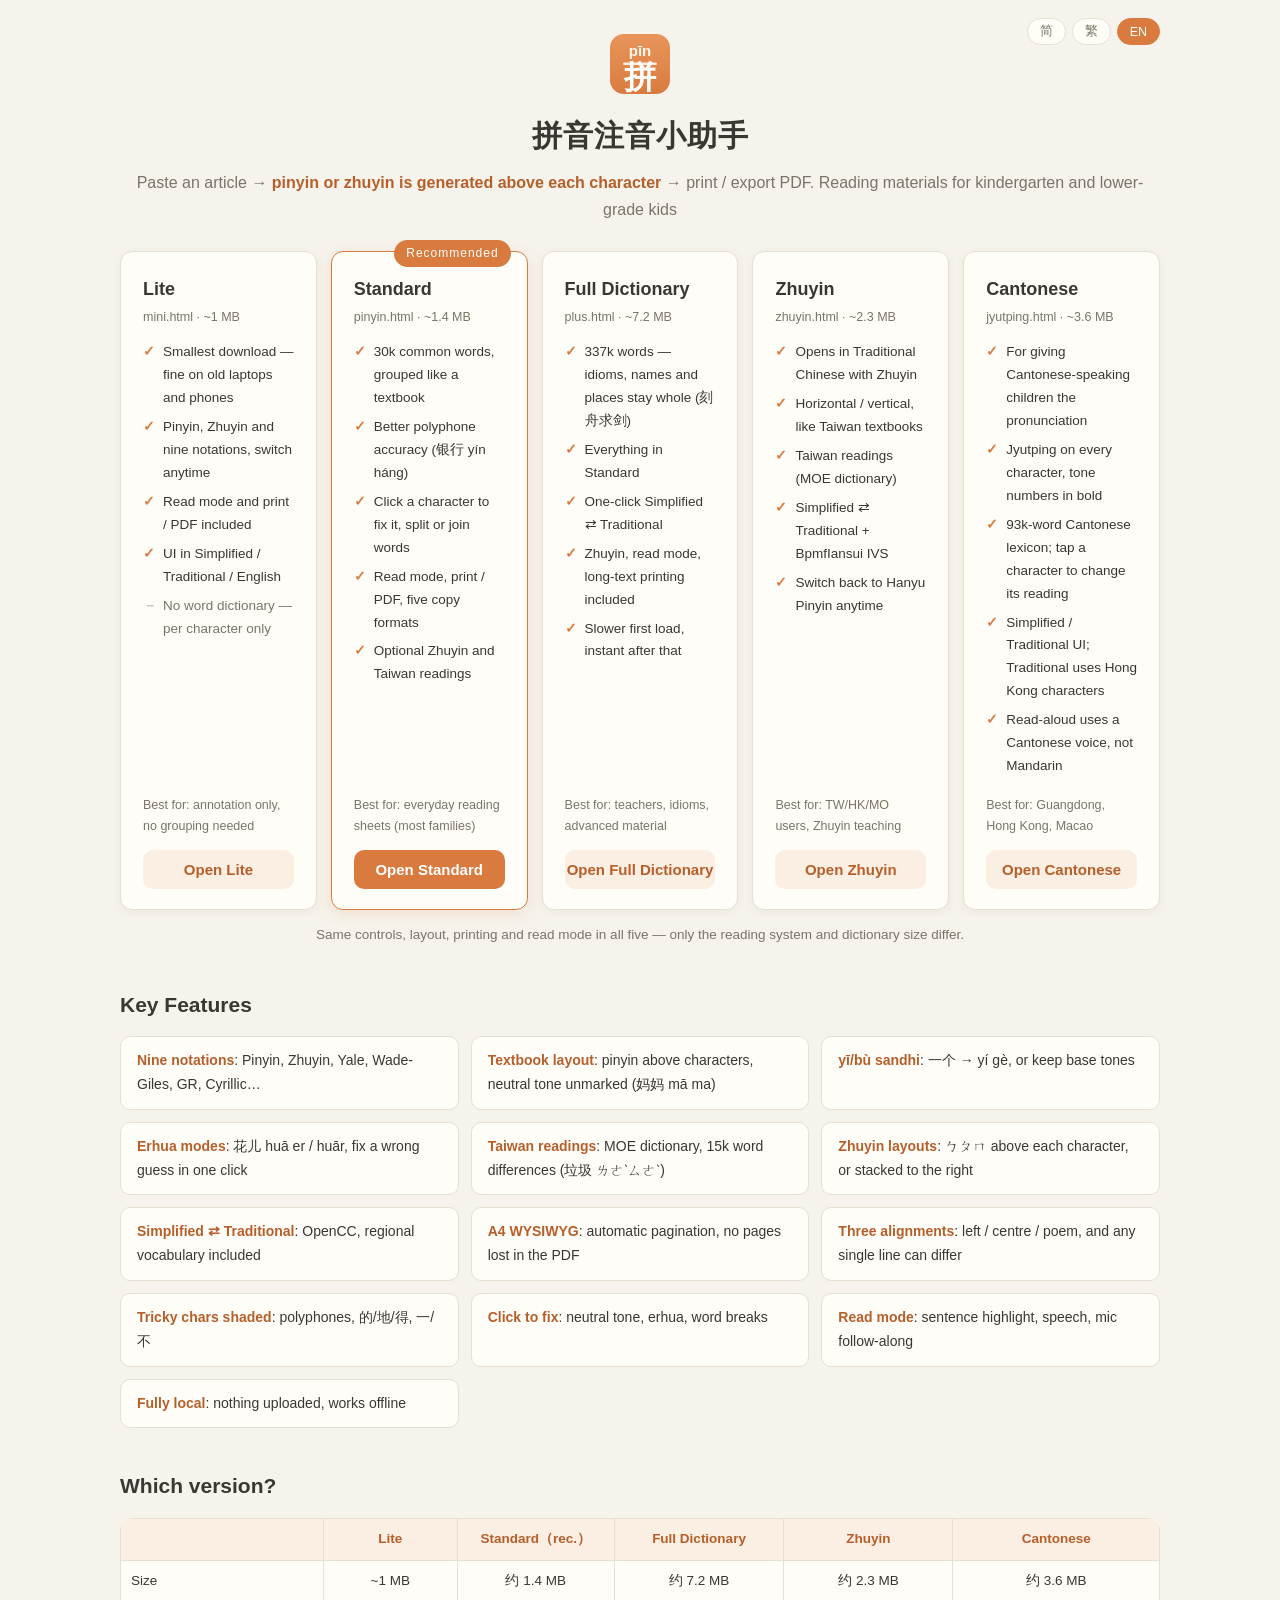
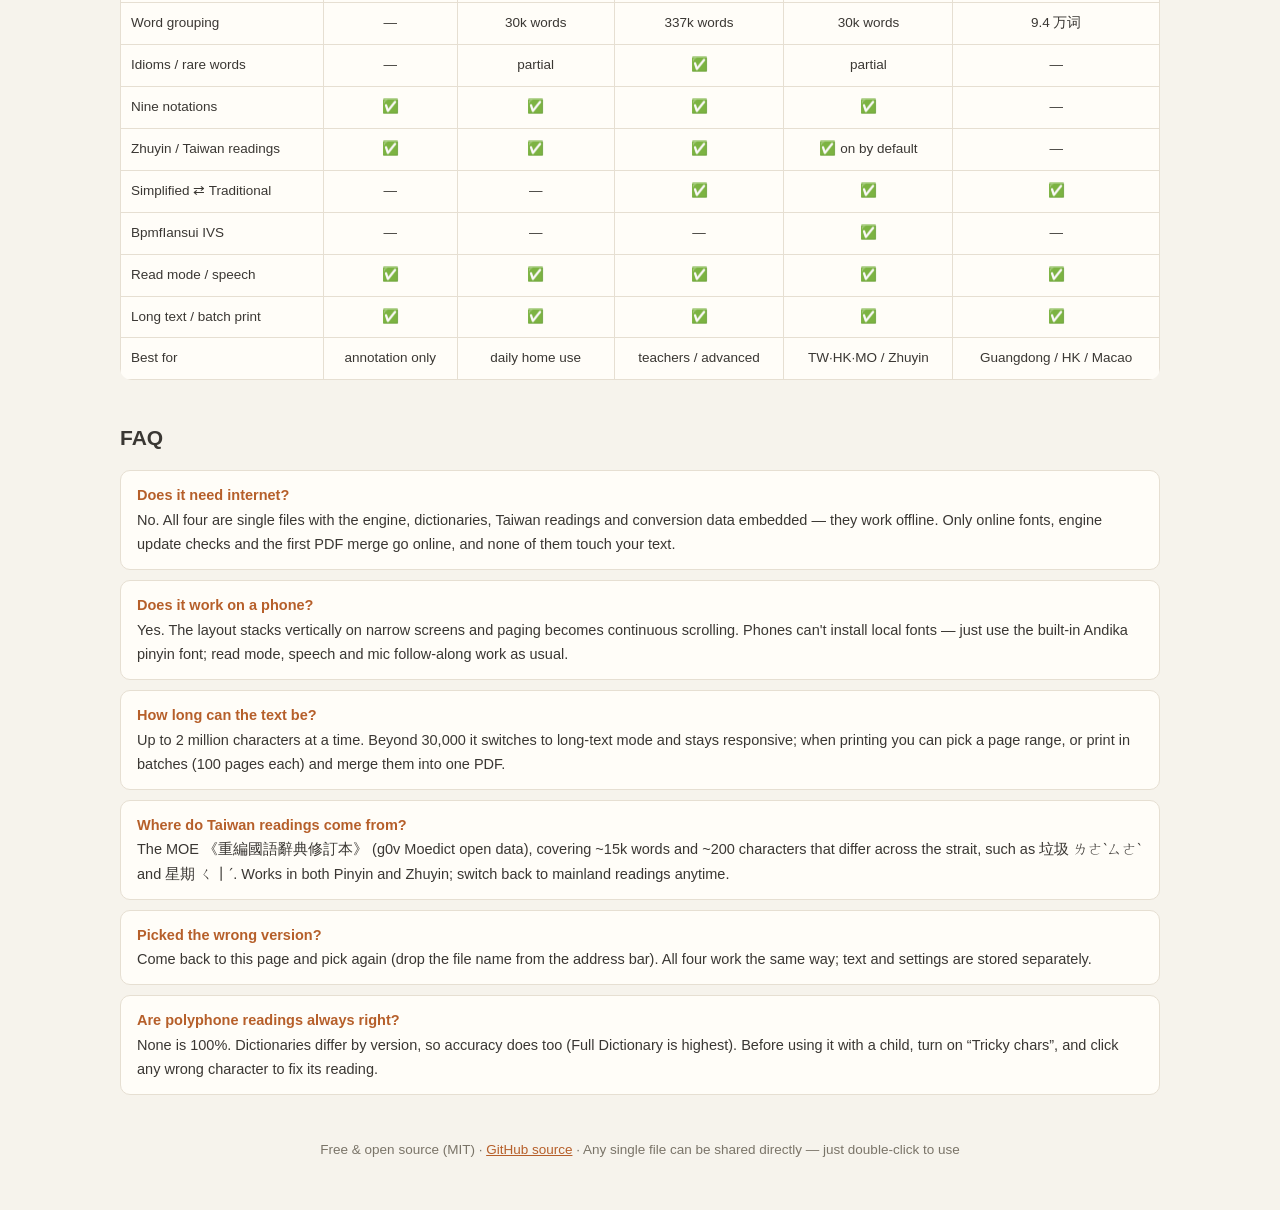
<file: index.html>
<!DOCTYPE html>
<html lang="zh-CN">
<head>
<meta charset="UTF-8">
<meta name="viewport" content="width=device-width, initial-scale=1.0">
<title>拼音注音小助手 - 一键给文章加拼音/注音，教材式注音排版工具</title>
<meta name="description" content="把文章一键转成汉字上方带拼音或注音的读物：教材式排版、一/不变调、轻声儿化自动处理、台湾读音与注音符号（ㄅㄆㄇ，横排/直排）、OpenCC 简繁转换、A4 分页打印导出，纯本地运行离线可用。提供轻量版 / 主线版 / 完整词典版 / 注音版 / 粤语版五个版本。">
<meta name="keywords" content="拼音注音,汉字加拼音,注音工具,拼音排版,儿童拼音读物,一不变调,轻声,儿化音,注音符号,ㄅㄆㄇ,台湾读音,简繁转换,粤语拼音,粤拼,Jyutping,A4打印,离线工具">
<link rel="canonical" href="https://pinyin-annotator.tjsky.net/">
<meta property="og:title" content="拼音注音小助手 - 一键给文章加拼音/注音">
<meta property="og:description" content="教材式上下拼音排版，一/不变调、轻声、儿化按教材习惯自动处理，台湾读音与注音符号、简繁转换，A4 分页打印导出，纯本地离线可用。五个版本按需选择。">
<meta property="og:type" content="website">
<meta property="og:url" content="https://pinyin-annotator.tjsky.net/">
<link rel="icon" type="image/svg+xml" href="data:image/svg+xml,%3Csvg xmlns='http://www.w3.org/2000/svg' viewBox='0 0 64 64'%3E%3Cdefs%3E%3ClinearGradient id='g' x1='0' y1='0' x2='0' y2='1'%3E%3Cstop offset='0' stop-color='%23e8955a'/%3E%3Cstop offset='1' stop-color='%23d97b3f'/%3E%3C/linearGradient%3E%3C/defs%3E%3Crect x='2' y='2' width='60' height='60' rx='14' fill='url(%23g)'/%3E%3Ctext x='32' y='24' text-anchor='middle' font-family='Arial,sans-serif' font-size='15' font-weight='700' fill='%23fff7ec'%3Ep%C4%ABn%3C/text%3E%3Crect x='15' y='30.5' width='34' height='2.5' rx='1.25' fill='%23ffffff' opacity='.85'/%3E%3Ctext x='32' y='56' text-anchor='middle' font-family='KaiTi,STKaiti,SimSun,serif' font-size='32' font-weight='700' fill='%23ffffff'%3E%E6%8B%BC%3C/text%3E%3C/svg%3E">
<script type="application/ld+json">
{
  "@context": "https://schema.org",
  "@type": "WebApplication",
  "name": "拼音注音小助手",
  "url": "https://pinyin-annotator.tjsky.net/",
  "applicationCategory": "UtilitiesApplication",
  "operatingSystem": "Any (web browser)",
  "description": "把文章一键转成汉字上方带拼音或注音的读物：教材式排版、一/不变调、轻声儿化自动处理、台湾读音与注音符号、粤语拼音（粤拼）、简繁转换、A4 分页打印导出，纯本地运行离线可用。",
  "offers": { "@type": "Offer", "price": "0", "priceCurrency": "CNY" },
  "featureList": "教材式上下拼音排版,一/不变调开关,轻声自动不标调,儿化音双模式,智能中文分词,单字手动改读音,易错点高亮,台湾读音(臺灣《重編國語辭典修訂本》),注音符号ㄅㄆㄇ(横排/直排),简繁转换OpenCC,A4 自动分页与打印导出,阅读模式,四种复制格式,三档对齐(左对齐/居中/诗词),粤语拼音(粤拼 Jyutping),离线可用",
  "isAccessibleForFree": true
}
</script>
<style>
  :root {
    --bg: #f6f3ec;
    --paper: #fffdf8;
    --ink: #3a3733;
    --ink-soft: #7a7468;
    --line: #e6dfd2;
    --accent: #d97b3f;
    --accent-dark: #b65f2a;
    --accent-light: #fbeee2;
    --radius: 12px;
  }
  * { box-sizing: border-box; margin: 0; padding: 0; }
  body {
    font-family: "Microsoft YaHei", "PingFang SC", "Microsoft JhengHei", sans-serif;
    background: var(--bg);
    color: var(--ink);
    line-height: 1.7;
    min-height: 100vh;
  }
  .wrap { max-width: 1080px; margin: 0 auto; padding: 32px 20px 48px; }
  /* 界面语言切换（右上角） */
  #lang-sw { position: absolute; top: 18px; right: 20px; display: flex; gap: 6px; }
  #lang-sw button {
    border: 1px solid var(--line); background: var(--paper); color: var(--ink-soft);
    border-radius: 999px; padding: 4px 12px; font-size: 12.5px; cursor: pointer;
  }
  #lang-sw button.on { background: var(--accent); border-color: var(--accent); color: #fff; }
  header.hero { text-align: center; margin-bottom: 28px; }
  header.hero .logo { width: 64px; height: 64px; border-radius: 14px; vertical-align: -14px; }
  header.hero h1 { font-size: 30px; margin-top: 14px; letter-spacing: 1px; }
  header.hero p.tagline { color: var(--ink-soft); margin-top: 8px; font-size: 16px; }
  header.hero p.tagline b { color: var(--accent-dark); }

  /* 老用户记忆跳转条 */
  #resume {
    max-width: 640px; margin: 0 auto 24px; background: var(--paper);
    border: 1px solid var(--line); border-radius: var(--radius);
    padding: 16px 20px; display: flex; align-items: center; gap: 14px; flex-wrap: wrap;
    box-shadow: 0 2px 10px rgba(90,70,40,.06);
  }
  #resume[hidden] { display: none; }
  #resume .msg { flex: 1; min-width: 200px; }
  #resume .msg b { color: var(--accent-dark); }
  #resume button {
    border: 1px solid var(--accent); background: var(--accent); color: #fff;
    border-radius: 8px; padding: 7px 16px; font-size: 14px; cursor: pointer;
  }
  #resume button.ghost { background: transparent; color: var(--accent-dark); }

  /* 版本卡片 */
  .cards { display: grid; grid-template-columns: repeat(5, 1fr); gap: 14px; margin-bottom: 12px; }
  @media (max-width: 1100px) { .cards { grid-template-columns: repeat(3, 1fr); } }
  @media (max-width: 760px) { .cards { grid-template-columns: 1fr 1fr; } }
  @media (max-width: 560px) { .cards { grid-template-columns: 1fr; } }
  .card {
    background: var(--paper); border: 1px solid var(--line); border-radius: var(--radius);
    padding: 22px 22px 20px; position: relative; display: flex; flex-direction: column;
    box-shadow: 0 2px 10px rgba(90,70,40,.06);
  }
  .card.reco { border-color: var(--accent); box-shadow: 0 4px 16px rgba(217,123,63,.16); }
  .badge {
    position: absolute; top: -12px; right: 16px; background: var(--accent); color: #fff;
    font-size: 12px; padding: 3px 12px; border-radius: 999px; letter-spacing: 1px;
  }
  .card h2 { font-size: 18px; margin-bottom: 2px; }
  .card .file { color: var(--ink-soft); font-size: 12.5px; margin-bottom: 10px; }
  .card ul { list-style: none; margin: 0 0 14px; flex: 1; }
  .card li { padding: 3px 0 3px 20px; position: relative; font-size: 13.5px; color: var(--ink); }
  .card li::before { content: "✓"; position: absolute; left: 0; color: var(--accent); font-weight: 700; }
  .card li.dim::before { content: "－"; color: #c9c2b4; }
  .card li.dim { color: var(--ink-soft); }
  .card .size { font-size: 12.5px; color: var(--ink-soft); margin-bottom: 12px; }
  .card .go {
    display: block; text-align: center; text-decoration: none;
    background: var(--accent); color: #fff; border: none; border-radius: 10px;
    padding: 11px 0; font-size: 15px; font-weight: 600; cursor: pointer; width: 100%;
  }
  .card .go:hover { background: var(--accent-dark); }
  .card .go.plain { background: var(--accent-light); color: var(--accent-dark); }
  .card .go.plain:hover { background: #f6dfc9; }

  /* Plus 预取进度 */
  #progress {
    max-width: 640px; margin: 20px auto 0; background: var(--paper);
    border: 1px solid var(--line); border-radius: var(--radius); padding: 16px 20px;
  }
  #progress[hidden] { display: none; }
  #progress .bar { position: relative; height: 10px; background: var(--accent-light); border-radius: 999px; overflow: hidden; margin-top: 10px; }
  #progress .bar i { display: block; height: 100%; width: 0; background: var(--accent); border-radius: 999px; transition: width .15s; }
  /* 不确定进度：流动光带（准备中/无法获取进度时，避免看起来卡死在 0%） */
  #progress .bar.indet::after {
    content: ""; position: absolute; top: 0; left: -40%; width: 40%; height: 100%;
    background: linear-gradient(90deg, transparent, var(--accent), transparent);
    animation: indet-slide 1.1s linear infinite;
  }
  @keyframes indet-slide { to { left: 100%; } }
  #progress .txt { font-size: 13.5px; color: var(--ink-soft); }
  #progress .txt b { color: var(--accent-dark); }

  /* 通用区块 */
  section { margin-top: 40px; }
  section > h2 { font-size: 21px; margin-bottom: 14px; }
  .feat { display: grid; grid-template-columns: repeat(3, 1fr); gap: 12px; }
  @media (max-width: 860px) { .feat { grid-template-columns: 1fr 1fr; } }
  @media (max-width: 560px) { .feat { grid-template-columns: 1fr; } }
  .feat div { background: var(--paper); border: 1px solid var(--line); border-radius: 10px; padding: 12px 16px; font-size: 14px; }
  .feat b { color: var(--accent-dark); }
  table { width: 100%; border-collapse: collapse; background: var(--paper); border-radius: var(--radius); overflow: hidden; font-size: 13.5px; }
  th, td { border: 1px solid var(--line); padding: 9px 10px; text-align: center; }
  th { background: var(--accent-light); color: var(--accent-dark); font-weight: 600; }
  td:first-child, th:first-child { text-align: left; }
  .faq div { background: var(--paper); border: 1px solid var(--line); border-radius: 10px; padding: 12px 16px; margin-bottom: 10px; font-size: 14.5px; }
  .faq b { color: var(--accent-dark); }
  .same-note { text-align: center; color: var(--ink-soft); font-size: 13.5px; margin-top: 14px; }
  .tbl-wrap { overflow-x: auto; -webkit-overflow-scrolling: touch; }
  .tbl-wrap table { min-width: 560px; }
  footer { margin-top: 44px; text-align: center; color: var(--ink-soft); font-size: 13.5px; }
  footer a { color: var(--accent-dark); }
</style>
<!--analytics--><script>(function(){if(location.protocol==="file:")return;var s=document.createElement("script");s.defer=1;s.src="https://ana.tjsky.net/main.js";s.setAttribute("data-website-id","e374fa27-fdaa-4c61-a7f1-4e13b8de767c");document.head.appendChild(s)})()</script></head>
<body>
<div class="wrap" style="position:relative;">
  <div id="lang-sw" role="group" aria-label="Language">
    <button type="button" data-lang="cn" class="on">简</button>
    <button type="button" data-lang="tw">繁</button>
    <button type="button" data-lang="en">EN</button>
  </div>
  <header class="hero">
    <svg class="logo" xmlns="http://www.w3.org/2000/svg" viewBox="0 0 64 64" aria-hidden="true"><defs><linearGradient id="g" x1="0" y1="0" x2="0" y2="1"><stop offset="0" stop-color="#e8955a"/><stop offset="1" stop-color="#d97b3f"/></linearGradient></defs><rect x="2" y="2" width="60" height="60" rx="14" fill="url(#g)"/><text x="32" y="24" text-anchor="middle" font-family="Arial,sans-serif" font-size="15" font-weight="700" fill="#fff7ec">pīn</text><rect x="15" y="30.5" width="34" height="2.5" rx="1.25" fill="#ffffff" opacity=".85"/><text x="32" y="56" text-anchor="middle" font-family="KaiTi,STKaiti,SimSun,serif" font-size="32" font-weight="700" fill="#ffffff">拼</text></svg>
    <h1 data-i18n="hd.title">拼音注音小助手</h1>
    <p class="tagline" data-i18n="hd.tagline">粘贴文章 → <b>汉字上方自动生成拼音 / 注音</b> → 打印 / 导出 PDF，专为幼儿园到小学低年级的孩子做朗读材料</p>
  </header>

  <div id="resume" hidden>
    <span class="msg"><span data-i18n="resume.used">上次使用：</span><b id="resume-name"></b>，<b id="resume-sec">3</b> <span data-i18n="resume.auto">秒后自动进入</span></span>
    <button id="resume-go" type="button" data-i18n="resume.go">立即进入</button>
    <button id="resume-cancel" type="button" class="ghost" data-i18n="resume.cancel">换个版本</button>
  </div>

  <div class="cards">
    <div class="card" id="card-mini">
      <h2 data-i18n="v.mini.name">轻量版</h2>
      <p class="file">mini.html · <span data-i18n="v.mini.size">约 1 MB</span></p>
      <ul>
        <li data-i18n="v.mini.li1">体积最小，老电脑、旧手机也带得动</li>
        <li data-i18n="v.mini.li2">拼音、注音、九种写法随便切</li>
        <li data-i18n="v.mini.li3">阅读模式、打印 PDF 一样不少</li>
        <li data-i18n="v.mini.li4">界面简 / 繁 / EN 可切换</li>
        <li class="dim" data-i18n="v.mini.li5">没有词组词典，只能逐字注音</li>
      </ul>
      <p class="size" data-i18n="v.mini.fit">适合：只要能注音排版，不挑分词</p>
      <button class="go plain" data-ver="mini" data-i18n="v.mini.go">打开轻量版</button>
    </div>

    <div class="card reco" id="card-pinyin">
      <span class="badge" data-i18n="v.badge">推荐</span>
      <h2 data-i18n="v.pinyin.name">主线版</h2>
      <p class="file">pinyin.html · <span data-i18n="v.pinyin.size">约 1.4 MB</span></p>
      <ul>
        <li data-i18n="v.pinyin.li1">3 万常用词，按词连排更像课本</li>
        <li data-i18n="v.pinyin.li2">多音字更准（银行 yín háng）</li>
        <li data-i18n="v.pinyin.li3">点字改读音、手动断词</li>
        <li data-i18n="v.pinyin.li4">阅读模式、打印 PDF、五种复制</li>
        <li data-i18n="v.pinyin.li5">可切注音符号与台湾读音</li>
      </ul>
      <p class="size" data-i18n="v.pinyin.fit">适合：日常给孩子做朗读材料（多数家庭够用）</p>
      <button class="go" data-ver="pinyin" data-i18n="v.pinyin.go">打开主线版</button>
    </div>

    <div class="card" id="card-plus">
      <h2 data-i18n="v.plus.name">完整词典版</h2>
      <p class="file">plus.html · <span data-i18n="v.plus.size">约 7.2 MB</span></p>
      <ul>
        <li data-i18n="v.plus.li1">33.7 万词，成语人名地名整词排（刻舟求剑）</li>
        <li data-i18n="v.plus.li2">含主线版全部功能</li>
        <li data-i18n="v.plus.li3">简 ⇄ 繁一键转换</li>
        <li data-i18n="v.plus.li4">注音、阅读模式、长文打印都在</li>
        <li data-i18n="v.plus.li5">首次加载慢一点，之后浏览器缓存秒开</li>
      </ul>
      <p class="size" data-i18n="v.plus.fit">适合：老师做成语 / 进阶教材</p>
      <button class="go plain" data-ver="plus" data-i18n="v.plus.go">打开完整词典版</button>
    </div>

    <div class="card" id="card-zhuyin">
      <h2 data-i18n="v.zhuyin.name">注音版</h2>
      <p class="file">zhuyin.html · <span data-i18n="v.zhuyin.size">约 2.3 MB</span></p>
      <ul>
        <li data-i18n="v.zhuyin.li1">打开就是繁体界面 + 注音符号</li>
        <li data-i18n="v.zhuyin.li2">横排 / 直排，像台湾课本</li>
        <li data-i18n="v.zhuyin.li3">台湾读音（教育部《重編國語辭典修訂本》）</li>
        <li data-i18n="v.zhuyin.li4">简 ⇄ 繁转换 + 注音芫荽 IVS</li>
        <li data-i18n="v.zhuyin.li5">也能切回汉语拼音</li>
      </ul>
      <p class="size" data-i18n="v.zhuyin.fit">适合：港澳台用户、注音教学</p>
      <button class="go plain" data-ver="zhuyin" data-i18n="v.zhuyin.go">打开注音版</button>
    </div>
    <div class="card" id="card-jyutping">
      <h2 data-i18n="v.jyut.name">粤语版</h2>
      <p class="file">jyutping.html · <span data-i18n="v.jyut.size">约 3.6 MB</span></p>
      <ul>
        <li data-i18n="v.jyut.li1">给粤语母语的孩子标读音</li>
        <li data-i18n="v.jyut.li2">每个字标粤拼，调号加粗好认</li>
        <li data-i18n="v.jyut.li3">9.4 万粤语词表定音，多音字可点着改</li>
        <li data-i18n="v.jyut.li4">简体 / 繁体界面，繁体用香港用字</li>
        <li data-i18n="v.jyut.li5">朗读用粤语语音，不用国语代读</li>
      </ul>
      <p class="size" data-i18n="v.jyut.fit">适合：广东、香港、澳门</p>
      <button class="go plain" data-ver="jyutping" data-i18n="v.jyut.go">打开粤语版</button>
    </div>
  </div>

  <p class="same-note" data-i18n="v.same">五个版本的操作、排版、打印、阅读模式完全一样，只差读音体系和词典大小。</p>

  <div id="progress" hidden>
    <span class="txt" id="prog-txt"></span>
    <div class="bar indet" id="prog-barwrap"><i id="prog-bar"></i></div>
  </div>

  <section>
    <h2 data-i18n="sec.feat">核心功能</h2>
    <div class="feat">
      <div data-i18n="f.1"><b>九种音标</b>：汉语拼音、注音、耶鲁、威妥玛、国罗、西里尔…随时换</div>
      <div data-i18n="f.2"><b>教材式排版</b>：拼音在字上方，轻声自动不标调（妈妈 mā ma）</div>
      <div data-i18n="f.3"><b>一 / 不变调</b>：一个 → yí gè，也可切回本调</div>
      <div data-i18n="f.4"><b>儿化双模式</b>：花儿 huā er / huār，判错点一下就改</div>
      <div data-i18n="f.5"><b>台湾读音</b>：教育部辞典 1.5 万词差异，垃圾 ㄌㄜˋㄙㄜˋ</div>
      <div data-i18n="f.6"><b>注音横直排</b>：ㄅㄆㄇ 标在字上方，或竖排在字右侧</div>
      <div data-i18n="f.7"><b>简繁转换</b>：OpenCC 双向，连地区用词一起转</div>
      <div data-i18n="f.8"><b>A4 所见即所印</b>：自动分页，导出 PDF 不缺页</div>
      <div data-i18n="f.13"><b>对齐三档</b>：左对齐 / 居中 / 诗词，标题那行能单独调</div>
      <div data-i18n="f.9"><b>易错字标色</b>：多音字、的 / 地 / 得、一 / 不 加底色</div>
      <div data-i18n="f.10"><b>点字改音</b>：轻声、儿化、断词都能手动调</div>
      <div data-i18n="f.11"><b>阅读模式</b>：逐句高亮、朗读、麦克风跟读</div>
      <div data-i18n="f.12"><b>纯本地</b>：文章不上传，断网双击就能用</div>
    </div>
  </section>

  <section>
    <h2 data-i18n="sec.cmp">五个版本怎么选</h2>
    <div class="tbl-wrap">
    <table>
      <tr>
        <th></th>
        <th data-i18n="t.mini">轻量版</th>
        <th><span data-i18n="t.pinyin">主线版</span>（<span data-i18n="t.reco">推荐</span>）</th>
        <th data-i18n="t.plus">完整词典版</th>
        <th data-i18n="t.zhuyin">注音版</th>
        <th data-i18n="t.jyut">粤语版</th>
      </tr>
      <tr><td data-i18n="t.r1">体积</td><td data-i18n="t.r1v">约 1 MB</td><td>约 1.4 MB</td><td>约 7.2 MB</td><td>约 2.3 MB</td><td>约 3.6 MB</td></tr>
      <tr><td data-i18n="t.r3">按词连排</td><td>—</td><td data-i18n="t.r3v1">3 万词</td><td data-i18n="t.r3v2">33.7 万词</td><td data-i18n="t.r3v1">3 万词</td><td>9.4 万词</td></tr>
      <tr><td data-i18n="t.r4">成语 / 长尾词成词</td><td>—</td><td data-i18n="t.r4v">部分</td><td>✅</td><td data-i18n="t.r4v">部分</td><td>—</td></tr>
      <tr><td data-i18n="t.r8">九种音标</td><td>✅</td><td>✅</td><td>✅</td><td>✅</td><td>—</td></tr>
      <tr><td data-i18n="t.r5">注音符号 / 台湾读音</td><td>✅</td><td>✅</td><td>✅</td><td data-i18n="t.r5v">✅ 默认开</td><td>—</td></tr>
      <tr><td data-i18n="t.r6">简 ⇄ 繁转换</td><td>—</td><td>—</td><td>✅</td><td>✅</td><td>✅</td></tr>
      <tr><td data-i18n="t.r9">注音芫荽 IVS</td><td>—</td><td>—</td><td>—</td><td>✅</td><td>—</td></tr>
      <tr><td data-i18n="t.r10">阅读模式 / 朗读跟读</td><td>✅</td><td>✅</td><td>✅</td><td>✅</td><td>✅</td></tr>
      <tr><td data-i18n="t.r11">长文 / 分批打印</td><td>✅</td><td>✅</td><td>✅</td><td>✅</td><td>✅</td></tr>
      <tr><td data-i18n="t.r7">适合</td><td data-i18n="t.r7a">只要注音排版</td><td data-i18n="t.r7b">日常家用</td><td data-i18n="t.r7c">老师 / 进阶</td><td data-i18n="t.r7d">港澳台 / 注音</td><td data-i18n="t.r7e">广东 / 香港 / 澳门</td></tr>
    </table>
    </div>
  </section>

  <section class="faq">
    <h2 data-i18n="sec.faq">常见问题</h2>
    <div data-i18n="faq.1"><b>需要联网吗？</b><br>不用。五个版本都是单文件，拼音引擎、词典、台湾读音表、简繁转换数据全部内嵌，断网双击就能用。只有在线字体、检查引擎更新、第一次合并 PDF 需要联网，都不碰你的文章。</div>
    <div data-i18n="faq.2"><b>手机上能用吗？</b><br>能，界面会跟着屏幕宽度自动改成上下排列，翻页变成连续滑动。手机上装不了本地字体，用内置的 Andika 拼音字体就行；阅读模式的朗读和跟读也照常可用。</div>
    <div data-i18n="faq.3"><b>文章能放多长？</b><br>单次最多 200 万字。超过 3 万字会自动进入长文模式，边排版边看、不卡界面；打印时可以选页码范围，也可以分批打印（每批 100 页）再合成一个 PDF。</div>
    <div data-i18n="faq.4"><b>台湾读音从哪来？</b><br>教育部《重編國語辭典修訂本》（g0v 萌典开放数据），覆盖约 1.5 万个两岸读音不同的词和近 200 个字，比如垃圾 ㄌㄜˋㄙㄜˋ、星期 ㄑ丨ˊ。拼音和注音模式都生效，随时能切回普通话读音。</div>
    <div data-i18n="faq.5"><b>选错了版本怎么办？</b><br>回到这一页换就行（地址栏去掉文件名回车）。五个版本的操作完全一样，输入的文章和设置各自独立保存。</div>
    <div data-i18n="faq.6"><b>多音字能全对吗？</b><br>都做不到 100%，各版本词典不同，准确率也不同（完整词典版最高）。给孩子用之前，勾上「易错字」过一遍，发现错了点那个字就能改读音。</div>
  </section>

  <footer>
    <span data-i18n="ft.1">开源免费（MIT）</span> · <a href="https://github.com/tjsky/pinyin-annotator" rel="noopener" data-i18n="ft.2">GitHub 源码</a> · <span data-i18n="ft.3">也可以把任一版本文件直接发给别人，双击即用</span>
  </footer>
</div>

<script>
/* ===== i18n：简 / 繁 / EN（简体为静态源语言；与工具页共用 py-lang 记忆）===== */
var I18N = {
  tw: {
    "doc.title": "拼音注音小助手 - 一鍵給文章加拼音或注音，教材式注音排版工具",
    "hd.title": "拼音注音小助手",
    "hd.tagline": "貼上文章 → <b>漢字上方自動生成拼音 / 注音</b> → 列印 / 匯出 PDF，專為幼兒園到小學低年級的孩子做朗讀教材",
    "resume.used": "上次使用：", "resume.auto": "秒後自動進入",
    "resume.go": "立即進入", "resume.cancel": "換個版本",
    "v.badge": "推薦",
    "v.mini.name": "輕量版", "v.mini.size": "約 1 MB", "v.mini.go": "開啟輕量版",
    "v.mini.li1": "體積最小，舊電腦、舊手機也帶得動", "v.mini.li2": "拼音、注音、九種寫法隨便切",
    "v.mini.li3": "閱讀模式、列印 PDF 一樣不少", "v.mini.li4": "介面簡 / 繁 / EN 可切換",
    "v.mini.li5": "沒有詞組詞典，只能逐字注音", "v.mini.fit": "適合：只要能注音排版，不挑分詞",
    "v.pinyin.name": "主線版", "v.pinyin.size": "約 1.4 MB", "v.pinyin.go": "開啟主線版",
    "v.pinyin.li1": "3 萬常用詞，按詞連排更像課本", "v.pinyin.li2": "多音字更準（銀行 yín háng）",
    "v.pinyin.li3": "點字改讀音、手動斷詞",
    "v.pinyin.li4": "閱讀模式、列印 PDF、五種複製", "v.pinyin.li5": "可切注音符號與臺灣讀音",
    "v.pinyin.fit": "適合：日常給孩子做朗讀教材（多數家庭夠用）",
    "v.plus.name": "完整詞典版", "v.plus.size": "約 7.2 MB", "v.plus.go": "開啟完整詞典版",
    "v.plus.li1": "33.7 萬詞，成語人名地名整詞排（刻舟求劍）", "v.plus.li2": "含主線版全部功能",
    "v.plus.li3": "簡 ⇄ 繁一鍵轉換",
    "v.plus.li4": "注音、閱讀模式、長文列印都在", "v.plus.li5": "首次載入慢一點，之後瀏覽器快取秒開",
    "v.plus.fit": "適合：老師做成語 / 進階教材",
    "v.zhuyin.name": "注音版", "v.zhuyin.size": "約 2.3 MB", "v.zhuyin.go": "開啟注音版",
    "v.zhuyin.li1": "開啟就是繁體介面 + 注音符號", "v.zhuyin.li2": "橫排 / 直排，像臺灣課本",
    "v.zhuyin.li3": "臺灣讀音（教育部《重編國語辭典修訂本》）", "v.zhuyin.li4": "簡 ⇄ 繁轉換 + 注音芫荽 IVS",
    "v.zhuyin.li5": "也能切回漢語拼音",
    "v.jyut.name": "粵語版", "v.jyut.size": "約 3.6 MB", "v.jyut.go": "開啟粵語版",
    "v.jyut.li1": "給粵語母語的孩子標讀音",
    "v.jyut.li2": "每個字標粵拼，調號加粗易認",
    "v.jyut.li3": "9.4 萬粵語詞表定音，多音字可點着改",
    "v.jyut.li4": "簡體 / 繁體介面，繁體用香港用字",
    "v.jyut.li5": "朗讀用粵語語音，不用國語代讀",
    "v.jyut.fit": "適合：廣東、香港、澳門",
    "v.zhuyin.fit": "適合：港澳台使用者、注音教學",
    "sec.feat": "核心功能", "sec.cmp": "五個版本怎麼選", "sec.faq": "常見問題",
    "f.1": "<b>九種音標</b>：漢語拼音、注音、耶魯、威妥瑪、國羅、西里爾…隨時換",
    "f.2": "<b>教材式排版</b>：拼音在字上方，輕聲自動不標調（媽媽 mā ma）",
    "f.3": "<b>一 / 不變調</b>：一個 → yí gè，也可切回本調",
    "f.4": "<b>兒化雙模式</b>：花兒 huā er / huār，判錯點一下就改",
    "f.5": "<b>臺灣讀音</b>：教育部辭典 1.5 萬詞差異，垃圾 ㄌㄜˋㄙㄜˋ",
    "f.6": "<b>注音橫直排</b>：ㄅㄆㄇ 標在字上方，或豎排在字右側",
    "f.7": "<b>簡繁轉換</b>：OpenCC 雙向，連地區用詞一起轉",
    "f.8": "<b>A4 所見即所印</b>：自動分頁，匯出 PDF 不缺頁",
    "f.13": "<b>對齊三檔</b>：左對齊 / 置中 / 詩詞，標題那行能單獨調",
    "f.9": "<b>易錯字標色</b>：多音字、的 / 地 / 得、一 / 不 加底色",
    "t.mini": "輕量版", "t.pinyin": "主線版", "t.reco": "推薦",
    "t.plus": "完整詞典版", "t.zhuyin": "注音版", "t.jyut": "粵語版",
    "t.r1": "體積", "t.r1v": "約 1 MB", "t.r2": "逐字注音",
    "t.r3": "按詞連排", "t.r4": "成語 / 長尾詞成詞", "t.r4v": "部分",
    "t.r5": "注音符號 / 臺灣讀音", "t.r5v": "✅ 預設開",
    "t.r6": "簡 ⇄ 繁轉換", "t.r7": "適合",
    "t.r7a": "只要注音排版", "t.r7b": "日常家用", "t.r7c": "老師 / 進階", "t.r7d": "港澳台 / 注音",
    "t.r7e": "廣東 / 香港 / 澳門",
    "faq.1": "<b>需要連網嗎？</b><br>不用。五個版本都是單一檔案，拼音引擎、詞典、臺灣讀音表、簡繁轉換資料全部內嵌，斷網雙擊就能用。只有在線字型、檢查引擎更新、第一次合併 PDF 需要連網，都不碰你的文章。",
    "faq.2": "<b>手機上能用嗎？</b><br>能，介面會跟著螢幕寬度自動改成上下排列，翻頁變成連續滑動。手機裝不了本機字型，用內建的 Andika 拼音字型就行；閱讀模式的朗讀和跟讀也照常可用。",
    "faq.3": "<b>文章能放多長？</b><br>單次最多 200 萬字。超過 3 萬字會自動進入長文模式，邊排版邊看、不卡介面；列印時可以選頁碼範圍，也可以分批列印（每批 100 頁）再合成一個 PDF。",
    "faq.4": "<b>臺灣讀音從哪來？</b><br>教育部《重編國語辭典修訂本》（g0v 萌典開放資料），涵蓋約 1.5 萬個兩岸讀音不同的詞和近 200 個字，例如垃圾 ㄌㄜˋㄙㄜˋ、星期 ㄑ丨ˊ。拼音和注音模式都生效，隨時能切回普通話讀音。",
    "faq.5": "<b>選錯了版本怎麼辦？</b><br>回到這一頁換就好（網址列去掉檔名按 Enter）。五個版本的操作完全一樣，輸入的文章和設定各自獨立儲存。",
    "ft.1": "開源免費（MIT）", "ft.2": "GitHub 原始碼", "ft.3": "也可以把任一版本檔案直接傳給別人，雙擊即用",
    "prog.prep": "正在準備完整詞典版…（約 7.2 MB）", "prog.dl": "正在下載完整詞典版：<b>{p}%</b>（{a} / {t} MB），下載完成後自動進入…",
    "prog.recv": "正在下載完整詞典版：已接收 <b>{a}</b> / 約 7.2 MB…", "prog.stall": "正在下載完整詞典版…已接收 <b>{a}</b> / 約 7.2 MB",

    "v.same": "五個版本的操作、排版、列印、閱讀模式完全一樣，只差讀音體系和詞典大小。",
    "f.10": "<b>點字改音</b>：輕聲、兒化、斷詞都能手動調",
    "f.11": "<b>閱讀模式</b>：逐句高亮、朗讀、麥克風跟讀",
    "f.12": "<b>純本機</b>：文章不上傳，斷網雙擊就能用",
    "t.r3v1": "3 萬詞",
    "t.r3v2": "33.7 萬詞",
    "t.r8": "九種音標",
    "t.r9": "注音芫荽 IVS",
    "t.r10": "閱讀模式 / 朗讀跟讀",
    "t.r11": "長文 / 分批列印",
    "faq.6": "<b>多音字能全對嗎？</b><br>都做不到 100%，各版本詞典不同，準確率也不同（完整詞典版最高）。給孩子用之前，勾上「易錯字」過一遍，發現錯了點那個字就能改讀音。",
  },
  en: {
    "doc.title": "Pinyin & Zhuyin Annotator - Add pinyin or zhuyin above Chinese characters, textbook style",
    "hd.title": "拼音注音小助手",
    "hd.tagline": "Paste an article → <b>pinyin or zhuyin is generated above each character</b> → print / export PDF. Reading materials for kindergarten and lower-grade kids",
    "resume.used": "Last used: ", "resume.auto": "s — entering automatically",
    "resume.go": "Enter now", "resume.cancel": "Pick another",
    "v.badge": "Recommended",
    "v.mini.name": "Lite", "v.mini.size": "~1 MB", "v.mini.go": "Open Lite",
    "v.mini.li1": "Smallest download — fine on old laptops and phones", "v.mini.li2": "Pinyin, Zhuyin and nine notations, switch anytime",
    "v.mini.li3": "Read mode and print / PDF included", "v.mini.li4": "UI in Simplified / Traditional / English",
    "v.mini.li5": "No word dictionary — per character only", "v.mini.fit": "Best for: annotation only, no grouping needed",
    "v.pinyin.name": "Standard", "v.pinyin.size": "~1.4 MB", "v.pinyin.go": "Open Standard",
    "v.pinyin.li1": "30k common words, grouped like a textbook", "v.pinyin.li2": "Better polyphone accuracy (银行 yín háng)",
    "v.pinyin.li3": "Click a character to fix it, split or join words",
    "v.pinyin.li4": "Read mode, print / PDF, five copy formats",
    "v.pinyin.li5": "Optional Zhuyin and Taiwan readings",
    "v.pinyin.fit": "Best for: everyday reading sheets (most families)",
    "v.plus.name": "Full Dictionary", "v.plus.size": "~7.2 MB", "v.plus.go": "Open Full Dictionary",
    "v.plus.li1": "337k words — idioms, names and places stay whole (刻舟求剑)", "v.plus.li2": "Everything in Standard",
    "v.plus.li3": "One-click Simplified ⇄ Traditional",
    "v.plus.li4": "Zhuyin, read mode, long-text printing included",
    "v.plus.li5": "Slower first load, instant after that",
    "v.plus.fit": "Best for: teachers, idioms, advanced material",
    "v.zhuyin.name": "Zhuyin", "v.zhuyin.size": "~2.3 MB", "v.zhuyin.go": "Open Zhuyin",
    "v.zhuyin.li1": "Opens in Traditional Chinese with Zhuyin",
    "v.zhuyin.li2": "Horizontal / vertical, like Taiwan textbooks",
    "v.zhuyin.li3": "Taiwan readings (MOE dictionary)",
    "v.zhuyin.li4": "Simplified ⇄ Traditional + BpmfIansui IVS",
    "v.zhuyin.li5": "Switch back to Hanyu Pinyin anytime",
    "v.jyut.name": "Cantonese", "v.jyut.size": "~3.6 MB", "v.jyut.go": "Open Cantonese",
    "v.jyut.li1": "For giving Cantonese-speaking children the pronunciation",
    "v.jyut.li2": "Jyutping on every character, tone numbers in bold",
    "v.jyut.li3": "93k-word Cantonese lexicon; tap a character to change its reading",
    "v.jyut.li4": "Simplified / Traditional UI; Traditional uses Hong Kong characters",
    "v.jyut.li5": "Read-aloud uses a Cantonese voice, not Mandarin",
    "v.jyut.fit": "Best for: Guangdong, Hong Kong, Macao",
    "v.zhuyin.fit": "Best for: TW/HK/MO users, Zhuyin teaching",
    "sec.feat": "Key Features", "sec.cmp": "Which version?", "sec.faq": "FAQ",
    "f.1": "<b>Nine notations</b>: Pinyin, Zhuyin, Yale, Wade-Giles, GR, Cyrillic…",
    "f.2": "<b>Textbook layout</b>: pinyin above characters, neutral tone unmarked (妈妈 mā ma)",
    "f.3": "<b>yī/bù sandhi</b>: 一个 → yí gè, or keep base tones",
    "f.4": "<b>Erhua modes</b>: 花儿 huā er / huār, fix a wrong guess in one click",
    "f.5": "<b>Taiwan readings</b>: MOE dictionary, 15k word differences (垃圾 ㄌㄜˋㄙㄜˋ)",
    "f.6": "<b>Zhuyin layouts</b>: ㄅㄆㄇ above each character, or stacked to the right",
    "f.7": "<b>Simplified ⇄ Traditional</b>: OpenCC, regional vocabulary included",
    "f.8": "<b>A4 WYSIWYG</b>: automatic pagination, no pages lost in the PDF",
    "f.13": "<b>Three alignments</b>: left / centre / poem, and any single line can differ",
    "f.9": "<b>Tricky chars shaded</b>: polyphones, 的/地/得, 一/不",
    "t.mini": "Lite", "t.pinyin": "Standard", "t.reco": "rec.",
    "t.plus": "Full Dictionary", "t.zhuyin": "Zhuyin", "t.jyut": "Cantonese",
    "t.r1": "Size", "t.r1v": "~1 MB", "t.r2": "Per-character pinyin",
    "t.r3": "Word grouping", "t.r4": "Idioms / rare words", "t.r4v": "partial",
    "t.r5": "Zhuyin / Taiwan readings", "t.r5v": "✅ on by default",
    "t.r6": "Simplified ⇄ Traditional", "t.r7": "Best for",
    "t.r7a": "annotation only", "t.r7b": "daily home use", "t.r7c": "teachers / advanced", "t.r7d": "TW·HK·MO / Zhuyin",
    "t.r7e": "Guangdong / HK / Macao",
    "faq.1": "<b>Does it need internet?</b><br>No. All four are single files with the engine, dictionaries, Taiwan readings and conversion data embedded — they work offline. Only online fonts, engine update checks and the first PDF merge go online, and none of them touch your text.",
    "faq.2": "<b>Does it work on a phone?</b><br>Yes. The layout stacks vertically on narrow screens and paging becomes continuous scrolling. Phones can't install local fonts — just use the built-in Andika pinyin font; read mode, speech and mic follow-along work as usual.",
    "faq.3": "<b>How long can the text be?</b><br>Up to 2 million characters at a time. Beyond 30,000 it switches to long-text mode and stays responsive; when printing you can pick a page range, or print in batches (100 pages each) and merge them into one PDF.",
    "faq.4": "<b>Where do Taiwan readings come from?</b><br>The MOE 《重編國語辭典修訂本》 (g0v Moedict open data), covering ~15k words and ~200 characters that differ across the strait, such as 垃圾 ㄌㄜˋㄙㄜˋ and 星期 ㄑ丨ˊ. Works in both Pinyin and Zhuyin; switch back to mainland readings anytime.",
    "faq.5": "<b>Picked the wrong version?</b><br>Come back to this page and pick again (drop the file name from the address bar). All four work the same way; text and settings are stored separately.",
    "ft.1": "Free & open source (MIT)", "ft.2": "GitHub source", "ft.3": "Any single file can be shared directly — just double-click to use",
    "prog.prep": "Preparing Full Dictionary version… (~7.2 MB)", "prog.dl": "Downloading Full Dictionary: <b>{p}%</b> ({a} / {t} MB), entering automatically when done…",
    "prog.recv": "Downloading Full Dictionary: <b>{a}</b> / ~7.2 MB received…", "prog.stall": "Downloading Full Dictionary… <b>{a}</b> / ~7.2 MB received",
    "v.same": "Same controls, layout, printing and read mode in all five — only the reading system and dictionary size differ.",
    "f.10": "<b>Click to fix</b>: neutral tone, erhua, word breaks",
    "f.11": "<b>Read mode</b>: sentence highlight, speech, mic follow-along",
    "f.12": "<b>Fully local</b>: nothing uploaded, works offline",
    "t.r3v1": "30k words",
    "t.r3v2": "337k words",
    "t.r8": "Nine notations",
    "t.r9": "BpmfIansui IVS",
    "t.r10": "Read mode / speech",
    "t.r11": "Long text / batch print",
    "faq.6": "<b>Are polyphone readings always right?</b><br>None is 100%. Dictionaries differ by version, so accuracy does too (Full Dictionary is highest). Before using it with a child, turn on “Tricky chars”, and click any wrong character to fix its reading."
  }
};
function i18nT(key, def) {
  var L = window.__LANG || "cn";
  if (L === "cn") return def;
  var pack = I18N[L];
  return (pack && pack[key] != null) ? pack[key] : def;
}
function applyI18n() {
  var L = window.__LANG || "cn";
  document.title = i18nT("doc.title", document.title);
  document.documentElement.lang = L === "cn" ? "zh-CN" : (L === "tw" ? "zh-TW" : "en");
  var lists = [
    ["[data-i18n]", "data-i18n", function (el) { return el.innerHTML; }, function (el, v) { el.innerHTML = v; }]
  ];
  for (var g = 0; g < lists.length; g++) {
    var sel = lists[g][0], attr = lists[g][1], getV = lists[g][2], setV = lists[g][3];
    var nodes = document.querySelectorAll(sel);
    for (var i = 0; i < nodes.length; i++) {
      var el = nodes[i], k = el.getAttribute(attr);
      if (el.__i18nOrig === undefined) el.__i18nOrig = getV(el);
      if (L === "cn" && el.__i18nOrig != null) setV(el, el.__i18nOrig);
      else if (I18N[L] && I18N[L][k] != null) setV(el, I18N[L][k]);
    }
  }
}
(function () {
  var saved = null;
  try { saved = localStorage.getItem("py-lang"); } catch (e) { saved = null; }
  if (saved !== "cn" && saved !== "tw" && saved !== "en") {
    var nl = (navigator.languages && navigator.languages[0]) || navigator.language || "";
    saved = /zh-(tw|hk|mo)|hant/i.test(nl) ? "tw" : (/^en/i.test(nl) ? "en" : "cn");
  }
  window.__LANG = saved;
  applyI18n();
  var sw = document.getElementById("lang-sw");
  if (sw) {
    var btns = sw.querySelectorAll("button");
    for (var i = 0; i < btns.length; i++) {
      btns[i].className = btns[i].getAttribute("data-lang") === saved ? "on" : "";
      (function (btn) {
        btn.addEventListener("click", function () {
          var L = btn.getAttribute("data-lang");
          if (L === window.__LANG) return;
          window.__LANG = L;
          try { localStorage.setItem("py-lang", L); } catch (e2) {}
          applyI18n();
          for (var j = 0; j < btns.length; j++) btns[j].className = btns[j].getAttribute("data-lang") === L ? "on" : "";
        });
      })(btns[i]);
    }
  }
})();
</script>

<script>
(function () {
  var KEY = "py-ver-choice";
  // main 为旧名：老书签 / ?v=main 直链自动映射到 pinyin
  var V = {
    mini: { file: "mini.html" },
    pinyin: { file: "pinyin.html" },
    plus: { file: "plus.html" },
    zhuyin: { file: "zhuyin.html" },
    jyutping: { file: "jyutping.html" },
    main: { file: "pinyin.html" }   // 兼容旧链接
  };
  var timer = null;

  function vName(v) {
    return i18nT("v." + v + ".name", { mini: "轻量版", pinyin: "主线版", plus: "完整词典版", zhuyin: "注音版", jyutping: "粤语版" }[v] || v);
  }
  function getChoice() {
    try { return localStorage.getItem(KEY); } catch (e) { return null; }
  }
  function setChoice(v) {
    try { localStorage.setItem(KEY, v === "main" ? "pinyin" : v); } catch (e) {}
  }

  // Plus 预取：显示真实下载进度，取完再跳（文件已进 HTTP 缓存，跳转秒开）
  // 进度可能拿不到（file:// 下被禁、服务器不分块等），此时保持流动动画并在就绪后直接跳转
  var plusFetch = { started: false, done: false, visible: false, gotProgress: false, lastTick: 0, lastLoaded: 0 };
  var progBox = document.getElementById("progress");
  var progTxt = document.getElementById("prog-txt");
  var progBarwrap = document.getElementById("prog-barwrap");
  var progBar = document.getElementById("prog-bar");

  function progShow() { plusFetch.visible = true; progBox.hidden = false; }
  function progIndet(msg) {
    progTxt.innerHTML = msg;
    progBarwrap.classList.add("indet");
    progBar.style.width = "0";
  }
  function progDeterminate(msg) {
    progTxt.innerHTML = msg;
    progBarwrap.classList.remove("indet");
  }

  function beginPlusFetch() {
    if (plusFetch.started) return;
    plusFetch.started = true;
    // fetch + ReadableStream 读进度：XHR 的 progress 事件在部分环境下不持续触发（e.total 恒为 0）
    var finish = function () { plusFetch.done = true; };
    try {
      fetch("plus.html").then(function (res) {
        var total = parseInt(res.headers.get("Content-Length") || "0", 10);
        if (!res.body || !res.body.getReader) { finish(); return; }
        var reader = res.body.getReader();
        var loaded = 0;
        var pump = function () {
          return reader.read().then(function (r) {
            if (r.done) { finish(); return; }
            loaded += r.value.length;
            plusFetch.gotProgress = true;
            plusFetch.lastTick = Date.now();
            plusFetch.lastLoaded = loaded;
            if (plusFetch.visible) {
              if (total > 0) {
                progDeterminate(i18nT("prog.dl", "正在下载完整词典版：<b>{p}%</b>（{a} / {t} MB），下载完成后自动进入…")
                  .replace("{p}", Math.round(loaded / total * 100))
                  .replace("{a}", (loaded / 1048576).toFixed(1))
                  .replace("{t}", (total / 1048576).toFixed(1)));
                progBar.style.width = (loaded / total * 100).toFixed(1) + "%";
              } else {
                progDeterminate(i18nT("prog.recv", "正在下载完整词典版：已接收 <b>{a}</b> / 约 7.2 MB…").replace("{a}", (loaded / 1048576).toFixed(1)));
                progBar.style.width = Math.min(loaded / 7340032 * 100, 96).toFixed(1) + "%";
              }
            }
            return pump();
          });
        };
        return pump();
      }).catch(finish);
    } catch (e) { finish(); }
  }

  function goPlus(file) {
    progShow();
    if (plusFetch.done) { location.href = file; return; }
    if (!plusFetch.gotProgress) progIndet(i18nT("prog.prep", "正在准备完整词典版…（约 7.2 MB）"));
    beginPlusFetch();
    var watch = setInterval(function () {
      if (plusFetch.done) { clearInterval(watch); location.href = file; return; }
      // 进度数据超过 800ms 没更新（网络抖动/缓冲），切回流动动画避免显得卡死
      if (plusFetch.visible && plusFetch.gotProgress && Date.now() - plusFetch.lastTick > 800) {
        progIndet(i18nT("prog.stall", "正在下载完整词典版…已接收 <b>{a}</b> / 约 7 MB").replace("{a}", (plusFetch.lastLoaded / 1048576).toFixed(1)));
      }
  }, 300);
  }

  function go(v) {
    var info = V[v];
    if (!info) return;
    setChoice(v);
    if (v === "plus") goPlus(info.file);
    else location.href = info.file;
  }

  // 链接参数直链：?v=pinyin / ?v=plus / ?v=zhuyin / ?v=jyutping / ?v=mini（?v=main 兼容旧分享链接）
  var qs = new URLSearchParams(location.search).get("v");
  if (qs && V[qs]) { go(qs); return; }

  // 老用户：倒计时自动进入，可取消（旧记忆 main → pinyin）
  var saved = getChoice();
  if (saved === "main") saved = "pinyin";
  if (saved && V[saved]) {
    if (saved === "plus") beginPlusFetch();
    var box = document.getElementById("resume");
    var nameEl = document.getElementById("resume-name");
    var secEl = document.getElementById("resume-sec");
    nameEl.textContent = vName(saved);
    box.hidden = false;
    var left = 3;
    timer = setInterval(function () {
      left--;
      secEl.textContent = left;
      if (left <= 0) { clearInterval(timer); go(saved); }
    }, 1000);
    document.getElementById("resume-go").addEventListener("click", function () {
      clearInterval(timer); go(saved);
    });
    document.getElementById("resume-cancel").addEventListener("click", function () {
      clearInterval(timer); box.hidden = true;
    });
  }

  // 版本卡片点击
  var btns = document.querySelectorAll(".card .go");
  for (var i = 0; i < btns.length; i++) {
    btns[i].addEventListener("click", function () { go(this.getAttribute("data-ver")); });
  }
})();
</script>
</body>
</html>
</file>
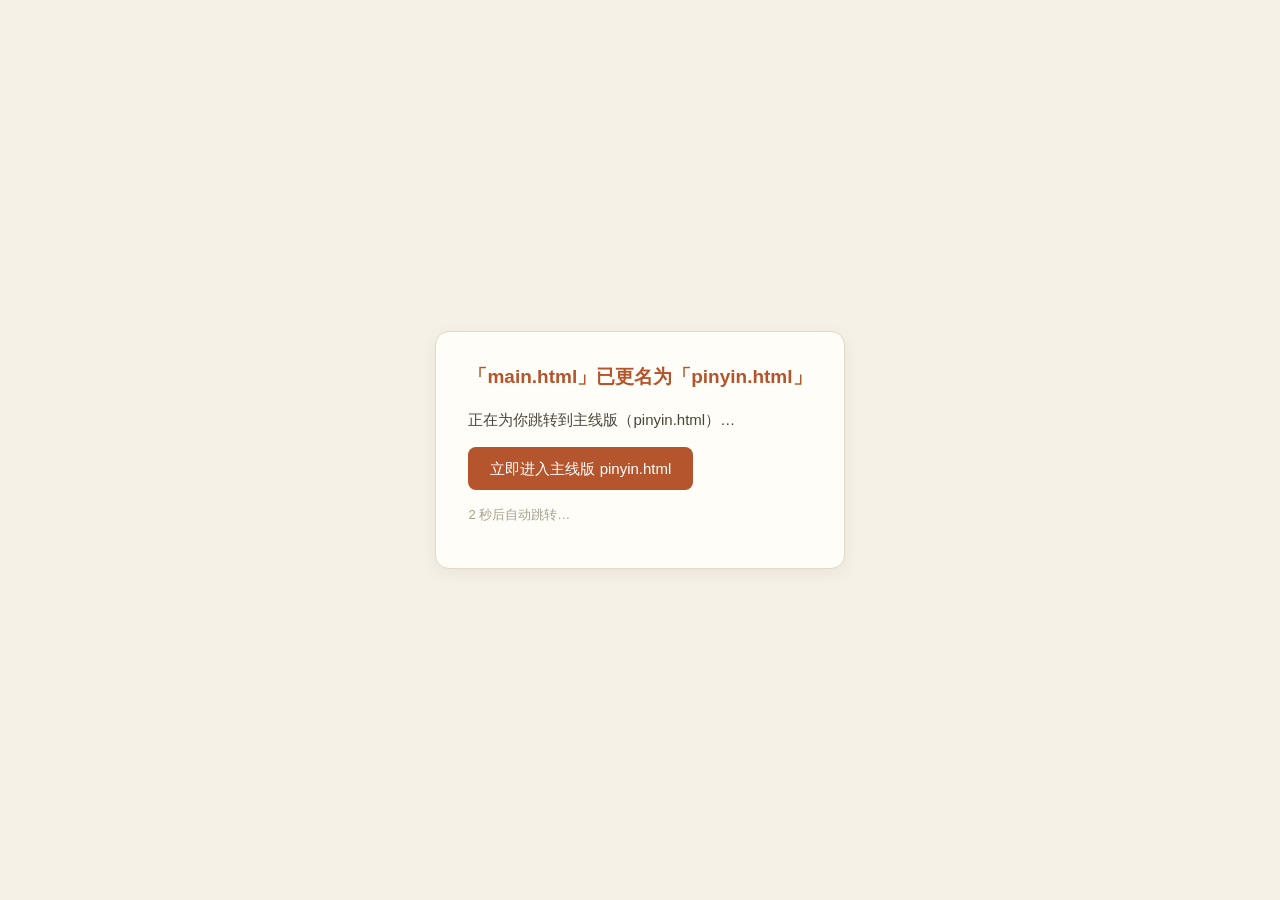
<file: main.html>
<!DOCTYPE html>
<html lang="zh-CN">
<head>
<meta charset="utf-8">
<meta name="viewport" content="width=device-width, initial-scale=1">
<title>拼音注音小助手 · 入口已迁移</title>
<style>
  body { margin: 0; min-height: 100vh; display: flex; align-items: center; justify-content: center;
         background: #f6f1e7; font-family: "Microsoft YaHei", "PingFang SC", sans-serif; color: #4a4438; }
  .box { max-width: 520px; margin: 24px; padding: 28px 32px; background: #fffdf8; border: 1px solid #e2d9c6;
         border-radius: 14px; box-shadow: 0 4px 18px rgba(0,0,0,.06); line-height: 1.8; font-size: 15px; }
  h1 { font-size: 19px; margin: 0 0 12px; color: #b4552d; }
  b { color: #b4552d; }
  .go { display: inline-block; margin-top: 14px; padding: 8px 22px; background: #b4552d; color: #fff;
        border-radius: 8px; text-decoration: none; font-size: 15px; }
  .cnt { color: #a89f8d; font-size: 13px; }
</style>
<!--analytics--><script>(function(){if(location.protocol==="file:")return;var s=document.createElement("script");s.defer=1;s.src="https://ana.tjsky.net/main.js";s.setAttribute("data-website-id","e374fa27-fdaa-4c61-a7f1-4e13b8de767c");document.head.appendChild(s)})()</script></head>
<body>
<div class="box">
  <h1>「main.html」已更名为「pinyin.html」</h1>
  <div id="msg">正在为你跳转到主线版（pinyin.html）…</div>
  <a class="go" id="go" href="pinyin.html" style="display:none">立即进入主线版 pinyin.html</a>
  <p class="cnt" id="tip"></p>
</div>
<script>
/* 旧入口跳转页（与 index.html 一样为手工维护文件，不参与 build.js 构建）：
   在线运行 → 提示并自动跳转 pinyin.html；
   本地运行 → 用户更新后很可能只下载了这个旧入口文件，提示改为下载 / 打开 pinyin.html */
(function () {
  var isLocal = location.protocol === "file:";
  var msg = document.getElementById("msg");
  var go = document.getElementById("go");
  var tip = document.getElementById("tip");
  if (isLocal) {
    msg.innerHTML = "你是<b>本地打开</b>的这个文件。工具更新后，主线版已从 main.html 更名为 <b>pinyin.html</b>——" +
      "如果你本次更新只下载了 main.html，请到下载页重新获取 <b>pinyin.html</b>（其余文件无需重复下载）。";
    go.style.display = "inline-block";
    go.textContent = "尝试打开同目录下的 pinyin.html";
    tip.textContent = "若提示找不到文件，说明同目录下还没有 pinyin.html，请先从发布页下载。";
  } else {
    var n = 3;
    tip.textContent = n + " 秒后自动跳转…";
    go.style.display = "inline-block";
    var t = setInterval(function () {
      n--;
      if (n <= 0) { clearInterval(t); location.replace("pinyin.html"); return; }
      tip.textContent = n + " 秒后自动跳转…";
    }, 1000);
  }
})();
</script>
</body>
</html>
</file>
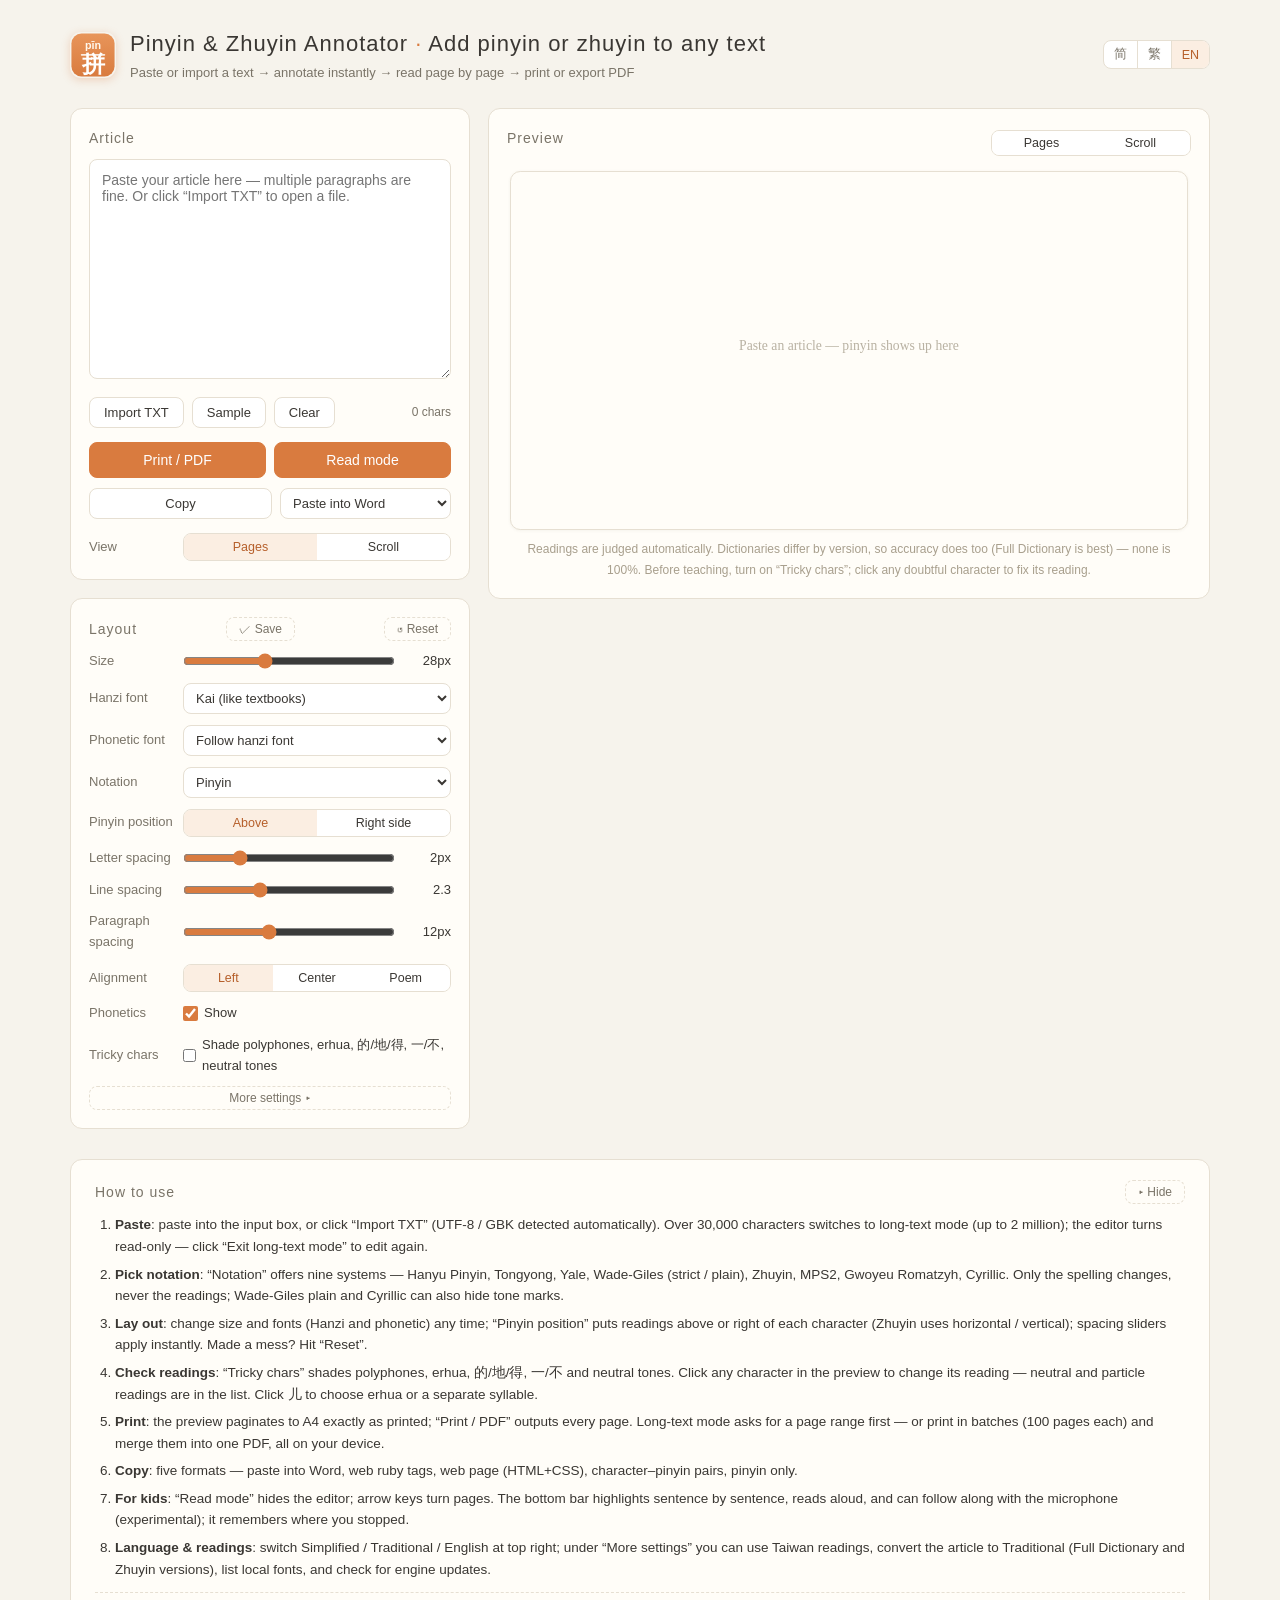
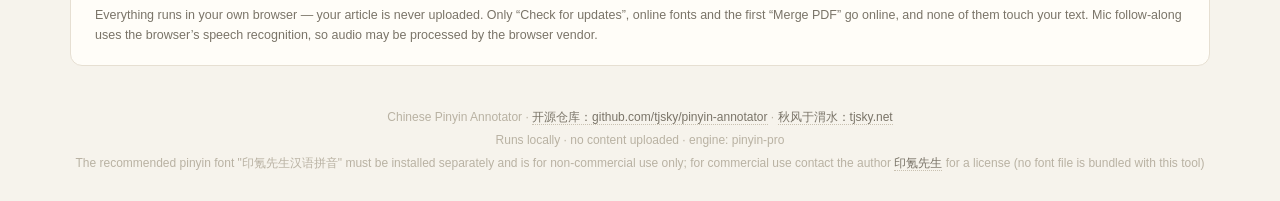
<file: template.html>
<!DOCTYPE html>
<html lang="zh-CN">
<head>
<meta charset="UTF-8">
<meta name="viewport" content="width=device-width, initial-scale=1.0">
<title>拼音注音小助手</title>
<!--__SEO_META__-->
<link rel="icon" type="image/svg+xml" href="data:image/svg+xml,%3Csvg xmlns='http://www.w3.org/2000/svg' viewBox='0 0 64 64'%3E%3Cdefs%3E%3ClinearGradient id='g' x1='0' y1='0' x2='0' y2='1'%3E%3Cstop offset='0' stop-color='%23e8955a'/%3E%3Cstop offset='1' stop-color='%23d97b3f'/%3E%3C/linearGradient%3E%3C/defs%3E%3Crect x='2' y='2' width='60' height='60' rx='14' fill='url(%23g)'/%3E%3Ctext x='32' y='24' text-anchor='middle' font-family='Arial,sans-serif' font-size='15' font-weight='700' fill='%23fff7ec'%3Ep%C4%ABn%3C/text%3E%3Crect x='15' y='30.5' width='34' height='2.5' rx='1.25' fill='%23ffffff' opacity='.85'/%3E%3Ctext x='32' y='56' text-anchor='middle' font-family='KaiTi,STKaiti,SimSun,serif' font-size='32' font-weight='700' fill='%23ffffff'%3E%E6%8B%BC%3C/text%3E%3C/svg%3E">
<style>
  /*__ANDIKA_FACE__*/
/*__BPMF_FACE__*/
  :root {
    --bg: #f6f3ec;
    --paper: #fffdf8;
    --ink: #3a3733;
    --ink-soft: #7a7468;
    --line: #e6dfd2;
    --accent: #d97b3f;
    --accent-dark: #b65f2a;
    --accent-light: #fbeee2;
    --radius: 12px;
  }
  * { box-sizing: border-box; margin: 0; padding: 0; }
  body {
    font-family: "Microsoft YaHei", "PingFang SC", sans-serif;
    background: var(--bg);
    color: var(--ink);
    line-height: 1.6;
  }
  .app-header {
    max-width: 1180px;
    margin: 0 auto;
    padding: 26px 20px 10px;
    display: flex;
    align-items: center;
    gap: 14px;
  }
  .app-logo { width: 46px; height: 46px; flex: 0 0 auto; border-radius: 11px; box-shadow: 0 2px 8px rgba(217, 123, 63, 0.28); }
  .app-header h1 { font-size: 22px; font-weight: 500; letter-spacing: 1px; }
  .app-header h1 .dot { color: var(--accent); }
  .app-header .sub { color: var(--ink-soft); font-size: 13px; margin-top: 2px; }
  .lang-sw { margin-left: auto; flex: 0 0 auto; display: flex; border: 1px solid var(--line); border-radius: 8px; overflow: hidden; background: #fff; }
  .lang-sw button { border: none; border-radius: 0; padding: 5px 10px; background: transparent; font-size: 12.5px; color: var(--ink-soft); }
  .lang-sw button + button { border-left: 1px solid var(--line); }
  .lang-sw button.on { background: var(--accent-light); color: var(--accent-dark); font-weight: 500; }
  .layout {
    max-width: 1180px;
    margin: 14px auto 0;
    padding: 0 20px 30px;
    display: grid;
    grid-template-columns: 400px 1fr;
    /* 桌面端：左列（输入 + 样式）与预览各占一列，预览列拉伸到与左列等高，
       消除「短列下方的空白」；窄屏单列时按 输入 → 预览 → 样式 排列（见下方媒体查询） */
    grid-template-areas:
      "left preview";
    /* 行高用 min-content：预览列高度随左列内容，避免长文连续排版时把整行撑到数千像素 */
    grid-template-rows: min-content;
    gap: 18px;
  }
  .layout > * { min-width: 0; min-height: 0; }   /* 防止 grid 子项被内容（A4 纸）撑破屏幕 */
  .left-col { grid-area: left; display: flex; flex-direction: column; gap: 18px; }
  /* 预览列与左右两卡同款外观：标题栏（内含翻页控件）+ 纸张区，纵向 flex */
  .preview-col {
    grid-area: preview;
    display: flex; flex-direction: column;
  }
  .preview-head { display: flex; align-items: center; gap: 12px; flex-wrap: wrap; margin-bottom: 12px; }
  /* 预览框底部固定提示：引擎无法保证多音字 100% 正确，教学场景需人工核对 */
  .pv-note { flex: 0 0 auto; margin: 8px 4px 0; font-size: 12px; line-height: 1.7; color: #a89f8d; text-align: center; }
  .pv-note b { color: var(--accent-dark); font-weight: 500; }
  .preview-head h2 { margin-bottom: 0; }
  .preview-head .page-nav { margin-left: auto; }
  #pages-wrap { flex: 1 1 auto; min-height: 0; }
  /* 垂直滚动条只出现在一种场景：桌面端连续滚动模式（纸张超高，列内滚动）；
     分页模式预览列高度随内容增长（完整 A4），阅读模式整页随浏览器滚动 */
  .preview-col.scrolling #pages-wrap { overflow: auto; }
  .card {
    background: var(--paper);
    border: 1px solid var(--line);
    border-radius: var(--radius);
    padding: 18px;
  }
  .card h2 {
    font-size: 14px; font-weight: 500; color: var(--ink-soft);
    margin-bottom: 10px; letter-spacing: 1px;
  }
  /* 标题行右侧可挂低频操作（如「重置样式」） */
  .card h2.h2-row { display: flex; align-items: center; gap: 10px; }
  .card h2.h2-row .h2-extra { margin-left: auto; letter-spacing: 0; }
  #btn-save, #btn-reset, #btn-help-toggle, #btn-more-toggle {
    font-size: 12px; padding: 4px 12px; color: var(--ink-soft);
    background: transparent; border-style: dashed;
  }
  #btn-save:hover, #btn-reset:hover, #btn-help-toggle:hover, #btn-more-toggle:hover { color: var(--accent-dark); border-color: var(--accent); }
  /* 「更多设置」折叠开关：占满卡片宽度，收起时样式卡只留三个高频控件 */
  #btn-more-toggle { width: 100%; margin-top: 10px; }
  textarea {
    width: 100%; min-height: 220px;
    border: 1px solid var(--line); border-radius: 8px;
    padding: 12px; font-size: 14px; font-family: inherit;
    color: var(--ink); background: #fff; resize: vertical;
  }
  textarea:focus { outline: 2px solid var(--accent-light); border-color: var(--accent); }
  .btn-row { display: flex; gap: 8px; margin-top: 10px; flex-wrap: wrap; align-items: center; }
  button {
    border: 1px solid var(--line); background: #fff; color: var(--ink);
    border-radius: 8px; padding: 7px 14px; font-size: 13px;
    cursor: pointer; font-family: inherit;
  }
  button:hover { border-color: var(--accent); color: var(--accent-dark); }
  button.primary {
    background: var(--accent); border-color: var(--accent);
    color: #fff; font-size: 14px; padding: 9px 18px;
  }
  button.primary:hover { background: var(--accent-dark); color: #fff; }
  .char-count { margin-left: auto; font-size: 12px; color: var(--ink-soft); }
  /* 繁简转换行：不换行、适当缩小字号，保证 转简体 / 转繁体 / 词汇勾选 一行放下 */
  .oc-row { flex-wrap: nowrap; }
  .oc-row button { font-size: 12px; padding: 7px 10px; white-space: nowrap; }
  .oc-row .check { font-size: 12px; white-space: nowrap; }
  /* —— 长文模式 —— */
  /* 粤语版说明条：用途边界与转换覆盖度，首次进入展开一次 */
  #jyut-note {
    margin-top: 12px; padding: 10px 12px; border-radius: 8px;
    background: #fdf8ec; border: 1px solid #efe2c6;
    font-size: 12px; line-height: 1.65; color: #6b6558;
  }
  #jyut-note p { margin: 0 0 6px; }
  #jyut-note p:last-of-type { margin-bottom: 8px; }
  #jyut-note b { color: #8a5a2b; }
  #jyut-note button { font-size: 12px; padding: 3px 12px; }
  #jyut-note[hidden] { display: none; }

  #lm-banner {
    display: flex; align-items: center; gap: 10px; margin-top: 10px;
    padding: 7px 10px; border: 1px solid var(--line); border-radius: 8px;
    background: var(--accent-light); font-size: 12px; color: var(--ink);
  }
  #lm-banner[hidden] { display: none; }
  #lm-banner .lm-bar { flex: 1; height: 6px; border-radius: 3px; background: #e8e1d3; overflow: hidden; min-width: 40px; }
  #lm-banner .lm-bar > div { height: 100%; background: var(--accent); border-radius: 3px; transition: width .2s; }
  #lm-banner button { font-size: 12px; padding: 4px 8px; flex-shrink: 0; }
  button:disabled { opacity: .45; cursor: not-allowed; }
  .pg-content p.cont { margin-bottom: 0; }   /* 超长段落切分续排块之间不留段距 */
  .pg-content .lm-wait { text-align: center; color: var(--ink-soft); padding-top: 120px; font-size: 14px; }
  /* 长文模式打印范围对话框 */
  #print-dlg { position: fixed; inset: 0; z-index: 60; display: flex; align-items: center; justify-content: center; }
  #print-dlg[hidden] { display: none; }
  #print-dlg .dlg-mask { position: absolute; inset: 0; background: rgba(40,35,25,.45); }
  #print-dlg .dlg-box {
    position: relative; background: var(--paper); border: 1px solid var(--line);
    border-radius: var(--radius); padding: 18px; width: min(430px, calc(100vw - 40px));
    box-shadow: 0 8px 30px rgba(0,0,0,.18);
  }
  #print-dlg h3 { font-size: 14px; font-weight: 500; margin-bottom: 12px; color: var(--ink); }
  #print-dlg .dlg-row { display: flex; align-items: center; gap: 8px; font-size: 13px; margin-bottom: 12px; flex-wrap: wrap; }
  #print-dlg .dlg-row input[type="number"] {
    width: 84px; border: 1px solid var(--line); border-radius: 8px; padding: 6px 8px;
    font-family: inherit; font-size: 13px; background: #fff; color: var(--ink);
  }
  #print-dlg .dlg-btns { display: flex; flex-direction: column; gap: 8px; }
  #print-dlg .dlg-btns button { width: 100%; }
  #print-dlg .dlg-hint { font-size: 12px; color: var(--ink-soft); margin-top: 10px; line-height: 1.6; }
  #print-dlg .dlg-status { font-size: 12px; color: var(--accent-dark); margin-top: 8px; min-height: 1em; }
  .control-group { margin-top: 4px; display: flex; flex-direction: column; gap: 11px; }
  .ctl { display: flex; align-items: center; gap: 10px; font-size: 13px; }
  .ctl label.lbl { width: 84px; color: var(--ink-soft); flex-shrink: 0; }
  .ctl input[type="range"] { flex: 1; accent-color: var(--accent); min-width: 60px; }
  .ctl .val { width: 46px; text-align: right; font-variant-numeric: tabular-nums; }
  .ctl select, #copy-format {
    flex: 1; border: 1px solid var(--line); border-radius: 8px;
    padding: 6px 8px; font-family: inherit; font-size: 13px;
    background: #fff; color: var(--ink); min-width: 0;
  }
  .seg { display: flex; border: 1px solid var(--line); border-radius: 8px; overflow: hidden; flex: 1; }
  .seg button { flex: 1; border: none; border-radius: 0; padding: 6px 4px; background: #fff; font-size: 12.5px; }
  .seg button.on { background: var(--accent-light); color: var(--accent-dark); font-weight: 500; }
  .ctl .check { display: flex; align-items: center; gap: 6px; cursor: pointer; }
  .ctl .check input { accent-color: var(--accent); width: 15px; height: 15px; }
  .hint { font-size: 12px; color: var(--ink-soft); margin-top: 12px; }
  .hint b { color: var(--accent-dark); font-weight: 500; }
  .pyfont-ctl { flex-wrap: wrap; }
  .pyfont-hint { flex: 1 1 100%; font-size: 11.5px; color: #a89f8d; line-height: 1.6; margin-top: 4px; }
  .pyfont-hint b { color: var(--accent-dark); font-weight: 500; }
  #pyfont-toast, #lxgw-toast {
    position: fixed; left: 50%; bottom: 26px; transform: translateX(-50%);
    max-width: 500px; width: calc(100% - 32px);
    background: var(--paper); border: 1px solid var(--accent); border-radius: 12px;
    box-shadow: 0 6px 24px rgba(90, 70, 40, 0.18);
    padding: 14px 38px 14px 16px; font-size: 13px; line-height: 1.7; color: var(--ink);
    z-index: 999;
  }
  #pyfont-toast[hidden], #lxgw-toast[hidden] { display: none; }
  #pyfont-toast p, #lxgw-toast p { margin: 4px 0; }
  #pyfont-toast a { color: var(--accent-dark); font-weight: 500; }
  #pyfont-toast .lic { color: var(--ink-soft); font-size: 12px; }
  #pyfont-recheck {
    font: inherit; font-size: 13px; padding: 4px 16px; border-radius: 8px;
    border: 1px solid var(--accent-dark); background: var(--accent); color: #fff;
    cursor: pointer;
  }
  #pyfont-recheck:hover { background: var(--accent-dark); }
  #pyfont-recheck-status { color: var(--accent-dark); font-weight: 500; }
  #pyfont-toast-close, #lxgw-toast-close {
    position: absolute; top: 8px; right: 10px; border: none; background: none;
    font-size: 18px; line-height: 1; cursor: pointer; color: var(--ink-soft); padding: 2px 4px;
  }
  .page-nav {
    display: flex; align-items: center;
    gap: 12px; font-size: 13px; color: var(--ink-soft);
  }
  /* 连续滚动时隐藏页码与翻页按钮，仅留方式切换（栏高不变） */
  .page-nav .pg-label { min-width: 96px; text-align: center; font-variant-numeric: tabular-nums; }
  .page-nav button { padding: 5px 12px; }
  .page-nav .pg-page-controls { display: flex; align-items: center; gap: 12px; }
  .page-nav .pg-mode { width: 200px; flex: none; }
  .page-nav.scroll-mode .pg-page-controls { display: none; }
  .paper {    background: var(--paper);
    border: 1px solid var(--line);
    border-radius: var(--radius);
    padding: 34px 38px;
    width: 794px;        /* A4 宽度（210mm @96dpi） */
    height: 1123px;      /* A4 高度（297mm @96dpi），内容按纸面尺寸自动分页 */
    margin: 0 auto;
    box-shadow: 0 1px 4px rgba(90, 70, 40, 0.06);
    overflow: hidden;
  }
  .paper + .paper { margin-top: 16px; }
  .paper.continuous { height: auto; min-height: 420px; overflow: visible; }
  /* pg-content 不能 overflow:hidden：横排调号经 transform 上移后超出内容区顶缘约 7px，
     分页态一旦裁剪就切掉首行调号（分页测量已留余量，纸张 .paper 自身的 hidden 兜底防溢出） */
  .pg-content { height: 100%; }
  .paper.continuous .pg-content { height: auto; }
  /* ===== 对齐档位（左对齐 / 居中 / 诗词）=====
     居中：每行各自居中——等长句（律诗、绝句、歌词）用它，标题作者自动居中；
     诗词：块宽收到「最长未折行段落」，整块居中、行内左对齐——长短句（词、赋、现代诗）用它，
           各行左边界齐、右边界参差。
     块宽必须跨页统一（--ta-w 由 JS 测全文最长行后写入）。纯 CSS 的 display:table 会按
     「本页自己」的最长行缩宽，实测三页 448/448/96，跨页会跳宽；display:grid 会把行高
     从 64 撑到 163，分页必乱。两者都不用。
     折行的段落加 .wrap 撑回版心宽（--pg-w）：否则它被挤进窄块里会多折几行，
     与分页测量（按版心宽）不符，打印时内容溢出。 */
  #preview .pg-content.mode-center > p, #print-area .pg-content.mode-center > p { text-align: center; }
  #preview .pg-content.mode-poem, #print-area .pg-content.mode-poem { width: var(--ta-w, 100%); margin-inline: auto; }
  #preview .pg-content.mode-poem > p, #print-area .pg-content.mode-poem > p { text-align: left; }
  #preview .pg-content.mode-poem > p.wrap, #print-area .pg-content.mode-poem > p.wrap {
    width: var(--pg-w, 100%);
    margin-inline-start: calc((var(--ta-w, 0px) - var(--pg-w, 0px)) / 2);
  }
  /* ===== 「诗词」档的逐行调整 =====
     桌面：版心外有 38px 留白，放一列行号，点号改这一行；
     手机：窄屏 .paper 只有 16px 留白（放不下两位数），改为长按整行。
     两个入口共用同一个菜单、同一份 perLine 状态、同一套重排逻辑。 */
  #preview .pg-content, #print-area .pg-content { position: relative; }
  .ln {
    position: absolute; left: -34px; width: 26px;   /* 落在 .paper 左 padding 内，绝不挤压版心 */
    display: flex; align-items: center; justify-content: flex-end;
    font-size: 11px; font-variant-numeric: tabular-nums;
    color: var(--ink-soft); opacity: .72; cursor: pointer;
    -webkit-user-select: none; user-select: none;
  }
  .ln:hover { color: var(--accent-dark); opacity: 1; }
  /* 改过对齐的行：桌面让行号变色，手机没有行号就用行首小圆点 */
  .ln.mark { color: var(--accent-dark); opacity: 1; font-weight: 600; }
  /* 改过对齐的行：行首小圆点（桌面手机一致，替代手机上看不到的「行号变红」） */
  .ln-dot {
    position: absolute; left: -7px; width: 3px; height: 3px; border-radius: 50%;
    background: var(--accent); pointer-events: none;
  }
  /* 长按已识别（350ms）：先给一层淡底色，否则用户不知道是没按到还是没生效 */
  .pg-content > p.ln-press { background: var(--accent-light); border-radius: 4px; }
  #ln-menu {
    position: fixed; display: none; z-index: 220; min-width: 132px;
    background: #fff; border: 1px solid var(--line); border-radius: 10px;
    box-shadow: 0 4px 18px rgba(90, 70, 40, .14); padding: 8px;
  }
  #ln-menu.open { display: block; }
  #ln-menu .ln-m-title { font-size: 12px; color: var(--ink-soft); padding: 2px 8px 6px; white-space: nowrap; }
  #ln-menu button {
    display: block; width: 100%; text-align: left; border: none; background: none;
    padding: 7px 10px; font-size: 14px; border-radius: 6px;
  }
  #ln-menu button:hover { background: var(--accent-light); }
  #ln-menu button.cur { background: var(--accent-light); color: var(--accent-dark); }
  /* 逐行调整的一次性提示条（只在触屏出现，点「知道了」后不再打扰） */
  #ta-hint {
    display: none; align-items: center; gap: 10px; margin-bottom: 10px; padding: 7px 10px;
    border: 1px solid var(--line); border-radius: 8px; background: var(--accent-light);
    font-size: 12px; color: var(--ink);
  }
  #ta-hint button { font-size: 12px; padding: 4px 8px; flex-shrink: 0; }
  /* 触屏设备：行号列换成隐形热区（长按）。选择禁用必须同时上——只加
     -webkit-touch-callout 挡不住 iOS 的文字选择手柄与放大镜，会和 500ms 计时器抢动作 */
  body.ta-touch .ln { display: none; }
  body.ta-lp:not(.reading-mode) .pg-content {
    -webkit-user-select: none; user-select: none; -webkit-touch-callout: none;
  }
  /* 阅读模式是给孩子看的：不许改排版 */
  body.reading-mode .ln, body.reading-mode .ln-dot { display: none; }
  @media (max-width: 640px) { .ln { display: none; } }
  @media print { .ln, .ln-dot, #ln-menu, #ta-hint { display: none !important; } }
  /* 排版基础样式必须同时覆盖 #print-area（打印输出区在 #preview 之外，
     否则打印 / 导出 PDF 会丢掉字号、字体、间距，变成默认小字） */
  #preview, #print-area {
    --char-gap: 2px;
    --line-h: 2.3;
    --para-gap: 12px;
    --py-font: "KaiTi", "STKaiti", "楷体", "Kaiti SC", serif;
    font-size: 28px;
    line-height: var(--line-h);
    font-family: "KaiTi", "STKaiti", "楷体", "Kaiti SC", serif;
  }
  #preview p, #print-area p { margin-bottom: var(--para-gap); line-height: var(--line-h); }
  #preview rt, #print-area rt {
    font-family: var(--py-font);
    font-size: 0.42em;
    letter-spacing: 0.5px;
    color: #6b6558;
    user-select: none;
  }
  /* ===== 注音（ㄅㄆㄇ）模式 =====
     横排：符号横写标在汉字上方（从左至右），调号标在末符号上方，轻声点标在字音前方，阴平不标调。 */
  /* 粤拼调号：LSHK 规范要求用基线数字（ASCII），不赞成上标。
     rt 只有 0.42em（正文 16px 时约 6.7px），上标会缩到约 4.5px，六个调很难分辨；
     改用「加粗 + 变色」区分调号——LSHK 明确允许这种做法。
     两者必须同时上：变色的暖橙在黑白打印时灰化成一个中间调，与字母几乎无差，
     所以打印时退回 inherit 颜色、只留字重（学校打印机多为黑白激光）。 */
  #preview rt b.tone, #print-area rt b.tone {
    font-weight: 700;
    color: #b4552d;
  }
  @media print {
    #print-area rt b.tone { color: inherit; }
  }
    font-family: var(--py-font), "BpmfSubset", "Bopomofo", "Noto Sans TC", "Microsoft JhengHei", "PingFang TC", sans-serif;
    font-size: 0.42em;
    letter-spacing: 0.5px;
    color: #6b6558;
  }
  /* 西里尔转写：内嵌 Andika 子集不含西里尔字母，改用系统西文字体栈（含上标数字），
     避免逐字回退导致字号、基线不一致 */
  body.cyr-on #preview rt, body.cyr-on #print-area rt {
    font-family: "Segoe UI", "PT Sans", "Noto Sans", "Helvetica Neue", Arial, sans-serif;
    font-size: 0.42em;
    letter-spacing: 0.5px;
    color: #6b6558;
  }
  /* 调号（二三四声）：transform 拉高并左移到末符号上方，负 margin 抵消自身占位宽度（不影响分页） */
  #preview .zy-t, #print-area .zy-t {
    display: inline-block; transform: translate(-0.5em, -0.7em); margin-right: -0.5em;
  }
  #preview .zy i, #print-area .zy i { font-style: normal; }
  /* 直排注音（台湾直式教科书风格）：注音符号自上而下竖排、标注在汉字右侧——
     这正是 CSS Ruby §4.1 ruby-position:inter-character 的设计场景，首选标准属性（Safari 以
     -webkit- 前缀实现原生；注音符号随强制 vertical-rl 自动竖排）。但 Chromium/Edge 至今
     未实现该值——实测 Edge 149 CSS.supports('ruby-position','inter-character')===false、
     计算值回退 over、标注仍渲染在字上方（MDN BCD 标注 Chrome/Edge 为 Partial support，
     chromiumestatus 原文 "only the first two are being implemented"）。
     故用 @supports 门控：Safari 走原生 inter-character，Edge/Chrome/Firefox 走等价的自定义回退。 */
  body.zy-dir-v #preview ruby, body.zy-dir-v #print-area ruby {
    ruby-position: inter-character;
    -webkit-ruby-position: inter-character;
  }
  @supports not (-webkit-ruby-position: inter-character) {
    body.zy-dir-v #preview ruby, body.zy-dir-v #print-area ruby { display: inline-flex; align-items: center; }
    body.zy-dir-v #preview .zy, body.zy-dir-v #print-area .zy {
      display: inline-flex; flex-direction: column; align-items: center; position: relative;
    }
    body.zy-dir-v #preview .zy i, body.zy-dir-v #print-area .zy i { display: block; line-height: 1.15; }
    /* 有调号的音节在符号右侧预留调号栏（:has 选择器，Edge 105+ / Chrome 105+ 支持） */
    body.zy-dir-v #preview .zy:has(.zy-t), body.zy-dir-v #print-area .zy:has(.zy-t) { padding-right: 0.62em; }
    body.zy-dir-v #preview .zy-t, body.zy-dir-v #print-area .zy-t {
      position: absolute; right: 0.02em; bottom: 0.12em; transform: none; margin: 0;
    }
  }
  @supports (-webkit-ruby-position: inter-character) {
    /* Safari 原生 inter-character：注音已随 vertical-rl 竖排在字右侧，
       只需把调号从「顺流在末符下方」改为绝对定位到末符右方（.zy 设 relative 作定位基准） */
    body.zy-dir-v #preview .zy, body.zy-dir-v #print-area .zy { position: relative; }
    body.zy-dir-v #preview .zy-t, body.zy-dir-v #print-area .zy-t {
      position: absolute; right: 0.05em; bottom: 0.1em; transform: none; margin: 0;
    }
  }
  /* 注音方向 / 拼音位置切换：两种音标模式都显示（拼音直排 = 音标显示在字右侧），
     标签与按钮文字随模式切换（见 applyShowpyLabels） */
  #zydir-ctl { display: flex; }
  /* 「HTML+CSS 注音」复制格式同上：仅注音模式下出现在格式下拉框里 */
  #copy-format option[value="zyweb"] { display: none; }
  body.zy-on #copy-format option[value="zyweb"] { display: block; }
  /* 阅读模式下注音同样随 hi-on 变灰逻辑（与拼音行一致） */
  body.reading-mode:not(.hi-on) #preview .zy-result-fixed { color: #6b6558; font-weight: 400; }
  #preview .py-result-item { margin: 0 var(--char-gap); cursor: pointer; }
  #print-area .py-result-item { margin: 0 var(--char-gap); }
  #preview .py-word, #print-area .py-word { margin: 0 0.16em; }
  #preview .py-word:first-child, #print-area .py-word:first-child { margin-left: 0; }
  #preview .py-result-item .py-chinese-item { padding: 0 0.5px; border-radius: 3px; }
  #preview .py-result-item:hover .py-chinese-item { background: var(--accent-light); }
  #preview .py-result-item.fixed .py-pinyin-item, #print-area .py-result-item.fixed .py-pinyin-item { color: var(--accent-dark); font-weight: 500; }
  /* 隐藏拼音时须把 ruby 降级为普通 inline：Chromium 中 rt 被 display:none 后
     ruby 框仍按注音单元布局（不可断行），会导致整段文字无法换行、撑出横向滚动 */
  #preview.no-show-pinyin rt, #print-area.no-show-pinyin rt,
  #preview.no-show-pinyin rp, #print-area.no-show-pinyin rp { display: none; }
  #preview.no-show-pinyin ruby, #print-area.no-show-pinyin ruby { display: inline; }
  #preview .py-result-item.hi .py-chinese-item, #print-area .py-result-item.hi .py-chinese-item { background: #ffedbc; border-radius: 3px; }
  #preview .py-result-item.erh-mark .py-chinese-item, #print-area .py-result-item.erh-mark .py-chinese-item { background: var(--accent-light); border-radius: 3px; }
  .empty-tip { color: #b9b2a3; text-align: center; padding-top: 150px; font-size: 16px; }
  .limit-tip {
    margin-top: 12px; padding: 8px 12px;
    background: #fdf3e7; border: 1px solid #f0d9bd;
    color: #8a5a22; border-radius: 8px; font-size: 12.5px;
  }
  #popover {
    position: absolute; display: none;
    background: #fff; border: 1px solid var(--line);
    border-radius: 10px; box-shadow: 0 4px 18px rgba(90, 70, 40, 0.14);
    padding: 10px; z-index: 50; min-width: 132px;
  }
  #popover .pop-title { font-size: 12px; color: var(--ink-soft); margin-bottom: 6px; }
  #popover .pop-title b { color: var(--ink); font-size: 15px; margin-right: 6px; }
  #popover .pop-opts { display: flex; flex-direction: column; gap: 4px; }
  #popover .pop-opts button { text-align: left; padding: 6px 10px; font-size: 14px; border-radius: 6px; }
  #popover .pop-opts button.cur { background: var(--accent-light); color: var(--accent-dark); }
  #popover .pop-opts button.opt-neutral { color: var(--accent-dark); }
  #btn-exit-read { display: none; position: fixed; top: 16px; right: 16px; z-index: 200; }
  body.reading-mode .no-print { display: none !important; }
  body.reading-mode .layout { display: block; max-width: 920px; margin: 0 auto; }
  /* 阅读模式：不用框内滚动条，整页随浏览器滚动；翻页控件吸顶锁死在视口顶部
     （「退出阅读」按钮本就是 position:fixed，两者常驻可见） */
  body.reading-mode #pages-wrap { overflow: visible; }
  body.reading-mode .preview-head {
    position: sticky; top: 0; z-index: 20;
    margin: -18px -18px 12px;   /* 抵消卡片内边距，吸顶栏贯通整卡宽 */
    padding: 10px 18px;
    background: var(--paper);
    border-bottom: 1px solid var(--line);
    border-radius: var(--radius) var(--radius) 0 0;
  }
  body.reading-mode .preview-head h2 { display: none; }
  /* 视口较窄时 fixed 的「退出阅读」按钮会压到吸顶翻页控件上，预留按钮宽度 */
  @media (max-width: 1160px) {
    body.reading-mode .preview-head { padding-right: 132px; }
  }
  /* 窄屏阅读模式只能连续排版：隐藏方式切换，改放提示文案 */
  .pg-mobile-hint { display: none; font-size: 12.5px; color: var(--ink-soft); }
  @media (max-width: 640px) {
    body.reading-mode .pg-mode { display: none; }
    body.reading-mode .pg-mobile-hint { display: inline; }
  }
  body.reading-mode .paper { border: none; box-shadow: none; border-radius: 0; }
  body.reading-mode #btn-exit-read { display: block; }
  body.reading-mode #preview .py-result-item { cursor: default; }
  body.reading-mode #preview .py-result-item:hover .py-chinese-item { background: none; }
  /* 阅读模式 / 打印默认隐藏「编辑痕迹」：手动改读音的橙色拼音、强制儿化的底纹。
     仅当勾选「易错点高亮」（body.hi-on）时才保留全部高亮 */
  body.reading-mode:not(.hi-on) #preview .py-result-item.fixed .py-pinyin-item { color: #6b6558; font-weight: 400; }
  body.reading-mode:not(.hi-on) #preview .py-result-item.erh-mark .py-chinese-item { background: none; }
  /* ===== 阅读跟读工具条（仅阅读模式显示） ===== */
  #read-bar {
    position: fixed; left: 50%; bottom: 14px; transform: translateX(-50%);
    z-index: 190; display: none; align-items: center; gap: 6px;
    width: min(920px, calc(100vw - 20px));
    padding: 8px 10px; border: 1px solid var(--line); border-radius: 14px;
    background: rgba(255,253,248,.97); box-shadow: 0 6px 24px rgba(90,70,40,.18);
    -webkit-backdrop-filter: blur(6px); backdrop-filter: blur(6px); flex-wrap: wrap;
  }
  body.reading-mode #read-bar { display: flex; }
  #read-bar button { padding: 6px 10px; font-size: 13px; border-radius: 8px; background: #fff; white-space: nowrap; }
  #read-bar button:disabled { opacity: .42; }
  #read-bar button.on { background: var(--accent-light); color: var(--accent-dark); border-color: var(--accent); }
  #read-bar select { font-size: 12.5px; padding: 5px 6px; border: 1px solid var(--line); border-radius: 7px; background: #fff; max-width: 138px; }
  #rd-progress { flex: 1 1 150px; min-width: 90px; accent-color: var(--accent); }
  #rd-progress-text { font-size: 12px; color: var(--ink-soft); white-space: nowrap; }
  #read-bar .rd-sep { width: 1px; height: 22px; background: var(--line); flex: 0 0 auto; }
  #preview .py-result-item.rd-cur .py-chinese-item { background: #ffe9a8; border-radius: 3px; }
  #preview .py-gap.rd-cur { background: #ffe9a8; border-radius: 3px; }
  #preview .py-result-item.rd-char .py-chinese-item {
    background: var(--accent); color: #fff; border-radius: 3px;
    box-shadow: 0 0 0 1px rgba(217,123,63,.55);
  }
  #preview .py-result-item.rd-char .py-pinyin-item { color: var(--accent-dark); font-weight: 600; }
  body.reading-mode #pages-wrap { padding-bottom: 118px; }
  body.reading-mode #preview .py-result-item { cursor: pointer; }
  body.reading-mode #preview .py-result-item { scroll-margin-top: 120px; scroll-margin-bottom: 110px; }
  #rd-toast {
    position: fixed; left: 50%; bottom: 94px; transform: translateX(-50%);
    z-index: 195; max-width: min(90vw, 540px);
    background: rgba(58,55,51,.93); color: #fff; font-size: 13px; line-height: 1.6;
    padding: 8px 14px; border-radius: 9px; box-shadow: 0 4px 16px rgba(0,0,0,.2);
  }
  #rd-toast[hidden] { display: none; }
  @media (max-width: 640px) {
    #read-bar { bottom: 8px; padding: 6px 8px; gap: 4px; }
    #read-bar button { padding: 5px 8px; }
    #rd-voice { display: none; }
    #rd-toast { bottom: 88px; }
  }
  @media print { #read-bar, #rd-toast { display: none !important; } }
  .help { max-width: 1180px; margin: 0 auto 30px; padding: 0 20px; }
  .help .card { padding: 20px 24px; }
  .help ol { padding-left: 20px; font-size: 13.5px; }
  .help li { margin: 6px 0; }
  .help .privacy {
    margin-top: 12px; padding-top: 12px; border-top: 1px dashed var(--line);
    font-size: 12.5px; color: var(--ink-soft);
  }
  footer { text-align: center; font-size: 12px; color: #b9b2a3; padding: 10px 0 26px; line-height: 1.9; }
  footer a { color: var(--ink-soft); text-decoration: none; border-bottom: 1px dotted #c9c1b1; }
  footer a:hover { color: var(--accent-dark); border-bottom-color: var(--accent); }
  @media (max-width: 920px) {
    .layout {
      grid-template-columns: 1fr;
      /* 手机 / 窄屏组件顺序：输入文章 → 预览 → 调整样式（怎么用区块在 main 之后，天然排最后）；
         左列包装层用 display:contents 解包，两卡直接成为 grid 项 */
      grid-template-areas:
        "input"
        "preview"
        "style";
    }
    .left-col { display: contents; }
    .ctl label.lbl { width: 70px; }
  }
  /* 手机等窄屏：放弃 A4 定宽预览（794px 远超屏宽），改为适应屏宽的连续排版；
     打印 / 导出 PDF 仍由打印样式按 A4 自动分页 */
  @media (max-width: 640px) {
    .paper {
      width: 100%;
      height: auto;
      min-height: 0;
      padding: 18px 16px;
    }
    #mode-ctl { display: none; }   /* 窄屏强制连续排版，翻页方式切换无效，隐藏之 */
  }
  #print-area { display: none; }
  @media print {
    body { background: #fff; }
    .no-print { display: none !important; }
    .page-nav, .limit-tip, #btn-exit-read, #measure, .preview-head { display: none !important; }
    /* 打印输出走 #print-area（始终包含全部页面 / 全文），预览区按当前状态只显示一页 */
    .layout, #pages-wrap { display: none !important; }
    #print-area { display: block; }
    /* 打印时纸张换成 A4（210mm - 2×10mm = 190mm ≈ 718px），与屏幕版心不同：
       「诗词」档的版心宽（--pg-w）是渲染时按屏幕算的，手机窄屏只有 270 多 px，
       不复位会让折行段落按手机宽度排、右边被裁掉。 */
    #print-area .pg-content.mode-poem, #preview .pg-content.mode-poem { --pg-w: 190mm; }
    /* 预览的分页即打印的分页：一张 .paper = 一张 A4 纸 */
    .paper {
      border: none; border-radius: 0; box-shadow: none;
      width: 210mm; height: auto; min-height: 0; overflow: visible;
      padding: 9mm 10mm;
      page-break-after: always; break-after: page;
    }
    .paper:last-child { page-break-after: auto; break-after: auto; }
    /* 打印时纸张间距由 page-break-after 强制分页承担；保留 margin 会把每张纸往下
       推 16px，内容超出物理页高几个像素，溢出行被挤成大量近乎空白的 PDF 页 */
    .paper + .paper { margin-top: 0; }
    .pg-content { height: auto; overflow: visible; }
    /* 末段落的 margin-bottom 会把纸张撑高超物理页高，溢出几个像素即产生整页空白 PDF 页 */
    .pg-content > p:last-child { margin-bottom: 0; }
    #preview .py-result-item:hover .py-chinese-item { background: none; }
    body.no-print-footer footer { display: none !important; }
    /* 站点页脚改为每页底部的水印式单行：普通流的页脚跟在最后一张纸后面，
       末页接近满页时会被挤到下一个物理页，产生整页空白的 PDF 页 */
    footer {
      position: fixed; bottom: 2mm; left: 0; right: 0;
      text-align: center; padding: 0; line-height: 1.6;
    }
    footer > span:not([data-i18n="ft.tag"]):not([data-i18n="ft.brand"]), footer br, footer a { display: none; }
    footer > span[data-i18n="ft.brand"]::after { content: " · "; }
    #preview .py-result-item.hi .py-chinese-item, #print-area .py-result-item.hi .py-chinese-item { background: #ffedbc; }
    /* 未勾选「易错点高亮」时不打印编辑痕迹（颜色基准与 #preview rt 保持一致） */
    body:not(.hi-on) #preview .py-result-item.fixed .py-pinyin-item,
    body:not(.hi-on) #print-area .py-result-item.fixed .py-pinyin-item { color: #6b6558; font-weight: 400; }
    body:not(.hi-on) #preview .py-result-item.erh-mark .py-chinese-item,
    body:not(.hi-on) #print-area .py-result-item.erh-mark .py-chinese-item { background: none; }
    @page { size: A4; margin: 0; }
  }
</style>
</head>
<body>
<header class="app-header no-print">
  <svg class="app-logo" xmlns="http://www.w3.org/2000/svg" viewBox="0 0 64 64" aria-hidden="true">
    <defs>
      <linearGradient id="logo-g" x1="0" y1="0" x2="0" y2="1">
        <stop offset="0" stop-color="#e8955a"/>
        <stop offset="1" stop-color="#d97b3f"/>
      </linearGradient>
    </defs>
    <rect x="2" y="2" width="60" height="60" rx="14" fill="url(#logo-g)"/>
    <text x="32" y="24" text-anchor="middle" font-family="Arial,sans-serif" font-size="15" font-weight="700" fill="#fff7ec">pīn</text>
    <rect x="15" y="30.5" width="34" height="2.5" rx="1.25" fill="#ffffff" opacity=".85"/>
    <text x="32" y="56" text-anchor="middle" font-family="KaiTi,STKaiti,SimSun,serif" font-size="32" font-weight="700" fill="#ffffff">拼</text>
  </svg>
  <div>
    <h1 data-i18n="hd.title">拼音注音小助手<span class="dot"> · </span>给文章加上拼音或注音</h1>
    <p class="sub" data-i18n="hd.sub">粘贴或导入文章 → 一键注音 → 翻页阅读 → 打印或导出 PDF</p>
  </div>
  <div class="lang-sw" id="lang-sw" role="group" data-i18n-aria="sw.aria" aria-label="界面语言">
    <button type="button" data-lang="cn">简</button>
    <button type="button" data-lang="tw">繁</button>
    <button type="button" data-lang="en">EN</button>
  </div>
</header>

<main class="layout">
  <div class="left-col">
  <section class="card card-input no-print">
    <h2 data-i18n="in.h2">输入文章</h2>
    <textarea id="input" placeholder="把文章粘贴到这里，可以多段；也可以点「导入 TXT」选文件。" data-i18n-ph="in.ph" aria-label="文章输入区" data-i18n-aria="in.aria"></textarea>
    <div class="btn-row">
      <button id="btn-import" data-i18n="b.import">导入 TXT</button>
      <button id="btn-sample" data-i18n="b.sample">示例文章</button>
      <button id="btn-clear" data-i18n="b.clear">清空</button>
      <span class="char-count" id="count">0 字</span>
    </div>
    <!-- 繁简转换行（仅内嵌 OpenCC 的版本显示）：转简体 / 转繁体 / 常用词汇勾选，一行放满 -->
    <div class="btn-row oc-row" id="oc-row" style="display:none;">
      <button id="btn-t2s" style="display:none;" data-i18n="b.t2s" data-i18n-title="cv.t2s" title="把输入框全文转成简体（OpenCC）">转为简体</button>
      <button id="btn-s2t" style="display:none;" data-i18n="b.s2t" data-i18n-title="cv.s2t" title="把输入框全文转成繁体（OpenCC）">转为繁体</button>
      <label class="check" id="oc-phrases-ctl" style="display:none;"><input type="checkbox" id="oc-phrases"> <span data-i18n="ck.ocph">同时转换常用词汇</span></label>
    </div>
    <!-- 粤语版说明（仅粤拼版显示）：用途边界 + 转换覆盖度。首次进入展开，点「知道了」记进 localStorage -->
    <div id="jyut-note" hidden>
      <p><b data-i18n="jy.h1">这是一个标读音的工具，不是翻译工具</b></p>
      <p data-i18n="jy.p1">它只按字给出粤语读音，不保证这句话在粤语里会这么说、这么用。繁简与用词转换只是顺带做的，请不要拿它当普通话 / 国语 ⇄ 粤语的翻译工具。</p>
      <p><b data-i18n="jy.h2">香港的用词转换还不完整</b></p>
      <p data-i18n="jy.p2">OpenCC 的香港词汇表目前条目很少（以人名、地名为多），「出租车」「土豆」这类大陆用词只会转换用字，不会换成香港说的「的士」「薯仔」。遇到没覆盖的词，欢迎向 OpenCC 反馈，他们正在收集。</p>
      <button type="button" id="jyut-note-ok" data-i18n="jy.ok">知道了</button>
    </div>
    <!-- 长文模式横幅：分块排版进度 + 退出按钮（仅 >3 万字时显示） -->
    <div id="lm-banner" hidden>
      <span id="lm-text"></span>
      <div class="lm-bar"><div id="lm-bar-fill" style="width:0%"></div></div>
      <button type="button" id="lm-exit" data-i18n="lm.exit">退出长文模式</button>
    </div>
    <!-- 高频操作紧贴输入区（清空下一行），不必拖到样式区底部寻找 -->
    <div class="btn-row" style="margin-top:14px;">
      <button class="primary" id="btn-print" style="flex:1;white-space:nowrap;" data-i18n="b.print">打印 / PDF</button>
      <button class="primary" id="btn-read" style="flex:1;white-space:nowrap;" data-i18n="b.read">阅读模式</button>
    </div>
    <div class="btn-row">
      <button id="btn-copy" style="flex:1;" data-i18n="b.copy">复制</button>
      <select id="copy-format" style="flex:1;min-width:130px;" aria-label="复制格式" data-i18n-aria="copy.aria" data-i18n-title="copy.aria" title="复制格式">
        <option value="word" data-i18n="fmt.word">粘贴到 Word</option>
        <option value="ruby" data-i18n="fmt.ruby">网页 ruby 标签</option>
        <option value="pair" data-i18n="fmt.pair">字-音标 对照</option>
        <option value="py" data-i18n="fmt.py">只复制音标</option>
        <option value="zyweb" data-i18n="fmt.zyweb">网页注音（HTML+CSS）</option>
      </select>
    </div>
    <!-- 「HTML+CSS 注音」格式的可选网络字体（仅注音模式 + 选中该格式时显示） -->
    <div class="ctl pyfont-ctl" id="zyweb-ctl" style="display:none;">
      <label class="lbl" data-i18n="l.zyweb">网页字体</label>
      <select id="zyweb-font" style="flex:1;min-width:0;">
        <option value="" data-i18n="zyweb.none">不使用（跟随粘贴目标网页）</option>
        <option value="Iansui" data-i18n="zyweb.iansui">芫荽 Iansui（emtech 网络字体）</option>
        <option value="BpmfIansui" data-i18n="zyweb.bpmf">注音芫荽 BpmfIansui（IVS 自带注音）</option>
        <option value="LXGWWenKaiTC" data-i18n="zyweb.wenkai">霞鹜文楷 TC（emtech 网络字体）</option>
      </select>
      <span class="pyfont-hint" data-i18n="zyweb.hint">选择后，复制的源码会一并引入对应网络字体（font.emtech.cc 免费提供），粘贴目标网页无需安装字体。注音芫荽 BpmfIansui 的汉字字形自带右侧注音（IVS 规格）：直排复制时会把每个字的正确读音以 IVS 写进文字、由字型标注；横排复制时该字体仅用于注音符号，避免与结构标注重复。</span>
    </div>
    <div class="ctl" id="mode-ctl" style="margin-top:14px;">
      <label class="lbl" data-i18n="nav.lbl">预览方式</label>
      <div class="seg" role="group" aria-label="预览方式" data-i18n-aria="nav.lbl">
        <button id="mode-page" class="on" type="button" data-i18n="nav.page">翻页</button>
        <button id="mode-scroll" type="button" data-i18n="nav.scroll">连续滚动</button>
      </div>
    </div>
    <input type="file" id="file-import" accept=".txt,text/plain" style="display:none">
  </section>

  <section class="card card-style no-print">
      <h2 class="h2-row"><span data-i18n="st.h2">排版设置</span>
        <button type="button" class="h2-extra" id="btn-save" data-i18n-title="b.save.title" data-i18n="b.save" title="把当前设置存为默认，下次打开自动套用（只存在这台设备的浏览器里）">✓ 保存设置</button>
        <button type="button" class="h2-extra" id="btn-reset" data-i18n-title="b.reset.title" data-i18n="b.reset" title="全部恢复默认（字号 28px、楷体、音标跟随汉字、逐字注音、间距 2 / 2.3 / 12）">↺ 恢复默认</button>
      </h2>
      <div class="control-group">
        <div class="ctl">
          <label class="lbl" for="fontsize" data-i18n="l.fontsize">字号</label>
          <input type="range" id="fontsize" min="16" max="48" step="2" value="28">
          <span class="val" id="fontsize-val">28px</span>
        </div>
        <div class="ctl">
          <label class="lbl" for="fontfamily" data-i18n="l.fontfamily">汉字字体</label>
          <select id="fontfamily">
            <option value='"KaiTi","STKaiti","楷体","Kaiti SC",serif' data-i18n="f.kai">楷体（像课本）</option>
            <option value='"LXGW WenKai GB","KaiTi","STKaiti","楷体",serif' data-i18n="f.lxgw">霞鹜文楷 GB（在线·简）</option>
            <option value='"LXGWWenKaiTC","Iansui","KaiTi","STKaiti","楷体",serif' data-i18n="f.wenkaitc" class="wf-opt">霞鹜文楷 TC（在线·繁）</option>
            <option value='"Iansui","KaiTi","STKaiti","楷体",serif' data-i18n="f.iansui" class="wf-opt">芫荽 Iansui（在线·繁）</option>
            <option value='"SimSun","Songti SC","宋体",serif' data-i18n="f.song">宋体</option>
            <option value='"SimHei","PingFang SC","Microsoft YaHei",sans-serif' data-i18n="f.hei">黑体</option>
          </select>
        </div>
        <div class="ctl pyfont-ctl">
          <label class="lbl" for="pyfont" data-i18n="l.pyfont">音标字体</label>
          <select id="pyfont">
            <option value='"AndikaPy",serif' selected data-i18n="pf.andika">Andika（免费商用）</option>
            <option value='"BpmfSubset","Bopomofo","Noto Sans TC","Microsoft JhengHei","PingFang TC",sans-serif' data-i18n="pf.bpmf">ㄅㄆㄇ 注音字体</option>
            <option value='"人教版拼音字体","印氪先生汉语拼音 优化版W4","印氪先生汉语拼音优化版W4","印氪先生汉语拼音 人教版W3","印氪先生汉语拼音人教版W3","KaiTi","STKaiti","楷体",serif' data-i18n="pf.inker">印氪先生（像课本）</option>
            <option value="inherit" selected data-i18n="pf.follow">跟随汉字</option>
            <option value='"SimSun","Songti SC","宋体",serif' data-i18n="f.song">宋体</option>
            <option value='"SimHei","PingFang SC","Microsoft YaHei",sans-serif' data-i18n="f.hei">黑体</option>
            <option value='"Comic Sans MS","Microsoft YaHei",sans-serif' data-i18n="pf.round">圆润手写风</option>
          </select>
        </div>
        <div class="ctl pyfont-ctl" id="seg-ctl">
          <label class="lbl" for="seg-group" data-i18n="l.seg">连排方式</label>
          <div class="seg" id="seg-group" role="group">
            <button type="button" id="seg-smart" data-i18n="seg.smart">按词连排</button>
            <button type="button" id="seg-reverse" data-i18n="seg.reverse">从后匹配</button>
            <button type="button" id="seg-none" class="on" data-i18n="seg.none">逐字注音</button>
          </div>
          <small class="pyfont-hint" id="seg-hint" hidden></small>
        </div>
        <div class="ctl pyfont-ctl" id="ph-ctl">
          <label class="lbl" for="ph-scheme" data-i18n="ph.lbl">音标方案</label>
          <select id="ph-scheme" aria-label="音标方案" data-i18n-aria="ph.lbl"></select>
        </div>
        <div class="ctl pyfont-ctl" id="wgs-tone-ctl" hidden>
          <label class="lbl" data-i18n="wgs.tone.lbl">声调</label>
          <div class="seg" role="group" aria-label="声调" data-i18n-aria="wgs.tone.lbl">
            <button type="button" id="wgs-tone-on" class="on" data-i18n="wgs.tone.num">数字</button>
            <button type="button" id="wgs-tone-off" data-i18n="wgs.tone.none">不标</button>
          </div>
        </div>
        <div class="ctl pyfont-ctl" id="wgs-u-ctl" hidden>
          <label class="lbl" data-i18n="wgs.u.lbl">ü 写法</label>
          <div class="seg" role="group" aria-label="威妥玛简式 ü 写法" data-i18n-aria="wgs.u.lbl">
            <button type="button" id="wgs-u-keep" class="on">ü</button>
            <button type="button" id="wgs-u-plain">u</button>
          </div>
        </div>
        <div class="ctl pyfont-ctl" id="cyr-tone-ctl" hidden>
          <label class="lbl" data-i18n="cyr.tone.lbl">声调</label>
          <div class="seg" role="group" aria-label="声调" data-i18n-aria="cyr.tone.lbl">
            <button type="button" id="cyr-tone-on" class="on" data-i18n="cyr.tone.num">数字</button>
            <button type="button" id="cyr-tone-off" data-i18n="cyr.tone.none">不标</button>
          </div>
        </div>
        <div class="ctl pyfont-ctl" id="zydir-ctl">
          <label class="lbl" data-i18n="l.zydir">注音方向</label>
          <div class="seg" role="group" aria-label="注音方向" data-i18n-aria="zydir.aria">
            <button type="button" id="zydir-h" class="on" data-i18n="zydir.h">横排</button>
            <button type="button" id="zydir-v" data-i18n="zydir.v">直排</button>
          </div>
        </div>
        <div class="ctl">
          <label class="lbl" for="chargap" data-i18n="l.chargap">字间距</label>
          <input type="range" id="chargap" min="0" max="8" step="1" value="2">
          <span class="val" id="chargap-val">2px</span>
        </div>
        <div class="ctl">
          <label class="lbl" for="lineh" data-i18n="l.lineh">行间距</label>
          <input type="range" id="lineh" min="16" max="36" step="1" value="23">
          <span class="val" id="lineh-val">2.3</span>
        </div>
        <div class="ctl">
          <label class="lbl" for="paragap" data-i18n="l.paragap">段间距</label>
          <input type="range" id="paragap" min="0" max="30" step="2" value="12">
          <span class="val" id="paragap-val">12px</span>
        </div>
        <div class="ctl" id="ta-ctl">
          <label class="lbl" data-i18n="l.align">对齐</label>
          <div class="seg" role="group" aria-label="对齐" data-i18n-aria="l.align" data-i18n-title="align.tip" title="左对齐：默认。居中：每行各自居中，适合律诗、绝句、歌词。诗词：各行左边界对齐、整块居中，适合词、赋、现代诗">
            <button type="button" id="ta-left" class="on" data-i18n="align.left">左对齐</button>
            <button type="button" id="ta-center" data-i18n="align.center">居中</button>
            <button type="button" id="ta-poem" data-i18n="align.poem">诗词</button>
          </div>
        </div>
        <div class="ctl">
          <label class="lbl" data-i18n="l.showpy">音标</label>
          <label class="check"><input type="checkbox" id="show-py" checked> <span data-i18n="ck.showpy">显示</span></label>
        </div>
        <div class="ctl">
          <label class="lbl" data-i18n="l.hi">易错字</label>
          <label class="check"><input type="checkbox" id="hi-toggle"> <span data-i18n="ck.hi">用底色标出多音字、儿化、的 / 地 / 得、一 / 不、轻声</span></label>
        </div>
      </div>
      <button type="button" id="btn-more-toggle" data-i18n-title="b.more.title" title="展开 / 收起低频设置（浏览器会记住展开状态）" data-i18n="more.expand">更多设置 ▸</button>
      <div id="more-settings" hidden>
      <div class="control-group">
        <div class="ctl pyfont-ctl">
          <label class="lbl" data-i18n="l.localfont">本地字体</label>
          <label class="check"><input type="checkbox" id="allfonts-toggle"> <span data-i18n="ck.allfonts">列出本机所有字体</span></label>
          <small class="pyfont-hint" data-i18n="allfonts.hint">默认只列常用字体。读取本机字体只有电脑版 Chrome / Edge 支持，第一次勾选时会问你是否允许。</small>
        </div>
        <div class="ctl pyfont-ctl">
          <label class="lbl" data-i18n="l.ts">一/不变调</label>
          <div class="seg" role="group" aria-label="一不变调标注方式" data-i18n-aria="ts.aria">
            <button id="ts-on" class="on" type="button" data-i18n="ts.on">标变调</button>
            <button id="ts-off" type="button" data-i18n="ts.off">标本调</button>
          </div>
          <small class="pyfont-hint" data-i18n="ts.hint">「变调」按语流中的实际读音标注（一个 yí gè）；「本调」按词典里的声调标注（一个 yī gè）。两者都是规范写法，只是取舍不同。</small>
        </div>
        <div class="ctl pyfont-ctl" id="std-ctl">
          <label class="lbl" data-i18n="l.rdstd">读音标准</label>
          <div class="seg" role="group" aria-label="读音标准" data-i18n-aria="rs.aria">
            <button id="std-cn" class="on" type="button" data-i18n="rs.cn">普通话读音</button>
            <button id="std-tw" type="button" data-i18n="rs.tw">台湾读音</button>
          </div>
          <small class="pyfont-hint" id="std-hint" data-i18n="rs.hint">普通话读音以《现代汉语词典》为准（数据来源 <code>zh-lx/pinyin-pro</code> 项目），台湾读音以《重編國語辭典修訂本》为准（数据来源 <code>g0v/萌典</code> 项目）。</small>
        </div>
        <div class="ctl pyfont-ctl" id="oc-variant-ctl" style="display:none;">
          <label class="lbl" data-i18n="l.ocvar">繁简转换</label>
          <select id="oc-variant" style="flex:1;max-width:300px;">
            <option value="t" data-i18n="ocv.t">简体 ⇆ 标准繁体</option>
            <option value="tw" data-i18n="ocv.tw">简体 ⇆ 台湾繁体</option>
            <option value="hk" data-i18n="ocv.hk">简体 ⇆ 香港繁体</option>
          </select>
          <small class="pyfont-hint" data-i18n="ocv.hint">选「台湾繁体 / 香港繁体」时，可配合「同时转换常用词汇」把地区常用词一并转换（鼠标→滑鼠、软件→軟體等）；「标准繁体」仅转换用字。</small>
        </div>
        <div class="ctl">
          <label class="lbl" data-i18n="l.erhua">儿化音</label>
          <div class="seg" role="group" aria-label="儿化音标注方式" data-i18n-aria="eh.aria">
            <button id="erhua-char" class="on" type="button" data-i18n="eh.char">分开标</button>
            <button id="erhua-merge" type="button" data-i18n="eh.merge">合并标</button>
          </div>
        </div>
        <div class="ctl">
          <label class="lbl" data-i18n="l.pfooter">打印页脚</label>
          <label class="check"><input type="checkbox" id="print-footer" checked> <span data-i18n="ck.pfooter">显示「本地运行 · 内容不上传」</span></label>
        </div>
      </div>
      <div class="ctl" style="margin-top:14px;">
        <label class="lbl" data-i18n="l.engine">拼音引擎</label>
        <span id="engine-info" style="font-size:12.5px;color:var(--ink-soft);flex:1;">v?（内嵌）</span>
        <button id="btn-engine-check" type="button" style="padding:3px 10px;font-size:12px;" data-i18n="b.engcheck">检查更新</button>
      </div>
      <p class="hint" id="engine-tip" style="display:none;margin-top:8px;"></p>
      <p class="hint" data-i18n="tip.hint">小提示：点预览里任意一个字可以换读音（轻声、助词读音都在候选里）；点「儿」字决定儿化还是单独读。勾「易错字」能快速找出该核对的地方。「阅读模式」会收起编辑区，把设备直接递给孩子。</p>
      </div>
    </section>
  </div>

  <section class="card preview-col">
    <div class="preview-head">
      <h2 data-i18n="pv.h2">预览</h2>
      <div class="page-nav" id="page-nav">
        <span class="pg-page-controls" id="pg-controls">
          <button id="pg-prev" type="button" data-i18n="pg.prev">← 上一页</button>
          <span class="pg-label" id="pg-label">1 / 1 页</span>
          <button id="pg-next" type="button" data-i18n="pg.next">下一页 →</button>
        </span>
        <span class="pg-mode seg" id="pg-mode" role="group" aria-label="预览方式" data-i18n-aria="nav.lbl">
          <button id="nav-mode-page" type="button" data-i18n="nav.page">翻页</button>
          <button id="nav-mode-scroll" type="button" data-i18n="nav.scroll">连续滚动</button>
        </span>
        <span class="pg-mobile-hint" data-i18n="pv.mobilehint">屏幕较窄，已自动采用连续排版，上下滑动即可阅读</span>
      </div>
    </div>
    <!-- 「诗词」档的逐行调整提示（仅触屏、只出现一次）：隐形热区没有任何视觉线索，
         这条提示是它唯一的发现路径 -->
    <div id="ta-hint" class="no-print">
      <span style="flex:1;" data-i18n="align.hint">长按任意一行，可单独调整</span>
      <button type="button" id="ta-hint-ok" data-i18n="hint.ok">知道了</button>
    </div>
    <div id="pages-wrap">
      <div id="preview" aria-live="polite"><div class="paper"><div class="pg-content"><p class="empty-tip" data-i18n="empty.tip">贴好文章，拼音就显示在这里</p></div></div></div>
    </div>
    <div id="limit-tip" class="limit-tip" style="display:none"></div>
    <p class="pv-note" data-i18n="pv.note">拼音由引擎自动判断：不同版本词典不同，准确率也不同（完整词典版最高），都做不到 100%。教学前建议勾「易错字」过一遍，有疑问的字点一下就能改读音。</p>
  </section>
</main>

<!-- 打印输出区：始终包含全部页面 / 全文（预览区分页模式只显示当前页，打印不能跟着只出一页） -->
<div id="print-area"></div>

<section class="help no-print">
  <div class="card">
    <h2 class="h2-row"><span data-i18n="help.h2">怎么用</span>
      <button type="button" class="h2-extra" id="btn-help-toggle" data-i18n-title="b.help.title" title="折叠 / 展开使用说明" data-i18n="help.collapse">▸ 收起</button>
    </h2>
    <div id="help-body">
    <ol>
      <li data-i18n="help.li1"><b>贴文章</b>：粘贴到输入框，或点「导入 TXT」选文件（自动识别 UTF-8 / GBK）。超过 3 万字会自动进入长文模式，最多 200 万字，编辑框变成只读，点「退出长文模式」可回到编辑。</li>
      <li data-i18n="help.li2"><b>选音标</b>：「音标方案」有九种——汉语拼音、通用拼音、耶鲁、威妥玛严式 / 简式、注音、注音二式、国语罗马字、西里尔转写。只换写法，读音不变；威妥玛简式和西里尔还能选「数字 / 不标」。</li>
      <li data-i18n="help.li3"><b>调排版</b>：字号、字体、音标字体随时换；「拼音位置」可放字上方或右侧（注音模式是「横排 / 直排」）；字距、行距、段距拖动即生效。改乱了点「恢复默认」。</li>
      <li data-i18n="help.li4"><b>查读音</b>：勾「易错字」会用底色标出多音字、儿化、的 / 地 / 得、一 / 不、轻声；点预览里任意一个字可换读音，轻声和助词读音都在候选里；点「儿」字可决定儿化还是单独读。</li>
      <li data-i18n="help.li5"><b>打印</b>：预览按 A4 自动分页，所见即所印；「打印 / PDF」一次输出全部页。长文模式会先问打印哪几页，也可以分批打印（每批 100 页）再合成一个 PDF，全程在本机完成。</li>
      <li data-i18n="help.li6"><b>复制</b>：「复制」有五种格式——粘贴到 Word、网页 ruby 标签、网页注音（HTML+CSS）、字-音标对照、只复制音标。</li>
      <li data-i18n="help.li7"><b>给孩子读</b>：点「阅读模式」收起编辑区，方向键翻页；底部工具条可逐句高亮、朗读、麦克风跟读（实验），下次进来接着读。</li>
      <li data-i18n="help.li8"><b>界面与读音</b>：右上角切简体 / 繁体 / English；「更多设置」里可换台湾读音、把文章转成繁体（完整词典版和注音版）、列出本机字体、检查拼音引擎更新。</li>
    </ol>
    <p class="privacy" data-i18n="help.privacy">全部处理都在你自己的浏览器里完成，文章不会上传。只有「检查更新」「在线字体」和第一次「合并 PDF」会联网，都不涉及文章内容。麦克风跟读用浏览器自带的语音识别，音频可能由浏览器厂商处理，介意就别开。</p>
    </div>
  </div>
</section>

<footer>
  <span data-i18n="ft.brand">汉语拼音注音小助手</span> · <a href="https://github.com/tjsky/pinyin-annotator" target="_blank" rel="noopener">开源仓库：github.com/tjsky/pinyin-annotator</a> · <a href="https://www.tjsky.net" target="_blank" rel="noopener">秋风于渭水：tjsky.net</a><br>
  <span data-i18n="ft.tag">本地运行 · 文章内容不上传</span><span class="ft-eng" data-i18n="ft.eng"> · 拼音引擎 pinyin-pro</span><br>
  <span data-i18n="ft.lic">推荐拼音字体「印氪先生汉语拼音」需自行安装，仅限非商业场景使用，如需商用请联系作者 <a href="https://www.zhihu.com/people/zou-wen-biao" target="_blank" rel="noopener">印氪先生</a> 购买授权（本工具代码中不含字体文件）</span>
</footer>

<!-- 长文模式打印范围对话框（>3 万字时，「打印 / 导出 PDF」改为打开此对话框） -->
<div id="print-dlg" hidden>
  <div class="dlg-mask" id="pd-mask"></div>
  <div class="dlg-box">
    <h3 data-i18n="pd.title">打印 / 导出 PDF（长文）</h3>
    <div class="dlg-row">
      <span data-i18n="pd.range">打印范围</span>
      <input type="number" id="pd-from" min="1" step="1" aria-label="起始页"> <span>–</span>
      <input type="number" id="pd-to" min="1" step="1" aria-label="结束页">
      <span id="pd-total" style="color:var(--ink-soft)"></span>
    </div>
    <div class="dlg-btns">
      <button class="primary" id="pd-go" data-i18n="pd.go">打印这些页</button>
      <button id="pd-all" data-i18n="pd.all">分批打印（每批 100 页）</button>
      <button id="pd-merge" data-i18n="pd.merge">合并 PDF…</button>
      <button id="pd-cancel" data-i18n="pd.cancel">取消</button>
    </div>
    <p class="dlg-hint" data-i18n="pd.hint">长文分批打印：每批在打印对话框中「另存为 PDF」保存为一个文件，关闭对话框后会自动弹出下一批；全部保存后点「合并 PDF 文件」，按文件名顺序合并成一个 PDF（全程本地完成，不上传）。</p>
    <p class="dlg-status" id="pd-status"></p>
    <input type="file" id="pd-files" multiple accept="application/pdf,.pdf" hidden>
  </div>
</div>
<!-- 选择拼音字体但本地未安装时的提示条 -->
<div id="pyfont-toast" hidden>
  <button type="button" id="pyfont-toast-close" title="关闭" data-i18n-title="a.close">×</button>
  <strong data-i18n="pt.title">没有安装「印氪先生拼音字体」</strong>
  <p data-i18n="pt.p1">现在暂时用楷体显示拼音。楷体里的拼音是普通英文字母（双层 a），不是课本写法；给孩子用，建议装一套专门的拼音字体。手机 / 平板装不了字体，换回「Andika」就好。</p>
  <p><a href="https://tjsky.lanzouq.com/i2O0y48swrgb" target="_blank" rel="noopener"><span data-i18n="pt.dl">下载：印氪先生汉语拼音优化版W4.zip（蓝奏云）</span></a> · <span data-i18n="pt.author">字体作者：</span><a href="https://www.zhihu.com/people/zou-wen-biao" target="_blank" rel="noopener">印氪先生（知乎）</a></p>
  <p data-i18n="pt.steps">安装步骤：下载 → 解压 → 双击 <b>印氪先生汉语拼音优化版W4-Regular-1.001.ttf</b> → 点左上角「安装」。安装后需<b>完全退出并重启浏览器</b>（仅刷新页面无效），再点下方「重新检测」。</p>
  <p><button type="button" id="pyfont-recheck" data-i18n="pt.recheck">重新检测</button> <span id="pyfont-recheck-status" hidden></span></p>
  <p class="lic" data-i18n="pt.lic">该字体仅限非商业场景下使用；如需商用或内嵌，请联系字体作者印氪先生购买授权。本工具代码中不包含字体文件。</p>
</div>

<!-- 选择网络字体时的加载提示条 -->
<div id="lxgw-toast" hidden>
  <button type="button" id="lxgw-toast-close" title="关闭" data-i18n-title="a.close">×</button>
  <strong id="wf-toast-title">正在加载网络字体</strong>
  <p class="lxgw-msg"></p>
</div>

<div id="popover" role="dialog" aria-label="修改读音">
  <div class="pop-title"><b id="pop-char"></b><span data-i18n="pop.title">选择这个字的读音</span></div>
  <div class="pop-opts" id="pop-opts"></div>
</div>
<button id="btn-exit-read" type="button" data-i18n="b.exitread">退出阅读 ✕</button>
<div id="read-bar" role="group" aria-label="阅读跟读控制">
  <button type="button" id="rd-play" aria-label="朗读 / 暂停" data-i18n-aria="rd.playTitle" title="开始朗读" data-i18n-title="rd.playTitle"><span aria-hidden="true">▶</span> <span id="rd-play-label" data-i18n="rd.play">朗读</span></button>
  <button type="button" id="rd-prev" aria-label="上一句" title="上一句" data-i18n-aria="rd.prevTitle" data-i18n-title="rd.prevTitle">⏮</button>
  <button type="button" id="rd-next" aria-label="下一句" title="下一句" data-i18n-aria="rd.nextTitle" data-i18n-title="rd.nextTitle">⏭</button>
  <span class="rd-sep" aria-hidden="true"></span>
  <select id="rd-rate" aria-label="语速" title="语速" data-i18n-aria="rd.rate" data-i18n-title="rd.rate">
    <option value="0.7">0.7x</option>
    <option value="0.85">0.85x</option>
    <option value="1" selected>1.0x</option>
    <option value="1.15">1.15x</option>
    <option value="1.3">1.3x</option>
  </select>
  <select id="rd-voice" aria-label="音色" title="音色" data-i18n-aria="rd.voice" data-i18n-title="rd.voice">
    <option value="" data-i18n="rd.voiceDefault">默认音色</option>
  </select>
  <span id="rd-progress-text">0 / 0 句</span>
  <input type="range" id="rd-progress" min="0" max="0" value="0" step="1" aria-label="阅读进度" title="阅读进度" data-i18n-aria="rd.progressTitle" data-i18n-title="rd.progressTitle">
  <span class="rd-sep" aria-hidden="true"></span>
  <button type="button" id="rd-mic" aria-label="麦克风跟读" title="麦克风跟读（实验）" data-i18n-aria="rd.micTitle" data-i18n-title="rd.micTitle">🎤 <span id="rd-mic-label" data-i18n="rd.mic">跟读</span></button>
</div>
<div id="rd-toast" hidden role="status" aria-live="polite"></div>

<script>
/*__PINYIN_PRO__*/
</script>
<script>
(function () {
  "use strict";
  try {
    var raw = localStorage.getItem("py-engine-cache");
    if (raw) {
      var c = JSON.parse(raw);
      if (c && c.code && c.version) {
        new Function(c.code)();
        window.__ENGINE_VERSION__ = c.version;
        window.__ENGINE_SOURCE__ = "缓存更新包";
      }
    }
  } catch (e) { /* 缓存引擎加载失败时回退内嵌版 */ }
})();
</script>

<script>
/* 构建变体默认值：build.js 按产物注入。
   zhuyin 版（繁体向）= 繁体界面 + 注音 + 台湾读音 + opencc 可用；plus 版仅 opencc:true；null = 简体默认 */
window.__VARIANT = /*__VARIANT__*/null;
</script>
<script>
/* ===== i18n：界面语言（简 zh-CN / 繁 zh-TW / 港 zh-HK / 英 en）=====
   zh-CN 为源语言：静态节点里已是简体，无需 cn 包；
   动态字符串统一 t(key, 中文默认值)，仅在非简体语言且包内有翻译时替换。
   港包（hk）只给粤语版用：粤语版的「繁」自动指向它，台湾用字留给注音版。 */
var I18N = {
  tw: {
    "doc.title": "拼音注音小助手",
    "hd.title": "拼音注音小助手<span class=\"dot\"> · </span>為文章加上拼音或注音",
    "hd.sub": "貼上或匯入文章 → 一鍵注音 → 翻頁閱讀 → 列印或匯出 PDF",
    "sw.aria": "介面語言",
    "in.h2": "輸入文章",
    "in.ph": "把文章貼到這裡，可以多段；也可以點「匯入 TXT」選檔案。",
    "in.aria": "文章輸入區",
    "b.import": "匯入 TXT",
    "b.sample": "範例文章",
    "b.clear": "清空",
    "b.t2s": "轉為簡體", "b.s2t": "轉為繁體",
    "cv.t2s": "把輸入框全文轉成簡體（OpenCC）", "cv.s2t": "把輸入框全文轉成繁體（OpenCC）",
    "jy.h1": "這是一個標讀音的工具，不是翻譯工具",
    "jy.p1": "它只按字給出粵語讀音，不保證這句話在粵語裡會這麼說、這麼用。繁簡與用詞轉換只是順帶做的，請不要拿它當普通話 / 國語 ⇄ 粵語的翻譯工具。",
    "jy.h2": "香港的用詞轉換還不完整",
    "jy.p2": "OpenCC 的香港詞彙表目前條目很少（以人名、地名為多），「出租車」「土豆」這類大陸用詞只會轉換用字，不會換成香港講的「的士」「薯仔」。遇到沒覆蓋的詞，歡迎向 OpenCC 回饋，他們正在收集。",
    "jy.ok": "知道了",
    "l.ocvar": "繁簡轉換",
    "ocv.t": "簡體 ⇆ 標準繁體", "ocv.tw": "簡體 ⇆ 台灣繁體", "ocv.hk": "簡體 ⇆ 香港繁體",
    "ocv.hint": "選「台灣繁體 / 香港繁體」時，可配合「同時轉換常用詞彙」把地區常用詞一併轉換（滑鼠、軟體等）；「標準繁體」僅轉換用字。",
    "ocv.tdis": "「標準繁體」轉換不涉及地區詞彙，此選項無效",
    "ck.ocph": "同時轉換常用詞彙",
    "ck.ocph.tip": "勾選後把地區常用詞一併轉換（滑鼠、軟體等）",
    "cv.doing": "轉換中…", "cv.fail": "轉換引擎載入失敗，請重新整理頁面再試。",
    "b.print": "列印 / PDF",
    "b.read": "閱讀模式",
    "b.copy": "複製",
    "copy.aria": "複製格式",
    "fmt.word": "貼到 Word",
    "fmt.ruby": "網頁 ruby 標籤",
    "fmt.pair": "字-音標 對照",
    "fmt.py": "只複製音標",
    "fmt.zyweb": "網頁注音（HTML+CSS）",
    "l.zyweb": "網頁字型",
    "zyweb.none": "不使用（跟隨貼上目標網頁）",
    "zyweb.iansui": "芫荽 Iansui（emtech 網路字型）",
    "zyweb.bpmf": "注音芫荽 BpmfIansui（IVS 內建注音）",
    "zyweb.wenkai": "霞鶩文楷 TC（emtech 網路字型）",
    "zyweb.hint": "選擇後，複製的原始碼會一併引入對應網路字型（font.emtech.cc 免費提供），貼上目標網頁無需安裝字型。注音芫荽 BpmfIansui 的國字字形內建右側注音（IVS 規格）：直排複製時會把每個字的正確讀音以 IVS 寫進文字、由字型標注；橫排複製時該字型僅用於注音符號，避免與結構標注重複。",
    "nav.lbl": "預覽方式",
    "nav.page": "翻頁",
    "nav.scroll": "連續捲動",
    "st.h2": "排版設定",
    "b.save": "✓ 儲存設定",
    "b.save.title": "把目前設定存為預設，下次開啟自動套用（只存在這台裝置的瀏覽器裡）",
    "b.reset": "↺ 恢復預設",
    "b.reset.title": "全部恢復預設（字號 28px、楷體、音標跟隨漢字、逐字注音、間距 2 / 2.3 / 12）",
    "l.fontsize": "字號",
    "l.fontfamily": "漢字字型",
    "f.kai": "楷體（像課本）",
    "f.lxgw": "霞鶩文楷 GB（線上·簡）",
    "f.wenkaitc": "霞鶩文楷 TC（線上·繁）",
    "f.iansui": "芫荽 Iansui（線上·繁）",
    "f.song": "宋體",
    "f.hei": "黑體",
    "l.pyfont": "音標字型",
    "pf.andika": "Andika（免費商用）",
    "pf.bpmf": "ㄅㄆㄇ 注音字型",
    "pf.inker": "印氪先生（像課本）",
    "pf.follow": "跟隨漢字",
    "pf.round": "圓潤手寫風",
    "l.seg": "連排方式",
    "seg.smart": "按詞連排",
    "seg.reverse": "從後匹配",
    "seg.none": "逐字注音",
    "l.chargap": "字間距",
    "ph.lbl": "音標方案",
    "ph.py": "拼音",
    "ph.zy": "注音",
    "ph.tongyong": "通用拼音",
    "ph.yale": "耶魯拼音",
    "ph.wg": "威妥瑪（嚴式）",
    "ph.wgs": "威妥瑪（簡式）",
    "ph.mps2": "注音二式",
    "ph.gr": "國語羅馬字",
    "ph.cyr": "西里爾轉寫",
    "cyr.tone.lbl": "聲調",
    "cyr.tone.num": "數字",
    "cyr.tone.none": "不標",
    "wgs.tone.lbl": "聲調",
    "wgs.tone.num": "數字",
    "wgs.tone.none": "不標",
    "wgs.u.lbl": "ü 寫法",
    "l.zydir": "注音方向",
    "zydir.aria": "注音方向",
    "zydir.h": "橫排",
    "zydir.v": "直排",
    "l.lineh": "行間距",
    "l.paragap": "段間距",
    "l.align": "對齊",
    "align.left": "左對齊", "align.center": "置中", "align.poem": "詩詞",
    "align.tip": "左對齊：預設。置中：每行各自置中，適合律詩、絕句、歌詞。詩詞：各行左邊界對齊、整塊置中，適合詞、賦、現代詩",
    "align.hint": "長按任意一行，可單獨調整",
    "hint.ok": "知道了",
    "ln.menu.follow": "跟隨全文", "ln.menu.center": "置中", "ln.menu.left": "左對齊",
    "ln.title": "第 {n} 行的對齊",
    "l.showpy": "音標",
    "ck.showpy": "顯示",
    "l.hi": "易錯字",
    "ck.hi": "用底色標出多音字、兒化、的 / 地 / 得、一 / 不、輕聲",
    "more.expand": "更多設定 ▸",
    "more.collapse": "收起設定 ▴",
    "b.more.title": "展開 / 收起低頻設定（瀏覽器會記住展開狀態）",
    "l.localfont": "本地字型",
    "ck.allfonts": "列出本機所有字型",
    "allfonts.hint": "預設只列常用字型。讀取本機字型只有電腦版 Chrome / Edge 支援，第一次勾選時會問你是否允許。",
    "l.ts": "一/不變調",
    "l.rdstd": "讀音標準",
    "rs.aria": "讀音標準",
    "rs.cn": "普通話讀音",
    "rs.tw": "臺灣讀音",
    "rs.hint": "普通話讀音以《現代漢語詞典》為準（資料來源 <code>zh-lx/pinyin-pro</code> 專案），臺灣讀音以《重編國語辭典修訂本》為準（資料來源 <code>g0v/萌典</code> 專案）。",
    "rs.decompressFail": "目前瀏覽器不支援解壓縮臺灣讀音差異表（需較新版本的 Chrome / Edge / Firefox / Safari），已回退為普通話讀音。",
    "ts.aria": "一不變調標註方式",
    "ts.on": "標變調",
    "ts.off": "標本調",
    "ts.hint": "「變調」按語流中的實際讀音標註（一個 yí gè）；「本調」按詞典裡的聲調標註（一個 yī gè）。兩者都是規範寫法，只是取捨不同。",
    "l.erhua": "兒化音",
    "eh.aria": "兒化音標註方式",
    "eh.char": "分開標",
    "eh.merge": "合併標",
    "l.pfooter": "列印頁尾",
    "ck.pfooter": "顯示「本機執行 · 內容不上傳」",
    "l.engine": "拼音引擎",
    "b.engcheck": "檢查更新",
    "tip.hint": "小提示：點預覽裡任一個字可以換讀音（輕聲、助詞讀音都在候選裡）；點「兒」字決定兒化還是單獨讀。勾「易錯字」能快速找出該核對的地方。「閱讀模式」會收起編輯區，把裝置直接交給孩子。",
    "pv.h2": "預覽",
    "pv.note": "拼音由引擎自動判斷：不同版本詞典不同，準確率也不同（完整詞典版最高），都做不到 100%。教學前建議勾「易錯字」過一遍，有疑問的字點一下就能改讀音。",
    "pg.prev": "← 上一頁",
    "pg.next": "下一頁 →",
    "pv.mobilehint": "螢幕較窄，已自動採用連續排版，上下滑動即可閱讀",
    "empty.tip": "貼好文章，拼音就顯示在這裡",
    "help.h2": "怎麼用",
    "b.help.title": "摺疊 / 展開使用說明",
    "help.collapse": "▸ 收起",
    "help.expand": "▾ 展開怎麼用",
    "help.li1": "<b>貼文章</b>：貼到輸入框，或點「匯入 TXT」選檔案（自動辨識 UTF-8 / GBK）。超過 3 萬字會自動進入長文模式，最多 200 萬字，編輯框變成唯讀，點「退出長文模式」可回到編輯。",
    "help.li2": "<b>選音標</b>：「音標方案」有九種——漢語拼音、通用拼音、耶魯、威妥瑪嚴式 / 簡式、注音、注音二式、國語羅馬字、西里爾轉寫。只換寫法，讀音不變；威妥瑪簡式和西里爾還能選「數字 / 不標」。",
    "help.li3": "<b>調排版</b>：字號、字型、音標字型隨時換；「拼音位置」可放字上方或右側（注音模式是「橫排 / 直排」）；字距、行距、段距拖動即生效。改亂了點「恢復預設」。",
    "help.li4": "<b>查讀音</b>：勾「易錯字」會用底色標出多音字、兒化、的 / 地 / 得、一 / 不、輕聲；點預覽裡任一個字可換讀音，輕聲和助詞讀音都在候選裡；點「兒」字可決定兒化還是單獨讀。",
    "help.li5": "<b>列印</b>：預覽按 A4 自動分頁，所見即所印；「列印 / PDF」一次輸出全部頁。長文模式會先問列印哪幾頁，也可以分批列印（每批 100 頁）再合成一個 PDF，全程在本機完成。",
    "help.li6": "<b>複製</b>：「複製」有五種格式——貼到 Word、網頁 ruby 標籤、網頁注音（HTML+CSS）、字-音標對照、只複製音標。",
    "help.li7": "<b>給孩子讀</b>：點「閱讀模式」收起編輯區，方向鍵翻頁；底部工具列可逐句高亮、朗讀、麥克風跟讀（實驗），下次進來接著讀。",
    "help.li8": "<b>介面與讀音</b>：右上角切簡體 / 繁體 / English；「更多設定」裡可換臺灣讀音、把文章轉成繁體（完整詞典版和注音版）、列出本機字型、檢查拼音引擎更新。",
    "help.privacy": "全部處理都在你自己的瀏覽器裡完成，文章不會上傳。只有「檢查更新」「線上字型」和第一次「合併 PDF」會連網，都不涉及文章內容。麥克風跟讀用瀏覽器內建的語音辨識，音訊可能由瀏覽器廠商處理，介意就別開。",
    "ft.brand": "漢語拼音注音小助手",
    "ft.tag": "本機執行 · 文章內容不上傳",
    "ft.eng": " · 拼音引擎 pinyin-pro",
    "ft.lic": "推薦拼音字型「印氪先生漢語拼音」需自行安裝，僅限非商業場景使用，如需商用請聯絡作者 <a href=\"https://www.zhihu.com/people/zou-wen-biao\" target=\"_blank\" rel=\"noopener\">印氪先生</a> 購買授權（本工具程式碼中不含字型檔案）",
    "a.close": "關閉",
    "pt.title": "沒有安裝「印氪先生拼音字型」",
    "pt.p1": "目前暫時用楷體顯示拼音。楷體裡的拼音是普通英文字母（雙層 a），不是課本寫法；給孩子用，建議裝一套專門的拼音字型。手機 / 平板裝不了字型，換回「Andika」就好。",
    "pt.dl": "下載：印氪先生漢語拼音優化版W4.zip（藍奏雲）",
    "pt.author": "字型作者：",
    "pt.steps": "安裝步驟：下載 → 解壓縮 → 雙擊 <b>印氪先生漢語拼音優化版W4-Regular-1.001.ttf</b> → 點左上角「安裝」。安裝後需<b>完全結束並重新啟動瀏覽器</b>（僅重新整理頁面無效），再點下方「重新偵測」。",
    "pt.recheck": "重新偵測",
    "pt.lic": "該字型僅限非商業場景下使用；如需商用或內嵌，請聯絡字型作者印氪先生購買授權。本工具程式碼中不包含字型檔案。",
    "wf.title": "正在載入網路字型「{name}」",
    "pop.title": "選擇這個字的讀音",
    "b.exitread": "退出閱讀 ✕",
    "u.chars": "{n} 字",
    "u.clipped": "（超 3 萬字，僅注音前 3 萬字）",
    "u.page": "{a} / {b} 頁",
    "u.pageEst": "{a} / 約 {b} 頁",
    "lm.tag": "（長文模式）",
    "lm.exit": "退出長文模式",
    "rd.play": "朗讀",
    "rd.pause": "暫停",
    "rd.playTitle": "開始朗讀",
    "rd.pauseTitle": "暫停朗讀",
    "rd.prevTitle": "上一句",
    "rd.nextTitle": "下一句",
    "rd.rate": "語速",
    "rd.voice": "音色",
    "rd.voiceDefault": "預設音色",
    "rd.mic": "跟讀",
    "rd.micStop": "停止跟讀",
    "rd.micTitle": "麥克風跟讀（實驗）",
    "rd.progressTitle": "閱讀進度",
    "rd.progress": "{a} / {b} 句",
    "rd.empty": "尚無內容",
    "rd.noTts": "目前瀏覽器不支援語音朗讀，仍可用高亮跟讀。",
    "rd.ttsError": "朗讀出錯，請重試或換一個音色。",
    "rd.done": "讀完啦！",
    "rd.resume": "已回到上次讀到的位置（第 {a} 句）",
    "rd.longNoPage": "長文模式下朗讀暫不自動翻頁，可手動翻頁。",
    "rd.micUnsupported": "目前瀏覽器不支援麥克風跟讀（建議 Chrome / Edge）。",
    "rd.micListening": "請開始朗讀，我會跟隨你的聲音高亮。",
    "rd.micDenied": "麥克風權限被拒絕，請在瀏覽器允許後重試。",
    "rd.micError": "跟讀辨識出錯，請重試。",
    "rd.micConfirm": "麥克風跟讀由瀏覽器內建的語音辨識服務處理，音訊可能會傳送到瀏覽器或系統廠商的伺服器（本工具仍然不會收到您的文章內容）。確定開啟嗎？",
    "rd.micCancelled": "已取消開啟麥克風跟讀。",
    "lm.excerpt": "（長文模式：全文 {n} 字已載入，點擊下方「退出長文模式」可恢復編輯）",
    "lm.max": "單次最多支援 200 萬字，已只載入前 200 萬字。",
    "lm.wait": "正在排版，請稍候…",
    "lm.done": "長文模式：共 {n} 字 · 共 {p} 頁",
    "lm.prog": "長文模式：共 {n} 字 · 已排版 {p} 頁（預計約 {e} 頁）",
    "pd.title": "列印 / 匯出 PDF（長文）",
    "pd.range": "列印範圍",
    "pd.go": "列印這幾頁",
    "pd.all": "分批列印（每批 100 頁）",
    "pd.merge": "合併 PDF…",
    "pd.cancel": "取消",
    "pd.hint": "長文分批列印：每批在列印對話框中「另存為 PDF」儲存為一個檔案，關閉對話框後會自動彈出下一批；全部儲存後點「合併 PDF 檔案」，按檔名順序合併成一個 PDF（全程本機完成，不上傳）。",
    "pd.errRange": "頁碼範圍無效",
    "pd.prep": "正在排版所選頁…",
    "pd.saving": "即將列印第 {a}–{b} 頁，請在列印對話框中選擇「另存為 PDF」。",
    "pd.prepAll": "正在排版全書，視文章長度可能需要一些時間…",
    "pd.batch": "即將列印第 {a}–{b} 頁（第 {i} / {m} 批），儲存後自動繼續。",
    "pd.merging": "正在合併 {n} 個 PDF…",
    "pd.merged": "已合併 {n} 個 PDF，開始下載 merged.pdf。",
    "pd.mergeFail": "合併失敗：請確認已連網（首次需載入合併元件）且所選檔案為 PDF。",
    "pop.erh.merge": "前字加 r（兒化：huār）",
    "pop.erh.char": "兒單獨注音（非兒化：huā ér）",
    "pop.cut": "從這個字起分開",
    "pop.uncut": "併回前一個字",
    "pop.join": "和後一個字連起來",
    "pop.unjoin": "和後一個字分開",
    "pop.reset": "恢復預設讀音",
    "a.tooBig": "檔案超過 2MB，請拆分後再匯入。",
    "a.encoding": "無法識別檔案編碼，請將 txt 另存為 UTF-8 或 ANSI 編碼後再匯入。",
    "a.readFail": "讀取檔案失敗，請重試。",
    "pf.ok": "✓ 已偵測到「印氪先生漢語拼音」，已自動選為音標字型",
    "pf.fail": "仍未偵測到字型：請確認已雙擊安裝，並已完全結束並重新啟動瀏覽器後重試",
    "a.noFontEnum": "目前瀏覽器不支援列舉本機字型：請使用較新版本的 Chrome / Edge，並允許「字型存取」權限。",
    "a.fontEnumFail": "無法讀取本機字型清單，請重試。",
    "a.fontEnumDenied": "您拒絕了「字型存取」權限，已取消勾選。可重新勾選後授權，或繼續使用上方常用字型。",
    "a.fontEnumErr": "列舉本機字型失敗，已取消勾選。",
    "seg.decompressFail": "目前瀏覽器不支援解壓縮分詞詞典（需較新版本的 Chrome / Edge / Firefox / Safari），已回退為逐字注音。",
    "a.styleSaved": "已儲存，下次開啟自動套用。\\n（只存在這台裝置的瀏覽器裡：清快取會恢復預設，換裝置不同步。）",
    "a.styleSaveFail": "儲存失敗：瀏覽器儲存空間不可用（可能處於無痕模式或已停用儲存）。",
    "fonts.group": "本機已安裝字型",
    "eng.checking": " · 檢查中……",
    "eng.srcEmbedded": "內嵌",
    "eng.srcCache": "快取更新包",
    "eng.srcUnknown": "未知",
    "eng.netFail": "網路不可用或檢查失敗（已嘗試 jsDelivr 與 npmmirror 兩個引擎源），請稍後再試。離線時內嵌引擎仍可正常使用。",
    "eng.upToDate": "目前已是最新版本：v{v}。",
    "eng.new": "發現新版拼音引擎 v{v}（目前 v{c}），已快取到本機，<a href=\"#\" id=\"lnk-engine-reload\" style=\"color:var(--accent-dark);\">重新整理頁面</a>後生效。",
    "wf.loading": "正在從雲端載入「{name}」字型檔案，首次使用請稍候；載入完成後會<b>快取在本裝置</b>，再次使用無需重複下載。",
    "cp.noText": "請先輸入文章內容。",
    "cp.okWord": "複製好了，去 Word 裡貼上吧。",
    "cp.fail": "複製失敗，請改用「列印 / 匯出 PDF」。",
    "cp.failRetry": "複製失敗，請重試。",
    "cp.noRich": "目前瀏覽器不支援富文本複製，請改用「列印 / 匯出 PDF」。",
    "cp.okRuby": "已複製全文 HTML ruby 標籤。",
    "cp.okWeb": "已複製 HTML+CSS 注音原始碼，貼進網頁即可得到與預覽一致的注音排版。",
    "cp.okPair": "複製好了：每行一個字和它的音標。",
    "cp.okPy": "複製好了：只有音標，標點和分段都保留。",
    "cp.noClip": "目前瀏覽器不支援複製，請改用「列印 / 匯出 PDF」。"
  },
  hk: {
    "doc.title": "拼音注音小助手",
    "hd.title": "拼音注音小助手<span class=\"dot\"> · </span>為文章加上拼音或注音",
    "hd.sub": "貼上或匯入文章 → 一鍵注音 → 翻頁閱讀 → 列印或匯出 PDF",
    "sw.aria": "介面語言",
    "in.h2": "輸入文章",
    "in.ph": "把文章貼到這裏，可以多段；也可以點「匯入 TXT」選檔案。",
    "in.aria": "文章輸入區",
    "b.import": "匯入 TXT",
    "b.sample": "範例文章",
    "b.clear": "清空",
    "b.t2s": "轉為簡體",
    "b.s2t": "轉為繁體",
    "cv.t2s": "把輸入框全文轉成簡體（OpenCC）",
    "cv.s2t": "把輸入框全文轉成繁體（OpenCC）",
    "jy.h1": "這是一個標讀音的工具，不是翻譯工具",
    "jy.p1": "它只按字給出粵語讀音，不保證這句話在粵語裏會這麼說、這麼用。繁簡與用詞轉換只是順帶做的，請不要拿它當普通話 / 國語 ⇄ 粵語的翻譯工具。",
    "jy.h2": "香港的用詞轉換還不完整",
    "jy.p2": "OpenCC 的香港詞彙表目前條目很少（以人名、地名為多），「出租車」「土豆」這類大陸用詞只會轉換用字，不會換成香港講的「的士」「薯仔」。遇到沒覆蓋的詞，歡迎向 OpenCC 回饋，他們正在收集。",
    "jy.ok": "知道了",
    "l.ocvar": "繁簡轉換",
    "ocv.t": "簡體 ⇆ 標準繁體",
    "ocv.tw": "簡體 ⇆ 台灣繁體",
    "ocv.hk": "簡體 ⇆ 香港繁體",
    "ocv.hint": "選「台灣繁體 / 香港繁體」時，可配合「同時轉換常用詞彙」把地區常用詞一併轉換（滑鼠、軟件等）；「標準繁體」僅轉換用字。",
    "ocv.tdis": "「標準繁體」轉換不涉及地區詞彙，此選項無效",
    "ck.ocph": "同時轉換常用詞彙",
    "ck.ocph.tip": "勾選後把地區常用詞一併轉換（滑鼠、軟件等）",
    "cv.doing": "轉換中…",
    "cv.fail": "轉換引擎載入失敗，請重新整理頁面再試。",
    "b.print": "列印 / PDF",
    "b.read": "閱讀模式",
    "b.copy": "複製",
    "copy.aria": "複製格式",
    "fmt.word": "貼到 Word",
    "fmt.ruby": "網頁 ruby 標籤",
    "fmt.pair": "字-音標 對照",
    "fmt.py": "只複製音標",
    "fmt.zyweb": "網頁注音（HTML+CSS）",
    "l.zyweb": "網頁字型",
    "zyweb.none": "不使用（跟隨貼上目標網頁）",
    "zyweb.iansui": "芫荽 Iansui（emtech 網絡字型）",
    "zyweb.bpmf": "注音芫荽 BpmfIansui（IVS 內建注音）",
    "zyweb.wenkai": "霞鶩文楷 TC（emtech 網絡字型）",
    "zyweb.hint": "選擇後，複製的原始碼會一併引入對應網絡字型（font.emtech.cc 免費提供），貼上目標網頁無需安裝字型。注音芫荽 BpmfIansui 的國字字形內建右側注音（IVS 規格）：直排複製時會把每個字的正確讀音以 IVS 寫進文字、由字型標注；橫排複製時該字型僅用於注音符號，避免與結構標注重複。",
    "nav.lbl": "預覽方式",
    "nav.page": "翻頁",
    "nav.scroll": "連續捲動",
    "st.h2": "排版設定",
    "b.save": "✓ 儲存設定",
    "b.save.title": "把目前設定存為預設，下次開啟自動套用（只存在這台裝置的瀏覽器裏）",
    "b.reset": "↺ 恢復預設",
    "b.reset.title": "全部恢復預設（字號 28px、楷體、音標跟隨漢字、逐字注音、間距 2 / 2.3 / 12）",
    "l.fontsize": "字號",
    "l.fontfamily": "漢字字型",
    "f.kai": "楷體（像課本）",
    "f.lxgw": "霞鶩文楷 GB（線上·簡）",
    "f.wenkaitc": "霞鶩文楷 TC（線上·繁）",
    "f.iansui": "芫荽 Iansui（線上·繁）",
    "f.song": "宋體",
    "f.hei": "黑體",
    "l.pyfont": "音標字型",
    "pf.andika": "Andika（免費商用）",
    "pf.bpmf": "ㄅㄆㄇ 注音字型",
    "pf.inker": "印氪先生（像課本）",
    "pf.follow": "跟隨漢字",
    "pf.round": "圓潤手寫風",
    "l.seg": "連排方式",
    "seg.smart": "按詞連排",
    "seg.reverse": "從後匹配",
    "seg.none": "逐字注音",
    "l.chargap": "字間距",
    "ph.lbl": "音標方案",
    "ph.py": "拼音",
    "ph.zy": "注音",
    "ph.tongyong": "通用拼音",
    "ph.yale": "耶魯拼音",
    "ph.wg": "威妥瑪（嚴式）",
    "ph.wgs": "威妥瑪（簡式）",
    "ph.mps2": "注音二式",
    "ph.gr": "國語羅馬字",
    "ph.cyr": "西里爾轉寫",
    "cyr.tone.lbl": "聲調",
    "cyr.tone.num": "數字",
    "cyr.tone.none": "不標",
    "wgs.tone.lbl": "聲調",
    "wgs.tone.num": "數字",
    "wgs.tone.none": "不標",
    "wgs.u.lbl": "ü 寫法",
    "l.zydir": "注音方向",
    "zydir.aria": "注音方向",
    "zydir.h": "橫排",
    "zydir.v": "直排",
    "l.lineh": "行間距",
    "l.paragap": "段間距",
    "l.align": "對齊",
    "align.left": "左對齊",
    "align.center": "置中",
    "align.poem": "詩詞",
    "align.tip": "左對齊：預設。置中：每行各自置中，適合律詩、絕句、歌詞。詩詞：各行左邊界對齊、整塊置中，適合詞、賦、現代詩",
    "align.hint": "長按任意一行，可單獨調整",
    "hint.ok": "知道了",
    "ln.menu.follow": "跟隨全文",
    "ln.menu.center": "置中",
    "ln.menu.left": "左對齊",
    "ln.title": "第 {n} 行的對齊",
    "l.showpy": "音標",
    "ck.showpy": "顯示",
    "l.hi": "易錯字",
    "ck.hi": "用底色標出多音字、兒化、的 / 地 / 得、一 / 不、輕聲",
    "more.expand": "更多設定 ▸",
    "more.collapse": "收起設定 ▴",
    "b.more.title": "展開 / 收起低頻設定（瀏覽器會記住展開狀態）",
    "l.localfont": "本地字型",
    "ck.allfonts": "列出本機所有字型",
    "allfonts.hint": "預設只列常用字型。讀取本機字型只有電腦版 Chrome / Edge 支援，第一次勾選時會問你是否允許。",
    "l.ts": "一/不變調",
    "l.rdstd": "讀音標準",
    "rs.aria": "讀音標準",
    "rs.cn": "普通話讀音",
    "rs.tw": "台灣讀音",
    "rs.hint": "普通話讀音以《現代漢語詞典》為準（資料來源 <code>zh-lx/pinyin-pro</code> 專案），台灣讀音以《重編國語辭典修訂本》為準（資料來源 <code>g0v/萌典</code> 專案）。",
    "rs.decompressFail": "目前瀏覽器不支援解壓縮台灣讀音差異表（需較新版本的 Chrome / Edge / Firefox / Safari），已回退為普通話讀音。",
    "ts.aria": "一不變調標註方式",
    "ts.on": "標變調",
    "ts.off": "標本調",
    "ts.hint": "「變調」按語流中的實際讀音標註（一個 yí gè）；「本調」按詞典裏的聲調標註（一個 yī gè）。兩者都是規範寫法，只是取捨不同。",
    "l.erhua": "兒化音",
    "eh.aria": "兒化音標註方式",
    "eh.char": "分開標",
    "eh.merge": "合併標",
    "l.pfooter": "列印頁尾",
    "ck.pfooter": "顯示「本機執行 · 內容不上傳」",
    "l.engine": "拼音引擎",
    "b.engcheck": "檢查更新",
    "tip.hint": "小提示：點預覽裏任一個字可以換讀音（輕聲、助詞讀音都在候選裏）；點「兒」字決定兒化還是單獨讀。勾「易錯字」能快速找出該核對的地方。「閱讀模式」會收起編輯區，把裝置直接交給孩子。",
    "pv.h2": "預覽",
    "pv.note": "拼音由引擎自動判斷：不同版本詞典不同，準確率也不同（完整詞典版最高），都做不到 100%。教學前建議勾「易錯字」過一遍，有疑問的字點一下就能改讀音。",
    "pg.prev": "← 上一頁",
    "pg.next": "下一頁 →",
    "pv.mobilehint": "螢幕較窄，已自動採用連續排版，上下滑動即可閱讀",
    "empty.tip": "貼好文章，拼音就顯示在這裏",
    "help.h2": "怎麼用",
    "b.help.title": "摺疊 / 展開使用說明",
    "help.collapse": "▸ 收起",
    "help.expand": "▾ 展開怎麼用",
    "help.li1": "<b>貼文章</b>：貼到輸入框，或點「匯入 TXT」選檔案（自動辨識 UTF-8 / GBK）。超過 3 萬字會自動進入長文模式，最多 200 萬字，編輯框變成唯讀，點「退出長文模式」可回到編輯。",
    "help.li2": "<b>選音標</b>：「音標方案」有九種——漢語拼音、通用拼音、耶魯、威妥瑪嚴式 / 簡式、注音、注音二式、國語羅馬字、西里爾轉寫。只換寫法，讀音不變；威妥瑪簡式和西里爾還能選「數字 / 不標」。",
    "help.li3": "<b>調排版</b>：字號、字型、音標字型隨時換；「拼音位置」可放字上方或右側（注音模式是「橫排 / 直排」）；字距、行距、段距拖動即生效。改亂了點「恢復預設」。",
    "help.li4": "<b>查讀音</b>：勾「易錯字」會用底色標出多音字、兒化、的 / 地 / 得、一 / 不、輕聲；點預覽裏任一個字可換讀音，輕聲和助詞讀音都在候選裏；點「兒」字可決定兒化還是單獨讀。",
    "help.li5": "<b>列印</b>：預覽按 A4 自動分頁，所見即所印；「列印 / PDF」一次輸出全部頁。長文模式會先問列印哪幾頁，也可以分批列印（每批 100 頁）再合成一個 PDF，全程在本機完成。",
    "help.li6": "<b>複製</b>：「複製」有五種格式——貼到 Word、網頁 ruby 標籤、網頁注音（HTML+CSS）、字-音標對照、只複製音標。",
    "help.li7": "<b>給孩子讀</b>：點「閱讀模式」收起編輯區，方向鍵翻頁；底部工具列可逐句高亮、朗讀、麥克風跟讀（實驗），下次進來接着讀。",
    "help.li8": "<b>介面與讀音</b>：右上角切簡體 / 繁體 / English；「更多設定」裏可換台灣讀音、把文章轉成繁體（完整詞典版和注音版）、列出本機字型、檢查拼音引擎更新。",
    "help.privacy": "全部處理都在你自己的瀏覽器裏完成，文章不會上傳。只有「檢查更新」「線上字型」和第一次「合併 PDF」會連網，都不涉及文章內容。麥克風跟讀用瀏覽器內建的語音辨識，音訊可能由瀏覽器廠商處理，介意就別開。",
    "ft.brand": "漢語拼音注音小助手",
    "ft.tag": "本機執行 · 文章內容不上傳",
    "ft.eng": " · 拼音引擎 pinyin-pro",
    "ft.lic": "推薦拼音字型「印氪先生漢語拼音」需自行安裝，僅限非商業場景使用，如需商用請聯絡作者 <a href=\"https://www.zhihu.com/people/zou-wen-biao\" target=\"_blank\" rel=\"noopener\">印氪先生</a> 購買授權（本工具程式碼中不含字型檔案）",
    "a.close": "關閉",
    "pt.title": "沒有安裝「印氪先生拼音字型」",
    "pt.p1": "目前暫時用楷體顯示拼音。楷體裏的拼音是普通英文字母（雙層 a），不是課本寫法；給孩子用，建議裝一套專門的拼音字型。手機 / 平板裝不了字型，換回「Andika」就好。",
    "pt.dl": "下載：印氪先生漢語拼音優化版W4.zip（藍奏雲）",
    "pt.author": "字型作者：",
    "pt.steps": "安裝步驟：下載 → 解壓縮 → 雙擊 <b>印氪先生漢語拼音優化版W4-Regular-1.001.ttf</b> → 點左上角「安裝」。安裝後需<b>完全結束並重新啟動瀏覽器</b>（僅重新整理頁面無效），再點下方「重新偵測」。",
    "pt.recheck": "重新偵測",
    "pt.lic": "該字型僅限非商業場景下使用；如需商用或內嵌，請聯絡字型作者印氪先生購買授權。本工具程式碼中不包含字型檔案。",
    "wf.title": "正在載入網絡字型「{name}」",
    "pop.title": "選擇這個字的讀音",
    "b.exitread": "退出閱讀 ✕",
    "u.chars": "{n} 字",
    "u.clipped": "（超 3 萬字，僅注音前 3 萬字）",
    "u.page": "{a} / {b} 頁",
    "u.pageEst": "{a} / 約 {b} 頁",
    "lm.tag": "（長文模式）",
    "lm.exit": "退出長文模式",
    "rd.play": "朗讀",
    "rd.pause": "暫停",
    "rd.playTitle": "開始朗讀",
    "rd.pauseTitle": "暫停朗讀",
    "rd.prevTitle": "上一句",
    "rd.nextTitle": "下一句",
    "rd.rate": "語速",
    "rd.voice": "音色",
    "rd.voiceDefault": "預設音色",
    "rd.mic": "跟讀",
    "rd.micStop": "停止跟讀",
    "rd.micTitle": "麥克風跟讀（實驗）",
    "rd.progressTitle": "閱讀進度",
    "rd.progress": "{a} / {b} 句",
    "rd.empty": "尚無內容",
    "rd.noTts": "目前瀏覽器不支援語音朗讀，仍可用高亮跟讀。",
    "rd.noJyutVoice": "此裝置未設粵語語音，朗讀會改用其他語音，讀音可能與上面標註的對不上。可在系統設定加入「粵語（香港）」語音後再試。",
    "rd.ttsError": "朗讀出錯，請重試或換一個音色。",
    "rd.done": "讀完啦！",
    "rd.resume": "已回到上次讀到的位置（第 {a} 句）",
    "rd.longNoPage": "長文模式下朗讀暫不自動翻頁，可手動翻頁。",
    "rd.micUnsupported": "目前瀏覽器不支援麥克風跟讀（建議 Chrome / Edge）。",
    "rd.micListening": "請開始朗讀，我會跟隨你的聲音高亮。",
    "rd.micDenied": "麥克風權限被拒絕，請在瀏覽器允許後重試。",
    "rd.micError": "跟讀辨識出錯，請重試。",
    "rd.micConfirm": "麥克風跟讀由瀏覽器內建的語音辨識服務處理，音訊可能會傳送到瀏覽器或系統廠商的伺服器（本工具仍然不會收到您的文章內容）。確定開啟嗎？",
    "rd.micCancelled": "已取消開啟麥克風跟讀。",
    "lm.excerpt": "（長文模式：全文 {n} 字已載入，點擊下方「退出長文模式」可恢復編輯）",
    "lm.max": "單次最多支援 200 萬字，已只載入前 200 萬字。",
    "lm.wait": "正在排版，請稍候…",
    "lm.done": "長文模式：共 {n} 字 · 共 {p} 頁",
    "lm.prog": "長文模式：共 {n} 字 · 已排版 {p} 頁（預計約 {e} 頁）",
    "pd.title": "列印 / 匯出 PDF（長文）",
    "pd.range": "列印範圍",
    "pd.go": "列印這幾頁",
    "pd.all": "分批列印（每批 100 頁）",
    "pd.merge": "合併 PDF…",
    "pd.cancel": "取消",
    "pd.hint": "長文分批列印：每批在列印對話框中「另存為 PDF」儲存為一個檔案，關閉對話框後會自動彈出下一批；全部儲存後點「合併 PDF 檔案」，按檔名順序合併成一個 PDF（全程本機完成，不上傳）。",
    "pd.errRange": "頁碼範圍無效",
    "pd.prep": "正在排版所選頁…",
    "pd.saving": "即將列印第 {a}–{b} 頁，請在列印對話框中選擇「另存為 PDF」。",
    "pd.prepAll": "正在排版全書，視文章長度可能需要一些時間…",
    "pd.batch": "即將列印第 {a}–{b} 頁（第 {i} / {m} 批），儲存後自動繼續。",
    "pd.merging": "正在合併 {n} 個 PDF…",
    "pd.merged": "已合併 {n} 個 PDF，開始下載 merged.pdf。",
    "pd.mergeFail": "合併失敗：請確認已連網（首次需載入合併元件）且所選檔案為 PDF。",
    "pop.erh.merge": "前字加 r（兒化：huār）",
    "pop.erh.char": "兒單獨注音（非兒化：huā ér）",
    "pop.cut": "從這個字起分開",
    "pop.uncut": "併回前一個字",
    "pop.join": "和後一個字連起來",
    "pop.unjoin": "和後一個字分開",
    "pop.reset": "恢復預設讀音",
    "a.tooBig": "檔案超過 2MB，請拆分後再匯入。",
    "a.encoding": "無法識別檔案編碼，請將 txt 另存為 UTF-8 或 ANSI 編碼後再匯入。",
    "a.readFail": "讀取檔案失敗，請重試。",
    "pf.ok": "✓ 已偵測到「印氪先生漢語拼音」，已自動選為音標字型",
    "pf.fail": "仍未偵測到字型：請確認已雙擊安裝，並已完全結束並重新啟動瀏覽器後重試",
    "a.noFontEnum": "目前瀏覽器不支援列舉本機字型：請使用較新版本的 Chrome / Edge，並允許「字型存取」權限。",
    "a.fontEnumFail": "無法讀取本機字型清單，請重試。",
    "a.fontEnumDenied": "您拒絕了「字型存取」權限，已取消勾選。可重新勾選後授權，或繼續使用上方常用字型。",
    "a.fontEnumErr": "列舉本機字型失敗，已取消勾選。",
    "seg.decompressFail": "目前瀏覽器不支援解壓縮分詞詞典（需較新版本的 Chrome / Edge / Firefox / Safari），已回退為逐字注音。",
    "a.styleSaved": "已儲存，下次開啟自動套用。\\n（只存在這台裝置的瀏覽器裏：清快取會恢復預設，換裝置不同步。）",
    "a.styleSaveFail": "儲存失敗：瀏覽器儲存空間不可用（可能處於無痕模式或已停用儲存）。",
    "fonts.group": "本機已安裝字型",
    "eng.checking": " · 檢查中……",
    "eng.srcEmbedded": "內嵌",
    "eng.srcCache": "快取更新包",
    "eng.srcUnknown": "未知",
    "eng.netFail": "網絡不可用或檢查失敗（已嘗試 jsDelivr 與 npmmirror 兩個引擎源），請稍後再試。離線時內嵌引擎仍可正常使用。",
    "eng.upToDate": "目前已是最新版本：v{v}。",
    "eng.new": "發現新版拼音引擎 v{v}（目前 v{c}），已快取到本機，<a href=\"#\" id=\"lnk-engine-reload\" style=\"color:var(--accent-dark);\">重新整理頁面</a>後生效。",
    "wf.loading": "正在從雲端載入「{name}」字型檔案，首次使用請稍候；載入完成後會<b>快取在本裝置</b>，再次使用無需重複下載。",
    "cp.noText": "請先輸入文章內容。",
    "cp.okWord": "複製好了，去 Word 裏貼上吧。",
    "cp.fail": "複製失敗，請改用「列印 / 匯出 PDF」。",
    "cp.failRetry": "複製失敗，請重試。",
    "cp.noRich": "目前瀏覽器不支援富文本複製，請改用「列印 / 匯出 PDF」。",
    "cp.okRuby": "已複製全文 HTML ruby 標籤。",
    "cp.okWeb": "已複製 HTML+CSS 注音原始碼，貼進網頁即可得到與預覽一致的注音排版。",
    "cp.okPair": "複製好了：每行一個字和它的音標。",
    "cp.okPy": "複製好了：只有音標，標點和分段都保留。",
    "cp.noClip": "目前瀏覽器不支援複製，請改用「列印 / 匯出 PDF」。",
  },
  en: {
    "doc.title": "Pinyin & Zhuyin Annotator",
    "hd.title": "Pinyin & Zhuyin Annotator<span class=\"dot\"> · </span>Add pinyin or zhuyin to any text",
    "hd.sub": "Paste or import a text → annotate instantly → read page by page → print or export PDF",
    "sw.aria": "Interface language",
    "in.h2": "Article",
    "in.ph": "Paste your article here — multiple paragraphs are fine. Or click “Import TXT” to open a file.",
    "in.aria": "Article input",
    "b.import": "Import TXT",
    "b.sample": "Sample",
    "b.clear": "Clear",
    "b.t2s": "To Simplified", "b.s2t": "To Traditional",
    "cv.t2s": "Convert the whole text to Simplified (OpenCC)", "cv.s2t": "Convert the whole text to Traditional (OpenCC)",
    "jy.h1": "A pronunciation tool, not a translator",
    "jy.p1": "It only shows how each character is read in Cantonese; it does not guarantee a Cantonese speaker would say it, or use it, that way. Character-set and wording conversion is a side convenience — please don't use it as a Mandarin ⇄ Cantonese translator.",
    "jy.h2": "Hong Kong wording conversion is still incomplete",
    "jy.p2": "OpenCC's Hong Kong phrase list is short (mostly names of people and places), so everyday words are converted character by character rather than into Hong Kong usage. If a word is missing, please report it to the OpenCC project — they are collecting entries.",
    "jy.ok": "Got it",
    "l.ocvar": "SC ⇄ TC profile",
    "ocv.t": "Simplified ⇄ Standard Traditional", "ocv.tw": "Simplified ⇄ Taiwan Traditional", "ocv.hk": "Simplified ⇄ Hong Kong Traditional",
    "ocv.hint": "With Taiwan / Hong Kong Traditional selected, tick \"Convert common vocabulary\" to localize regional words as well (e.g. 鼠标→滑鼠, 软件→軟體); Standard Traditional converts characters only.",
    "ocv.tdis": "Standard Traditional conversion involves no regional vocabulary — this option has no effect",
    "ck.ocph": "Convert vocabulary",
    "ck.ocph.tip": "Also convert regional vocabulary (滑鼠, 軟體…)",
    "cv.doing": "Converting…", "cv.fail": "Failed to load the conversion engine; please reload the page.",
    "b.print": "Print / PDF",
    "b.read": "Read mode",
    "b.copy": "Copy",
    "copy.aria": "Copy format",
    "fmt.word": "Paste into Word",
    "fmt.ruby": "Ruby tags",
    "fmt.pair": "Character – pinyin",
    "fmt.py": "Pinyin only",
    "fmt.zyweb": "Web page (HTML+CSS)",
    "l.zyweb": "Web font",
    "zyweb.none": "None (follow the target page)",
    "zyweb.iansui": "Iansui (emtech web font)",
    "zyweb.bpmf": "BpmfIansui (built-in IVS zhuyin)",
    "zyweb.wenkai": "LXGW WenKai TC (emtech web font)",
    "zyweb.hint": "The copied source code will also load the chosen web font (free service at font.emtech.cc), so the target page needs no local fonts. BpmfIansui draws zhuyin beside each character via built-in IVS glyphs: in vertical layout the correct reading of every character is written into the text as an IVS selector and rendered by the font; in horizontal layout the font is applied to the Bopomofo symbols only to avoid double annotation.",
    "nav.lbl": "View",
    "nav.page": "Pages",
    "nav.scroll": "Scroll",
    "st.h2": "Layout",
    "b.save": "✓ Save",
    "b.save.title": "Save these settings as the default for next time (stored in this browser only)",
    "b.reset": "↺ Reset",
    "b.reset.title": "Back to defaults: 28px, Kai, follow Hanzi font, per character, spacing 2 / 2.3 / 12",
    "l.fontsize": "Size",
    "l.fontfamily": "Hanzi font",
    "f.kai": "Kai (like textbooks)",
    "f.lxgw": "LXGW WenKai GB (online · simp.)",
    "f.wenkaitc": "LXGW WenKai TC (online · trad.)",
    "f.iansui": "Iansui (online · trad.)",
    "f.song": "SongTi (serif)",
    "f.hei": "HeiTi (sans)",
    "l.pyfont": "Phonetic font",
    "pf.andika": "Andika (free for commercial use)",
    "pf.bpmf": "Zhuyin font (ㄅㄆㄇ)",
    "pf.inker": "Inker Pinyin (like textbooks)",
    "pf.follow": "Follow hanzi font",
    "pf.round": "Rounded handwriting",
    "l.seg": "Word spacing",
    "seg.smart": "By word",
    "seg.reverse": "Backward",
    "seg.none": "Per character",
    "l.chargap": "Letter spacing",
    "ph.lbl": "Notation",
    "ph.py": "Pinyin",
    "ph.zy": "Zhuyin",
    "ph.tongyong": "Tongyong Pinyin",
    "ph.yale": "Yale",
    "ph.wg": "Wade-Giles (strict)",
    "ph.wgs": "Wade-Giles (plain)",
    "ph.mps2": "MPS2",
    "ph.gr": "Gwoyeu Romatzyh",
    "ph.cyr": "Cyrillic (Palladius)",
    "cyr.tone.lbl": "Tone",
    "cyr.tone.num": "Numbers",
    "cyr.tone.none": "None",
    "wgs.tone.lbl": "Tone",
    "wgs.tone.num": "Numbers",
    "wgs.tone.none": "None",
    "wgs.u.lbl": "ü spelling",
    "l.zydir": "Zhuyin layout",
    "zydir.aria": "Zhuyin layout",
    "zydir.h": "Horizontal",
    "zydir.v": "Vertical",
    "l.lineh": "Line spacing",
    "l.paragap": "Paragraph spacing",
    "l.align": "Alignment",
    "align.left": "Left", "align.center": "Center", "align.poem": "Poem",
    "align.tip": "Left: the default. Center: each line sits centred — good for regular verse and lyrics. Poem: all lines share one left edge and the block sits centred — good for ci, fu and free verse.",
    "align.hint": "Long-press a line to adjust it",
    "hint.ok": "Got it",
    "ln.menu.follow": "Same as text", "ln.menu.center": "Center", "ln.menu.left": "Left",
    "ln.title": "Line {n} alignment",
    "l.showpy": "Phonetics",
    "ck.showpy": "Show",
    "l.hi": "Tricky chars",
    "ck.hi": "Shade polyphones, erhua, 的/地/得, 一/不, neutral tones",
    "more.expand": "More settings ▸",
    "more.collapse": "Fewer settings ▴",
    "b.more.title": "Expand or collapse less-used options (remembered by the browser)",
    "l.localfont": "Local fonts",
    "ck.allfonts": "List all fonts on this device",
    "allfonts.hint": "Only common fonts are listed by default. Reading installed fonts works on desktop Chrome / Edge only; the first time you tick this, the browser asks for permission.",
    "l.ts": "yī/bù sandhi",
    "l.rdstd": "Pronunciation",
    "rs.aria": "Pronunciation standard",
    "rs.cn": "Mandarin",
    "rs.tw": "Taiwan",
    "rs.hint": "Mandarin readings follow《現代漢語詞典》(data: zh-lx/pinyin-pro); Taiwan readings follow《重編國語辭典修訂本》(data: g0v Moedict).",
    "rs.decompressFail": "This browser can't decompress the Taiwan-pronunciation table (needs recent Chrome / Edge / Firefox / Safari); falling back to Mandarin readings.",
    "ts.aria": "Tone sandhi annotation mode for 一 / 不",
    "ts.on": "Sandhi form",
    "ts.off": "Citation tone",
    "ts.hint": "\"Sandhi form\" prints the tone actually spoken in context (一个 yí gè); \"Citation tone\" prints the dictionary tone (一个 yī gè). Both are standard — it is only a choice of which one to print.",
    "l.erhua": "Erhua (r-coloring)",
    "eh.aria": "Erhua annotation mode",
    "eh.char": "Separate",
    "eh.merge": "Merged",
    "l.pfooter": "Print footer",
    "ck.pfooter": "Show “runs locally · nothing uploaded”",
    "l.engine": "Pinyin engine",
    "b.engcheck": "Check for updates",
    "tip.hint": "Tip: click any character in the preview to change its reading (neutral and particle readings included); click 儿 to choose erhua or a separate syllable. Turn on “Tricky chars” to spot what needs checking. “Read mode” hides the editor so you can hand the device to a child.",
    "pv.h2": "Preview",
    "pv.note": "Readings are judged automatically. Dictionaries differ by version, so accuracy does too (Full Dictionary is best) — none is 100%. Before teaching, turn on “Tricky chars”; click any doubtful character to fix its reading.",
    "pg.prev": "← Prev",
    "pg.next": "Next →",
    "pv.mobilehint": "Narrow screen: switched to continuous layout — just scroll to read",
    "empty.tip": "Paste an article — pinyin shows up here",
    "help.h2": "How to use",
    "b.help.title": "Collapse / expand this guide",
    "help.collapse": "▸ Hide",
    "help.expand": "▾ Show how to use",
    "help.li1": "<b>Paste</b>: paste into the input box, or click “Import TXT” (UTF-8 / GBK detected automatically). Over 30,000 characters switches to long-text mode (up to 2 million); the editor turns read-only — click “Exit long-text mode” to edit again.",
    "help.li2": "<b>Pick notation</b>: “Notation” offers nine systems — Hanyu Pinyin, Tongyong, Yale, Wade-Giles (strict / plain), Zhuyin, MPS2, Gwoyeu Romatzyh, Cyrillic. Only the spelling changes, never the readings; Wade-Giles plain and Cyrillic can also hide tone marks.",
    "help.li3": "<b>Lay out</b>: change size and fonts (Hanzi and phonetic) any time; “Pinyin position” puts readings above or right of each character (Zhuyin uses horizontal / vertical); spacing sliders apply instantly. Made a mess? Hit “Reset”.",
    "help.li4": "<b>Check readings</b>: “Tricky chars” shades polyphones, erhua, 的/地/得, 一/不 and neutral tones. Click any character in the preview to change its reading — neutral and particle readings are in the list. Click 儿 to choose erhua or a separate syllable.",
    "help.li5": "<b>Print</b>: the preview paginates to A4 exactly as printed; “Print / PDF” outputs every page. Long-text mode asks for a page range first — or print in batches (100 pages each) and merge them into one PDF, all on your device.",
    "help.li6": "<b>Copy</b>: five formats — paste into Word, web ruby tags, web page (HTML+CSS), character–pinyin pairs, pinyin only.",
    "help.li7": "<b>For kids</b>: “Read mode” hides the editor; arrow keys turn pages. The bottom bar highlights sentence by sentence, reads aloud, and can follow along with the microphone (experimental); it remembers where you stopped.",
    "help.li8": "<b>Language &amp; readings</b>: switch Simplified / Traditional / English at top right; under “More settings” you can use Taiwan readings, convert the article to Traditional (Full Dictionary and Zhuyin versions), list local fonts, and check for engine updates.",
    "help.privacy": "Everything runs in your own browser — your article is never uploaded. Only “Check for updates”, online fonts and the first “Merge PDF” go online, and none of them touch your text. Mic follow-along uses the browser’s speech recognition, so audio may be processed by the browser vendor.",
    "ft.brand": "Chinese Pinyin Annotator",
    "ft.tag": "Runs locally · no content uploaded",
    "ft.eng": " · engine: pinyin-pro",
    "ft.lic": "The recommended pinyin font \"印氪先生汉语拼音\" must be installed separately and is for non-commercial use only; for commercial use contact the author <a href=\"https://www.zhihu.com/people/zou-wen-biao\" target=\"_blank\" rel=\"noopener\">印氪先生</a> for a license (no font file is bundled with this tool)",
    "a.close": "Close",
    "pt.title": "The “Inker Pinyin” font is not installed",
    "pt.p1": "Pinyin is shown in Kai for now. Latin letters in Chinese fonts are plain double-storey “a”, not the textbook form — for children, install a dedicated pinyin font. Phones and tablets can't install fonts; just switch back to “Andika”.",
    "pt.dl": "Download: 印氪先生汉语拼音优化版W4.zip (Lanzou Cloud)",
    "pt.author": "Font author: ",
    "pt.steps": "Install: download → unzip → double-click <b>印氪先生汉语拼音优化版W4-Regular-1.001.ttf</b> → click \"Install\" (top-left). Afterwards <b>fully quit and restart the browser</b> (refreshing alone is not enough), then click \"Re-check\" below.",
    "pt.recheck": "Re-check",
    "pt.lic": "This font is for non-commercial use only; contact the author 印氪先生 for a commercial or embedding license. No font file is bundled with this tool.",
    "wf.title": "Loading web font \"{name}\"",
    "pop.title": "Choose a reading",
    "b.exitread": "Exit reading ✕",
    "u.chars": "{n} chars",
    "u.clipped": " (over 30,000 chars; only the first 30,000 are annotated)",
    "u.page": "{a} / {b}",
    "u.pageEst": "{a} / ~{b}",
    "lm.tag": " (long-text mode)",
    "lm.exit": "Exit long-text mode",
    "rd.play": "Read aloud",
    "rd.pause": "Pause",
    "rd.playTitle": "Start reading aloud",
    "rd.pauseTitle": "Pause reading",
    "rd.prevTitle": "Previous sentence",
    "rd.nextTitle": "Next sentence",
    "rd.rate": "Speed",
    "rd.voice": "Voice",
    "rd.voiceDefault": "Default voice",
    "rd.mic": "Echo read",
    "rd.micStop": "Stop echo read",
    "rd.micTitle": "Microphone echo-read (experimental)",
    "rd.progressTitle": "Reading progress",
    "rd.progress": "{a} / {b} sentences",
    "rd.empty": "No text",
    "rd.noTts": "Speech is not supported in this browser; highlighting still works.",
    "rd.noJyutVoice": "This device has no Cantonese voice, so reading falls back to another voice and may not match the annotations. Add a Cantonese (Hong Kong) voice in system settings and try again.",
    "rd.ttsError": "Speech failed. Please retry or choose another voice.",
    "rd.done": "Finished!",
    "rd.resume": "Resumed from sentence {a}",
    "rd.longNoPage": "In long-text mode, read-aloud does not auto-turn pages.",
    "rd.micUnsupported": "Microphone echo-read is not supported in this browser (use Chrome / Edge).",
    "rd.micListening": "Start reading — I will follow your voice.",
    "rd.micDenied": "Microphone permission denied. Please allow it and retry.",
    "rd.micError": "Echo-read recognition failed. Please retry.",
    "rd.micConfirm": "Echo-read is processed by the browser's built-in speech-recognition service; audio may be sent to the browser or OS vendor's servers (this tool still never receives your text). Enable the microphone?",
    "rd.micCancelled": "Microphone echo-read cancelled.",
    "lm.excerpt": "(Long-text mode: full text of {n} chars loaded; click \"Exit long-text mode\" below to edit again)",
    "lm.max": "Up to 2,000,000 characters per load; only the first 2,000,000 were loaded.",
    "lm.wait": "Laying out, please wait…",
    "lm.done": "Long-text mode: {n} chars · {p} pages",
    "lm.prog": "Long-text mode: {n} chars · {p} pages laid out (est. ~{e} pages)",
    "pd.title": "Print / Export PDF (long text)",
    "pd.range": "Page range",
    "pd.go": "Print these pages",
    "pd.all": "Print in batches (100 pages)",
    "pd.merge": "Merge PDFs…",
    "pd.cancel": "Cancel",
    "pd.hint": "Batch printing: in each print dialog choose \"Save as PDF\" for the current batch; the next batch opens automatically after you close the dialog. When all batches are saved, click \"Merge PDF files\" to combine them into one PDF, sorted by file name (done locally, nothing is uploaded).",
    "pd.errRange": "Invalid page range",
    "pd.prep": "Laying out the selected pages…",
    "pd.saving": "Printing pages {a}–{b}; choose \"Save as PDF\" in the print dialog.",
    "pd.prepAll": "Laying out the whole book — this may take a while depending on length…",
    "pd.batch": "Printing pages {a}–{b} (batch {i} / {m}); saving continues automatically.",
    "pd.merging": "Merging {n} PDF files…",
    "pd.merged": "Merged {n} PDF files — merged.pdf is downloading.",
    "pd.mergeFail": "Merge failed: make sure you are online (the merge component loads on first use) and the selected files are PDFs.",
    "pop.erh.merge": "Add r to previous (erhua: huār)",
    "pop.erh.char": "Annotate 儿 alone (not erhua: huā ér)",
    "pop.cut": "Start a new word here",
    "pop.uncut": "Join back to the previous character",
    "pop.join": "Join with the next character",
    "pop.unjoin": "Split from the next character",
    "pop.reset": "Restore default reading",
    "a.tooBig": "The file exceeds 2 MB — split it before importing.",
    "a.encoding": "Cannot detect the file encoding; re-save the txt as UTF-8 or ANSI and import again.",
    "a.readFail": "Failed to read the file — please try again.",
    "pf.ok": "✓ \"Inker Pinyin\" detected and selected as the phonetic font",
    "pf.fail": "Still not detected: make sure it was installed by double-clicking, that the browser was fully quit and restarted, then try again",
    "a.noFontEnum": "This browser can't list local fonts: use a recent Chrome / Edge and allow font access.",
    "a.fontEnumFail": "Could not read the local font list — please retry.",
    "a.fontEnumDenied": "Font access was denied, so the option was unchecked. Tick it again to grant permission, or keep using the common fonts above.",
    "a.fontEnumErr": "Failed to enumerate local fonts; the option was unchecked.",
    "seg.decompressFail": "This browser can't decompress the segmentation dictionary (needs recent Chrome / Edge / Firefox / Safari); falling back to per-character annotation.",
    "a.styleSaved": "Saved. It will be applied next time you open this page.\\n(Stored in this browser only — clearing site data resets it; not synced across devices.)",
    "a.styleSaveFail": "Save failed: browser storage unavailable (private mode or storage disabled).",
    "fonts.group": "Installed on this device",
    "eng.checking": " · checking…",
    "eng.srcEmbedded": "embedded",
    "eng.srcCache": "cached update",
    "eng.srcUnknown": "unknown",
    "eng.netFail": "Network unavailable or check failed (tried both jsDelivr and npmmirror). Try again later — the embedded engine works offline.",
    "eng.upToDate": "Already up to date: v{v}.",
    "eng.new": "New engine version v{v} found (current v{c}) and cached; <a href=\"#\" id=\"lnk-engine-reload\" style=\"color:var(--accent-dark);\">refresh the page</a> to switch.",
    "wf.loading": "Loading the \"{name}\" font from the cloud — first use may take a moment; it is then <b>cached on this device</b> and won't download again.",
    "cp.noText": "Enter some text first.",
    "cp.okWord": "Copied. Now paste it into Word.",
    "cp.fail": "Copy failed — use \"Print / Export PDF\" instead.",
    "cp.failRetry": "Copy failed — please try again.",
    "cp.noRich": "This browser doesn't support rich-text copy — use \"Print / Export PDF\" instead.",
    "cp.okRuby": "HTML ruby tags copied.",
    "cp.okWeb": "HTML+CSS Zhuyin source copied — paste it into a web page to reproduce the preview layout.",
    "cp.okPair": "Copied: one character and its reading per line.",
    "cp.okPy": "Copied: readings only, punctuation and paragraphs kept.",
    "cp.noClip": "Copy not supported in this browser — use \"Print / Export PDF\" instead."
  }
};
var I18N_ORIG = null;   // 简体原文快照（首次 applyI18n 时填充）
/* 粤语版的「繁」用香港用字与香港术语（説/裏/衞、軟件/網絡），
   台湾用字（說/裡/衛）留给注音版——两套异体字不能共用一个包。
   用 __VARIANT 判断而非 jyutOn()：本函数在词典加载前就会被调到。 */
function packLang() {
  var L = window.__LANG || "cn";
  if (L === "tw" && window.__VARIANT && window.__VARIANT.jyut) return "hk";
  return L;
}
/* 版本专属文案：主标题要说「粤语」而不是「拼音」，这属于版本差异而非语言差异，
   简 / 繁 / 英三套界面下都要覆盖。 */
var VARIANT_I18N = (window.__VARIANT && window.__VARIANT.jyut) ? {
  cn: {
    "doc.title": "粤语注音小助手",
    "hd.title": "粤语注音小助手<span class=\"dot\"> · </span>给汉字标粤语读音"
  },
  hk: {
    "doc.title": "粵語注音小助手",
    "hd.title": "粵語注音小助手<span class=\"dot\"> · </span>為漢字標粵語讀音"
  },
  en: {
    "doc.title": "Cantonese Annotator",
    "hd.title": "Cantonese Annotator<span class=\"dot\"> · </span>Jyutping for every character"
  }
} : null;
function i18nT(key, def) {
  var L = packLang();
  if (VARIANT_I18N && VARIANT_I18N[L] && VARIANT_I18N[L][key] != null) return VARIANT_I18N[L][key];
  if (L !== "cn" && I18N[L] && I18N[L][key] != null) return I18N[L][key];
  return def == null ? key : def;
}
function applyI18n() {
  var L = packLang();
  document.documentElement.lang = L === "cn" ? "zh-CN" : (L === "en" ? "en" : (L === "hk" ? "zh-HK" : "zh-TW"));
  var pack = L === "cn" ? null : I18N[L];
  var vpack = VARIANT_I18N ? VARIANT_I18N[L] : null;
  /* 原始快照：首次运行（静态 HTML 仍是简体原文）时拍下每个节点的初始内容，
     切回简体时据此恢复——否则被繁/英文覆盖过的节点将永远回不去。 */
  if (I18N_ORIG === null) {
    I18N_ORIG = { title: document.title };
  }
  var titlePack = vpack || pack;
  if (titlePack && titlePack["doc.title"]) document.title = titlePack["doc.title"];
  else if (L === "cn") document.title = I18N_ORIG.title;
  var lists = [
    ["[data-i18n]", "data-i18n", function (el) { return el.innerHTML; }, function (el, v) { el.innerHTML = v; }],
    ["[data-i18n-title]", "data-i18n-title", function (el) { return el.getAttribute("title"); }, function (el, v) { el.setAttribute("title", v); }],
    ["[data-i18n-ph]", "data-i18n-ph", function (el) { return el.getAttribute("placeholder"); }, function (el, v) { el.setAttribute("placeholder", v); }],
    ["[data-i18n-aria]", "data-i18n-aria", function (el) { return el.getAttribute("aria-label"); }, function (el, v) { el.setAttribute("aria-label", v); }]
  ];
  for (var g = 0; g < lists.length; g++) {
    var sel = lists[g][0], attr = lists[g][1], getV = lists[g][2], setV = lists[g][3];
    var nodes = document.querySelectorAll(sel);
    for (var i = 0; i < nodes.length; i++) {
      var el = nodes[i], k = el.getAttribute(attr);
      if (el.__i18nOrig === undefined) el.__i18nOrig = getV(el);   // 拍快照（仅首次）
      if (vpack && vpack[k] != null) setV(el, vpack[k]);           // 版本专属文案优先
      else if (pack && pack[k] != null) setV(el, pack[k]);         // 翻译
      else if (L === "cn" && el.__i18nOrig != null) setV(el, el.__i18nOrig);  // 恢复简体原文
    }
  }
}
(function () {
  var saved = null;
  try { saved = localStorage.getItem("py-lang"); } catch (eL1) { saved = null; }
  if (saved !== "cn" && saved !== "tw" && saved !== "en") {
    var nl = (navigator.languages && navigator.languages[0]) || navigator.language || "";
    var isHant = /zh-(tw|hk|mo)|hant/i.test(nl);
    var isHans = /zh-(cn|sg|my)|zh-hans/i.test(nl);
    var isEn = /^en/i.test(nl);
    saved = isHant ? "tw" : (isEn ? "en" : "cn");
    /* 变体默认界面语言：仅在用户从未选择过语言时生效（如 zhuyin 版默认繁体界面）。
       粤语版例外——简体中文系统的是广东用户，要留在简体界面，那是主力用户群之一。 */
    if (window.__VARIANT && window.__VARIANT.lang && !(isHant || isEn || (window.__VARIANT.jyut && isHans))) {
      saved = window.__VARIANT.lang;
    }
  }
  window.__LANG = saved;
  applyI18n();
})();
</script>

<script>
/*__PY2ZY__*/
</script>

<script>
(function () {
  "use strict";
  var lib = window.pinyinPro;
  var $ = function (id) { return document.getElementById(id); };

  // 常用轻声词 / 助词词组内置词典（字符串格式，空格分隔逐字读音）
  var CUSTOM_DICT = {
    "豆子": "dòu zi", "椅子": "yǐ zi", "桌子": "zhuō zi", "日子": "rì zi",
    "句子": "jù zi", "样子": "yàng zi", "种子": "zhǒng zi", "叶子": "yè zi",
    "猴子": "hóu zi", "狮子": "shī zi", "兔子": "tù zi", "房子": "fáng zi",
    "本子": "běn zi", "个子": "gè zi", "鞋子": "xié zi", "帽子": "mào zi",
    "高兴地": "gāo xìng de", "慢慢地": "màn màn de", "开心地": "kāi xīn de",
    "认真地": "rèn zhēn de", "大声地": "dà shēng de", "小心地": "xiǎo xīn de",
    "仔细地": "zǐ xì de", "安静地": "ān jìng de", "飞快地": "fēi kuài de",
    "高兴得": "gāo xìng de", "走得": "zǒu de", "跑得": "pǎo de",
    "玩得": "wán de", "笑得": "xiào de", "写得": "xiě de", "做得": "zuò de",
    /* 「一会儿」的「会」实读轻声，口语实际读音「一」为 yì（《现汉》主注 yí·huìr 之外又读 yì huǐr）；
       标本调模式不受影响——引擎 toneSandhi:false 时自动把 custom/词典里的「一 / 不」归回 yī / bù */
    "一会儿": "yì huì er", "不一会儿": "bù yì huì er", "多一会儿": "duō yì huì er"
  };
  try { lib.customPinyin(CUSTOM_DICT); } catch (e) { /* 词典加载失败不影响主流程 */ }

  // 助词类字的轻声 / 常用读音，点击改读音时始终作为候选出现
  var PARTICLE = {
    "地": "de", "得": "de", "着": "zhe", "了": "le", "子": "zi",
    "们": "men", "头": "tou", "么": "me", "呢": "ne", "吧": "ba",
    "吗": "ma", "呀": "ya", "啦": "la", "哇": "wa", "哪": "na"
  };

  // 引擎多音字数据缺口的补充表（pinyin-pro 单字只收「现代规范读音」，以下读音因此缺席）：
  //  - 骑 jì：《现代汉语词典》第 7 版注为「旧读」，用于骑兵 / 骑马的人（一骑红尘），古诗文教学仍按 jì 读；
  //  - 偕 jiē：教育部《異體字字典》列为又读，用于人名（马偕）与台湾姓氏。
  // 只影响「点击改读音」的候选与易错点高亮，不改变引擎默认读音；需要时点击对应字选用。
  var POLY_EXTRA = {
    "骑": ["jì"],
    "偕": ["jiē"]
  };

  var input = $("input"), preview = $("preview"), count = $("count");
  var popover = $("popover"), popChar = $("pop-char"), popOpts = $("pop-opts");
  var pageNav = $("page-nav"), pgLabel = $("pg-label"), limitTip = $("limit-tip");
  var previewCol = document.querySelector(".preview-col");
  var printArea = $("print-area");

  var MAX_RENDER = 30000;

  var HAN_RE = /[\u3400-\u4DBF\u4E00-\u9FFF\uF900-\uFAFF]/;
  // 儿化音判断：儿前紧邻汉字、儿后不再有汉字 → 视为后缀；女儿/婴儿/幼儿等词除外
  var ERHUA_KEEP = { "女": 1, "孤": 1, "婴": 1, "幼": 1, "宠": 1, "健": 1 };
  function isErhuaSuffix(parText, i) {
    if (parText[i] !== "儿") return false;
    if (i < 1 || !HAN_RE.test(parText[i - 1])) return false;
    if (i + 1 < parText.length && HAN_RE.test(parText[i + 1])) return false;
    if (ERHUA_KEEP[parText[i - 1]]) return false;
    return true;
  }
  // 某字是否为「易错点」（多音 / 儿化 / 的地得 / 一不变调 / 轻声助词）：
  // parText+j 为段落内位置，absJ 为全文绝对下标（erhuaOverrides / poly 按绝对下标索引）
  function hotChar(parText, j, absJ, poly) {
    var c = parText[j];
    var hot = c === "一" || c === "不" || c === "的" || c === "地" || c === "得" || !!PARTICLE[c] || !!POLY_EXTRA[c];
    if (!hot && c === "儿" && j > 0 && HAN_RE.test(parText[j - 1]) && (isErhuaSuffix(parText, j) || erhuaOverrides[absJ])) hot = true;
    if (!hot && poly && poly[absJ]) {
      try { if (String(poly[absJ]).split(/\s+/).filter(Boolean).length > 1) hot = true; } catch (eHot) { /* 忽略 */ }
    }
    return hot;
  }

  var toneSandhi = true;
  var erhuaMode = "char";
  var phonetic = "py";  // 当前音标方案 id（拼音 / 注音 / 后续罗马化方案，见 PH_SCHEMES 注册表）
  var erhuaOverrides = {}; // 单字儿化手动指定：absIdx -> "merge" | "char"
  var hiSet = null;        // 易错点高亮集合
  var mode = "page";
  var curPage = 0;
  var overrides = {};
  var defaults = [];
  var pages = [];
  // —— 对齐档位 ——
  // left 左对齐（默认）| center 每行各自居中 | poem 块居中 + 行内左对齐
  var alignMode = "left";
  // 「诗词」档的测宽累加器：maxW = 最长「未折行段落」的宽度、singles = 未折行段落数。
  // 分页测量时逐段累加（长文模式跨块累加），渲染后据此写 CSS 变量 --ta-w。
  var POEM = { maxW: 0, singles: 0 };
  function poemReset() { POEM.maxW = 0; POEM.singles = 0; }
  function alignClass() { return alignMode === "left" ? "" : " mode-" + alignMode; }
  // 逐行覆盖：行文本（去空白）-> "center" | "left"，缺省即「跟随全文」。
  // 按文本存而不按行号存：用户删掉一行，行号会全部错位，设置就串到别的行去了。
  var perLine = {};
  var TAHINT_KEY = "py-align-hint";
  // 触屏设备（手机 / 平板）：行号列换成「长按整行」的隐形热区
  var isTouchOnly = !!(window.matchMedia && window.matchMedia("(pointer: coarse)").matches);
  if (isTouchOnly) { try { document.body.classList.add("ta-touch"); } catch (eTT) {} }
  function lineKey(s) { return (s || "").replace(/[\s\u00a0]+/g, ""); }
  // —— 中文分词 ——
  var segScheme = "none";  // "smart" 智能分词（最大概率）| "reverse" 逆向最大匹配 | "none" 逐字注音（默认）
  var segOverrides = {};    // 手动分词调整：absIdx -> "cut"(此字前断词) | "join"(与后一字连成词)
  var segDict = null;       // 解压并注册后的分词词典
  var curBounds = {};       // 当前渲染中各段落(offset)的词边界表：段落内局部序号 -> 1
  // —— 台湾读音差异表（注音模式专用）——
  // 数据：教育部《重編國語辭典修訂本》／g0v 萌典，构建期与普通话读音 diff 生成（gzip+base64 内嵌）。
  // 仅注音模式 + 台湾读音标准时启用：词级 trie 最长匹配覆盖读音，未命中单字查字级兜底。
  var TW_DIFF_B64 = /*__TW_DIFF__*/null;
  var twStd = !!(window.__VARIANT && window.__VARIANT.tw);  // false 大陆读音 | true 台湾读音（zhuyin 版默认台湾读音）
  var twDict = null;        // { w: 词级 trie（词尾 \u0001 = 台读音串）, c: 字级表 }
  function ensureTwDict() {
    if (twDict) return Promise.resolve(true);
    if (!TW_DIFF_B64) return Promise.resolve(false);
    if (typeof DecompressionStream === "undefined" || typeof atob === "undefined") return Promise.resolve(false);
    return new Promise(function (resolve) {
      try {
        var bin = atob(TW_DIFF_B64), u8 = new Uint8Array(bin.length);
        for (var i = 0; i < bin.length; i++) u8[i] = bin.charCodeAt(i);
        new Response(new Blob([u8]).stream().pipeThrough(new DecompressionStream("gzip"))).text().then(function (tsv) {
          try {
            var trie = {}, chars = {}, lines = tsv.split("\n");
            for (var i = 0; i < lines.length; i++) {
              var f = lines[i].split("\t");
              if (f.length < 3 || !f[1]) continue;
              var first = f[2].split("|")[0];
              if (f[0] === "w") {
                var node = trie, w = f[1];
                for (var j = 0; j < w.length; j++) {
                  var c = w.charAt(j);
                  if (!node[c]) node[c] = {};
                  node = node[c];
                }
                node["\u0001"] = first;
              } else if (f[0] === "c") chars[f[1]] = first;
            }
            twDict = { w: trie, c: chars };
            resolve(true);
          } catch (eParse) { resolve(false); }
        }).catch(function () { resolve(false); });
      } catch (eUnzip) { resolve(false); }
    });
  }

  // —— OpenCC 简↔繁转换（仅 zhuyin / plus 版内嵌数据，full.js UMD gzip+base64 懒解压）——
  var OPENCC_B64 = /*__OPENCC__*/null;
  var openCC = null;        // 解压执行后的 { t2s, s2t }，null = 尚未加载
  var openCCFailed = false;
  function ensureOpenCC() {
    if (openCC || openCCFailed || !OPENCC_B64) return Promise.resolve(openCC);
    if (typeof DecompressionStream === "undefined" || typeof atob === "undefined") { openCCFailed = true; return Promise.resolve(null); }
    return new Promise(function (resolve) {
      try {
        var bin = atob(OPENCC_B64), u8 = new Uint8Array(bin.length);
        for (var i = 0; i < bin.length; i++) u8[i] = bin.charCodeAt(i);
        new Response(new Blob([u8]).stream().pipeThrough(new DecompressionStream("gzip"))).text().then(function (code) {
          try {
            new Function(code)();              // UMD 浏览器分支：挂到 window.OpenCC
            var OC = window.OpenCC;
            if (!OC || typeof OC.Converter !== "function") throw new Error("OpenCC missing");
            var convCache = {};
            openCC = {
              /* 转换器按「源>目标」locale 缓存；twp / hkp = 含地区常用词汇的繁体（opencc-js v2 配置表内置 s2twp / tw2sp / s2hkp / hk2sp 等） */
              get: function (from, to) {
                var k = from + ">" + to;
                if (!convCache[k]) convCache[k] = OC.Converter({ from: from, to: to });
                return convCache[k];
              }
            };
            resolve(openCC);
          } catch (eEval) { openCCFailed = true; resolve(null); }
        }).catch(function () { openCCFailed = true; resolve(null); });
      } catch (eUnzip2) { openCCFailed = true; resolve(null); }
    });
  }
  /* 把输入框文本转成目标方向（"s" 简 / "t" 繁）。转换可能改变字数，
     因此转换后完整清空读音 / 分词缓存（等同重新输入），保留滚动位置无关紧要。 */
  /* 当前繁简转换配置："t" 标准 / "tw" 台湾 / "hk" 香港（见「更多设置→繁简转换」） */
  function ocVariant() {
    var s = $("oc-variant");
    return s ? s.value : "t";
  }
  function convertInput(dir) {
    var btn = $(dir === "s" ? "btn-t2s" : "btn-s2t");
    var old = btn.textContent;
    btn.disabled = true;
    btn.textContent = i18nT("cv.doing", "转换中…");
    ensureOpenCC().then(function (oc) {
      btn.disabled = false;
      btn.textContent = old;
      if (!oc) { alert(i18nT("cv.fail", "转换引擎加载失败，请刷新页面重试。")); return; }
      var v = ocVariant(), ph = $("oc-phrases").checked;
      // 词汇勾选 → 用 twp / hkp（含地区词汇）locale；未勾选 → tw / hk（仅用字）
      var pair = dir === "s"
        ? (v === "t" ? ["t", "cn"] : v === "tw" ? [ph ? "twp" : "tw", "cn"] : [ph ? "hkp" : "hk", "cn"])
        : (v === "t" ? ["cn", "t"] : v === "tw" ? ["cn", ph ? "twp" : "tw"] : ["cn", ph ? "hkp" : "hk"]);
      var src = LM ? LM.text : input.value;
      var out = oc.get(pair[0], pair[1])(src);
      if (out === src) return;             // 无变化（已是目标文字）
      if (LM) { enterLongMode(out); return; }   // 长文模式：转换全文后重建分块
      input.value = out;
      onTextChanged();
    });
  }
  function esc(s) {
    return s.replace(/&/g, "&amp;").replace(/</g, "&lt;").replace(/>/g, "&gt;");
  }

  /* 拼音音节 → 注音 rt 内联 HTML：符号逐个包 <i>（横排时 inline 直写，直排时由 CSS 竖排堆叠），
     调号（横排末符上方 / 直排末符右方，见 CSS）、轻声点在前。转换失败（理论上不会发生，1465 音节全覆盖）回退显示原拼音。 */
  function zyRtHtml(py) {
    var r = window.pyToZhuyin ? pyToZhuyin(py) : null;
    if (!r) return esc(py);
    var s = "";
    for (var i = 0; i < r.syms.length; i++) s += "<i>" + r.syms.charAt(i) + "</i>";
    if (r.tone >= 2 && r.tone <= 4) {
      s += '<i class="zy-t">' + ["", "", "\u02CA", "\u02C7", "\u02CB"][r.tone] + "</i>";
    } else if (r.tone === 5) {
      s = '<i class="zy-t5">\u02D9</i>' + s;
    }
    return '<span class="zy">' + s + "</span>";
  }
  /* 纯文本版（弹窗候选等处用）：轻声点在前，调号缀末 */
  function zyText(py) {
    var r = window.pyToZhuyin ? pyToZhuyin(py) : null;
    if (!r) return py;
    return (r.tone === 5 ? "\u02D9" : "") + r.syms + (r.tone >= 2 && r.tone <= 4 ? ["", "", "\u02CA", "\u02C7", "\u02CB"][r.tone] : "");
  }
  /* 「HTML+CSS 注音」格式（网页用）：逐字输出 .pazy-i 结构（字 + 注音符号栈），排版由 zhuyin.css 提供，横 / 直排都与 A4 预览一致 */
  function zyWebItemHtml(ch, py) {
    var r = window.pyToZhuyin ? pyToZhuyin(py) : null;
    if (!r) return '<span class="pazy-i"><span class="pazy-h">' + ch + '</span><span class="pazy-z">' + esc(py) + "</span></span>";
    var s = "", ti = "";
    for (var i = 0; i < r.syms.length; i++) s += "<i>" + r.syms.charAt(i) + "</i>";
    if (r.tone >= 2 && r.tone <= 4) {
      s += '<i class="pazy-t">' + ["", "", "\u02CA", "\u02C7", "\u02CB"][r.tone] + "</i>";
      ti = " pazy-ti";
    } else if (r.tone === 5) {
      s = '<i class="pazy-t5">\u02D9</i>' + s;
    }
    return '<span class="pazy-i' + ti + '"><span class="pazy-h">' + ch + '</span><span class="pazy-z">' + s + "</span></span>";
  }
  /* ===== 通用拼音（Tongyong Pinyin）=====
     规则依据：教育部《中文譯音使用原則》通用拼音方案，与汉语拼音的差异集中在这几处：
       zh → jh；j / q / x → j / c / s；舌尖元音 i → ih（jhi → jhih）；
       ㄩ 系写作 yu（jü → jyu、nü → nyu、lü → lyu、jiong → jyong）；
       -iou / -uei 不缩写（liu → liou、dui → duei）；
       wen → wun、weng → wong、feng → fong；
       叹词 hm / hng 归并为 heng。
     输入是带调拼音音节，输出仍是带调拉丁字母（音标字体与拼音共用），
     调号按「a > o > e > ê，iu 标 u、ui 标 i，其余标唯一元音」重新落位。 */
  /* 本块由 check-translit.js 抽取做全量对照，不依赖块外变量；
     改动规则后请跑一次 node check-translit.js。 */
  /* @check-translit:begin */
  var TY_TONE = {
    a: ["a", "\u0101", "\u00E1", "\u01CE", "\u00E0"],
    e: ["e", "\u0113", "\u00E9", "\u011B", "\u00E8"],
    i: ["i", "\u012B", "\u00ED", "\u01D0", "\u00EC"],
    o: ["o", "\u014D", "\u00F3", "\u01D2", "\u00F2"],
    u: ["u", "\u016B", "\u00FA", "\u01D4", "\u00F9"],
    "ü": ["ü", "\u01D6", "\u01D8", "\u01DA", "\u01DC"],
    "ê": ["ê", "ê\u0304", "\u1EBF", "ê\u030C", "\u1EC1"],
    m: ["m", "m\u0304", "\u1E3F", "m\u030C", "m\u0300"],
    n: ["n", "n\u0304", "\u0144", "\u0148", "\u01F9"]
  };
  var TY_SIB = { zh: 1, ch: 1, sh: 1, r: 1, z: 1, c: 1, s: 1 };   // 舌尖元音声母
  var TY_INI_OUT = { zh: "jh", j: "j", q: "c", x: "s" };
  /* 拼音基础音节（无调）→ 通用拼音拼写 */
  function tyBaseOf(base) {
    var s = base.replace(/v/g, "ü").toLowerCase();
    if (s === "wen") return "wun";
    if (s === "weng") return "wong";
    if (s === "feng") return "fong";
    if (s === "hm" || s === "hng") return "heng";
    /* 儿化尾 r：去掉 r 转换剩余部分再补回 */
    if (s.length > 2 && s !== "er" && s.charAt(s.length - 1) === "r") {
      var stem = tyBaseOf(s.slice(0, -1));
      return stem ? stem + "r" : null;
    }
    var ini = "", rest = s;
    if (s.slice(0, 2) === "zh" || s.slice(0, 2) === "ch" || s.slice(0, 2) === "sh") {
      ini = s.slice(0, 2); rest = s.slice(2);
    } else if ("bpmfdtnlgkhjqxrzcs".indexOf(s.charAt(0)) >= 0) {
      ini = s.charAt(0); rest = s.slice(1);
    }
    if (TY_SIB[ini] && rest === "i") return (TY_INI_OUT[ini] || ini) + "ih";   // 舌尖元音
    var o = TY_INI_OUT[ini] || ini;
    if (ini === "j" || ini === "q" || ini === "x") {
      if (rest === "u") return o + "yu";
      if (rest === "ue") return o + "yue";
      if (rest === "uan") return o + "yuan";
      if (rest === "un") return o + "yun";
      if (rest === "iong") return o + "yong";
    }
    if (ini === "n" || ini === "l") {
      if (rest === "ü") return o + "yu";
      if (rest === "üe") return o + "yue";
      if (rest === "üan") return o + "yuan";
      if (rest === "ün") return o + "yun";
    }
    if (rest === "iu") rest = "iou";
    else if (rest === "ui") rest = "uei";
    return o + rest;
  }
  /* 调号落位：a > o > e > ê；iu 标 u、ui 标 i；否则标唯一元音 */
  function tyToneAt(base) {
    if (base === "m" || base === "n" || base === "ng") return 0;
    if (base.indexOf("a") >= 0) return base.indexOf("a");
    if (base.indexOf("o") >= 0) return base.indexOf("o");
    if (base.indexOf("e") >= 0) return base.indexOf("e");
    if (base.indexOf("ê") >= 0) return base.indexOf("ê");
    if (base.indexOf("iu") >= 0) return base.indexOf("iu") + 1;
    if (base.indexOf("ui") >= 0) return base.indexOf("ui");
    for (var i = base.length - 1; i >= 0; i--) if ("iuü".indexOf(base.charAt(i)) >= 0) return i;
    return -1;
  }
  /* 带调拼音 → 基础音节 + 调值（1-4；0/5 = 无调号）。
     用 NFD 拆组合调号：ḿ 这类预组合字与 m̄ / m̀ 这类只能组合书写的音节
     走同一条路径，不再依赖逐字符查表（多码位键在 charAt 循环里永远匹配不到）。 */
  var TY_COMBINING = { "\u0304": 1, "\u0301": 2, "\u030C": 3, "\u0300": 4, "\u0307": 5 };
  function phSplitTone(py) {
    var tone = 0, base = "";
    var d = String(py).normalize("NFD");
    for (var i = 0; i < d.length; i++) {
      var ch = d.charAt(i);
      if (TY_COMBINING[ch]) { tone = TY_COMBINING[ch]; continue; }
      base += ch;
    }
    return { base: base.normalize("NFC"), tone: tone };
  }
  /* 带调拼音音节 → 通用拼音音节；非标准音节返回 null（调用方回退显示原拼音） */
  function pyToTongyong(py) {
    if (!py) return null;
    var sp = phSplitTone(py);
    var ty = tyBaseOf(sp.base);
    if (!ty) return null;
    if (sp.tone < 2 || sp.tone > 4) return ty;   // 一声 / 轻声不标
    var idx = tyToneAt(ty);
    if (idx < 0) return ty;
    var row = TY_TONE[ty.charAt(idx)];
    if (!row) return ty;
    return ty.slice(0, idx) + row[sp.tone] + ty.slice(idx + 1);
  }
  function tyText(py) {
    var r = pyToTongyong(py);
    return r === null ? py : r;
  }
  /* ===== 耶魯拼音（Mandarin Yale）=====
     规则依据：国语耶鲁式罗马拼音（Fenn & Tewksbury《Speak Mandarin》）。
     与拼音的差异：
       zh / ch / sh → j / ch / sh，舌尖元音作 jr / chr / shr / r；z / c / s → dz / ts / s；
       x 的声母作 sy（xi → syi、xia → sya、xiong → syung）；
       j / q / x 的 ü 作 yu（ju → jyu、qun → chyun、xue → sywe）；
       -ao / -iao / -iu 作 -au / -yau / -you（diao → dyau、liu → lyou）；
       -ui 作 -wei（dui → dwei）、-un 作 -wun（dun → dwun）；
       合口介音 u 作 w（duo → dwo、guan → gwan）。
     声调：与拼音同为附加符号，但落在耶鲁拼写的主元音上（hui4 → hwèi）；
     七个空韵（jr / chr / shr / r / dz / tsz / sz）没有元音可标，调号用空格符号缀在末尾。 */
  var YALE_INI = { b: "b", p: "p", m: "m", f: "f", d: "d", t: "t", n: "n", l: "l",
    g: "g", k: "k", h: "h", j: "j", q: "ch", x: "sy", zh: "j", ch: "ch", sh: "sh",
    r: "r", z: "dz", c: "ts", s: "s" };
  /* 整音节特例：空韵与叹词，不按声母 + 韵母拆 */
  var YALE_SYL = { zhi: "jr", chi: "chr", shi: "shr", ri: "r", zi: "dz", ci: "tsz", si: "sz",
    hm: "heng", hng: "heng", m: "m", n: "n", ng: "ng" };
  /* 零声母音节（含臺灣讀音 yái 的 ㄧㄞ） */
  var YALE_ZERO = { a: "a", ai: "ai", an: "an", ang: "ang", ao: "au", e: "e", ei: "ei",
    en: "en", eng: "eng", er: "er", o: "o", ou: "ou",
    yi: "yi", ya: "ya", yao: "yau", ye: "ye", you: "you", yan: "yan", yin: "yin",
    yang: "yang", ying: "ying", yong: "yung", yo: "yo", yu: "yu", yue: "ywe",
    yuan: "ywan", yun: "yun", yai: "yai",
    wu: "wu", wa: "wa", wo: "wo", wai: "wai", wei: "wei", wan: "wan", wen: "wen",
    wang: "wang", weng: "weng" };
  var YALE_FIN = { a: "a", o: "o", e: "e", ai: "ai", ei: "ei", ao: "au", ou: "ou",
    an: "an", en: "en", ang: "ang", eng: "eng", er: "er",
    i: "i", ia: "ya", ie: "ye", iao: "yau", iu: "you", ian: "yan", in: "in",
    iang: "yang", ing: "ing", iong: "yung",
    u: "u", ua: "wa", uo: "wo", uai: "wai", ui: "wei", un: "wun", uan: "wan",
    uang: "wang", ong: "ung",
    "ü": "yu", "üe": "ywe", "üan": "ywan", "ün": "yun",
    m: "m", n: "n", ng: "ng", hm: "heng", hng: "heng", "ê": "ê" };
  /* x 的 i 介音被 y 吸收：xi → syi、xia → sya、xiong → syung */
  var YALE_XF = { i: "i", ia: "a", ian: "an", iang: "ang", iao: "au", ie: "e", iu: "ou",
    "in": "in", ing: "ing", iong: "ung", "ü": "u", "üe": "we", "üan": "wan", "ün": "un" };
  function yaleBaseOf(base) {
    var s = base.replace(/v/g, "ü").toLowerCase();
    if (YALE_ZERO[s]) return YALE_ZERO[s];
    if (YALE_SYL[s]) return YALE_SYL[s];
    var ini = "", rest = s;
    if (s.slice(0, 2) === "zh" || s.slice(0, 2) === "ch" || s.slice(0, 2) === "sh") {
      ini = s.slice(0, 2); rest = s.slice(2);
    } else if (YALE_INI[s.charAt(0)]) {
      ini = s.charAt(0); rest = s.slice(1);
    }
    if (rest.charAt(0) === "u" && (ini === "j" || ini === "q" || ini === "x")) rest = "ü" + rest.slice(1);
    if (ini === "x") return YALE_XF[rest] ? "sy" + YALE_XF[rest] : null;
    var fin = YALE_FIN[rest];
    if (!fin) return null;
    if (rest === "o" && "bpmf".indexOf(ini) >= 0) fin = "wo";   // bo / po / mo / fo → bwo …
    if (ini === "l" && rest === "üan") fin = "yuan";            // 孪 lüán → lyuan
    return ini ? YALE_INI[ini] + fin : fin;
  }
  var YALE_SP = ["", "\u00AF", "\u00B4", "\u02C7", "`"];   // ¯ ´ ˇ `（空韵用空格调号）
  function pyToYale(py) {
    if (!py) return null;
    var sp = phSplitTone(py);
    var b = yaleBaseOf(sp.base);
    if (b === null) return null;
    var t = sp.tone || 5;
    if (t === 5) return b + "\u00B7";                       // 轻声：缀间隔号
    var nasal = (b === "m" || b === "n" || b === "ng");
    if (!nasal && !/[aeiouêü]/.test(b)) return b + YALE_SP[t];
    var idx = -1, i;
    for (i = 0; i < 4; i++) { idx = b.indexOf("aoeê".charAt(i)); if (idx >= 0) break; }
    if (idx < 0) for (i = b.length - 1; i >= 0; i--) if ("iuü".indexOf(b.charAt(i)) >= 0) { idx = i; break; }
    if (idx < 0) idx = 0;
    var row = TY_TONE[b.charAt(idx)];
    return row ? b.slice(0, idx) + row[t] + b.slice(idx + 1) : b + YALE_SP[t];
  }
  function yaleText(py) {
    var r = pyToYale(py);
    return r === null ? py : r;
  }

  /* ===== 威妥瑪拼音（Wade-Giles，严式 / 简式）=====
     规则依据：Wade-Giles 罗马拼音表。
     声母：b/p → p/pʻ、d/t → t/tʻ、g/k → k/kʻ、j/q → ch/chʻ、x → hs、
           zh/ch/sh → ch/chʻ/sh、r → j、z/c/s → ts/tsʻ/s；
     舌尖元音（zhi/chi/shi/ri/zi/ci/si）分别作 chih / chʻih / shih / jih / tzu / tzʻu / ssu；
     韵母：er → erh、-ian → -ien、-ie → -ieh、-ong → -ung、-iong → -iung、
           ü → ü / üeh / üan / ün；g/k/h 后的 e 作 o（哥 ko、可 kʻo、喝 ho）；
           d/t/n/l/z/c/s/zh/ch/r 后的 uo 省作 o（多 to、羅 lo、桌 cho），sh 与 g/k/h 保留 uo；
           g/k 后的 ui 作 uei（貴 kuei、愧 kʻuei）；
     声调：上标数字①—⑤缀在音节末尾（一声到轻声）。
     简式 profile：去掉送气符 ʻ，ü 可改 u，调号可关（默认保留数字，避免四声同形）。 */
  var WG_INI = { b: "p", p: "pʻ", m: "m", f: "f", d: "t", t: "tʻ", n: "n", l: "l",
    g: "k", k: "kʻ", h: "h", j: "ch", q: "chʻ", x: "hs", zh: "ch", ch: "chʻ",
    sh: "sh", r: "j", z: "ts", c: "tsʻ", s: "s" };
  var WG_SYL = { zhi: "chih", chi: "chʻih", shi: "shih", ri: "jih", zi: "tzu",
    ci: "tzʻu", si: "ssu", hm: "hm", hng: "hng", m: "m", n: "n", ng: "ng" };
  var WG_ZERO = { a: "a", ai: "ai", an: "an", ang: "ang", ao: "ao", e: "e", ei: "ei",
    en: "en", eng: "eng", er: "erh", o: "o", ou: "ou",
    yi: "i", ya: "ya", yao: "yao", ye: "yeh", you: "yu", yan: "yen", yin: "yin",
    yang: "yang", ying: "ying", yong: "yung", yo: "yo", yu: "yü", yue: "yüeh",
    yuan: "yüan", yun: "yün", yai: "yai",
    wu: "wu", wa: "wa", wo: "wo", wai: "wai", wei: "wei", wan: "wan", wen: "wen",
    wang: "wang", weng: "weng" };
  var WG_FIN = { a: "a", o: "o", e: "e", ai: "ai", ei: "ei", ao: "ao", ou: "ou",
    an: "an", en: "en", ang: "ang", eng: "eng", er: "erh",
    i: "i", ia: "ia", ie: "ieh", iao: "iao", iu: "iu", ian: "ien", in: "in",
    iang: "iang", ing: "ing", iong: "iung",
    u: "u", ua: "ua", uo: "uo", uai: "uai", ui: "ui", uei: "uei", un: "un",
    uan: "uan", uang: "uang", ong: "ung",
    "ü": "ü", "üe": "üeh", "üan": "üan", "ün": "ün",
    m: "m", n: "n", ng: "ng", hm: "hm", hng: "hng", "ê": "eh" };
  function wgBaseOf(base) {
    var s = base.replace(/v/g, "ü").toLowerCase();
    if (WG_ZERO[s]) return WG_ZERO[s];
    if (WG_SYL[s]) return WG_SYL[s];
    var ini = "", rest = s;
    if (s.slice(0, 2) === "zh" || s.slice(0, 2) === "ch" || s.slice(0, 2) === "sh") {
      ini = s.slice(0, 2); rest = s.slice(2);
    } else if (WG_INI[s.charAt(0)]) {
      ini = s.charAt(0); rest = s.slice(1);
    }
    if (rest.charAt(0) === "u" && (ini === "j" || ini === "q" || ini === "x")) rest = "ü" + rest.slice(1);
    if (rest === "e" && (ini === "g" || ini === "k" || ini === "h")) rest = "o";
    if (rest === "uo" && "dtnlzcs".indexOf(ini) >= 0) rest = "o";
    if (rest === "uo" && (ini === "zh" || ini === "ch" || ini === "r")) rest = "o";
    if (rest === "ui" && (ini === "g" || ini === "k")) rest = "uei";
    var fin = WG_FIN[rest];
    if (!fin) return null;
    return ini ? WG_INI[ini] + fin : fin;
  }
  var WG_SUP = ["", "\u00B9", "\u00B2", "\u00B3", "\u2074", "\u2075"];
  function wgParts(py) {
    if (!py) return null;
    var sp = phSplitTone(py);
    var b = wgBaseOf(sp.base);
    if (b === null) return null;
    return { base: b, tone: sp.tone || 5 };
  }
  function wgText(py) {   // 严式：送气符 ʻ、ü、上标调号
    var p = wgParts(py);
    return p ? p.base + WG_SUP[p.tone] : py;
  }
  var wgsOpts = { tone: true, u: false };   // 简式：默认保留数字调、ü 不改为 u
  function wgsText(py) {
    var p = wgParts(py);
    if (!p) return py;
    var b = p.base.replace(/ʻ/g, "");
    if (wgsOpts.u) b = b.replace(/ü/g, "u");
    return b + (wgsOpts.tone ? WG_SUP[p.tone] : "");
  }

  /* ===== 注音二式（MPS2，國語注音符號第二式）=====
     规则依据：教育部 1986-01-28 公布的《國語注音符號第二式》。
     声母：b/p/m/f、d/t/n/l、g/k/h 同拼音；ㄐ/ㄑ/ㄒ → j/ch/sh（与翘舌同形，
           靠后面有没有 i 区分）；ㄓ/ㄔ/ㄕ/ㄖ → j/ch/sh/r；ㄗ/ㄘ/ㄙ → tz/ts/s；
     空韵（ㄭ）：翘舌后作 r（jr / chr / shr / r），舌齿后作 z（tz / tsz / sz，
           tz 本身已含 z，不再补一个 z：资 tz 而非 tzz）；
     韵母：ao → au、-ong → -ung、-iong → -iung；ü 系作 iu（ju → jiu、nü → niu）；
           üe / üan / ün → iue / iuan / iun；iu / uei / uen 一律全拼
           （liu → liou、dui → duei、lun → luen），不像拼音那样缩写；
           ㄝ 单用作 ê，与 i / ü 拼合作 e（ie / iue）；
           零声母：i 系改 y（yi / ya / yau / ye / you）、u 系改 w（wu / wei / wen）、
           ü 系作 yu（yu / yue / yuan / yun / yung）；
           儿化直接在韵母后加 r（huār → huar），不加 er。
     声调：沿用注音一式的调号（¯ ´ ˇ `），标在主要元音上，优先级 a > o > e > ê > u > i；
           空韵没有元音，标在末尾的 r / z 上；鼻音叹词标在 m / n 上；轻声不加调号。 */
  var MPS2_INI = { b: "b", p: "p", m: "m", f: "f", d: "d", t: "t", n: "n", l: "l",
    g: "g", k: "k", h: "h", j: "j", q: "ch", x: "sh", zh: "j", ch: "ch",
    sh: "sh", r: "r", z: "tz", c: "ts", s: "s" };
  /* 整音节特例：空韵与叹词，不按声母 + 韵母拆 */
  var MPS2_SYL = { zhi: "jr", chi: "chr", shi: "shr", ri: "r", zi: "tz", ci: "tsz",
    si: "sz", hm: "hm", hng: "hng", m: "m", n: "n", ng: "ng" };
  var MPS2_ZERO = { a: "a", ai: "ai", an: "an", ang: "ang", ao: "au", e: "e", ei: "ei",
    en: "en", eng: "eng", er: "er", o: "o", ou: "ou",
    yi: "yi", ya: "ya", yao: "yau", ye: "ye", you: "you", yan: "yan", yin: "yin",
    yang: "yang", ying: "ying", yong: "yung", yo: "yo", yu: "yu", yue: "yue",
    yuan: "yuan", yun: "yun", yai: "yai",
    wu: "wu", wa: "wa", wo: "wo", wai: "wai", wei: "wei", wan: "wan", wen: "wen",
    wang: "wang", weng: "weng" };
  var MPS2_FIN = { a: "a", o: "o", e: "e", ai: "ai", ei: "ei", ao: "au", ou: "ou",
    an: "an", en: "en", ang: "ang", eng: "eng", er: "er",
    i: "i", ia: "ia", ie: "ie", iao: "iau", iu: "iou", ian: "ian", in: "in",
    iang: "iang", ing: "ing", iong: "iung",
    u: "u", ua: "ua", uo: "uo", uai: "uai", ui: "uei", un: "uen", uan: "uan",
    uang: "uang", ong: "ung",
    "ü": "iu", "üe": "iue", "üan": "iuan", "ün": "iun",
    m: "m", n: "n", ng: "ng", hm: "hm", hng: "hng", "ê": "ê" };
  function mps2BaseOf(base) {
    var s = base.replace(/v/g, "ü").toLowerCase();
    if (MPS2_ZERO[s]) return MPS2_ZERO[s];
    if (MPS2_SYL[s]) return MPS2_SYL[s];
    /* 儿化尾 r：去掉 r 转换词干再补回（huār → huar） */
    if (s.length > 2 && s !== "er" && s.charAt(s.length - 1) === "r") {
      var stem = mps2BaseOf(s.slice(0, -1));
      return stem ? stem + "r" : null;
    }
    var ini = "", rest = s;
    if (s.slice(0, 2) === "zh" || s.slice(0, 2) === "ch" || s.slice(0, 2) === "sh") {
      ini = s.slice(0, 2); rest = s.slice(2);
    } else if (MPS2_INI[s.charAt(0)]) {
      ini = s.charAt(0); rest = s.slice(1);
    }
    if (rest.charAt(0) === "u" && (ini === "j" || ini === "q" || ini === "x")) rest = "ü" + rest.slice(1);
    var fin = MPS2_FIN[rest];
    if (!fin) return null;
    return ini ? MPS2_INI[ini] + fin : fin;
  }
  /* 调号：¯ ´ ˇ ` （阴平到去声），标在主要元音上 */
  var MPS2_MARK = ["", "\u0304", "\u0301", "\u030C", "\u0300"];
  function mps2MarkAt(b) {
    var order = "aoeê", k, i;
    for (i = 0; i < order.length; i++) { k = b.indexOf(order.charAt(i)); if (k >= 0) return k; }
    k = b.indexOf("u"); if (k >= 0) return k;
    k = b.indexOf("i"); if (k >= 0) return k;
    if (/ng$/.test(b)) return b.length - 2;   // 鼻音 ng / hng：标在 n 上
    /* 空韵没有元音：标在 z / r 上。儿化会再缀一个 r（詞兒 tszr），
       所以要取空韵本身的 z 或前一个 r，而不是末尾那个 r。 */
    k = b.lastIndexOf("z"); if (k >= 0) return k;
    k = b.indexOf("r"); if (k >= 0) return k;
    return b.length - 1;                      // 鼻音 m / n
  }
  function mps2Text(py) {
    if (!py) return null;
    var sp = phSplitTone(py);
    var b = mps2BaseOf(sp.base);
    if (b === null) return py;
    if (sp.tone < 1 || sp.tone > 4) return b;   // 轻声不加调号
    var idx = mps2MarkAt(b);
    if (idx < 0) return b;
    return (b.slice(0, idx + 1) + MPS2_MARK[sp.tone] + b.slice(idx + 1)).normalize("NFC");
  }

  /* ===== 國語羅馬字（Gwooyeu Romatzyh / Gwoyeu Romatzyh，GR，國音字母第二式）=====
     规则依据：1928 年大学院公布的《國語羅馬字》（赵元任、林语堂等拟订）。
     与后来借用其骨架、改用调号的注音二式不同，GR 用「拼写标调」——不用任何调号，
     靠改变音节内部的字母表示四声：
       一声 基本式；但 m / n / l / r 声母要插入 h（媽 mha、拉 lha、扔 rheng），
            因为这几个声母的基式被二声占用
       二声 m / n / l / r 声母直接用基本式；其余把介音 i / u / iu 换成 y / w / yu
            （錢 chyan、胡 hwu、徐 shyu、元 yuan），开口呼则在主要元音后加 r
            （茶 char、同 torng、十 shyr、兒 erl）
       三声 单元音双写（起 chii、古 guu、死 syy）；ie / ei / uo / ou 双写其中的 e / o
            （解 jiee、美 meei、果 guoo、口 koou）；其余把介音或韵尾 i / u / iu
            改成 e / o / eu（假 jea、管 goan、海 hae、鳥 neau、雪 sheue），
            介音改了就不再动韵尾（小 sheau、拐 goai）
       四声 韵尾 i / u / n / ng / l 改写成 y / w / nn / nq / ll（在 tzay、到 daw、
            半 bann、正 jenq、二 ell），其余一律缀 h（大 dah、世 shyh、續 shiuh）
     拼写骨架：空韵 ㄭ 作 -y（知 jy、思 sy）、ㄦ 作 el、ㄩ 作 iu（居 jiu）、
           -ong 作 ong（中 jong）、零声母 weng 作 ueng；一声的零声母不带 y / w
           （一 i、烏 u、迂 iu、英 ing）。轻声用「.」+ 基本式（.de、.tz、.m）。
     儿化：韵尾 -n / -i 脱落再缀 -l（花兒 hual、點兒 deal、事兒 shell）。 */
  var GR_INI = { b: "b", p: "p", m: "m", f: "f", d: "d", t: "t", n: "n", l: "l",
    g: "g", k: "k", h: "h", j: "j", q: "ch", x: "sh", zh: "j", ch: "ch", sh: "sh",
    r: "r", z: "tz", c: "ts", s: "s" };
  /* 空韵与叹词：整音节特例 */
  var GR_SYL = { zhi: "jy", chi: "chy", shi: "shy", ri: "ry", zi: "tzy", ci: "tsy",
    si: "sy", m: "m", n: "n", ng: "ng", hm: "hng", hng: "hng" };
  /* 零声母音节 → 基本式韵母（一声不带 y / w） */
  var GR_ZERO = { a: "a", ai: "ai", an: "an", ang: "ang", ao: "ao", e: "e", ei: "ei",
    en: "en", eng: "eng", er: "er", o: "o", ou: "ou",
    yi: "i", ya: "ia", ye: "ie", yao: "iao", you: "iu", yan: "ian", yin: "in",
    yang: "iang", ying: "ing", yong: "iong", yo: "io", yai: "iai",
    wu: "u", wa: "ua", wo: "uo", wai: "uai", wei: "ui", wan: "uan", wen: "un",
    wang: "uang", weng: "ueng", yu: "ü", yue: "üe", yuan: "üan", yun: "ün" };
  /* 拼音韵母 → 四声写法 [一声, 二声, 三声, 四声] */
  var GR_FIN = {
    a: ["a", "ar", "aa", "ah"], o: ["o", "or", "oo", "oh"],
    e: ["e", "er", "ee", "eh"], "ê": ["ê", "êr", "êe", "êh"],
    ai: ["ai", "air", "ae", "ay"], ei: ["ei", "eir", "eei", "ey"],
    ao: ["au", "aur", "ao", "aw"], ou: ["ou", "our", "oou", "ow"],
    an: ["an", "arn", "aan", "ann"], en: ["en", "ern", "een", "enn"],
    ang: ["ang", "arng", "aang", "anq"], eng: ["eng", "erng", "eeng", "enq"],
    er: ["el", "erl", "eel", "ell"],
    i: ["i", "yi", "ii", "ih"], ia: ["ia", "ya", "ea", "iah"],
    io: ["io", "yo", "ioo", "ioh"], ie: ["ie", "ye", "iee", "ieh"],
    iai: ["iai", "yai", "eai", "iay"], iao: ["iau", "yau", "eau", "iaw"],
    iu: ["iou", "you", "eou", "iow"], ian: ["ian", "yan", "ean", "iann"],
    in: ["in", "yn", "iin", "inn"], iang: ["iang", "yang", "eang", "ianq"],
    ing: ["ing", "yng", "iing", "inq"], iong: ["iong", "yong", "eong", "ionq"],
    u: ["u", "wu", "uu", "uh"], ua: ["ua", "wa", "oa", "uah"],
    uo: ["uo", "wo", "uoo", "uoh"], uai: ["uai", "wai", "oai", "uay"],
    ui: ["uei", "wei", "oei", "uey"], un: ["uen", "wen", "oen", "uenn"],
    uan: ["uan", "wan", "oan", "uann"], uang: ["uang", "wang", "oang", "uanq"],
    ong: ["ong", "orng", "oong", "onq"], ueng: ["ueng", "weng", "woeng", "wenq"],
    "ü": ["iu", "yu", "eu", "iuh"], "üe": ["iue", "yue", "eue", "iueh"],
    "üan": ["iuan", "yuan", "euan", "iuann"], "ün": ["iun", "yun", "eun", "iunn"]
  };
  /* 儿化韵母 → 四声写法（韵尾 -n / -i 脱落后缀 -l；参考表无儿化行，此表按规则推导） */
  var GR_ERHUA = {
    a: ["al", "arl", "aal", "all"], o: ["ol", "orl", "ool", "oll"],
    e: ["el", "erl", "eel", "ell"], "ê": ["êl", "êrl", "êel", "êll"],
    ai: ["al", "arl", "aal", "all"], an: ["al", "arl", "aal", "all"],
    ei: ["el", "erl", "eel", "ell"], en: ["el", "erl", "eel", "ell"],
    ao: ["aul", "aurl", "aol", "awl"], ou: ["oul", "ourl", "ooul", "owl"],
    ang: ["angl", "arngl", "aangl", "anql"], eng: ["engl", "erngl", "eengl", "enql"],
    i: ["iel", "yel", "iiel", "iell"], ia: ["ial", "yal", "eal", "iall"],
    io: ["iol", "yol", "iool", "iohl"], ie: ["iel", "yel", "ieel", "iehl"],
    iao: ["iaul", "yaul", "eaul", "iawl"], iu: ["ioul", "youl", "eoul", "iowl"],
    ian: ["ial", "yal", "eal", "iall"], in: ["iel", "yel", "iiel", "iell"],
    iang: ["iangl", "yangl", "eangl", "ianql"], ing: ["ingl", "yngl", "iingl", "inql"],
    iong: ["iongl", "yongl", "eongl", "ionql"],
    u: ["ul", "wul", "uul", "ull"], ua: ["ual", "wal", "oal", "uall"],
    uo: ["uol", "wol", "uool", "uohl"], uai: ["ual", "wal", "oal", "uall"],
    ui: ["uel", "wel", "oel", "uell"], un: ["uel", "wel", "oel", "uell"],
    uan: ["ual", "wal", "oal", "uall"], uang: ["uangl", "wangl", "oangl", "uanql"],
    ong: ["ongl", "orngl", "oongl", "onql"], ueng: ["uengl", "wengl", "woengl", "wenql"],
    "ü": ["iul", "yul", "eul", "iuhl"], "üe": ["iuel", "yuel", "euel", "iuehl"],
    "üan": ["iual", "yual", "eual", "iuall"], "ün": ["iul", "yul", "eul", "iuhl"]
  };
  /* 鼻音叹词（m / n / ng / hm / hng）四声；hm 与 hng 在 GR 里合流 */
  var GR_NASAL = { m: ["m", "rm", "mm", "mh"], n: ["n", "rn", "nn", "nh"],
    ng: ["ng", "rng", "nng", "nq"], hng: ["hng", "hrng", "heng", "hnq"] };
  /* 零声母改写：二三四声把开头的 i / u / iu 换成 y / w / yu。
     介音后面跟着元音时是「换成 y / w」，单独成韵或接鼻音时是「加 y / w」
     （也 yee 是换、以 yii 是加），介音在变形里已经没了就按韵母行补前缀。 */
  function grZeroFix(s, fin) {
    if (s.charAt(0) === "y" || s.charAt(0) === "w") return s;
    if (s.slice(0, 2) === "iu") return "yu" + s.slice(2);
    if (s.charAt(0) === "i") return "aeou".indexOf(s.charAt(1)) >= 0 ? "y" + s.slice(1) : "y" + s;
    if (s.charAt(0) === "u") return "aeio".indexOf(s.charAt(1)) >= 0 ? "w" + s.slice(1) : "w" + s;
    if (fin.charAt(0) === "ü" || fin.slice(0, 2) === "iu" || fin.charAt(0) === "i") return "y" + s;
    if (fin.charAt(0) === "u") return "w" + s;
    return s;
  }
  /* 拆出「声母 + 韵母（GR 键）」；erhua 时韵母改用 GR_ERHUA */
  function grInfo(base) {
    var s = base.replace(/v/g, "ü").toLowerCase();
    var erhua = false;
    if (s.length > 2 && s !== "er" && s.charAt(s.length - 1) === "r") { erhua = true; s = s.slice(0, -1); }
    if (!erhua && GR_ZERO[s]) return { zero: true, fin: GR_ZERO[s] };
    if (!erhua && GR_SYL[s]) {
      if (s === "m" || s === "n" || s === "ng" || s === "hm" || s === "hng") return { nasal: s };
      return { empty: true, gr: GR_SYL[s] };   // 知 jy / 思 sy 一类
    }
    var ini = "", rest = s;
    if (s.slice(0, 2) === "zh" || s.slice(0, 2) === "ch" || s.slice(0, 2) === "sh") {
      ini = s.slice(0, 2); rest = s.slice(2);
    } else if (GR_INI[s.charAt(0)]) {
      ini = s.charAt(0); rest = s.slice(1);
    }
    if (rest.charAt(0) === "u" && (ini === "j" || ini === "q" || ini === "x")) rest = "ü" + rest.slice(1);
    /* 舌尖元音：zhi / si 一类本身是整音节特例，只有儿化时才走到这里（事兒 shel） */
    if (rest === "i" && ("zh ch sh r z c s".split(" ").indexOf(ini) >= 0)) {
      return { ini: ini, zero: !ini, erhuaEmpty: true };
    }
    return { ini: ini, zero: !ini, fin: rest, erhua: erhua };
  }
  function grText(py) {
    if (!py) return null;
    var sp = phSplitTone(py);
    var t = (sp.tone >= 1 && sp.tone <= 4) ? sp.tone : 0;   // 0 = 轻声
    var info = grInfo(sp.base);
    if (!info) return py;
    var dot = t ? "" : ".";
    if (info.nasal) {
      var nr = GR_NASAL[info.nasal === "hm" ? "hng" : info.nasal];
      return nr ? dot + nr[t ? t - 1 : 0] : py;
    }
    if (info.empty) {   // 空韵：一声 jy、二声 jyr、三声 jyy、四声 jyh；ri 属 m/n/l/r 一流，一声作 rhy
      var b = info.gr;
      if (!t) return "." + b;
      if (b === "ry") {
        if (t === 1) return "rhy";
        if (t === 2) return "ry";
      } else {
        if (t === 1) return b;
        if (t === 2) return b + "r";
      }
      return b + (t === 3 ? "y" : "h");
    }
    if (info.erhuaEmpty) return dot + (GR_INI[info.ini] || "") + GR_ERHUA.e[t ? t - 1 : 0];
    var tbl = info.erhua ? GR_ERHUA[info.fin] : GR_FIN[info.fin];
    if (!tbl) return py;
    var out = tbl[t ? t - 1 : 0];
    if (info.ini) {
      var ini = GR_INI[info.ini];
      if (!ini) return py;
      /* m / n / l / r 声母：一声插 h、二声回到基本式（基式被二声占用）；
         轻声不是一声，用不带 h 的基本式 */
      var nasalIni = (ini === "m" || ini === "n" || ini === "l" || ini === "r");
      if (!t) return "." + ini + tbl[0];
      if (nasalIni && t === 1) return ini + "h" + tbl[0];
      if (nasalIni && t === 2) return ini + tbl[0];
      return ini + out;
    }
    if (!t) return "." + tbl[0];
    return t === 1 ? out : grZeroFix(out, info.fin);
  }

  /* ===== 汉语西里尔转写（ Palladius 体系 / 俄文拼音）=====
     规则依据：Палладиус 体系（19 世纪 архимандрит Палладий 拟订，后经多次修订，
     仍是俄语转写汉语的标准）。声母按俄文字母的听感对译，韵母整体成音节：
       b/p/m/f → б/п/м/ф，d/t/n/l → д/т/н/л，g/k/h → г/к/х，
       j/q/x → цз/ц/с，zh/ch/sh/r → чж/ч/ш/ж，z/c/s → цз/ц/с；
     空韵：翘舌后 и（чжи / чи / ши / жи），舌齿后 ы（цзы / цы / сы）；
     韵母：-n 收 -нь（ань / энь / янь / уань），-ng 收 -н（ан / эн / ян / уан），
           ü 系作 юй / юэ / юань / юнь（居 цзюй、女 нюй），iu 作 ю（六 лю），
           uo 作 о（国 го、说 шо），iong 作 юн（兄 сюн）；ю 前不再补 й；
           零声母：i 系作 я / е / ю（压 я、也 е、有 ю），u 系以 в 起（瓦 ва、为 вэй、文 вэнь），
           ü 系作 юй / юэ / юань / юнь（月 юэ）；ㄝ 与单元音 o 随开口呼作 эй / о。
     例外：hui 作 хуэй（不写 хуй，避俄语粗话）；儿化在韵母后直接缀 р（花兒 хуар）。
     声调：上标数字 ¹—⁵（与威妥玛同一套），可在侧栏关掉「数字调」。
     字体：Andika 子集不含西里尔字母，选中本方案时预览与打印强制切系统西文字体栈。 */
  var CYR_INI = { b: "б", p: "п", m: "м", f: "ф", d: "д", t: "т", n: "н", l: "л",
    g: "г", k: "к", h: "х", j: "цз", q: "ц", x: "с", zh: "чж", ch: "ч", sh: "ш",
    r: "ж", z: "цз", c: "ц", s: "с" };
  /* 空韵与叹词：整音节特例 */
  var CYR_SYL = { zhi: "чжи", chi: "чи", shi: "ши", ri: "жи", zi: "цзы", ci: "цы",
    si: "сы", m: "м", n: "нь", ng: "н", hm: "хм", hng: "хн" };
  /* 零声母音节（u 系以 в 起，不带 у 介音） */
  var CYR_ZERO = { a: "а", ai: "ай", an: "ань", ang: "ан", ao: "ао", e: "э", ei: "эй",
    en: "энь", eng: "эн", er: "эр", o: "о", ou: "оу",
    yi: "и", ya: "я", ye: "е", yao: "яо", you: "ю", yan: "янь", yin: "инь",
    yang: "ян", ying: "ин", yong: "юн", yo: "ё", yai: "яай",
    wu: "у", wa: "ва", wo: "во", wai: "вай", wei: "вэй", wan: "вань", wen: "вэнь",
    wang: "ван", weng: "вэн", yu: "юй", yue: "юэ", yuan: "юань", yun: "юнь" };
  var CYR_FIN = { a: "а", o: "о", e: "э", ai: "ай", ei: "эй", ao: "ао", ou: "оу",
    an: "ань", en: "энь", ang: "ан", eng: "эн", er: "эр",
    i: "и", ia: "я", ie: "е", iao: "яо", iu: "ю", ian: "янь", in: "инь",
    iang: "ян", ing: "ин", iong: "юн", io: "ё",
    u: "у", ua: "уа", uo: "о", uai: "уай", ui: "уй", uan: "уань", un: "унь",
    uang: "уан", ong: "ун",
    "ü": "юй", "üe": "юэ", "üan": "юань", "ün": "юнь",
    m: "м", n: "нь", ng: "н", hm: "хм", hng: "хн", "ê": "эй" };
  function cyrBaseOf(base) {
    var s = base.replace(/v/g, "ü").toLowerCase();
    if (CYR_ZERO[s]) return CYR_ZERO[s];
    if (CYR_SYL[s]) return CYR_SYL[s];
    /* 儿化：韵母后直接缀 р（花兒 → хуар） */
    if (s.length > 2 && s !== "er" && s.charAt(s.length - 1) === "r") {
      var stem = cyrBaseOf(s.slice(0, -1));
      return stem ? stem + "р" : null;
    }
    var ini = "", rest = s;
    if (s.slice(0, 2) === "zh" || s.slice(0, 2) === "ch" || s.slice(0, 2) === "sh") {
      ini = s.slice(0, 2); rest = s.slice(2);
    } else if (CYR_INI[s.charAt(0)]) {
      ini = s.charAt(0); rest = s.slice(1);
    }
    if (rest.charAt(0) === "u" && (ini === "j" || ini === "q" || ini === "x")) rest = "ü" + rest.slice(1);
    if (ini === "h" && rest === "ui") return "хуэй";   // 避 хуй
    var fin = CYR_FIN[rest];
    if (!fin) return null;
    return (ini ? CYR_INI[ini] : "") + fin;
  }
  var cyrOpts = { tone: true };   // 默认标上标数字调，可在侧栏关掉
  function cyrText(py) {
    if (!py) return null;
    var sp = phSplitTone(py);
    var b = cyrBaseOf(sp.base);
    if (b === null) return py;
    var t = sp.tone || 5;   // 不带调号的音节即轻声
    return b + (cyrOpts.tone && t >= 1 && t <= 5 ? WG_SUP[t] : "");
  }

  /* @check-translit:end */
  /* ===== 音标方案注册表 =====
     读音层始终以拼音存储，输出层只负责「拼音音节 → 目标拼写」的序列化。
     每个方案提供四个序列化入口与四个能力标志，业务逻辑一律按能力判断，不再比对具体 id：
       text(py)              纯文本音节（对照格式、纯音标格式）
       rtHtml(py)            预览 <rt> 内联 HTML
       charRuby(ch, py)      逐字 ruby 单元（富文本 / ruby 复制格式）
       webItem(ch, py, ivs)  「HTML+CSS 注音」单元，null 表示不支持该格式
     能力标志：
       labelKind  侧栏文案取哪一套（"py" / "zy"），新方案默认 "py"
       pyFont     是否使用拼音字体（人教版 / Andika），false 则用注音字体
       wordRuby   富文本与 ruby 是否按词合并（拼音按词、注音逐字）
       webFormat  是否提供「HTML+CSS 注音」复制格式
       script     文字体系（"latin" / "bopomofo" / "cyrillic"），供后续字体栈使用
     新增方案只需 registerPhScheme({...})，无需改动渲染 / 复制 / 弹窗代码。 */
  var PH_SCHEMES = {};
  function registerPhScheme(def) { PH_SCHEMES[def.id] = def; return def; }
  function getPhScheme(id) { return PH_SCHEMES[id || phonetic] || PH_SCHEMES.py; }
  /* 拉丁字母方案的逐字 ruby 单元（拼音 / 通用拼音 / 耶鲁 / 威妥玛共用） */
  function latinRuby(fn) {
    return function (ch, py) {
      return '<span class="py-result-item"><ruby><span class="py-chinese-item">' + esc(ch) +
        '</span><rp>(</rp><rt class="py-pinyin-item">' + esc(fn(py)) + "</rt><rp>)</rp></ruby></span>";
    };
  }

  registerPhScheme({
    id: "py",
    label: "汉语拼音",
    labelKind: "py",
    script: "latin",
    pyFont: true,
    wordRuby: true,
    webFormat: false,
    // 引擎输出的拼音已是 HTML 安全内容（仅重音字母），原样返回
    text: function (py) { return py; },
    rtHtml: function (py) { return py; },
    charRuby: function (ch, py) {
      return '<span class="py-result-item"><ruby><span class="py-chinese-item">' + esc(ch) +
        '</span><rp>(</rp><rt class="py-pinyin-item">' + esc(py) + "</rt><rp>)</rp></ruby></span>";
    },
    webItem: null
  });

  registerPhScheme({
    id: "zy",
    label: "注音符号",
    labelKind: "zy",
    script: "bopomofo",
    pyFont: false,
    wordRuby: false,
    webFormat: true,
    text: zyText,
    rtHtml: zyRtHtml,
    charRuby: function (ch, py) {
      return '<span class="py-result-item"><ruby><span class="py-chinese-item">' + esc(ch) +
        '</span><rp>(</rp><rt>' + esc(zyText(py)) + "</rt><rp>)</rp></ruby></span>";
    },
    webItem: function (ch, py, useIvs) {
      // 直排 + 注音芫荽：读音写进 IVS 由字型标注；其余情况输出 .pazy-i 结构
      return useIvs ? zyIvsHtml(ch, py) : zyWebItemHtml(esc(ch), py);
    }
  });

  registerPhScheme({
    id: "ty",
    label: "通用拼音",
    i18n: "ph.tongyong",
    labelKind: "py",        // 拉丁字母方案，复用「拼音位置 / 上方 / 右侧」那套文案
    script: "latin",
    pyFont: true,
    wordRuby: true,
    webFormat: false,
    text: tyText,
    rtHtml: tyText,
    charRuby: latinRuby(tyText),
    webItem: null
  });

  registerPhScheme({
    id: "yale",
    label: "耶鲁拼音",
    i18n: "ph.yale",
    labelKind: "py",
    script: "latin",
    pyFont: true,
    wordRuby: true,
    webFormat: false,
    text: yaleText,
    rtHtml: yaleText,
    charRuby: latinRuby(yaleText),
    webItem: null
  });

  registerPhScheme({
    id: "wg",
    label: "威妥玛（严式）",
    i18n: "ph.wg",
    labelKind: "py",
    script: "latin",
    pyFont: true,
    wordRuby: true,
    webFormat: false,
    text: wgText,
    rtHtml: wgText,
    charRuby: latinRuby(wgText),
    webItem: null
  });

  registerPhScheme({
    id: "wgs",
    label: "威妥玛（简式）",
    i18n: "ph.wgs",
    labelKind: "py",
    script: "latin",
    pyFont: true,
    wordRuby: true,
    webFormat: false,
    text: wgsText,
    rtHtml: wgsText,
    charRuby: latinRuby(wgsText),
    webItem: null
  });

  registerPhScheme({
    id: "mps2",
    label: "注音二式",
    i18n: "ph.mps2",
    labelKind: "py",
    script: "latin",
    pyFont: true,
    wordRuby: true,
    webFormat: false,
    text: mps2Text,
    rtHtml: mps2Text,
    charRuby: latinRuby(mps2Text),
    webItem: null
  });

  registerPhScheme({
    id: "gr",
    label: "国语罗马字",
    i18n: "ph.gr",
    labelKind: "py",
    script: "latin",
    pyFont: true,
    wordRuby: true,
    webFormat: false,
    text: grText,
    rtHtml: grText,
    charRuby: latinRuby(grText),
    webItem: null
  });

  registerPhScheme({
    id: "cyr",
    label: "西里尔转写",
    i18n: "ph.cyr",
    labelKind: "py",
    script: "cyrillic",
    pyFont: true,      // 侧栏仍按拉丁方案处理；西里尔字形由 body.cyr-on 的字体栈接管
    wordRuby: true,
    webFormat: false,
    text: cyrText,
    rtHtml: cyrText,
    charRuby: latinRuby(cyrText),
    webItem: null
  });

  /* 侧栏下拉框的显示顺序（注册顺序不参与排序，便于日后插入新方案） */
  var PH_ORDER = ["py", "ty", "yale", "wg", "wgs", "zy", "mps2", "gr", "cyr"];

  // 变体默认（zhuyin 版注入 __VARIANT.ph = "zy"）；未知 id 一律回落到拼音
  phonetic = (window.__VARIANT && PH_SCHEMES[window.__VARIANT.ph]) ? window.__VARIANT.ph : "py";

  /* 注音芫荽（BpmfIansui）IVS：汉字默认字形自带右侧注音，读音用异体字选择子 U+E01E0+序号选取（第 1 读为默认）。
     BPMF_IVS_DATA 构建期从 bpmfvs 读音表生成（仅注音版注入）：[字键串, 读音串, 音节表]，读音编码为 U+3400+音节序号、条目以 U+E000 分隔 */
  var BPMF_IVS_DATA = /*__BPMF_IVS__*/null;
  var IVS_BASE = 0xe01e0;
  var bpmfIvs = null;
  if (BPMF_IVS_DATA) {
    try {
      bpmfIvs = {};
      var ivsKeys = BPMF_IVS_DATA[0], ivsVals = BPMF_IVS_DATA[1], ivsVoc = BPMF_IVS_DATA[2].split(",");
      var ivsK = 0, ivsCur = [];
      for (var iv = 0; iv < ivsVals.length; iv++) {
        var ivCd = ivsVals.charCodeAt(iv);
        if (ivCd === 0xe000) { bpmfIvs[ivsKeys.charAt(ivsK++)] = ivsCur; ivsCur = []; }
        else ivsCur.push(ivsVoc[ivCd - 0x3400]);
      }
    } catch (e) { bpmfIvs = null; }
  }
  /* 查字在注音芫荽读音表中的读音序号：-1=表外字；-2=表内但无此读音（用字型默认第一读）；>=0=序号 */
  function bpmfIvsIndex(ch, zy) {
    var arr = bpmfIvs && bpmfIvs[ch];
    if (!arr) return -1;
    var i = arr.indexOf(zy);
    return i < 0 ? -2 : i;
  }
  /* 直排 + BpmfIansui 的 IVS 输出：字后跟 IVS 选择子由字型标注右侧注音；表外字回退 .pazy-i 结构标注；
     读音不合的字（轻声、新旧审订表差异等）用 .pazy-x 切回常规字形再结构标注，避免字型显示错误的默认读音 */
  function zyIvsHtml(ch, py) {
    if (!HAN_RE.test(ch)) return esc(ch);
    var r = window.pyToZhuyin ? pyToZhuyin(py) : null;
    if (!r) return esc(ch);
    var zy = (r.tone === 5 ? "\u02D9" : "") + r.syms + (r.tone >= 2 && r.tone <= 4 ? ["", "", "\u02CA", "\u02C7", "\u02CB"][r.tone] : "");
    var idx = bpmfIvsIndex(ch, zy);
    if (idx === -1) return zyWebItemHtml(esc(ch), py);
    if (idx === -2) return '<span class="pazy-x">' + zyWebItemHtml(esc(ch), py) + "</span>";
    return esc(ch) + (idx > 0 ? "&#x" + (IVS_BASE + idx).toString(16) + ";" : "");
  }
  /* 台湾读音查询：返回 text 第 idx 个字符的台读音音节（词级最长匹配 + 字级兜底）。
     供点击弹窗显示当前读音与候选；与 annotate 的覆盖扫描共用同一套 trie。 */
  function twSyllableFor(text, idx) {
    if (!twStd || !twDict || !HAN_RE.test(text.charAt(idx))) return null;
    var s0 = idx;
    while (s0 > 0 && HAN_RE.test(text.charAt(s0 - 1))) s0--;
    var segEnd = idx + 1;
    while (segEnd < text.length && HAN_RE.test(text.charAt(segEnd))) segEnd++;
    var p = s0;
    while (p <= idx && p < segEnd) {
      var node = twDict.w, hit = null, hitLen = 0;
      var maxQ = Math.min(segEnd, p + 6);
      for (var q = p; q < maxQ; q++) {
        node = node[text.charAt(q)];
        if (!node) break;
        if (node["\u0001"]) { hit = node["\u0001"]; hitLen = q - p + 1; }
      }
      var rd = hit, rdLen = hitLen;
      if (!rd && twDict.c[text.charAt(p)]) { rd = twDict.c[text.charAt(p)]; rdLen = 1; }
      if (!rd) { p++; continue; }
      var syls = rd.split(" ");
      if (syls.length !== rdLen) { p++; continue; }
      if (idx < p + rdLen) return syls[idx - p];
      p += rdLen;
    }
    return null;
  }
  /* ===== 粤拼（Jyutping）读音引擎 =====
     仅粤拼版内嵌数据（构建时注入），其余版本恒为 null、整套逻辑不启用。
     词典格式见 seg-dict/build-jyutping.js：#char 段「字\t读音1 读音2」，#word 段「词\t音节 音节」。
     读音来源 rime-cantonese-upstream（CC-BY-4.0），校验基准 LSHK jyutping-table（CC-BY-4.0）。 */
  var JYUTDICT_B64 = /*__JYUTDICT__*/null;
  var JYUT = { ready: false, failed: false, loading: null, chars: null, words: null, maxLen: 1 };

  function jyutOn() { return !!JYUTDICT_B64; }

  function jyutParse(payload) {
    var chars = new Map(), words = new Map(), maxLen = 1, mode = "";
    var lines = payload.split("\n");
    for (var i = 0; i < lines.length; i++) {
      var line = lines[i];
      if (line === "#char") { mode = "char"; continue; }
      if (line === "#word") { mode = "word"; continue; }
      if (!line) continue;
      var tab = line.indexOf("\t");
      if (tab < 0) continue;
      var key = line.slice(0, tab), val = line.slice(tab + 1);
      if (mode === "char") {
        chars.set(key, val.split(" "));
      } else {
        var syl = val.split(" ");
        var head = key.charAt(0);
        if (!words.has(head)) words.set(head, []);
        words.get(head).push([key, syl]);
        if (syl.length > maxLen) maxLen = syl.length;
      }
    }
    // 每个首字下按词长降序，最长匹配顺序扫描即可
    words.forEach(function (arr) { arr.sort(function (a, b) { return b[1].length - a[1].length; }); });
    JYUT.chars = chars; JYUT.words = words; JYUT.maxLen = maxLen; JYUT.ready = true;
  }

  function ensureJyutDict() {
    if (JYUT.ready || JYUT.failed || !JYUTDICT_B64) return Promise.resolve(JYUT.ready);
    if (JYUT.loading) return JYUT.loading;
    if (typeof DecompressionStream === "undefined" || typeof atob === "undefined") { JYUT.failed = true; return Promise.resolve(false); }
    JYUT.loading = new Promise(function (resolve) {
      try {
        var bin = atob(JYUTDICT_B64), u8 = new Uint8Array(bin.length);
        for (var i = 0; i < bin.length; i++) u8[i] = bin.charCodeAt(i);
        new Response(new Blob([u8]).stream().pipeThrough(new DecompressionStream("gzip"))).text().then(function (payload) {
          try { jyutParse(payload); } catch (e) { JYUT.failed = true; }
          JYUT.loading = null;
          resolve(JYUT.ready);
        }).catch(function () { JYUT.failed = true; JYUT.loading = null; resolve(false); });
      } catch (e2) { JYUT.failed = true; JYUT.loading = null; resolve(false); }
    });
    return JYUT.loading;
  }

  /* 把一段文本切成 [{text, jy: [音节...] | null, han: bool}]：
     先按词表最长匹配，命中则整词取读音；未命中按单字查表；标点与西文归为 han=false 的间隙。 */
  function jyutTokens(parText) {
    var chars = Array.from(parText), out = [], i = 0;
    while (i < chars.length) {
      var c = chars[i];
      if (!HAN_RE.test(c)) {                       // 标点 / 数字 / 西文
        var j = i + 1;
        while (j < chars.length && !HAN_RE.test(chars[j])) j++;
        out.push({ text: chars.slice(i, j).join(""), jy: null, han: false });
        i = j;
        continue;
      }
      var hit = null, cands = JYUT.words.get(c);
      if (cands) {
        for (var k = 0; k < cands.length; k++) {
          var w = cands[k][0], syl = cands[k][1], n = syl.length;
          if (n <= chars.length - i && chars.slice(i, i + n).join("") === w) { hit = { text: w, jy: syl }; break; }
        }
      }
      if (hit) { out.push({ text: hit.text, jy: hit.jy, han: true }); i += Array.from(hit.text).length; continue; }
      out.push({ text: c, jy: JYUT.chars.get(c) || null, han: true });
      i++;
    }
    return out;
  }

  /* 字形归一化：rime 数据是繁体字表，简体直查只有 69% 命中。
     整句走 OpenCC 转成查询用字形（s2t / s2tw / s2hk），覆盖率回到 99.8%；
     实测 93,687/93,688 条词条转换后长度不变，所以能按索引对齐回原文。
     万一某句长度变了（极罕见），退回原文查表——宁可少几个读音，也不能整体错位。 */
  function jyutNormalize(text) {
    if (!openCC) return text;
    var v = ocVariant();
    var to = v === "tw" ? "tw" : v === "hk" ? "hk" : "t";
    var out;
    try { out = openCC.get("cn", to)(text); } catch (e) { return text; }
    return Array.from(out).length === Array.from(text).length ? out : text;
  }

  /* 与 annotate() 输出同一套 DOM 结构（py-result-item / py-chinese-item / ruby / rt.py-pinyin-item），
     这样点字改读音、易错字高亮、分页测量、复制都无需改动即可复用。
     一期只出「逐字 ruby」：词表只用于定读音（多音字取 pron_rank 最高的），不做词级连排。 */
  function annotateJyut(parText, offset) {
    var norm = jyutNormalize(parText);
    var toks = jyutTokens(norm);
    var out = "", ci = offset;
    for (var t = 0; t < toks.length; t++) {
      var tk = toks[t];
      if (!tk.han) {
        out += '<span class="py-gap">' + esc(tk.text) + "</span>";
        ci += Array.from(tk.text).length;   // 标点同样占字序，漏加会让后面每个字都错位
        continue;
      }
      var charsOf = Array.from(tk.text);
      /* 词级连排：同一个词的字包进 .py-word，词间留一点空隙，分页测量时也按词整体处理，
         不会把词拆到两行——粤语的读音是挂在词上的，词被拦腰截断读起来就断了。
         只包真正的多字词：单字若也各占一个词组，字距会被 0.16em 边距撑得像拉开了的字距。 */
      var wordOpen = charsOf.length > 1;
      if (wordOpen) out += '<span class="py-word">';
      for (var c = 0; c < charsOf.length; c++) {
        var ch = charsOf[c];
        var idx = ci + c;
        var own = tk.jy && tk.jy[c] ? tk.jy[c] : "";
        if (own) defaults[idx] = own;
        var reading = overrides[idx] || own;
        var cls = "py-result-item";
        if (overrides[idx]) cls += " fixed";
        if (hiSet && hiSet[idx]) cls += " hi";
        // 显示用的汉字取「原文」而非归一化后的字：用户输入简体就显示简体
        var shownCh = Array.from(parText)[idx - offset] || ch;
        // 结构与 pinyin-pro 的输出保持一致：汉字只出现一次、包在 ruby 内，rp 供不支持 ruby 的浏览器回退
        // 调号按 LSHK 规范保持基线数字，只加字重与颜色（不出上标）
        var rtHtml = esc(reading).replace(/([1-6])$/, '<b class="tone">$1</b>');
        out += '<span class="' + cls + '" data-ci="' + idx + '">' +
          "<ruby>" +
          '<span class="py-chinese-item">' + esc(shownCh) + "</span>" +
          "<rp>(</rp>" +
          '<rt class="py-pinyin-item">' + rtHtml + "</rt>" +
          "<rp>)</rp>" +
          "</ruby></span>";
      }
      if (wordOpen) out += "</span>";
      ci += charsOf.length;
    }
    return out;
  }

  function annotate(parText, offset) {
    if (jyutOn() && JYUT.ready) return annotateJyut(parText, offset);
    var rtFn = getPhScheme().rtHtml;   // 输出层序列化（拼音原样、注音转符号栈）
    var htmlStr = lib.html(parText, { toneSandhi: toneSandhi });
    // 注意：py-result-item 内部嵌套 py-chinese-item，必须匹配到 </ruby></span> 才是完整注音单元
    var spanRe = /<span class="py-result-item">[\s\S]*?<\/ruby><\/span>/g;
    var items = [], last = 0, m, j = 0;
    while ((m = spanRe.exec(htmlStr)) !== null) {
      items.push({ gap: htmlStr.slice(last, m.index) });
      last = m.index + m[0].length;
      var chMatch = m[0].match(/py-chinese-item">([\s\S]*?)</);
      var ch = chMatch ? chMatch[1] : "";
      var idx = ch ? parText.indexOf(ch, j) : -1;
      if (idx < 0) idx = j;
      j = idx + (ch.length || 1);
      var absIdx = offset + idx;
      var reading = defaults[absIdx] || "";
      if (!reading) {
        var rtMatch = m[0].match(/<rt class="py-pinyin-item">([^<]*)<\/rt>/);
        if (rtMatch) { reading = rtMatch[1]; defaults[absIdx] = reading; }
      }
      items.push({ span: m[0], absIdx: absIdx, ch: ch, reading: reading });
    }
    items.push({ gap: htmlStr.slice(last) });
    // 儿化音合并：X儿 → 前字拼音加 r，儿的注音隐藏。
    // 每个儿字可被手动指定（erhuaOverrides），未指定时跟随全局开关与后缀判断
    for (var e = 0; e < items.length; e++) {
      var it = items[e];
      if (!it.span || it.ch !== "儿") continue;
      var manE = erhuaOverrides[it.absIdx];
      var doMerge = manE === "merge" ? true : manE === "char" ? false : (erhuaMode === "merge" && isErhuaSuffix(parText, it.absIdx - offset));
      if (!doMerge) continue;
      var pv = null;
      for (var q = e - 1; q >= 0; q--) { if (items[q].span) { pv = items[q]; break; } }
      if (!pv || !HAN_RE.test(pv.ch)) continue;
      var base = overrides[pv.absIdx] || defaults[pv.absIdx] || pv.reading || "";
      if (!base) continue;
      if (base.slice(-1) !== "r") base += "r";
      defaults[pv.absIdx] = base;
      pv.reading = base;
      pv.merged = base;
      it.reading = "";
      defaults[it.absIdx] = "";
      it.hidden = true;
      if (manE) { it.erhMarked = true; pv.erhMarked = true; }
    }
    // 台湾读音差异表：词级最长匹配覆盖读音，未命中单字查字级兜底（台湾读音标准下拼音/注音模式都生效）。
    // 不写 defaults / overrides：用户手动读音永远优先，切换回大陆读音时无需回滚任何状态。
    if (twStd && twDict) {
      var han = [];
      for (var t1 = 0; t1 < items.length; t1++) if (items[t1].span) han.push(items[t1]);
      var seq = "";
      for (var t2 = 0; t2 < han.length; t2++) seq += han[t2].ch;
      var pp = 0;
      while (pp < han.length) {
        var node = twDict.w, hit = null, hitLen = 0;
        var maxQ = Math.min(seq.length, pp + 6);
        for (var q = pp; q < maxQ; q++) {
          node = node[seq.charAt(q)];
          if (!node) break;
          if (node["\u0001"]) { hit = node["\u0001"]; hitLen = q - pp + 1; }
        }
        var rd = hit, rdLen = hitLen;
        if (!rd && twDict.c[seq.charAt(pp)]) { rd = twDict.c[seq.charAt(pp)]; rdLen = 1; }
        if (!rd) { pp++; continue; }
        var syls = rd.split(" ");
        if (syls.length !== rdLen) { pp++; continue; }
        var blocked = false;
        for (var q2 = pp; q2 < pp + rdLen; q2++) {
          if (overrides[han[q2].absIdx] || han[q2].hidden || han[q2].merged) { blocked = true; break; }
        }
        if (blocked) { pp++; continue; }
        for (var q3 = 0; q3 < rdLen; q3++) {
          han[pp + q3].twReading = syls[q3];
          han[pp + q3].reading = syls[q3];
        }
        pp += rdLen;
      }
    }
    var out = "";
    // 分词词组分组：按词边界表把相邻的字包进 .py-word，词间留空隙
    var bnd = (segScheme !== "none" && segDict) ? (curBounds[offset] || null) : null;
    var wordOpen = false;
    for (var k = 0; k < items.length; k++) {
      var item = items[k];
      if (item.gap !== undefined) {
        if (item.gap && wordOpen) { out += "</span>"; wordOpen = false; } // 间隔（空格 / 标点等）断开词组，必须先闭合
        // 间隙包一层 .py-gap（inline，无样式影响）：分页测量时顶层节点全部是元素，便于按行分组
        if (item.gap) out += '<span class="py-gap">' + item.gap + "</span>";
        continue;
      }
      var s = item.span;
      if (overrides[item.absIdx]) {
        s = s.replace(/(<rt class="py-pinyin-item">)[^<]*(<\/rt>)/, "$1" + esc(overrides[item.absIdx]) + "$2");
        item.reading = overrides[item.absIdx];
      } else if (item.hidden) {
        s = s.replace(/(<rt class="py-pinyin-item">)[^<]*(<\/rt>)/, "$1$2");
      } else if (item.merged) {
        s = s.replace(/(<rt class="py-pinyin-item">)[^<]*(<\/rt>)/, "$1" + esc(item.merged) + "$2");
      } else if (item.twReading) {
        s = s.replace(/(<rt class="py-pinyin-item">)[^<]*(<\/rt>)/, "$1" + esc(item.twReading) + "$2");
      }
      var clsAdd = "";
      if (overrides[item.absIdx] || item.erhMarked) clsAdd += " fixed";
      if (item.erhMarked) clsAdd += " erh-mark";
      if (hiSet && hiSet[item.absIdx]) clsAdd += " hi";
      // data-ci 记录全文绝对字序：分页预览只渲染当前页时，点击弹窗仍能按属性定位读音
      s = s.replace('class="py-result-item"', 'class="py-result-item' + clsAdd + '" data-ci="' + item.absIdx + '"');
      if (rtFn) {
        s = s.replace(/(<rt class="py-pinyin-item">)([^<]*)(<\/rt>)/, function (mm, a, py, b) { return a + rtFn(py) + b; });
      }
      if (bnd) {
        if (wordOpen && bnd[item.absIdx - offset]) { out += "</span>"; wordOpen = false; }
        if (!wordOpen) { out += '<span class="py-word">'; wordOpen = true; }
      }
      out += s;
    }
    if (wordOpen) out += "</span>";
    return out;
  }

  // ===== A4 分页：按纸面实际宽高逐行排版，段落排满整页才换页（可跨页续排）=====
  // 预览纸面 794×1123（A4 @96dpi），内边距 34×38，可用内容区 718×1055；
  // 留 7px 余量吸收行高取整误差，保证打印时一张 .paper 恰好占一张 A4。
  // 策略：段落内按实测行分组、跨段落逐行贪心装箱——当前页剩余空间放得下几行就放几行，
  // 放不下的行换页续排，避免「整段跳到下页、页尾留大片空白」。
  var PAGE_CONTENT_W = 718, PAGE_CONTENT_H = 1040;
  // 注：页高上限留 14px 余量（A4 内容区 1054.5px）——打印引擎与屏幕的字体度量
  // 存在亚像素级差异，顶满设计高度会使个别页在打印中溢出，产生整页空白的 PDF 页

  // 把测量段落里的顶层节点收集为「排版单元」：词组 .py-word 整体保留，
  // 跨行的词组在行界拆成单字单元；标点等间隙已由 annotate 包成 .py-gap，顶层节点全为元素
  function collectUnits(pEl) {
    var units = [];
    function handleWord(el) {
      var kids = el.childNodes, groups = [];
      for (var i = 0; i < kids.length; i++) {
        var n = kids[i];
        if (n.nodeType !== 1) continue;
        var t = n.offsetTop;
        if (!groups.length || Math.abs(t - groups[groups.length - 1].top) > 3) groups.push({ top: t, html: "", els: [] });
        groups[groups.length - 1].html += n.outerHTML;
        groups[groups.length - 1].els.push(n);
      }
      if (groups.length === 1) units.push({ top: groups[0].top, html: el.outerHTML, els: groups[0].els });
      else for (var g = 0; g < groups.length; g++) units.push(groups[g]);
    }
    var kids = pEl.childNodes;
    for (var i = 0; i < kids.length; i++) {
      var n = kids[i];
      if (n.nodeType !== 1) continue;
      if (n.classList && n.classList.contains("py-word")) handleWord(n);
      else units.push({ top: n.offsetTop, html: n.outerHTML, els: [n] });
    }
    return units;
  }

  function buildParas(text) {
    var lines = text.split("\n"), out = [], off = 0, i;
    for (i = 0; i < lines.length; i++) {
      if (lines[i].trim()) out.push({ text: lines[i], offset: off, cont: false });
      off += lines[i].length + 1;
    }
    return out;
  }
  function paginate(text) {
    poemReset();
    return packParagraphs(buildParas(text));
  }
  // 对一组段落（含全文绝对偏移）做行测量与逐行装箱，返回本组的页 HTML 数组。
  // 长文模式按块（约 3 万字）调用同一函数；c.cont = 超长段落切分出的续排块（段距为 0）
  function packParagraphs(chunks) {
    var i;
    if (!chunks.length) return [];
    // 隐藏测量容器：放进 #preview 内以继承字号 / 字体 / 间距等行内样式
    var meas = document.createElement("div");
    meas.id = "measure";
    meas.style.cssText = "position:absolute;left:-99999px;top:0;width:" + PAGE_CONTENT_W + "px;visibility:hidden;";
    preview.appendChild(meas);
    var gap = 12, met = [];
    // 只有「诗词」档才需要逐字取几何（每字一个 rect，长文下开销可观，其余档位跳过）
    var poem = alignMode === "poem";
    // 测量期间必须临时取消预览列的 zoom（fitPagesZoom 为适配列宽所设）：
    // zoom 会缩放测量容器内的部分布局值，使装箱行高小于真实值；打印 / 导出 PDF
    // 时 zoom 被剥离，按真实行高渲染，于是每页内容超出物理页高、溢出成大量
    // 近乎空白的 PDF 页。测完立即恢复，渲染端随后由 fitPagesZoom 重设。
    var savedZoom = preview.style.zoom || "";
    preview.style.zoom = "1";
    for (i = 0; i < chunks.length; i++) {
      var c = chunks[i];
      computeSegBounds(c.text, c.offset);   // 词组分组影响排版宽度，测量与最终渲染须一致
      meas.innerHTML = "<p" + (c.cont ? ' class="cont"' : "") + ">" + annotate(c.text, c.offset) + "</p>";
      var pEl = meas.firstChild;
      if (i === 0) { try { gap = parseFloat(getComputedStyle(pEl).marginBottom) || 12; } catch (eGap) {} }
      var h = pEl.offsetHeight;
      // 按顶层节点的纵向位置把单元归入行（3px 容差吸收取整误差）；
      // 每行的底部 = 下一行顶部，末行底部 = 段落总高
      var units = collectUnits(pEl), lines = [];
      for (var u = 0; u < units.length; u++) {
        if (!lines.length || units[u].top - lines[lines.length - 1].top > 3) {
          lines.push({ top: units[u].top, units: [], left: Infinity, right: -Infinity });
        }
        var ln = lines[lines.length - 1];
        ln.units.push(units[u].html);
        // 行宽 = 本视觉行所有排版单元的外接矩形并集（拼音 / 注音下每个字是独立 span，
        // 只取第一个 rect 会得到「一个字的宽度」）。测量容器 zoom 已归 1，rect 即真实 CSS 像素。
        if (poem) {
          for (var e = 0; e < units[u].els.length; e++) {
            var rc = units[u].els[e].getBoundingClientRect();
            if (rc.left < ln.left) ln.left = rc.left;
            if (rc.right > ln.right) ln.right = rc.right;
          }
        }
      }
      for (var L = 0; L < lines.length; L++) lines[L].bot = L < lines.length - 1 ? lines[L + 1].top : h;
      // 行几何归一：unit 顶带「汉字在行盒内垂直居中」的系统性偏移（≈(行高-字高)/2），
      // 而末行 bot 用的是 p 总高（行盒坐标）。两套坐标混用会使含段落末行的片段高度
      // 少算一个偏移量，多段落时每页累计少算百余像素，打印溢出成大量空白 PDF 页。
      // 归一到「首行行盒顶」：首行 top=0，非末行 bot = 下一行归一 top（=本行行盒底），末行 bot = p 总高。
      if (lines.length) {
        var top0 = lines[0].top;
        for (var L3 = 0; L3 < lines.length; L3++) {
          lines[L3].top -= top0;
          lines[L3].bot = L3 < lines.length - 1 ? lines[L3 + 1].top - top0 : h;
        }
      }
      // 「诗词」档块宽只认「未折行段落」：一句特别长的话自己折行、不参与取最大值，
      // 否则一句长句会把块宽撑到满版心，其余短句全缩在左边（等于没居中）。
      // 折行段落改加 .wrap 撑回版心宽，见 CSS。
      if (poem && lines.length) {
        if (lines.length === 1) {
          var lw = lines[0].right - lines[0].left;
          if (lw > POEM.maxW) POEM.maxW = lw;
          POEM.singles++;
        }
      }
      met.push({ lines: lines, gapBefore: c.cont ? 0 : gap, wrap: poem && lines.length > 1, text: c.text });
    }
    preview.removeChild(meas);
    preview.style.zoom = savedZoom;
    // 逐行装箱
    var pagesArr = [], cur = null, acc = 0;
    for (i = 0; i < met.length; i++) {
      var para = met[i], idx = 0;
      while (idx < para.lines.length) {
        if (!cur) { cur = []; pagesArr.push(cur); acc = 0; }
        var y0 = acc > 0 ? acc + para.gapBefore : 0;   // 段落起始处含上一段的段后距
        // 行高是相对段落开头的测量值；跨页续排时本页片段从段落第 idx 行起，
        // 须减去首行的段落内偏移 base 换算成片段内相对高度，否则剩余页高会被
        // 首行偏移「虚占」，导致单段落长文的第 2 页起每页只装一行
        var base = para.lines[idx].top;
        var j = idx;
        while (j < para.lines.length && y0 + para.lines[j].bot - base <= PAGE_CONTENT_H + 0.5) j++;
        if (j === idx) {
          if (acc > 0) { cur = null; continue; }   // 当前行放不下：换页续排
          j = idx + 1;                              // 兜底：空页连一行都放不下（异常）时强制放一行
        }
        var frag = "";
        for (var L2 = idx; L2 < j; L2++) frag += para.lines[L2].units.join("");
        // 「诗词」档才写 data-c（跨页续排片段标记，行号跳过它）与逐行对齐的内联样式；
        // 左对齐 / 居中档位不加任何属性，保证与改动前的产物逐字节一致
        var pl = poem ? perLine[lineKey(para.text)] : "";
        cur.push("<p" + (para.wrap ? ' class="wrap"' : "") + (poem && idx > 0 ? ' data-c="1"' : "") +
          (pl ? ' style="text-align:' + pl + '"' : "") + ">" + frag + "</p>");
        acc = y0 + para.lines[j - 1].bot - base;
        idx = j;
      }
    }
    return pagesArr;
  }

  // ===== 长文模式（>3 万字自动进入，支持到 200 万字） =====
  // 原理：全文切成约 3 万字 / 块（段落对齐，超长段落按句末标点切分），每块独立走
  // 「注音 → 行测量 → 逐行装箱」管线，页 HTML 字符串缓存于内存；预览只渲染当前页，
  // 块按需排版（后台逐块推进 + 进度条）；打印改为按页码范围 / 分批（打印 DOM 不再
  // 一次性装下全部页——这正是旧版 3 万字上限的技术根因）。
  var LONG_START = 30000, LONG_CHUNK = 30000, LONG_MAX = 2000000, PRINT_BATCH = 100;
  var LM = null;
  function lmStyleStamp() {
    return [$("fontsize").value, $("fontfamily").value, $("pyfont").value, $("chargap").value,
      $("lineh").value, $("paragap").value, $("show-py").checked ? 1 : 0, $("hi-toggle").checked ? 1 : 0,
      toneSandhi ? 1 : 0, erhuaMode, segScheme, phonetic, zyDir, twStd ? 1 : 0, alignMode].join("|");
  }
  // 超长段落切分：优先在句末标点处断开；cont=1 的续排块段距为 0（CSS p.cont 配合）
  function lmSplitParas(paras) {
    var out = [], PUNC = "。！？；…！？；", i, p;
    for (i = 0; i < paras.length; i++) {
      p = paras[i];
      if (p.text.length <= LONG_CHUNK * 1.5) { out.push(p); continue; }
      var s = 0;
      while (s < p.text.length) {
        var e = Math.min(s + LONG_CHUNK, p.text.length);
        if (e < p.text.length) {
          var cut = -1, k;
          for (k = e; k >= Math.max(s + 200, e - 300); k--) {
            if (PUNC.indexOf(p.text[k - 1]) >= 0) { cut = k; break; }
          }
          if (cut > 0) e = cut;
        }
        out.push({ text: p.text.slice(s, e), offset: p.offset + s, cont: s > 0 });
        s = e;
      }
    }
    return out;
  }
  function lmBuildChunks(text) {
    var paras = lmSplitParas(buildParas(text));
    var chunks = [], cur = [], len = 0, i;
    for (i = 0; i < paras.length; i++) {
      if (len && len + paras[i].text.length > LONG_CHUNK) { chunks.push({ paras: cur }); cur = []; len = 0; }
      cur.push(paras[i]); len += paras[i].text.length;
    }
    if (cur.length) chunks.push({ paras: cur });
    for (i = 0; i < chunks.length; i++) {
      chunks[i].c0 = chunks[i].paras[0].offset;
      chunks[i].c1 = chunks[i].paras[chunks[i].paras.length - 1].offset + chunks[i].paras[chunks[i].paras.length - 1].text.length;
    }
    return chunks;
  }
  function lmWrapOverrides() {
    function wrap(obj) {
      if (obj && obj.__lm) return obj;
      var pr = new Proxy(obj, {
        get: function (t, k) { if (k === "__lm") return true; return t[k]; },
        set: function (t, k, v) { t[k] = v; lmDirtyIdx(Number(k)); return true; },
        deleteProperty: function (t, k) { delete t[k]; lmDirtyIdx(Number(k)); return true; }
      });
      return pr;
    }
    overrides = wrap(overrides); segOverrides = wrap(segOverrides); erhuaOverrides = wrap(erhuaOverrides);
  }
  function lmDirtyIdx(idx) {
    if (!LM || isNaN(idx)) return;
    for (var i = 0; i < LM.chunks.length; i++) {
      if (idx >= LM.chunks[i].c0 && idx < LM.chunks[i].c1) {
        if (LM.chunkPages[i]) LM.dirty[i] = 1;   // 已排版块标脏，由排版循环就地重排
        return;
      }
    }
  }
  function lmRecomputePrefix() {
    LM.pageStart[0] = 0;
    for (var i = 0; i < LM.chunks.length; i++) {
      LM.pageStart[i + 1] = LM.chunkPages[i] ? LM.pageStart[i] + LM.chunkPages[i].length : LM.pageStart[i];
      if (!LM.chunkPages[i]) { LM.done = i; return; }
    }
    LM.done = LM.chunks.length;
  }
  function lmProcessChunk(ci) {
    var ch = LM.chunks[ci], prevCount = LM.chunkPages[ci] ? LM.chunkPages[ci].length : -1;
    curBounds = {};
    if ($("hi-toggle").checked) {
      if (!hiSet) hiSet = {};
      for (var pi = 0; pi < ch.paras.length; pi++) {
        var par = ch.paras[pi], poly = null;
        try { poly = lib.polyphonic(par.text); } catch (ePoly2) { poly = null; }
        for (var j = 0; j < par.text.length; j++) {
          if (hotChar(par.text, j, par.offset + j, poly)) hiSet[par.offset + j] = 1;
        }
      }
    }
    LM.chunkPages[ci] = packParagraphs(ch.paras);
    if (prevCount >= 0 && LM.chunkPages[ci].length !== prevCount) {
      // 重排后页数变化（极罕见）：后续块页码全部失效，退回未排版状态
      for (var k2 = ci + 1; k2 < LM.chunks.length; k2++) LM.chunkPages[k2] = null;
    }
    lmRecomputePrefix();
    var chars = 0;
    for (var k3 = 0; k3 < ch.paras.length; k3++) chars += ch.paras[k3].text.length;
    LM.procChars = (LM.procChars || 0) + (prevCount < 0 ? chars : 0);
    LM.est = Math.max(LM.pageStart[LM.done], Math.ceil(LM.total * LM.pageStart[LM.done] / Math.max(1, LM.procChars)));
  }
  function lmStep(wanted) {
    return function () {
      if (!LM) return false;
      for (var i = 0; i < LM.done; i++) {
        if (LM.dirty[i]) { LM.dirty[i] = 0; lmProcessChunk(i); lmAfterChunk(); return true; }
      }
      var avail = LM.pageStart[LM.done];
      if (LM.done >= LM.chunks.length) return false;
      if (wanted != null && avail >= wanted) return false;
      lmProcessChunk(LM.done);   // 内部 lmRecomputePrefix 会把 done 推进到下一个未排版块
      lmAfterChunk();
      return true;
    };
  }
  function lmRun(stepsFn) {
    if (!LM) return Promise.resolve();
    var task = function () {
      return new Promise(function (res) {
        setTimeout(function () {
          if (!LM) { res(); return; }
          if (stepsFn()) { task().then(res); } else { res(); }
        }, 0);
      });
    };
    LM.chain = (LM.chain || Promise.resolve()).then(task, task);
    return LM.chain;
  }
  function lmHasWork() {
    if (!LM) return false;
    if (LM.done < LM.chunks.length) return true;
    for (var i = 0; i < LM.done; i++) if (LM.dirty[i]) return true;
    return false;
  }
  function lmEnsure(wanted) {
    return lmRun(lmStep(wanted)).then(function () { if (LM) lmRenderView(); });
  }
  function lmPump() {
    if (!lmHasWork()) return;   // 全部排完且无脏块时不再排队，避免空转重渲染
    lmRun(lmStep(null)).then(function () { if (LM) lmRenderView(); });
  }
  function lmAfterChunk() {
    lmUpdateBanner();
    // 当页恰好排好 → 立即刷新；否则只更新页码标签
    if (curPage < LM.pageStart[LM.done]) lmRenderView();
    else lmLabel();
  }
  function lmTotalNav() {
    if (!LM) return pages.length;
    var avail = LM.pageStart[LM.done];
    return LM.done >= LM.chunks.length ? avail : Math.max(avail, LM.est);
  }
  function lmLabel() {
    var avail = LM.pageStart[LM.done], allDone = LM.done >= LM.chunks.length;
    var total = allDone ? avail : Math.max(avail, LM.est);
    pgLabel.textContent = allDone
      ? i18nT("u.page", "{a} / {b} 页").replace("{a}", curPage + 1).replace("{b}", avail)
      : i18nT("u.pageEst", "{a} / 约 {b} 页").replace("{a}", curPage + 1).replace("{b}", total);
  }
  function lmUpdateBanner() {
    if (!LM) return;
    var pct = Math.round(100 * LM.done / LM.chunks.length);
    $("lm-bar-fill").style.width = pct + "%";
    var txt = LM.done >= LM.chunks.length
      ? i18nT("lm.done", "长文模式：共 {n} 字 · 共 {p} 页").replace("{n}", LM.total.toLocaleString()).replace("{p}", LM.pageStart[LM.done])
      : i18nT("lm.prog", "长文模式：共 {n} 字 · 已排版 {p} 页（预计约 {e} 页）").replace("{n}", LM.total.toLocaleString()).replace("{p}", LM.pageStart[LM.done]).replace("{e}", Math.max(LM.est, LM.pageStart[LM.done]));
    $("lm-text").textContent = txt;
  }
  function lmPaint() {
    var avail = LM.pageStart[LM.done];
    var base = -1, lp = 0;
    if (curPage < avail) {
      for (var i = LM.done - 1; i >= 0; i--) {
        if (curPage >= LM.pageStart[i]) { base = i; lp = curPage - LM.pageStart[i]; break; }
      }
    }
    if (base >= 0) {
      preview.innerHTML = '<div class="paper"><div class="pg-content' + alignClass() + '">' + LM.chunkPages[base][lp] + "</div></div>";
    } else {
      preview.innerHTML = '<div class="paper"><div class="pg-content' + alignClass() + '"><p class="lm-wait">' + esc(i18nT("lm.wait", "正在排版，请稍候…")) + "</p></div></div>";
    }
    printArea.innerHTML = "";   // 长文模式打印 DOM 在打印时按范围填充
    applyAlignVars(false);      // 块宽跨块累加（POEM），已排好的页共用同一值
    lmLabel();
    lmUpdateBanner();
    fitPagesZoom();
    syncPrintStyle();
  }
  function lmRenderView() {
    var st = lmStyleStamp();
    if (LM.stamp !== st) {
      LM.stamp = st;
      LM.chunkPages.fill(null); LM.done = 0; LM.dirty = {}; LM.procChars = 0; LM.pageStart = [0];
      hiSet = $("hi-toggle").checked ? {} : null;
      poemReset();   // 块宽重新累加：样式变了，最长行也跟着变
      LM.est = Math.ceil(LM.total / 550);
    }
    lmWrapOverrides();          // onReadingsChanged 等路径会整体替换 overrides 对象
    count.textContent = i18nT("u.chars", "{n} 字").replace("{n}", LM.total.toLocaleString()) + i18nT("lm.tag", "（长文模式）");
    limitTip.style.display = "none";
    pageNav.classList.remove("scroll-mode");
    var avail = LM.pageStart[LM.done], allDone = LM.done >= LM.chunks.length;
    if (allDone && curPage >= avail) curPage = Math.max(0, avail - 1);
    if (curPage < 0) curPage = 0;
    lmPaint();
    if (curPage >= avail) lmEnsure(curPage + 1);
    lmPump();
  }
  function enterLongMode(text) {
    var clipped = false;
    if (text.length > LONG_MAX) { text = text.slice(0, LONG_MAX); clipped = true; }
    LM = {
      text: text, total: text.replace(/\s/g, "").length,
      chunks: lmBuildChunks(text),
      chunkPages: null, pageStart: [0], done: 0, dirty: {},
      procChars: 0, est: 0, stamp: null, chain: Promise.resolve()
    };
    LM.chunkPages = new Array(LM.chunks.length).fill(null);
    poemReset();   // 新文档：块宽从零累加
    LM.est = Math.ceil(LM.total / 550);
    overrides = {}; defaults = []; segOverrides = {}; erhuaOverrides = {}; curBounds = {};
    lmWrapOverrides();
    curPage = 0;
    input.readOnly = true;
    var excerpt = text.slice(0, 800) + (text.length > 800 ? "\n\n…" + i18nT("lm.excerpt", "（长文模式：全文 {n} 字已载入，点击下方「退出长文模式」可恢复编辑）").replace("{n}", text.length.toLocaleString()) : "");
    input.value = excerpt;
    LM.excerpt = input.value;
    mode = "page";
    syncModeButtons("page");
    $("mode-scroll").disabled = true; $("nav-mode-scroll").disabled = true;
    $("lm-banner").hidden = false;
    if (clipped) alert(i18nT("lm.max", "单次最多支持 200 万字，已只载入前 200 万字。"));
    renderView();
  }
  function exitLongMode() {
    if (!LM) return;
    LM = null;
    input.readOnly = false;
    $("lm-banner").hidden = true;
    $("mode-scroll").disabled = false; $("nav-mode-scroll").disabled = false;
    overrides = {}; defaults = []; segOverrides = {}; erhuaOverrides = {}; curBounds = {};
    curPage = 0;
  }
  $("lm-exit").addEventListener("click", function () {
    exitLongMode();
    input.value = "";
    renderView();
  });

  // —— 长文模式打印：范围 / 分批全书 / PDF 合并 ——
  function lmPrintRange(a, b) {
    var parts = [];
    for (var ci = 0; ci < LM.chunks.length; ci++) {
      if (!LM.chunkPages[ci]) break;
      var s0 = LM.pageStart[ci], len = LM.chunkPages[ci].length;
      for (var lp = 0; lp < len; lp++) {
        var g = s0 + lp;   // 全局页号（0 基）
        if (g >= a - 1 && g <= b - 1) parts.push('<div class="paper"><div class="pg-content' + alignClass() + '">' + LM.chunkPages[ci][lp] + "</div></div>");
      }
    }
    printArea.innerHTML = parts.join("");
    syncPrintStyle();
    window.print();
  }
  function loadPdfLib() {
    if (window.PDFLib) return Promise.resolve();
    var urls = ["https://cdn.jsdelivr.net/npm/pdf-lib@1.17.1/dist/pdf-lib.min.js",
      "https://unpkg.com/pdf-lib@1.17.1/dist/pdf-lib.min.js"];
    return new Promise(function (res, rej) {
      var i = 0;
      (function tryNext() {
        if (i >= urls.length) { rej(); return; }
        var s = document.createElement("script");
        s.src = urls[i++];
        s.onload = function () { res(); };
        s.onerror = tryNext;
        document.head.appendChild(s);
      })();
    });
  }
  function pdStatus(msg) { $("pd-status").textContent = msg || ""; }
  function lmOpenPrintDlg() {
    $("pd-from").value = curPage + 1;
    $("pd-to").value = Math.min(curPage + PRINT_BATCH, lmTotalNav());
    pdStatus("");
    $("print-dlg").hidden = false;
  }
  function lmClosePrintDlg() { $("print-dlg").hidden = true; }
  $("btn-print").addEventListener("click", function () {
    if (LM) lmOpenPrintDlg();
    else window.print();
  });
  $("pd-cancel").addEventListener("click", lmClosePrintDlg);
  $("pd-mask").addEventListener("click", lmClosePrintDlg);
  $("pd-go").addEventListener("click", function () {
    var a = parseInt($("pd-from").value, 10), b = parseInt($("pd-to").value, 10);
    var n = lmTotalNav();
    if (!(a >= 1 && b >= a && b <= n)) { pdStatus(i18nT("pd.errRange", "页码范围无效")); return; }
    pdStatus(i18nT("pd.prep", "正在排版所选页…"));
    lmEnsure(b).then(function () {
      if (!LM) return;
      pdStatus(i18nT("pd.saving", "即将打印第 {a}–{b} 页，请在打印对话框中选择「另存为 PDF」。").replace("{a}", a).replace("{b}", b));
      setTimeout(function () { lmPrintRange(a, b); }, 60);
    });
  });
  $("pd-all").addEventListener("click", function () {
    var btn = this;
    btn.disabled = true;
    pdStatus(i18nT("pd.prepAll", "正在排版全书，视文章长度可能需要一些时间…"));
    lmEnsure(1 / 0).then(function () {
      btn.disabled = false;
      if (!LM) return;
      var n = LM.pageStart[LM.done], batch = 0;
      (function nextBatch() {
        if (!LM || batch * PRINT_BATCH >= n) { pdStatus(""); return; }
        var a = batch * PRINT_BATCH + 1, b = Math.min((batch + 1) * PRINT_BATCH, n);
        batch++;
        pdStatus(i18nT("pd.batch", "即将打印第 {a}–{b} 页（第 {i} / {m} 批），保存后自动继续。").replace("{a}", a).replace("{b}", b).replace("{i}", batch).replace("{m}", Math.ceil(n / PRINT_BATCH)));
        setTimeout(function () {
          lmPrintRange(a, b);
          setTimeout(nextBatch, 200);   // 打印对话框关闭（已保存 / 取消）后自动弹出下一批
        }, 60);
      })();
    });
  });
  $("pd-merge").addEventListener("click", function () { $("pd-files").click(); });
  $("pd-files").addEventListener("change", function () {
    var files = Array.prototype.slice.call(this.files);
    this.value = "";
    if (!files.length) return;
    files.sort(function (x, y) { return x.name.localeCompare(y.name, undefined, { numeric: true }); });
    pdStatus(i18nT("pd.merging", "正在合并 {n} 个 PDF…").replace("{n}", files.length));
    loadPdfLib().then(function () {
      var PDFDocument = window.PDFLib.PDFDocument;
      var out = null;
      var chain = Promise.resolve();
      files.forEach(function (f) {
        chain = chain.then(function () {
          return f.arrayBuffer().then(function (buf) {
            return PDFDocument.load(buf, { ignoreEncryption: true });
          }).then(function (src) {
            if (!out) out = PDFDocument.create();
            return out.copyPages(src, src.getPageIndices()).then(function (pgs) {
              pgs.forEach(function (pg) { out.addPage(pg); });
            });
          });
        });
      });
      return chain.then(function () {
        return out.save();
      }).then(function (bytes) {
        var blob = new Blob([bytes], { type: "application/pdf" });
        var a = document.createElement("a");
        a.href = URL.createObjectURL(blob);
        a.download = "merged.pdf";
        a.click();
        setTimeout(function () { URL.revokeObjectURL(a.href); }, 5000);
        pdStatus(i18nT("pd.merged", "已合并 {n} 个 PDF，开始下载 merged.pdf。").replace("{n}", files.length));
      });
    }).catch(function (e) {
      pdStatus(i18nT("pd.mergeFail", "合并失败：请确认已联网（首次需加载合并组件）且所选文件为 PDF。"));
    });
  });

  // 计算一个段落的词边界表（含手动断词 / 合词覆盖）
  function computeSegBounds(parText, offset) {
    if (segScheme === "none" || !segDict) return;
    try {
      var words = lib.segment(parText, { format: lib.OutputFormat.ZhArray, segmentit: segScheme === "reverse" ? 1 : 2 });
      var b = {}, pos = 0;
      for (var i = 0; i < words.length; i++) { b[pos] = 1; pos += words[i].length; }
      for (var j = 0; j < parText.length; j++) {
        var man = segOverrides[offset + j];
        if (man === "cut") b[j] = 1;
        else if (man === "join") delete b[j];
      }
      curBounds[offset] = b;
    } catch (eSeg) { /* 分词失败时按逐字显示 */ }
  }

  function isNarrowScreen() {
    return !!(window.matchMedia && window.matchMedia("(max-width: 640px)").matches);
  }

  // ===== 「诗词」档：块宽写进 CSS 变量（--ta-w 块宽 / --pg-w 版心宽）=====
  // 分页模式的数值来自 packParagraphs 的测量累加（POEM，跨页/跨块统一）；
  // 连续排版与窄屏没有分页测量，就地量已渲染的段落。必须早于 fitPagesZoom ——
  // 测量要求 zoom = 1（zoom 会缩放 rect，实测 7 字绝句因此被折成 8 行）。
  function measurePoemFromDom() {
    var out = { maxW: 0, singles: 0 };
    var ps = preview.querySelectorAll(".pg-content > p:not(.empty-tip):not(.lm-wait)");
    if (!ps.length) return out;
    var savedZoom = preview.style.zoom || "";
    preview.style.zoom = "1";
    for (var i = 0; i < ps.length; i++) {
      var p = ps[i], kids = p.childNodes, lines = [], j;
      for (j = 0; j < kids.length; j++) {
        if (kids[j].nodeType !== 1) continue;
        var rc = kids[j].getBoundingClientRect();
        if (!rc.width && !rc.height) continue;
        if (!lines.length || Math.abs(rc.top - lines[lines.length - 1].top) > 3) {
          lines.push({ top: rc.top, left: rc.left, right: rc.right });
        } else {
          var l = lines[lines.length - 1];
          if (rc.left < l.left) l.left = rc.left;
          if (rc.right > l.right) l.right = rc.right;
        }
      }
      if (!lines.length) continue;
      p.classList.toggle("wrap", lines.length > 1);
      if (lines.length === 1) {
        out.singles++;
        var w = lines[0].right - lines[0].left;
        if (w > out.maxW) out.maxW = w;
      }
    }
    preview.style.zoom = savedZoom;
    return out;
  }
  function applyAlignVars(continuous) {
    if (alignMode !== "poem") {
      preview.style.removeProperty("--ta-w");
      preview.style.removeProperty("--pg-w");
      return;
    }
    var contentEl = preview.querySelector(".pg-content");
    if (!contentEl) return;
    // 版心宽 = .paper 内容盒宽（桌面分页态实测 716）。.wrap 段落按它撑回整宽——
    // 与「未设块宽时段落自然撑满」完全一致，因此不会引入新的折行差异
    var paperEl = contentEl.parentElement, pgW = PAGE_CONTENT_W;
    if (paperEl) {
      var pcs = getComputedStyle(paperEl);
      var w0 = paperEl.clientWidth - (parseFloat(pcs.paddingLeft) || 0) - (parseFloat(pcs.paddingRight) || 0);
      if (w0 > 0) pgW = w0;
    }
    var maxW = POEM.maxW, singles = POEM.singles;
    if (continuous) {
      var m = measurePoemFromDom();
      maxW = m.maxW;
      singles = m.singles;
    }
    preview.style.setProperty("--pg-w", pgW + "px");
    if (!singles) {
      // 全文都是长段落（散文）：没有可参照的短行，不设块宽，等同左对齐
      preview.style.removeProperty("--ta-w");
      return;
    }
    preview.style.setProperty("--ta-w", Math.min(Math.ceil(maxW) + 2, pgW) + "px");
  }

  // ===== 逐行调整：桌面行号 / 手机长按 + 共用菜单 =====
  // 行号只用来「指出是哪一行」，真正的状态在 perLine（按行文本存）。
  function pText(p) {
    var s = "";
    (function walk(n) {
      for (var i = 0; i < n.childNodes.length; i++) {
        var c = n.childNodes[i];
        if (c.nodeType === 3) { s += c.nodeValue; continue; }
        if (c.nodeType !== 1) continue;
        if (c.tagName === "RT" || c.tagName === "RP") continue;   // 拼音 / 注音不属于正文
        walk(c);
      }
    })(p);
    return s;
  }
  function pageParaCount(html) {
    var a = html.match(/<p/g), b = html.match(/data-c="1"/g);
    return (a ? a.length : 0) - (b ? b.length : 0);
  }
  function lineMenuTitle(n) { return i18nT("ln.title", "第 {n} 行的对齐").replace("{n}", n); }
  // 段落编号（从 1 起，跨页连续，续排片段不占号）：长按时没有行号可读，只能就地数
  function paraNumber(p) {
    var g = p.parentNode, n = 1, i, kids;
    if (pages.length) for (i = 0; i < curPage && i < pages.length; i++) n += pageParaCount(pages[i]);
    kids = g.children;
    for (i = 0; i < kids.length; i++) {
      if (kids[i] === p) break;
      if (kids[i].tagName === "P" && kids[i].getAttribute("data-c") !== "1") n++;
    }
    return n;
  }
  function paraOf(el) {
    while (el && el !== preview) {
      if (el.tagName === "P" && el.parentNode && el.parentNode.classList &&
        el.parentNode.classList.contains("pg-content")) return el;
      el = el.parentNode;
    }
    return null;
  }
  function renderLineNumbers() {
    var olds = preview.querySelectorAll(".ln, .ln-dot");
    for (var o = 0; o < olds.length; o++) olds[o].parentNode.removeChild(olds[o]);
    // 长文模式不编号：那里是几万字的文章，不是诗词，编号数以千计还跨块
    if (alignMode !== "poem" || LM) return;
    if (document.body.classList.contains("reading-mode")) return;
    var g = preview.querySelector(".pg-content");
    if (!g) return;
    var numbers = !isTouchOnly;   // 触屏没有行号列：靠长按，只保留「改过」的小圆点
    var start = 1, i;
    if (pages.length) for (i = 0; i < curPage && i < pages.length; i++) start += pageParaCount(pages[i]);
    var kids = Array.prototype.slice.call(g.children), n = start;
    for (i = 0; i < kids.length; i++) {
      var p = kids[i];
      if (p.tagName !== "P" || p.__ln) continue;
      if (p.className.indexOf("empty-tip") >= 0 || p.className.indexOf("lm-wait") >= 0) continue;
      if (p.getAttribute("data-c") === "1") continue;   // 跨页续排片段不重复编号
      var lh = parseFloat(getComputedStyle(p).lineHeight) || 0;
      p.__ln = n;
      var marked = !!perLine[lineKey(pText(p))];
      if (numbers) {
        var ln = document.createElement("div");
        ln.className = "ln" + (marked ? " mark" : "");
        ln.textContent = n;
        ln.style.top = p.offsetTop + "px";
        ln.style.height = lh + "px";
        ln.setAttribute("title", lineMenuTitle(n));
        ln.setAttribute("data-n", n);
        g.appendChild(ln);
      } else if (marked) {
        var dot = document.createElement("div");
        dot.className = "ln-dot";
        dot.style.top = (p.offsetTop + Math.max(0, (lh - 3) / 2)) + "px";
        g.appendChild(dot);
      }
      n++;
    }
  }
  // —— 菜单：三选项（跟随全文 / 居中 / 左对齐），不做二态循环——
  // 「跟随全文」必须能回到默认，否则误点一行就再也恢复不了
  var lnMenu = null, lnMenuFor = null;
  function ensureLnMenu() {
    if (lnMenu) return lnMenu;
    lnMenu = document.createElement("div");
    lnMenu.id = "ln-menu";
    lnMenu.innerHTML = '<div class="ln-m-title"></div>' +
      '<button type="button" data-v="follow"></button>' +
      '<button type="button" data-v="center"></button>' +
      '<button type="button" data-v="left"></button>';
    document.body.appendChild(lnMenu);
    lnMenu.addEventListener("click", function (e) {
      var b = e.target;
      while (b && b !== lnMenu && b.tagName !== "BUTTON") b = b.parentNode;
      if (!b || b === lnMenu || !lnMenuFor) return;
      var v = b.getAttribute("data-v"), k = lineKey(pText(lnMenuFor));
      if (v === "follow") delete perLine[k]; else perLine[k] = v;
      closeLnMenu();
      renderView();   // 逐行样式写在页 HTML 里，必须重排
    });
    return lnMenu;
  }
  function openLnMenu(p, x, y, n, alignEnd) {
    var m = ensureLnMenu();
    lnMenuFor = p;
    var cur = perLine[lineKey(pText(p))] || "follow";
    m.querySelector(".ln-m-title").textContent = lineMenuTitle(n || p.__ln || paraNumber(p));
    var bs = m.querySelectorAll("button");
    bs[0].textContent = i18nT("ln.menu.follow", "跟随全文");
    bs[1].textContent = i18nT("ln.menu.center", "居中");
    bs[2].textContent = i18nT("ln.menu.left", "左对齐");
    for (var i = 0; i < bs.length; i++) bs[i].className = bs[i].getAttribute("data-v") === cur ? "cur" : "";
    m.classList.add("open");
    var w = m.offsetWidth, h = m.offsetHeight, left;
    if (alignEnd) {
      // 桌面临界：优先摆在行号左边（版心外是空白，不挡字）；左边放不下再摆到右边
      left = x - w;
      if (left < 8) left = x + 20;
    } else {
      left = x - w / 2;                        // 手机：以触点为中心
    }
    left = Math.max(8, Math.min(left, window.innerWidth - w - 8));
    var top = y - h - 12;                      // 手机上锚在触点上方，避开手指
    if (top < 8) top = Math.min(y + 16, window.innerHeight - h - 8);
    m.style.left = left + "px";
    m.style.top = top + "px";
  }
  function closeLnMenu() {
    if (lnMenu) lnMenu.classList.remove("open");
    lnMenuFor = null;
  }
  document.addEventListener("click", function (e) {
    var t = e.target;
    if (t && t.classList && t.classList.contains("ln")) return;   // 点行号是「打开 / 换行」，不是「点空白关闭」
    if (lnMenu && lnMenu.classList.contains("open") && !lnMenu.contains(t)) closeLnMenu();
  });
  document.addEventListener("keydown", function (e) {
    if (e.key === "Escape") closeLnMenu();
  });
  window.addEventListener("resize", closeLnMenu);
  // 点行号：菜单锚在数字右侧
  preview.addEventListener("click", function (e) {
    var t = e.target;
    if (!t || !t.classList || !t.classList.contains("ln")) return;
    var g = t.parentNode, n = +t.getAttribute("data-n"), p = null, kids = g.children;
    for (var i = 0; i < kids.length; i++) if (kids[i].__ln === n) { p = kids[i]; break; }
    if (!p) return;
    var r = t.getBoundingClientRect();
    openLnMenu(p, r.left - 10, r.bottom - 4, n, true);
  });
  // —— 手机：长按整行（隐形热区）——
  // 500ms 触发、位移 >10px 或提前抬手取消；350ms 先给淡底色作为「已识别」的反馈。
  // 触发后必须吃掉随后的 click，否则会连带触发「点字改读音」。
  var lp = { timer: 0, press: 0, x: 0, y: 0, p: null, fired: false };
  function lpCancel() {
    if (lp.timer) { clearTimeout(lp.timer); lp.timer = 0; }
    if (lp.press) { clearTimeout(lp.press); lp.press = 0; }
    if (lp.p) lp.p.classList.remove("ln-press");
    lp.p = null;
  }
  preview.addEventListener("touchstart", function (e) {
    if (alignMode !== "poem" || !isTouchOnly || document.body.classList.contains("reading-mode")) return;
    if (e.touches.length !== 1) return;
    var p = paraOf(e.target);
    if (!p) return;
    lpCancel();
    lp.x = e.touches[0].clientX;
    lp.y = e.touches[0].clientY;
    lp.p = p;
    lp.fired = false;
    lp.press = setTimeout(function () { lp.press = 0; if (lp.p) lp.p.classList.add("ln-press"); }, 350);
    lp.timer = setTimeout(function () {
      lp.timer = 0;
      lp.fired = true;
      // 兜底：万一浏览器没发那次 click，标记不能一直挂着，否则会吃掉后面一次正常点击
      if (lp.firedT) clearTimeout(lp.firedT);
      lp.firedT = setTimeout(function () { lp.fired = false; }, 1500);
      if (lp.p) {
        lp.p.classList.remove("ln-press");
        if (navigator.vibrate) { try { navigator.vibrate(8); } catch (eVib) {} }
        openLnMenu(lp.p, lp.x, lp.y, lp.p.__ln);
      }
    }, 500);
  }, { passive: true });
  preview.addEventListener("touchmove", function (e) {
    if (!lp.timer) return;
    var t = e.touches[0];
    if (!t) return;
    if (Math.abs(t.clientX - lp.x) > 10 || Math.abs(t.clientY - lp.y) > 10) lpCancel();
  }, { passive: true });
  preview.addEventListener("touchend", function () { if (lp.timer) lpCancel(); });
  preview.addEventListener("touchcancel", lpCancel);
  preview.addEventListener("contextmenu", function (e) {
    if (alignMode === "poem" && isTouchOnly && lp.fired) e.preventDefault();
  });
  document.addEventListener("click", function (e) {
    if (!lp.fired) return;
    lp.fired = false;
    // 菜单自己的点击不能吃掉；只有「长按后紧跟的那次 click」要拦
    if (lnMenu && lnMenu.contains(e.target)) return;
    e.preventDefault();
    e.stopPropagation();
  }, true);
  // —— 一次性提示条：隐形热区没有任何视觉线索，这条提示是它唯一的发现路径 ——
  function syncAlignHint() {
    var box = $("ta-hint");
    if (!box || !isTouchOnly) return;
    var seen = false;
    try { seen = localStorage.getItem(TAHINT_KEY) === "1"; } catch (eAl) { seen = false; }
    box.style.display = alignMode === "poem" && !seen ? "flex" : "none";
  }
  $("ta-hint-ok").addEventListener("click", function () {
    $("ta-hint").style.display = "none";
    try { localStorage.setItem(TAHINT_KEY, "1"); } catch (eAl2) {}
  });

  function renderView() {
    /* 长文模式入口：粘贴 / 导入超 3 万字自动转入；长文状态下输入框被替换为摘要，
       若检测到输入框内容与摘要不符（清空 / 换新文件），视情况退出或重入长文模式 */
    var rawCheck = input.value.replace(/\r\n?/g, "\n");
    if (LM && rawCheck !== LM.excerpt) {
      if (rawCheck.length > LONG_START) { enterLongMode(rawCheck); return; }
      exitLongMode();
    } else if (!LM && rawCheck.length > LONG_START) {
      enterLongMode(rawCheck);
      return;
    }
    if (LM) { lmRenderView(); return; }
    var text = input.value.replace(/\r\n?/g, "\n");
    var total = text.replace(/\s/g, "").length;
    var clipped = false;
    if (text.length > MAX_RENDER) { text = text.slice(0, MAX_RENDER); clipped = true; }
    count.textContent = i18nT("u.chars", "{n} 字").replace("{n}", total) + (clipped ? i18nT("u.clipped", "（超 3 万字，仅注音前 3 万字）") : "");
    limitTip.style.display = "none";
    // 易错点高亮：多音字 / 儿化 / 的地得 / 一不变调 / 常见轻声助词
    hiSet = null;
    if ($("hi-toggle").checked) {
      hiSet = {};
      var poly = null;
      try { poly = lib.polyphonic(text); } catch (ePoly) { poly = null; }
      for (var hi = 0; hi < text.length; hi++) {
        if (hotChar(text, hi, hi, poly)) hiSet[hi] = 1;
      }
    }
    var reading = document.body.classList.contains("reading-mode");
    var narrow = isNarrowScreen();
    var paginated = mode === "page" && !narrow;
    // 翻页栏常驻：始终渲染（高度恒定，翻页 ↔ 连续滚动切换零跳动），
    // 仅按模式显隐「上一页 / 页码 / 下一页」，方式切换按钮永远可用
    pageNav.classList.remove("scroll-mode");

    if (paginated && text.trim()) {
      var pagesArr = paginate(text);   // 每页为若干 <p> 片段（段落跨页续排时拆成多个 <p>）
      pages = pagesArr.map(function (frags) { return frags.join(""); });
      curBounds = {};
      if (curPage >= pages.length) curPage = Math.max(0, pages.length - 1);
      if (curPage < 0) curPage = 0;
      var cls = alignClass();
      // 预览只显示当前页（分页模式配翻页栏）；打印输出区始终装全部页面
      preview.innerHTML = '<div class="paper"><div class="pg-content' + cls + '">' + pages[curPage] + "</div></div>";
      pgLabel.textContent = i18nT("u.page", "{a} / {b} 页").replace("{a}", curPage + 1).replace("{b}", pages.length);
      var allHtml = "";
      for (var p2 = 0; p2 < pages.length; p2++) {
        allHtml += '<div class="paper"><div class="pg-content' + cls + '">' + pages[p2] + "</div></div>";
      }
      printArea.innerHTML = allHtml;
      applyAlignVars(false);   // 块宽（--ta-w）来自 paginate 的测量累加，跨页统一
    } else {
      // 连续滚动 / 窄屏 / 空内容：单张连续纸张，不分子页（窄屏宽度由媒体查询自适应）
      pages = [];
      var html = "";
      var paras = text.split("\n"), off = 0;
      curBounds = {};
      for (var p = 0; p < paras.length; p++) {
        var par = paras[p];
        if (par.trim()) {
          computeSegBounds(par, off);
          var pl2 = alignMode === "poem" ? perLine[lineKey(par)] : "";
          html += "<p" + (pl2 ? ' style="text-align:' + pl2 + '"' : "") + ">" + annotate(par, off) + "</p>";
        }
        off += par.length + 1;
      }
      preview.innerHTML = '<div class="paper continuous"><div class="pg-content' + alignClass() + '">' +
        (html || '<p class="empty-tip">' + i18nT("empty.tip", "贴好文章，拼音就显示在这里") + '</p>') + "</div></div>";
      // 连续排版没有分页测量，块宽就地量已渲染段落（同时给折行段落补 .wrap）；
      // 必须在复制到打印区之前跑，否则 .wrap 类不会带进打印 DOM
      applyAlignVars(true);
      printArea.innerHTML = text.trim() ? preview.innerHTML : "";
      pageNav.classList.add("scroll-mode");   // 连续滚动无页码，只留方式切换
    }
    fitPagesZoom();
    syncPrintStyle();
    // 行号最后画：连续排版是复制 innerHTML 到打印区的，先编号会把数字带进打印
    renderLineNumbers();
  }

  // 打印输出区在 #preview 之外，字号 / 字体 / 间距等内联样式与「显示拼音」状态
  // 必须同步过去，否则打印 / 导出 PDF 会丢样式（zoom 是屏幕缩放专用，不能带进打印）
  function syncPrintStyle() {
    var css = (preview.style.cssText || "").replace(/(^|;)\s*zoom\s*:[^;]*/g, function (m, sep) { return sep; });
    printArea.style.cssText = css;
    printArea.classList.toggle("no-show-pinyin", preview.classList.contains("no-show-pinyin"));
  }

  // 预览列高度与缩放策略（按模式区分）：
  // - 分页模式：列高随内容（完整 A4，无垂直滚动条），仅纸张宽于容器时等比缩小
  // - 连续滚动模式（桌面端）：列高锁定为左列内容高度，纸张在列内滚动
  // - 阅读模式：列占满视口（CSS 定高），JS 不干预
  // - 窄屏 / 单列布局（≤920px）：列高一律随内容，绝不锁高
  //   （否则连续排版的长内容会溢出固定高度的列、盖在下方卡片上）
  function fitPagesZoom() {
    var wrap = $("pages-wrap");
    if (!wrap) return;
    var reading = document.body.classList.contains("reading-mode");
    var narrow = isNarrowScreen();
    // 仅桌面双栏布局（>920px）的连续滚动模式锁高；641~920px 已是单列流式，
    // 锁高会让长内容溢出列、盖在下方卡片上；阅读模式整页随浏览器滚动，一律不锁高
    var scrolling = !reading && mode === "scroll" && window.innerWidth > 920;
    previewCol.classList.toggle("scrolling", scrolling);
    if (scrolling) {
      // 列高显式定值 = 左列内容高度：grid 的内在尺寸计算会把长文连续排版的高度
      // 计入行高，JS 锁死后行高只由左列决定，两列严格等高
      var ci = document.querySelector(".card-input"), cs = document.querySelector(".card-style");
      if (ci && cs) previewCol.style.height = (ci.offsetHeight + cs.offsetHeight + 18) + "px";
    } else {
      previewCol.style.height = "";
    }
    // 缩放：纸面 794px 宽于可视区时等比缩小——阅读模式同样要缩，
    // 否则 641~870px 视口下纸面会超出屏幕右侧；窄屏移动端走 100% 宽连续排版，无需缩放。
    // 分母用 800（纸面 794 + 边框 2 + 余量）：分数 zoom 在高 DPI / 系统百分比缩放下
    // 会产生 1px 级横向溢出，出现水平滚动条（4K 150% 缩放典型）
    var avail = wrap.clientWidth;
    var z = !narrow && avail && avail < 800 ? avail / 800 : 0;
    preview.style.zoom = z ? z : "";
    if (z) {
      var guard = 0;
      while (wrap.scrollWidth > wrap.clientWidth + 1 && guard++ < 6) { z *= 0.99; preview.style.zoom = z; }
    }
    if (!reading && !scrolling && window.innerWidth > 920) {
      // 分页模式：预览列高度固定为「标题栏 + 完整 A4」，切换翻页方式时高度稳定不跳变
      var head = previewCol.querySelector(".preview-head");
      if (head) {
        var pcs = getComputedStyle(previewCol);
        var padY = parseFloat(pcs.paddingTop) + parseFloat(pcs.paddingBottom);
        var paperH = preview.getBoundingClientRect().height;   // 已含 zoom 缩放
        var tip = $("limit-tip"), tipH = (tip && tip.style.display !== "none") ? tip.offsetHeight + 12 : 0;
        var note = previewCol.querySelector(".pv-note"), noteH = note ? note.offsetHeight + 8 : 0;
        previewCol.style.height = Math.ceil(head.getBoundingClientRect().height + 12 + paperH + padY + 2 + tipH + noteH) + "px";
      }
    }
  }
  var lastNarrow = null;
  window.addEventListener("resize", function () {
    var n = isNarrowScreen();
    if (n !== lastNarrow) { lastNarrow = n; renderView(); }   // 跨过窄屏断点时切换排版方式
    fitPagesZoom();
  });

  function onTextChanged() {
    overrides = {};
    defaults = [];
    erhuaOverrides = {};
    segOverrides = {};
    curPage = 0;
    renderView();
  }
  function onReadingsChanged() {
    overrides = {};
    defaults = [];
    erhuaOverrides = {};
    renderView();
  }

  // 手动指定某处「儿」的儿化属性，并清掉受影响字的读音缓存让渲染重新推导
  function setErhuaOverride(idx, val, text) {
    erhuaOverrides[idx] = val;
    defaults[idx] = "";
    if (idx > 0 && HAN_RE.test(text[idx - 1])) defaults[idx - 1] = "";
    closePopover();
    renderView();
  }

  /* ===== 候选读音清洗 =====
     候选项来自拼音字典（引擎 polyphonic + 项目补表 + 台湾读音 + 助词表），
     内容一律是拼音，再按当前方案渲染。这里只做两件事，不改读音本身：
       1) 方案显示不了的读音直接丢掉——注音转换失败会原样回退成拉丁字母，
          看着就像串了别的方案（例如台湾读音「崖 yái」）；
       2) 同一方案下显示结果相同的只留一个——通用拼音一声与轻声都不标调，
          会出现两个一模一样的按钮；
       3) 当前读音始终保留，并顶替与它重复的那一项。
     注：ê 系（ê̄ ế ê̌ ề）是《汉语拼音方案》里「欸 / 诶」等叹词的正规读音，
     属于拼音，必须保留；注音模式下由转换层显示为 ㄝ 系列。 */
  /* @check-alts:begin */
  function cleanAlts(list, cur, render, latinScript) {
    var out = [], pos = {};
    for (var i = 0; i < list.length; i++) {
      var r = list[i], isCur = r === cur, shown = render(r);
      if (!isCur && !latinScript && /[a-z]/i.test(shown)) continue;
      if (Object.prototype.hasOwnProperty.call(pos, shown)) {
        if (isCur) out[pos[shown]] = r;
        continue;
      }
      pos[shown] = out.length;
      out.push(r);
    }
    return out;
  }
  /* @check-alts:end */

  function openPopover(rubySpan) {
    // 分页预览只渲染当前页，无法再按序号与全文读音表对位，改用构建时写入的 data-ci
    var idx = parseInt(rubySpan.getAttribute("data-ci"), 10);
    if (isNaN(idx) || idx < 0) return;
    var twRd = twSyllableFor(input.value.replace(/\r\n?/g, "\n"), idx);
    var reading = overrides[idx] || twRd || defaults[idx] || "";
    var text = input.value.replace(/\r\n?/g, "\n");
    var hanChar = text[idx] || "";
    var phText = getPhScheme().text;   // 候选按当前音标方案显示（拼音原样 / 注音转符号）
    popChar.textContent = hanChar;
    popOpts.innerHTML = "";
    var alts = [];
    if (jyutOn() && JYUT.chars) {
      /* 粤拼的候选来自粤语字表，不是普通话多音字表。
         字表是繁体，所以要先在上下文里归一化再取字——单字转换会把「干」认成「乾」，
         取邻近几个字一起转才能落到正确的字形上（干净→乾、干活→幹）。 */
      var fullChars = Array.from(text);
      var from = Math.max(0, idx - 6), to = Math.min(fullChars.length, idx + 7);
      var seg = fullChars.slice(from, to).join("");
      var segLen = to - from;
      var normChars = Array.from(jyutNormalize(seg));
      // 归一化前后等长才按偏移取字；不等长（极罕见）退回单字转换
      var jyChar = normChars.length === segLen
        ? normChars[idx - from]
        : (jyutNormalize(hanChar) || hanChar);
      var jyAll = JYUT.chars.get(jyChar) || JYUT.chars.get(hanChar) || [];
      for (var ja = 0; ja < jyAll.length; ja++) if (alts.indexOf(jyAll[ja]) === -1) alts.push(jyAll[ja]);
      if (reading && alts.indexOf(reading) === -1) alts.unshift(reading);
    } else {
      try {
        var poly = lib.polyphonic(text);
        if (poly && poly[idx]) alts = poly[idx].split(/\s+/).filter(Boolean);
      } catch (e) { alts = []; }
      // 引擎缺收的读音（骑 jì / 偕 jiē 等）由项目补充表补齐候选
      var extra = POLY_EXTRA[hanChar];
      if (extra) {
        extra.forEach(function (r) { if (alts.indexOf(r) === -1) alts.push(r); });
      }
      if (reading && alts.indexOf(reading) === -1) alts.unshift(reading);
      // 「一 / 不」：引擎多音字数据只登记本调（yī / bù），补全变调候选供手动指定
      if (hanChar === "一") {
        ["yī", "yí", "yì"].forEach(function (r) { if (alts.indexOf(r) === -1) alts.push(r); });
      } else if (hanChar === "不") {
        ["bù", "bú"].forEach(function (r) { if (alts.indexOf(r) === -1) alts.push(r); });
      }
      if (twRd && alts.indexOf(twRd) === -1) alts.push(twRd); // 台湾读音也进候选
      var particle = PARTICLE[hanChar];
      if (particle && alts.indexOf(particle) === -1) alts.push(particle);
      // 过滤掉当前方案显示不了的读音、教材不用的边缘读音与重复项
      alts = cleanAlts(alts, reading, phText, getPhScheme().script === "latin");
    }
    if (!alts.length) alts = [reading || "—"];
    // 儿字：额外提供儿化 / 非儿化强制选项（粤语无儿化，粤拼版不出现）
    if (hanChar === "儿" && !jyutOn() && idx > 0 && HAN_RE.test(text[idx - 1])) {
      var ehBtn = document.createElement("button");
      ehBtn.type = "button";
      ehBtn.textContent = i18nT("pop.erh.merge", "前字加 r（儿化：huār）");
      ehBtn.textContent = ehBtn.textContent.replace(/huār/, phText("huār"));
      ehBtn.addEventListener("click", function () { setErhuaOverride(idx, "merge", text); });
      popOpts.appendChild(ehBtn);
      var ehBtn2 = document.createElement("button");
      ehBtn2.type = "button";
      ehBtn2.textContent = i18nT("pop.erh.char", "儿单独注音（非儿化：huā ér）");
      ehBtn2.textContent = ehBtn2.textContent.replace(/huā ér/, phText("huā") + " " + phText("ér"));
      ehBtn2.addEventListener("click", function () { setErhuaOverride(idx, "char", text); });
      popOpts.appendChild(ehBtn2);
    }
    alts.forEach(function (r) {
      var b = document.createElement("button");
      b.type = "button";
      b.textContent = (r === "—") ? r : (jyutOn() ? r : phText(r));
      if (r === reading) b.className = "cur";
      else if (r === particle) b.className = "opt-neutral";
      b.addEventListener("click", function () {
        if (r === defaults[idx]) delete overrides[idx];
        else overrides[idx] = r;
        closePopover();
        renderView();
      });
      popOpts.appendChild(b);
    });
    // 分词手动调整：断词 / 合词（仅分词模式下提供；粤拼一期是逐字 ruby，没有词级分组）
    if (segScheme !== "none" && segDict && !jyutOn()) {
      var cutBtn = document.createElement("button");
      cutBtn.type = "button";
      cutBtn.textContent = segOverrides[idx] === "cut" ? i18nT("pop.uncut", "并回前一个字") : i18nT("pop.cut", "从这个字起分开");
      cutBtn.addEventListener("click", function () {
        if (segOverrides[idx] === "cut") delete segOverrides[idx];
        else segOverrides[idx] = "cut";
        closePopover();
        renderView();
      });
      popOpts.appendChild(cutBtn);
      var joinBtn = document.createElement("button");
      joinBtn.type = "button";
      joinBtn.textContent = segOverrides[idx + 1] === "join" ? i18nT("pop.unjoin", "和后一个字分开") : i18nT("pop.join", "和后一个字连起来");
      joinBtn.addEventListener("click", function () {
        if (segOverrides[idx + 1] === "join") delete segOverrides[idx + 1];
        else segOverrides[idx + 1] = "join";
        closePopover();
        renderView();
      });
      popOpts.appendChild(joinBtn);
    }
    var rb = document.createElement("button");
    rb.type = "button";
    rb.textContent = i18nT("pop.reset", "恢复默认读音");
    rb.addEventListener("click", function () {
      delete overrides[idx];
      delete erhuaOverrides[idx];
      defaults[idx] = "";
      if (idx > 0 && HAN_RE.test(text[idx - 1])) defaults[idx - 1] = "";
      closePopover();
      renderView();
    });
    popOpts.appendChild(rb);
    var rect = rubySpan.getBoundingClientRect();
    popover.style.display = "block";
    var top = rect.bottom + window.scrollY + 6;
    var left = Math.min(rect.left + window.scrollX, window.scrollX + document.documentElement.clientWidth - 160);
    popover.style.top = top + "px";
    popover.style.left = left + "px";
  }
  function closePopover() { popover.style.display = "none"; }
  document.addEventListener("click", function (ev) {
    if (!popover.contains(ev.target)) closePopover();
  });
  window.addEventListener("scroll", closePopover, { passive: true });
  window.addEventListener("resize", closePopover);

  preview.addEventListener("click", function (ev) {
    if (document.body.classList.contains("reading-mode")) return;
    var span = ev.target.closest ? ev.target.closest(".py-result-item") : null;
    if (span) { ev.stopPropagation(); openPopover(span); }
  });

  var debounceTimer = null;
  input.addEventListener("input", function () {
    clearTimeout(debounceTimer);
    debounceTimer = setTimeout(onTextChanged, 250);
  });

  $("btn-clear").addEventListener("click", function () { input.value = ""; onTextChanged(); input.focus(); });
  $("btn-sample").addEventListener("click", function () { input.value = sampleForLang(); onTextChanged(); });
  // 简↔繁转换（仅内嵌 OpenCC 的版本显示：zhuyin / plus）
  $("btn-t2s").addEventListener("click", function () { convertInput("s"); });
  $("btn-s2t").addEventListener("click", function () { convertInput("t"); });
  /* 「同时转换常用词汇」仅对台湾 / 香港繁体有意义（标准繁体配置不含地区词汇层），无效时禁用 */
  function syncOcPhrases() {
    var box = $("oc-phrases");
    box.disabled = ocVariant() === "t";
    box.parentNode.title = box.disabled ? i18nT("ocv.tdis", "「标准繁体」转换不涉及地区词汇，此选项无效") : i18nT("ck.ocph.tip", "同时把地区常用词一并转换（鼠标→滑鼠、软件→軟體等）");
  }
  if (window.__VARIANT && window.__VARIANT.opencc && OPENCC_B64) {
    $("oc-row").style.display = "";
    $("btn-t2s").style.display = "";
    $("btn-s2t").style.display = "";
    $("oc-phrases-ctl").style.display = "";
    $("oc-variant-ctl").style.display = "";
    $("oc-variant").addEventListener("change", syncOcPhrases);
    syncOcPhrases();
  }


  $("btn-import").addEventListener("click", function () { $("file-import").click(); });
  $("file-import").addEventListener("change", function () {
    var f = this.files && this.files[0];
    this.value = "";
    if (!f) return;
    if (f.size > 2 * 1024 * 1024) { alert(i18nT("a.tooBig", "文件超过 2MB，请拆分后再导入。")); return; }
    var reader = new FileReader();
    reader.onload = function () {
      var buf = reader.result, text = "";
      try { text = new TextDecoder("utf-8", { fatal: true }).decode(buf); }
      catch (e1) {
        try { text = new TextDecoder("gbk").decode(buf); }
        catch (e2) { alert(i18nT("a.encoding", "无法识别文件编码，请将 txt 另存为 UTF-8 或 ANSI 编码后再导入。")); return; }
      }
      input.value = text;
      onTextChanged();
    };
    reader.onerror = function () { alert(i18nT("a.readFail", "读取文件失败，请重试。")); };
    reader.readAsArrayBuffer(f);
  });

  $("fontsize").addEventListener("input", function () {
    preview.style.fontSize = this.value + "px";
    $("fontsize-val").textContent = this.value + "px";
    renderView();   // A4 分页按真实行高测量，字号变化须重新分页
  });
  // ===== 网络汉字字体（按需加载）=====
  // 选择对应选项时注入 <link>，字体分包按 unicode-range 按需下载并缓存在浏览器磁盘缓存；
  // localStorage 只记「已加载过」标记（几十字节），不存字体数据。离线时自动回退楷体。
  var WEB_FONTS = [
    { key: "LXGW WenKai GB", name: "霞鹜文楷 GB", css: "https://cdn.jsdelivr.net/npm/lxgw-wenkai-gb-web@1.522.0/lxgwwenkaigb-regular/result.css", probe: "永", lsKey: "py-lxgw-cached" },
    { key: "LXGWWenKaiTC", name: "霞鹜文楷 TC", css: "https://font.emtech.cc/css/LXGWWenKaiTC", probe: "永", lsKey: "py-wenkaitc-cached" },
    { key: "Iansui", name: "芫荽 Iansui", css: "https://font.emtech.cc/css/Iansui", probe: "字", lsKey: "py-iansui-cached" }
  ];
  // 网络字体选项仅完整版 / 注音版提供（mini / pinyin 版移除）
  if (!(window.__VARIANT && window.__VARIANT.opencc)) {
    var wfOpts = document.querySelectorAll("#fontfamily option.wf-opt");
    for (var iWf = 0; iWf < wfOpts.length; iWf++) wfOpts[iWf].parentNode.removeChild(wfOpts[iWf]);
  }
  function webFontOf(v) {
    for (var i = 0; i < WEB_FONTS.length; i++) if (v.indexOf(WEB_FONTS[i].key) !== -1) return WEB_FONTS[i];
    return null;
  }
  var wfToastTimer = null;
  function showWfToast(font) {
    var t = document.getElementById("lxgw-toast");
    if (!t) return;
    t.querySelector("strong").textContent = i18nT("wf.title", "正在加载网络字体").replace("{name}", font.name);
    t.querySelector(".lxgw-msg").innerHTML = i18nT("wf.loading", "正在从云端加载「{name}」字体文件，首次使用请稍等片刻；加载完成后会<b>缓存在本设备</b>，再次使用无需重复下载。").replace("{name}", font.name);
    t.hidden = false;
    if (wfToastTimer) clearTimeout(wfToastTimer);
    wfToastTimer = setTimeout(function () { t.hidden = true; }, 10000);
  }
  function ensureWebFontCss(font) {
    if (document.getElementById("wf-" + font.lsKey)) return;
    var link = document.createElement("link");
    link.id = "wf-" + font.lsKey;
    link.rel = "stylesheet";
    link.href = font.css;
    document.head.appendChild(link);
    // 字体分包加载完成后重新分页（A4 分页按真实行高测量）
    if (document.fonts && document.fonts.ready && document.fonts.ready.then) {
      document.fonts.ready.then(function () { renderView(); });
    }
  }
  var wfReadyCache = null;   // null=未读，对象{key:bool}
  function wfReady(font) {
    if (!wfReadyCache) wfReadyCache = {};
    if (!(font.lsKey in wfReadyCache)) {
      try { wfReadyCache[font.lsKey] = localStorage.getItem(font.lsKey) === "1"; } catch (eWfLS) { wfReadyCache[font.lsKey] = false; }
    }
    return wfReadyCache[font.lsKey];
  }
  function markWfLoaded(font) {
    if (!wfReadyCache) wfReadyCache = {};
    wfReadyCache[font.lsKey] = true;
    try { localStorage.setItem(font.lsKey, "1"); } catch (eWfSet) {}
  }
  // CSS 下载解析前 fonts.load 匹配不到字形（返回空数组），需等 link 生效后重试
  function watchWfLoad(font) {
    var tries = 0;
    var attempt = function () {
      if (wfReady(font)) return;
      try {
        document.fonts.load('1em "' + font.key + '"', font.probe).then(function (faces) {
          if (faces && faces.length) { markWfLoaded(font); return; }
          if (++tries < 40) setTimeout(attempt, 500);   // 最多等 20 秒
        }).catch(function () {});
      } catch (eWfLoad) {}
    };
    attempt();
  }
  function syncWebFont(v) {
    var f = webFontOf(v);
    if (!f) return;
    ensureWebFontCss(f);
    if (!wfReady(f)) {
      showWfToast(f);
      watchWfLoad(f);
    }
  }
  $("fontfamily").addEventListener("change", function () {
    preview.style.fontFamily = this.value;
    renderView();   // 字体度量不同，重新分页
    syncWebFont(this.value);
  });
  $("lxgw-toast-close").addEventListener("click", function () {
    document.getElementById("lxgw-toast").hidden = true;
  });
  // ===== 拼音字体（可选装）=====
  // 本工具不分发字体文件。检测本地是否已安装「印氪先生汉语拼音」（依次尝试
  // 优化版W4 / 人教版W3 的族名与 PostScript 名）：已安装则默认直接选用人教版
  // 拼音字体；未安装而用户选择该字体时，弹出下载与安装步骤提示。
  var PY_FONT_OPT_KEY = "人教版拼音字体";
  var PY_FONT_FAMILIES = [
    "印氪先生汉语拼音 优化版W4", "印氪先生汉语拼音优化版W4", "Mr.inker-Pinyin-YHB-W4",
    "印氪先生汉语拼音 人教版W3", "印氪先生汉语拼音人教版W3", "Mr.inker-Pinyin-RJB-W3"
  ];
  var pyFontCache = null;   // null=未检测，true/false=缓存结果（避免每次切换重复探测）
  var pyFontInstalled = function () {
    if (pyFontCache !== null) return pyFontCache;
    try {
      var widthOf = function (family, text) {
        var s = document.createElement("span");
        s.style.cssText = "position:absolute;visibility:hidden;white-space:nowrap;font-size:100px;font-family:" + family;
        s.textContent = text;
        document.body.appendChild(s);
        var w = s.getBoundingClientRect().width;
        s.parentNode.removeChild(s);
        return w;
      };
      var hit = false;
      var texts = ["āgāg", "ɑɡ"];
      for (var t = 0; t < texts.length && !hit; t++) {
        var base = widthOf("monospace", texts[t]);
        for (var i = 0; i < PY_FONT_FAMILIES.length; i++) {
          if (Math.abs(widthOf('"' + PY_FONT_FAMILIES[i] + '", monospace', texts[t]) - base) > 0.5) { hit = true; break; }
        }
      }
      pyFontCache = hit;
    } catch (ePyFont) { pyFontCache = false; }
    return pyFontCache;
  };
  var selectPyFontOption = function () {
    var sel = $("pyfont");
    for (var i = 0; i < sel.options.length; i++) {
      if (sel.options[i].value.indexOf(PY_FONT_OPT_KEY) !== -1) {
        sel.selectedIndex = i;
        preview.style.setProperty("--py-font", sel.value);
        return true;
      }
    }
    return false;
  };
  // 内置兜底字体（Andika 子集，SIL OFL 免费商用，base64 内嵌，离线可用）
  var PY_FONT_BUILTIN_KEY = "AndikaPy";
  var selectBuiltinPyFont = function () {
    var sel = $("pyfont");
    for (var i = 0; i < sel.options.length; i++) {
      if (sel.options[i].value.indexOf(PY_FONT_BUILTIN_KEY) !== -1) {
        sel.selectedIndex = i;
        preview.style.setProperty("--py-font", sel.value);
        return true;
      }
    }
    return false;
  };
  // 默认策略：已安装人教版拼音字体则选人教版，否则用内置 Andika 兜底
  var applyDefaultPyFont = function () {
    if (pyFontInstalled()) return selectPyFontOption();
    return selectBuiltinPyFont();
  };
  var showPyFontNotice = function () {
    var t = document.getElementById("pyfont-toast");
    if (t) t.hidden = false;
  };
  $("pyfont-toast-close").addEventListener("click", function () {
    document.getElementById("pyfont-toast").hidden = true;
  });
  $("pyfont-recheck").addEventListener("click", function () {
    pyFontCache = null;   // 清缓存强制重新探测
    var status = $("pyfont-recheck-status");
    if (pyFontInstalled()) {
      document.getElementById("pyfont-toast").hidden = true;
      selectPyFontOption();
      if (status) { status.textContent = i18nT("pf.ok", "✓ 已检测到「印氪先生汉语拼音」，已自动选为音标字体"); status.hidden = false; }
    } else if (status) {
      status.textContent = i18nT("pf.fail", "仍未检测到字体：请确认已双击安装，并已完全退出重启浏览器后重试");
      status.hidden = false;
    }
  });
  $("pyfont").addEventListener("change", function () {
    pyFontUserSet = true;   // 用户主动选过之后，不再随音标方案自动切换
    preview.style.setProperty("--py-font", this.value);
    if (this.value.indexOf(PY_FONT_OPT_KEY) !== -1 && !pyFontInstalled()) showPyFontNotice();
    renderView();   // 拼音字体度量不同，重新分页
  });
  /* 音标字体随音标方案自动切换：注音模式默认用内嵌 ㄅㄆㄇ 字体（BpmfSubset），
     切回拼音模式恢复默认（装了人教版用之，否则内置 Andika）；用户手动选过字体则不干预 */
  var PYFONT_ZY_KEY = "BpmfSubset";
  var pyFontUserSet = false;
  function selectPyFontByKey(key) {
    var sel = $("pyfont");
    for (var i = 0; i < sel.options.length; i++) {
      if (sel.options[i].value.indexOf(key) !== -1) {
        sel.selectedIndex = i;
        preview.style.setProperty("--py-font", sel.value);
        return true;
      }
    }
    return false;
  }
  function autoSwitchPyFont(id) {
    if (pyFontUserSet) return;
    // 拼音系方案共用拼音字体；非拼音方案（注音及后续注音类）用注音字体
    if (!getPhScheme(id).pyFont) selectPyFontByKey(PYFONT_ZY_KEY);
    else if ($("pyfont").value.indexOf(PYFONT_ZY_KEY) !== -1) applyDefaultPyFont();
  }
  /* 「印氪先生」只有汉语拼音用得上（字体全名就叫「印氪先生汉语拼音」），
     它把拼音字母排成课本那种单层 a、带调号的样子。选了耶鲁、威妥玛、注音、粤拼，
     这套字体对它们毫无作用——留着只会让人以为「选了能变样」，实际什么都没变。
     粤拼版更是从头到尾都用不上，直接不出现。 */
  function syncInkerOption() {
    var sel = $("pyfont");
    if (!sel) return;
    var show = !jyutOn() && !!getPhScheme().pyFont;
    for (var i = 0; i < sel.options.length; i++) {
      if (sel.options[i].value.indexOf(PY_FONT_OPT_KEY) !== -1) {
        sel.options[i].hidden = !show;
        sel.options[i].disabled = !show;
        if (!show && sel.selectedIndex === i) selectBuiltinPyFont();
        return;
      }
    }
  }
  // 初始化应用选中项（默认楷体；下方字体就绪后若已安装拼音字体则自动切换为人教版）
  preview.style.setProperty("--py-font", $("pyfont").value);
  var savedPyFontChosen = false;   // 「保存样式」恢复了用户自选的拼音字体时，阻止此处自动切换覆盖
  if (document.fonts && document.fonts.ready && document.fonts.ready.then) {
    document.fonts.ready.then(function () {
      if (!savedPyFontChosen && !jyutOn() && getPhScheme().pyFont && pyFontInstalled() && $("pyfont").value.indexOf(PY_FONT_OPT_KEY) === -1) {
        selectPyFontOption();
      }
      // 字体就绪后重新分页：首帧排版时字体可能尚未加载，行高会变化
      renderView();
    });
  }
  // 供自动化测试使用
  window.__pyFont = {
    installed: pyFontInstalled,
    showNotice: showPyFontNotice,
    select: selectPyFontOption,
    selectBuiltin: selectBuiltinPyFont,
    applyDefault: applyDefaultPyFont,
    setCache: function (v) { pyFontCache = v; }
  };

  // ===== 本地字体枚举（可选，默认关闭）=====
  // 勾选后经 Local Font Access API（queryLocalFonts，较新 Chrome / Edge，需授权）枚举本机字体族，
  // 去重排序后以「本地已安装字体」分组追加到「汉字字体」「拼音字体」下拉框；取消勾选即移除
  function localFontGroups() {
    return document.querySelectorAll('optgroup[data-local-fonts]');
  }
  function removeLocalFontGroups() {
    var groups = localFontGroups();
    for (var i = 0; i < groups.length; i++) groups[i].parentNode.removeChild(groups[i]);
  }
  function addLocalFontGroups(fonts) {
    removeLocalFontGroups();
    // queryLocalFonts 返回英文族名，常见字体映射为中文名显示（CSS 仍用真实族名）
    var CN_NAMES = {
      "SimSun": "宋体", "NSimSun": "新宋体", "SimHei": "黑体", "Microsoft YaHei": "微软雅黑",
      "Microsoft YaHei UI": "微软雅黑", "KaiTi": "楷体", "KaiTi_GB2312": "楷体_GB2312",
      "FangSong": "仿宋", "FangSong_GB2312": "仿宋_GB2312", "DengXian": "等线",
      "LiSu": "隶书", "YouYuan": "幼圆", "STKaiti": "华文楷体", "STXihei": "华文细黑",
      "STZhongsong": "华文中宋", "STFangsong": "华文仿宋", "STXinwei": "华文新魏",
      "STCaiyun": "华文彩云", "STHupo": "华文琥珀", "STXingkai": "华文行楷", "STLiti": "华文隶书",
      "STSong": "华文宋体", "FZShuTi": "方正舒体", "FZYaoTi": "方正姚体",
      "PingFang SC": "苹方-简", "Hiragino Sans GB": "冬青黑体", "Songti SC": "宋体-简",
      "Kaiti SC": "楷体-简", "Yuanti SC": "圆体-简", "BiauKai": "标楷体"
    };
    var seen = {}, families = [];
    for (var i = 0; i < fonts.length; i++) {
      var fam = fonts[i] && fonts[i].family;
      if (!fam || seen[fam]) continue;
      seen[fam] = true;
      families.push(fam);
    }
    if (!families.length) return 0;
    families.sort(function (a, b) {
      var da = CN_NAMES[a] || a, db = CN_NAMES[b] || b;
      return da.localeCompare(db, "zh-Hans-CN");
    });
    var targets = [$("fontfamily"), $("pyfont")];
    for (var t = 0; t < targets.length; t++) {
      var og = document.createElement("optgroup");
      og.label = i18nT("fonts.group", "本地已安装字体");
      og.setAttribute("data-local-fonts", "1");
      for (var j = 0; j < families.length; j++) {
        var fam2 = families[j];
        var safe = String(fam2).replace(/"/g, "");
        var opt = document.createElement("option");
        opt.value = '"' + safe + '", serif';
        opt.textContent = CN_NAMES[fam2] || fam2;
        og.appendChild(opt);
      }
      targets[t].appendChild(og);
    }
    return families.length;
  }
  function selectedInLocalGroup(sel) {
    var opt = sel.options[sel.selectedIndex];
    return !!(opt && opt.parentNode && opt.parentNode.getAttribute &&
              opt.parentNode.getAttribute("data-local-fonts") === "1");
  }
  // 注意：须在移除分组「之前」调用——分组一旦移除，选中项随之消失，selectedIndex 失效
  function resetFontSelectionAfterCollapse(ffWasLocal, pfWasLocal) {
    var ff = $("fontfamily");
    if (ffWasLocal) {
      ff.selectedIndex = 0;
      preview.style.fontFamily = ff.value;
    }
    var pf = $("pyfont");
    if (pfWasLocal) {
      if (!applyDefaultPyFont()) {
        for (var i = 0; i < pf.options.length; i++) {
          if (pf.options[i].value === "inherit") { pf.selectedIndex = i; break; }
        }
        preview.style.setProperty("--py-font", pf.value);
      }
    }
  }
  $("allfonts-toggle").addEventListener("change", function () {
    var box = this;
    if (!box.checked) {   // 取消勾选：移除枚举分组，选中项若是枚举字体则回退默认
      var ffWasLocal = selectedInLocalGroup($("fontfamily"));
      var pfWasLocal = selectedInLocalGroup($("pyfont"));
      removeLocalFontGroups();
      resetFontSelectionAfterCollapse(ffWasLocal, pfWasLocal);
      return;
    }
    if (typeof window.queryLocalFonts !== "function") {
      box.checked = false;
      alert(i18nT("a.noFontEnum", "当前浏览器不支持枚举本地字体：请使用较新版本的 Chrome / Edge，并允许「字体访问」权限。"));
      return;
    }
    try {
      window.queryLocalFonts().then(function (fonts) {
        if (!box.checked) return;   // 枚举期间用户已取消勾选
        var n = addLocalFontGroups(fonts);
        if (!n) {
          box.checked = false;
          alert(i18nT("a.fontEnumFail", "未能读取到本机字体列表，请重试。"));
        }
      }).catch(function (err) {
        box.checked = false;
        alert(err && err.name === "NotAllowedError"
          ? i18nT("a.fontEnumDenied", "您拒绝了「字体访问」权限，已取消勾选。可重新勾选后授权，或继续使用上方常用字体。")
          : i18nT("a.fontEnumErr", "枚举本地字体失败，已取消勾选。"));
      });
    } catch (eEnum) {
      box.checked = false;
      alert(i18nT("a.fontEnumErr", "枚举本地字体失败，已取消勾选。"));
    }
  });

  // ===== 中文分词（pinyin-pro segment + 内置现代汉语常用词词典）=====
  // 词典来自 @pinyin-pro/data/modern（取词频前 3 万的双字及以上词，gzip+base64 内嵌，
  // 含真实拼音：常驻注册后多字词读音也会按词典标注，更贴近教材）。
  // 构建时注入：分词增强版替换为词典 base64 字符串；标准版保持 null（隐藏分词控件，固定逐字注音）
  var SEG_DICT_B64 = /*__SEG_DICT__*/null;
  function ensureSegDict() {
    if (segDict) return Promise.resolve(true);
    if (!SEG_DICT_B64) return Promise.resolve(false);
    if (typeof DecompressionStream === "undefined" || typeof atob === "undefined") return Promise.resolve(false);
    return new Promise(function (resolve) {
      try {
        var bin = atob(SEG_DICT_B64), u8 = new Uint8Array(bin.length);
        for (var i = 0; i < bin.length; i++) u8[i] = bin.charCodeAt(i);
        var stream = new Blob([u8]).stream().pipeThrough(new DecompressionStream("gzip"));
        new Response(stream).text().then(function (tsv) {
          try {
            var d = {}, lines = tsv.split("\n");
            for (var i = 0; i < lines.length; i++) {
              var f = lines[i].split("\t");
              if (f.length >= 3 && f[0]) d[f[0]] = [f[1], parseFloat(f[2])];
            }
            lib.addDict(d, "py-seg-dict");
            segDict = d;
            resolve(true);
          } catch (eAdd) { resolve(false); }
        }).catch(function () { resolve(false); });
      } catch (eUnzip) { resolve(false); }
    });
  }
  function setSegScheme(v) {
    segScheme = v;
    $("seg-smart").className = v === "smart" ? "on" : "";
    $("seg-reverse").className = v === "reverse" ? "on" : "";
    $("seg-none").className = v === "none" ? "on" : "";
    if (v === "none") { renderView(); return; }
    ensureSegDict().then(function (ok) {
      if (!ok) {
        segScheme = "none";
        $("seg-none").className = "on";
        $("seg-smart").className = "";
        $("seg-reverse").className = "";
        var tip = $("seg-hint");
        if (tip) {
          tip.hidden = false;
          tip.textContent = i18nT("seg.decompressFail", "当前浏览器不支持解压分词词典（需较新版本的 Chrome / Edge / Firefox / Safari），已回退为逐字注音。");
          tip.style.color = "#c0392b";
        }
      }
      renderView();
    });
  }
  $("seg-smart").addEventListener("click", function () { setSegScheme("smart"); });
  $("seg-reverse").addEventListener("click", function () { setSegScheme("reverse"); });
  $("seg-none").addEventListener("click", function () { setSegScheme("none"); });
  // 标准版（无分词词典）：隐藏分词方案控件，固定逐字注音
  if (!SEG_DICT_B64) {
    segScheme = "none";
    var segCtl = $("seg-ctl");
    if (segCtl) segCtl.style.display = "none";
  }
  // 启动时后台解压词典，就绪后重渲染一次（即使默认逐字注音，词典也能修正多字词读音）
  ensureSegDict().then(function (ok) { if (ok) renderView(); });
  $("chargap").addEventListener("input", function () {
    preview.style.setProperty("--char-gap", this.value + "px");
    $("chargap-val").textContent = this.value + "px";
    renderView();
  });
  $("lineh").addEventListener("input", function () {
    preview.style.setProperty("--line-h", (this.value / 10).toFixed(1));
    $("lineh-val").textContent = (this.value / 10).toFixed(1);
    renderView();
  });
  $("paragap").addEventListener("input", function () {
    preview.style.setProperty("--para-gap", this.value + "px");
    $("paragap-val").textContent = this.value + "px";
    renderView();
  });
  $("ts-on").addEventListener("click", function () {
    toneSandhi = true; this.className = "on"; $("ts-off").className = ""; onReadingsChanged();
  });
  $("ts-off").addEventListener("click", function () {
    toneSandhi = false; this.className = "on"; $("ts-on").className = ""; onReadingsChanged();
  });
  // 读音标准：大陆读音 / 台湾读音（拼音/注音模式都生效，懒加载差异表）
  function setTwStd(v) {
    twStd = v;
    $("std-cn").className = v ? "" : "on";
    $("std-tw").className = v ? "on" : "";
    if (!v) { renderView(); return; }
    ensureTwDict().then(function (ok) {
      if (!ok) {
        twStd = false;
        $("std-cn").className = "on";
        $("std-tw").className = "";
        var tip = $("std-hint");
        if (tip) {
          tip.textContent = i18nT("rs.decompressFail", "当前浏览器不支持解压台湾读音差异表（需较新版本的 Chrome / Edge / Firefox / Safari），已回退为普通话读音。");
          tip.style.color = "#c0392b";
        }
      }
      renderView();
    });
  }
  $("std-cn").addEventListener("click", function () { setTwStd(false); });
  $("std-tw").addEventListener("click", function () { setTwStd(true); });
  // 音标方案：切换当前方案并同步页面状态（拼音 / 注音 / 后续罗马化方案，见 PH_SCHEMES）
  function setPhonetic(id) {
    var sch = getPhScheme(id);
    phonetic = sch.id;
    document.body.classList.toggle("zy-on", sch.id === "zy");
    document.body.classList.toggle("cyr-on", sch.script === "cyrillic");
    document.body.dataset.ph = sch.id;   // 供 CSS / 调试按方案挂样式
    return sch;
  }
  /* 音标方案下拉框：选项按 PH_ORDER 从注册表生成，文案走 i18n（ph.py / ph.tongyong / ph.zy） */
  function renderPhOptions() {
    var sel = $("ph-scheme");
    if (!sel) return;
    var html = "";
    for (var i = 0; i < PH_ORDER.length; i++) {
      var sch = PH_SCHEMES[PH_ORDER[i]];
      if (!sch) continue;
      html += '<option value="' + sch.id + '">' + esc(i18nT(sch.i18n || "ph." + sch.id, sch.label)) + "</option>";
    }
    sel.innerHTML = html;
    sel.value = phonetic;
  }
  function syncPhScheme(m) {
    var sch = setPhonetic(m);
    var sel = $("ph-scheme");
    if (sel) sel.value = sch.id;
    applyShowpyLabels();
    syncZywebFmt();
    syncWgsCtl();
    syncCyrCtl();
    syncInkerOption();
    autoSwitchPyFont(sch.id);
  }
  /* 西里尔转写的声调选项只在选中该方案时出现 */
  function syncCyrCtl() {
    $("cyr-tone-ctl").style.display = phonetic === "cyr" ? "" : "none";
  }
  function syncCyrButtons() {
    $("cyr-tone-on").className = cyrOpts.tone ? "on" : "";
    $("cyr-tone-off").className = cyrOpts.tone ? "" : "on";
  }
  function setCyrOpt(k, v) {
    if (cyrOpts[k] === v) return;
    cyrOpts[k] = v;
    syncCyrButtons();
    renderView();
  }
  $("cyr-tone-on").addEventListener("click", function () { setCyrOpt("tone", true); });
  $("cyr-tone-off").addEventListener("click", function () { setCyrOpt("tone", false); });
  /* 威妥玛简式的两个选项（声调 / ü 写法）只在选中该方案时出现 */
  function syncWgsCtl() {
    // 用 style.display 而不是 hidden：.ctl 的 display:flex 会盖过 [hidden]
    var on = phonetic === "wgs";
    $("wgs-tone-ctl").style.display = on ? "" : "none";
    $("wgs-u-ctl").style.display = on ? "" : "none";
  }
  function syncWgsButtons() {
    $("wgs-tone-on").className = wgsOpts.tone ? "on" : "";
    $("wgs-tone-off").className = wgsOpts.tone ? "" : "on";
    $("wgs-u-keep").className = wgsOpts.u ? "" : "on";
    $("wgs-u-plain").className = wgsOpts.u ? "on" : "";
  }
  function setWgsOpt(k, v) {
    if (wgsOpts[k] === v) return;
    wgsOpts[k] = v;
    syncWgsButtons();
    renderView();
  }
  $("wgs-tone-on").addEventListener("click", function () { setWgsOpt("tone", true); });
  $("wgs-tone-off").addEventListener("click", function () { setWgsOpt("tone", false); });
  $("wgs-u-keep").addEventListener("click", function () { setWgsOpt("u", false); });
  $("wgs-u-plain").addEventListener("click", function () { setWgsOpt("u", true); });
  /* 「HTML+CSS 注音」复制格式的联动：该选项仅在支持该格式的方案下出现（CSS 控制下拉框可见性），
     切到其他方案时若正选中该格式则回落到 ruby；选中该格式时显示可选的网络字体行 */
  function syncZywebFmt() {
    var sel = $("copy-format");
    var webFmt = getPhScheme().webFormat;
    if (!webFmt && sel.value === "zyweb") sel.value = "ruby";
    $("zyweb-ctl").style.display = sel.value === "zyweb" && webFmt ? "" : "none";
  }
  $("copy-format").addEventListener("change", syncZywebFmt);
  /* 「音标显示」标签随注音模式动态切换：拼音模式叫「音标」，注音模式叫「注音」。
     在 applyI18n 之后调用（语言切换会先恢复语言包原文，再被这里覆盖为模式相关文案）。 */
  function applyShowpyLabels() {
    var L = window.__LANG || "cn";
    var zy = getPhScheme().labelKind === "zy";
    var MAP = {
      cn: { py: ["音标", "显示"], zy: ["注音", "显示"] },
      tw: { py: ["音標", "顯示"], zy: ["注音", "顯示"] },
      en: { py: ["Phonetics", "Show"], zy: ["Zhuyin", "Show"] }
    };
    var m = (MAP[L] || MAP.cn)[zy ? "zy" : "py"];
    var lbl = document.querySelector('[data-i18n="l.showpy"]');
    var ck = document.querySelector('[data-i18n="ck.showpy"]');
    if (lbl) lbl.textContent = m[0];
    if (ck) ck.textContent = m[1];
    /* 注音方向 / 拼音位置：标签与按钮文字随音标模式切换（两种模式共用同一方向状态） */
    var DMAP = {
      cn: { zy: ["注音方向", "横排", "直排"], py: ["拼音位置", "上方", "右侧"] },
      tw: { zy: ["注音方向", "橫排", "直排"], py: ["拼音位置", "上方", "右側"] },
      en: { zy: ["Zhuyin layout", "Horizontal", "Vertical"], py: ["Pinyin position", "Above", "Right side"] }
    };
    var dm = (DMAP[L] || DMAP.cn)[zy ? "zy" : "py"];
    var dlbl = document.querySelector('[data-i18n="l.zydir"]');
    var bh = document.getElementById("zydir-h"), bv = document.getElementById("zydir-v");
    var dseg = document.querySelector('[data-i18n-aria="zydir.aria"]');
    if (dlbl) dlbl.textContent = dm[0];
    if (bh) bh.textContent = dm[1];
    if (bv) bv.textContent = dm[2];
    if (dseg) dseg.setAttribute("aria-label", dm[0]);
  }
  $("ph-scheme").addEventListener("change", function () {
    if (this.value === phonetic) return;
    syncPhScheme(this.value);
    renderView();
  });
  // 标注方向：横排（拼音=上方，注音=两岸横排通行）/ 直排（注音=台湾直式教科书风格、
  // 拼音=音标在字右侧），两种音标模式共用同一状态，标签文案随模式切换（见 applyShowpyLabels）
  var zyDir = "h";
  function setZyDir(d) {
    zyDir = d;
    $("zydir-h").className = d === "h" ? "on" : "";
    $("zydir-v").className = d === "v" ? "on" : "";
    document.body.classList.toggle("zy-dir-v", d === "v");
  }
  $("zydir-h").addEventListener("click", function () {
    if (zyDir === "h") return;
    setZyDir("h");
    renderView();   // 直排符号栈更高，行高变化须重新分页
  });
  $("zydir-v").addEventListener("click", function () {
    if (zyDir === "v") return;
    setZyDir("v");
    renderView();
  });
  // 对齐档位：左对齐（默认）/ 居中（每行各自居中）/ 诗词（块居中 + 行内左对齐）。
  // 切换后必须重排：块宽要重测，折行段落的 .wrap 类也在渲染时按新块宽重新判定
  function syncAlignButtons() {
    $("ta-left").className = alignMode === "left" ? "on" : "";
    $("ta-center").className = alignMode === "center" ? "on" : "";
    $("ta-poem").className = alignMode === "poem" ? "on" : "";
  }
  function setAlign(v) {
    if (v !== "center" && v !== "poem") v = "left";
    if (alignMode === v) return;
    alignMode = v;
    syncAlignButtons();
    document.body.classList.toggle("ta-lp", isTouchOnly && v === "poem");
    closeLnMenu();
    syncAlignHint();
    renderView();
  }
  $("ta-left").addEventListener("click", function () { setAlign("left"); });
  $("ta-center").addEventListener("click", function () { setAlign("center"); });
  $("ta-poem").addEventListener("click", function () { setAlign("poem"); });
  $("show-py").addEventListener("change", function () {
    preview.classList.toggle("no-show-pinyin", !this.checked);
    renderView();   // 隐藏拼音后行高骤减，须重新分页
  });
  $("hi-toggle").addEventListener("change", function () {
    document.body.classList.toggle("hi-on", this.checked);   // 打印 / 阅读模式据此决定是否保留高亮
    renderView();
  });
  $("print-footer").addEventListener("change", function () {
    document.body.classList.toggle("no-print-footer", !this.checked);
  });
  // ===== 重置样式：一键恢复默认（字号28 楷体/跟随汉字 逐字注音 2px/2.3/12px 显示拼音 无高亮 有页脚 翻页）=====
  $("btn-reset").addEventListener("click", function () {
    $("fontsize").value = 28;
    preview.style.fontSize = "28px";
    $("fontsize-val").textContent = "28px";
    $("fontfamily").selectedIndex = 0;
    preview.style.fontFamily = $("fontfamily").value;
    // 拼音字体：按默认策略（已装人教版→人教版，否则内置 Andika 兜底）
    var pf = $("pyfont");
    document.getElementById("pyfont-toast").hidden = true;
    applyDefaultPyFont();
    // 本地字体枚举：恢复默认关闭并移除枚举分组
    var afBox = $("allfonts-toggle");
    if (afBox && afBox.checked) { afBox.checked = false; removeLocalFontGroups(); }
    // 间距与显示开关
    $("chargap").value = 2;
    preview.style.setProperty("--char-gap", "2px");
    $("chargap-val").textContent = "2px";
    $("lineh").value = 23;
    preview.style.setProperty("--line-h", "2.3");
    $("lineh-val").textContent = "2.3";
    $("paragap").value = 12;
    preview.style.setProperty("--para-gap", "12px");
    $("paragap-val").textContent = "12px";
    $("show-py").checked = true;
    preview.classList.remove("no-show-pinyin");
    $("hi-toggle").checked = false;
    document.body.classList.remove("hi-on");
    $("print-footer").checked = true;
    document.body.classList.remove("no-print-footer");
    // 音标方案：恢复拼音（标注方向一并恢复出厂默认的横排 / 上方）
    wgsOpts.tone = true; wgsOpts.u = false; syncWgsButtons();
    cyrOpts.tone = true; syncCyrButtons();
    syncPhScheme("py");
    setZyDir("h");
    // 对齐回到左对齐，逐行覆盖一并清空
    alignMode = "left";
    perLine = {};
    syncAlignButtons();
    document.body.classList.remove("ta-lp");
    syncAlignHint();
    // 读音标准：恢复大陆读音
    setTwStd(false);
    // 简繁转换：恢复简体 ⇆ 标准繁体、不转词汇
    $("oc-variant").value = "t";
    $("oc-phrases").checked = false;
    syncOcPhrases();
    // 翻页方式（预览分页 / 连续滚动）
    setMode("page");
    curPage = 0;
    // 分词方案 → 逐字注音（内部会重渲染）
    setSegScheme("none");
  });

  // ===== 保存样式：当前样式存入浏览器 localStorage，下次打开自动应用 =====
  // 注意：仅保存在本浏览器缓存中，清除浏览器数据即丢失，不同设备之间不同步。
  var STYLE_KEY = "py-style-saved";
  function hasOption(selId, val) {
    var s = $(selId);
    for (var i = 0; i < s.options.length; i++) if (s.options[i].value === val) return true;
    return false;
  }
  $("btn-save").addEventListener("click", function () {
    var data = {
      fs: $("fontsize").value,
      ff: $("fontfamily").value,
      pf: $("pyfont").value,
      cg: $("chargap").value,
      lh: $("lineh").value,
      pg: $("paragap").value,
      showpy: $("show-py").checked,
      hi: $("hi-toggle").checked,
      footer: $("print-footer").checked,
      mode: mode,
      seg: segScheme,
      ph: phonetic,
      wgsTone: wgsOpts.tone,
      wgsU: wgsOpts.u,
      cyrTone: cyrOpts.tone,
      zydir: zyDir,
      align: alignMode,
      perLine: perLine,
      tw: twStd,
      ocv: ocVariant(),
      ocp: $("oc-phrases").checked
    };
    try {
      localStorage.setItem(STYLE_KEY, JSON.stringify(data));
      alert(i18nT("a.styleSaved", "已保存，下次打开自动套用。\n（只存在这台设备的浏览器里：清缓存会恢复默认，换设备不同步。）"));
    } catch (eSave) {
      alert(i18nT("a.styleSaveFail", "保存失败：浏览器存储不可用（可能处于无痕模式或已禁用存储）。"));
    }
  });
  function applySavedStyle() {
    var saved = null;
    try { saved = JSON.parse(localStorage.getItem(STYLE_KEY) || "null"); } catch (eParse) { saved = null; }
    if (!saved || typeof saved !== "object") return;
    // 字号
    if (saved.fs) {
      $("fontsize").value = saved.fs;
      preview.style.fontSize = saved.fs + "px";
      $("fontsize-val").textContent = saved.fs + "px";
    }
    // 汉字字体（保存的若是本地枚举字体，刷新后分组不存在则跳过，用默认值）
    if (saved.ff && hasOption("fontfamily", saved.ff)) {
      $("fontfamily").value = saved.ff;
      preview.style.fontFamily = saved.ff;
      syncWebFont(saved.ff);
    }
    // 拼音字体（保存的选项已不存在、或保存时选了未安装的人教版 → 回默认策略）
    if (saved.pf && hasOption("pyfont", saved.pf)) {
      pyFontUserSet = true;   // 恢复了用户保存的字体选择，视为用户自选
      if (saved.pf.indexOf(PY_FONT_OPT_KEY) !== -1 && !pyFontInstalled()) {
        applyDefaultPyFont();
      } else {
        $("pyfont").value = saved.pf;
        preview.style.setProperty("--py-font", saved.pf);
        savedPyFontChosen = true;
      }
    }
    // 间距
    if (saved.cg) {
      $("chargap").value = saved.cg;
      preview.style.setProperty("--char-gap", saved.cg + "px");
      $("chargap-val").textContent = saved.cg + "px";
    }
    if (saved.lh) {
      $("lineh").value = saved.lh;
      preview.style.setProperty("--line-h", (saved.lh / 10).toFixed(1));
      $("lineh-val").textContent = (saved.lh / 10).toFixed(1);
    }
    if (saved.pg) {
      $("paragap").value = saved.pg;
      preview.style.setProperty("--para-gap", saved.pg + "px");
      $("paragap-val").textContent = saved.pg + "px";
    }
    // 显示开关
    if (typeof saved.showpy === "boolean") {
      $("show-py").checked = saved.showpy;
      preview.classList.toggle("no-show-pinyin", !saved.showpy);
    }
    if (typeof saved.hi === "boolean") {
      $("hi-toggle").checked = saved.hi;
      document.body.classList.toggle("hi-on", saved.hi);
    }
    if (typeof saved.footer === "boolean") {
      $("print-footer").checked = saved.footer;
      document.body.classList.toggle("no-print-footer", !saved.footer);
    }
    // 翻页方式（预览分页 / 连续滚动）
    if (saved.mode === "scroll") syncModeButtons("scroll");
    else if (saved.mode === "page") syncModeButtons("page");
    // 分词方案（标准版无词典，仅应用 none）
    if (saved.seg) {
      if (SEG_DICT_B64 || saved.seg === "none") setSegScheme(saved.seg);
    }
    // 音标方案（拼音 / 注音 / 已注册的其他方案）
    if (saved.ph && PH_SCHEMES[saved.ph]) syncPhScheme(saved.ph);
    else if (window.__VARIANT && PH_SCHEMES[window.__VARIANT.ph]) syncPhScheme(window.__VARIANT.ph);  // zhuyin 版默认注音
    // 标注方向（横排 / 直排，两种音标模式共用）
    if (typeof saved.wgsTone === "boolean") wgsOpts.tone = saved.wgsTone;
    if (typeof saved.wgsU === "boolean") wgsOpts.u = saved.wgsU;
    if (typeof saved.cyrTone === "boolean") cyrOpts.tone = saved.cyrTone;
    syncWgsButtons();
    if (saved.zydir === "h" || saved.zydir === "v") setZyDir(saved.zydir);
    // 对齐档位 + 逐行覆盖
    alignMode = (saved.align === "center" || saved.align === "poem") ? saved.align : "left";
    perLine = (saved.perLine && typeof saved.perLine === "object") ? saved.perLine : {};
    syncAlignButtons();
    document.body.classList.toggle("ta-lp", isTouchOnly && alignMode === "poem");
    syncAlignHint();
    // 读音标准（台湾读音差异表为懒加载，恢复后异步重渲染）
    if (saved.tw === true || saved.tw === false) setTwStd(saved.tw);
    else if (window.__VARIANT && window.__VARIANT.tw) setTwStd(true);                // zhuyin 版默认台湾读音
    // 简繁转换类型与词汇开关（仅内嵌 OpenCC 的版本有这两个控件）
    if (saved.ocv === "t" || saved.ocv === "tw" || saved.ocv === "hk") $("oc-variant").value = saved.ocv;
    if (typeof saved.ocp === "boolean") $("oc-phrases").checked = saved.ocp;
    if (window.__VARIANT && window.__VARIANT.opencc && OPENCC_B64) syncOcPhrases();
  }
  // 翻页方式切换：侧栏与阅读模式翻页栏两组按钮联动
  function syncModeButtons(m) {
    mode = m;
    $("mode-page").className = m === "page" ? "on" : "";
    $("mode-scroll").className = m === "scroll" ? "on" : "";
    $("nav-mode-page").className = m === "page" ? "on" : "";
    $("nav-mode-scroll").className = m === "scroll" ? "on" : "";
  }
  function setMode(m) {
    syncModeButtons(m);
    if (m === "page") curPage = 0;
    renderView();
  }
  $("mode-page").addEventListener("click", function () { setMode("page"); });
  $("mode-scroll").addEventListener("click", function () { setMode("scroll"); });
  $("nav-mode-page").addEventListener("click", function () { setMode("page"); });
  $("nav-mode-scroll").addEventListener("click", function () { setMode("scroll"); });

  // ===== 「怎么用」折叠：首次访问默认展开，浏览器记住展开 / 折叠状态 =====
  var helpBody = $("help-body"), helpBtn = $("btn-help-toggle");
  var HELP_KEY = "py-help-collapsed";
  function applyHelpState(collapsed) {
    helpBody.style.display = collapsed ? "none" : "";
    helpBtn.textContent = collapsed ? i18nT("help.expand", "▾ 展开怎么用") : i18nT("help.collapse", "▸ 收起");
  }
  var helpCollapsed = false;
  try { helpCollapsed = localStorage.getItem(HELP_KEY) === "1"; } catch (eHelp) { helpCollapsed = false; }
  applyHelpState(helpCollapsed);
  helpBtn.addEventListener("click", function () {
    helpCollapsed = !helpCollapsed;
    try { localStorage.setItem(HELP_KEY, helpCollapsed ? "1" : "0"); } catch (eHelp2) {}
    applyHelpState(helpCollapsed);
  });

  // ===== 「更多设置」折叠：默认收起（低频控件：本地字体 / 分词 / 间距 / 标注 / 引擎等），
  //       浏览器记住展开状态；压缩左列高度，让桌面端左右两列更接近等高 =====
  var moreFold = $("more-settings"), moreBtn = $("btn-more-toggle");
  var MORE_KEY = "py-more-collapsed";
  function applyMoreState(collapsed) {
    moreFold.hidden = collapsed;
    moreBtn.textContent = collapsed ? i18nT("more.expand", "更多设置 ▸") : i18nT("more.collapse", "收起设置 ▴");
  }
  var moreCollapsed = true;
  try { moreCollapsed = localStorage.getItem(MORE_KEY) !== "0"; } catch (eMore) { moreCollapsed = true; }
  applyMoreState(moreCollapsed);
  moreBtn.addEventListener("click", function () {
    moreCollapsed = !moreCollapsed;
    try { localStorage.setItem(MORE_KEY, moreCollapsed ? "1" : "0"); } catch (eMore2) {}
    applyMoreState(moreCollapsed);
    fitPagesZoom();   // 左列高度变了，预览列定高跟随
  });
  // 左列内容高度变化（如手动拖高输入框）时同步预览列定高
  if (window.ResizeObserver) {
    try {
      var colRO = new ResizeObserver(function () { fitPagesZoom(); });
      colRO.observe(document.querySelector(".card-input"));
      colRO.observe(document.querySelector(".card-style"));
    } catch (eRO) { /* 老浏览器忽略 */ }
  }
  $("pg-prev").addEventListener("click", function () {
    if (curPage > 0) { curPage--; renderView(); window.scrollTo({ top: 0, behavior: "smooth" }); }
  });
  $("pg-next").addEventListener("click", function () {
    if (curPage < lmTotalNav() - 1) { curPage++; renderView(); window.scrollTo({ top: 0, behavior: "smooth" }); }
  });

  // —— 拼音引擎：版本显示与上游更新（zh-lx/pinyin-pro） ——
  var engineInfo = $("engine-info"), engineTip = $("engine-tip");
  var ENGINE_SOURCES = [
    { pkg: "https://cdn.jsdelivr.net/npm/pinyin-pro/package.json",
      dist: function (v) { return "https://cdn.jsdelivr.net/npm/pinyin-pro@" + v + "/dist/index.js"; } },
    { pkg: "https://registry.npmmirror.com/pinyin-pro/latest",
      dist: function (v) { return "https://registry.npmmirror.com/pinyin-pro/" + v + "/files/dist/index.js"; } }
  ];
  function engineVersion() { return window.__ENGINE_VERSION__ || "未知"; }
  function engineSource() { return window.__ENGINE_SOURCE__ || "内嵌"; }
  function engSrcText() {
    var s = engineSource();
    if (s === "缓存更新包") return i18nT("eng.srcCache", "缓存更新包");
    if (s === "内嵌") return i18nT("eng.srcEmbedded", "内嵌");
    if (s === "未知") return i18nT("eng.srcUnknown", "未知");
    return s;
  }
  function semverGt(a, b) {
    var pa = String(a).split("."), pb = String(b).split(".");
    for (var i = 0; i < 3; i++) {
      var x = parseInt(pa[i], 10) || 0, y = parseInt(pb[i], 10) || 0;
      if (x !== y) return x > y;
    }
    return false;
  }
  function showEngineTip(html) { engineTip.innerHTML = html; engineTip.style.display = "block"; }
  function hideEngineTip() { engineTip.style.display = "none"; }
  function renderEngineInfo() {
    engineInfo.textContent = "v" + engineVersion() + "（" + engSrcText() + "）";
  }
  function fetchJson(url) {
    return fetch(url, { cache: "no-store" }).then(function (r) { if (!r.ok) throw new Error(r.status); return r.json(); });
  }
  function checkEngineUpdate(manual) {
    hideEngineTip();
    engineInfo.textContent = "v" + engineVersion() + "（" + engSrcText() + "）" + i18nT("eng.checking", " · 检查中……");
    var si = 0;
    function attempt() {
      if (si >= ENGINE_SOURCES.length) {
        renderEngineInfo();
        if (manual) showEngineTip(i18nT("eng.netFail", "网络不可用或检查失败（已尝试 jsDelivr 与 npmmirror 两个引擎源），请稍后再试。离线时内嵌引擎仍可正常使用。"));
        return;
      }
      var src = ENGINE_SOURCES[si];
      fetchJson(src.pkg).then(function (pkg) {
        var latest = pkg && (pkg.version || (pkg.data && pkg.data.version));
        if (!latest) throw new Error("no version");
        if (!semverGt(latest, engineVersion())) {
          renderEngineInfo();
          if (manual) showEngineTip(i18nT("eng.upToDate", "当前已是最新版本：v{v}。").replace("{v}", engineVersion()));
          return;
        }
        return fetch(src.dist(latest), { cache: "no-store" }).then(function (r) {
          if (!r.ok) throw new Error(r.status);
          return r.text();
        }).then(function (code) {
          if (!code || code.length < 100000 || /<\/script/i.test(code)) throw new Error("bad dist");
          localStorage.setItem("py-engine-cache", JSON.stringify({ version: latest, code: code }));
          try { localStorage.setItem("py-engine-lastcheck", String(Date.now())); } catch (e2) {}
          renderEngineInfo();
          showEngineTip(i18nT("eng.new", '发现新版拼音引擎 v{v}（当前 v{c}），已缓存到本地，<a href="#" id="lnk-engine-reload" style="color:var(--accent-dark);">刷新页面</a>后生效。').replace("{v}", latest).replace("{c}", engineVersion()));
          var lnk = $("lnk-engine-reload");
          if (lnk) lnk.addEventListener("click", function (ev) { ev.preventDefault(); location.reload(); });
        });
      }).catch(function () { si++; attempt(); });
    }
    attempt();
  }
  renderEngineInfo();
  $("btn-engine-check").addEventListener("click", function () {
    try { localStorage.setItem("py-engine-lastcheck", String(Date.now())); } catch (e) {}
    checkEngineUpdate(true);
  });
  // 每 24 小时静默自查一次上游更新（仅请求引擎版本信息，不涉及文章内容）
  try {
    var lastCheck = parseInt(localStorage.getItem("py-engine-lastcheck") || "0", 10);
    if (Date.now() - lastCheck > 86400000) {
      localStorage.setItem("py-engine-lastcheck", String(Date.now()));
      checkEngineUpdate(false);
    }
  } catch (e) {}

  // —— 儿化音标注方式切换 ——
  $("erhua-char").addEventListener("click", function () {
    erhuaMode = "char"; this.className = "on"; $("erhua-merge").className = ""; onReadingsChanged();
  });
  $("erhua-merge").addEventListener("click", function () {
    erhuaMode = "merge"; this.className = "on"; $("erhua-char").className = ""; onReadingsChanged();
  });


  // 「打印 / 导出 PDF」：普通模式直接打印；长文模式打开范围 / 分批对话框（见 lmOpenPrintDlg）

  // —— 四种复制格式：富文本（Word）/ HTML ruby 标签 / 字「拼音」对照 / 只复制拼音 ——
  // 拼音音节之后的收尾字符是否为字母（用于决定要不要在下一个词组拼音前补空格）
  /* 上一个音节末尾是否仍是音标（决定词组间要不要补空格）：
     拼音字母 + 调号字母 + 耶鲁的空格调号 ¯ ´ ˇ ` ˙ · + 威妥玛的上标数字 ¹²³⁴⁵ + 注音符号 */
  var PY_LAST_RE = /[A-Za-züÜāáǎàēéěèīíǐìōóǒòūúǔùǖǘǚǜêẑńňǹŕźɡ\u02CA\u02C7\u02CB\u02D9\u00AF\u00B4`\u00B7\u00B9\u00B2\u00B3\u2074\u2075\u0300-\u0304\u0307\u030C\u3105-\u312F]/;
  /* 「HTML+CSS 注音」格式引用的注音样式表地址（zhuyin.css 与四个 HTML 同目录部署；
     如站点域名或路径不同，改这里即可） */
  var ZY_CSS_URL = "https://pinyin-annotator.tjsky.net/zhuyin.css";
  function buildCopyData() {
    var sch = getPhScheme();                       // 当前音标方案的序列化入口
    var text = (LM ? LM.text : input.value).replace(/\r\n?/g, "\n");
    if (text.length > MAX_RENDER) text = text.slice(0, MAX_RENDER);
    var paras = text.split("\n");
    var wordParts = [], rubyParts = [], pairParts = [], pyParts = [], webParts = [];
    /* IVS 模式：直排 + 注音芫荽字体 + 读音表可用时，「HTML+CSS 注音」格式直接把正确读音
       写进文字（IVS 选择子），由字型标注右侧注音；其余情况用 .pazy-i 结构标注。 */
    var zyIvsMode = sch.webFormat && $("zyweb-font").value === "BpmfIansui" && zyDir === "v" && !!bpmfIvs;
    var offset = 0;
    for (var p = 0; p < paras.length; p++) {
      var par = paras[p];
      if (!par.trim()) {
        wordParts.push("<p>&nbsp;</p>");
        rubyParts.push("");
        pairParts.push("");
        pyParts.push("");
        webParts.push("<p>&nbsp;</p>");
        offset += par.length + 1;
        continue;
      }
      // 1) 计算整段每个汉字的读音（优先使用默认缓存与手动修改过的读音）
      var rd = {};
      var tokens = null;
      try { tokens = lib.segment(par); } catch (e) { tokens = null; }
      if (!tokens || !tokens.length) tokens = [{ origin: par, result: "" }];
      var pos = 0;
      for (var t = 0; t < tokens.length; t++) {
        var tk = tokens[t].origin;
        if (!tk) continue;
        var start = par.indexOf(tk, pos);
        if (start < 0) start = pos;
        pos = start + tk.length;
        var hasHan = false, i, c;
        for (i = 0; i < tk.length; i++) { c = tk[i]; if (HAN_RE.test(c)) { hasHan = true; break; } }
        if (!hasHan) continue;
        var rs = [], need = false;
        for (i = 0; i < tk.length; i++) {
          var a1 = offset + start + i;
          if (!overrides[a1] && !defaults[a1]) need = true;
          rs.push(overrides[a1] || defaults[a1] || "");
        }
        if (need && !jyutOn()) {   // 粤语版：词典没收录的字宁可留空，也不能拿普通话读音顶上
          var readings = null;
          try { readings = lib.pinyin(tk, { type: "array", toneSandhi: toneSandhi }); } catch (e) { readings = null; }
          for (i = 0; i < tk.length; i++) if (!rs[i]) rs[i] = (readings && readings[i]) || "";
        }
        for (i = 0; i < tk.length; i++) if (HAN_RE.test(tk[i])) rd[start + i] = rs[i];
      }
      // 2) 儿化音：X儿 → 前字拼音加 r，儿不单独注音（支持单字手动指定）
      for (var ci = 0; ci < par.length; ci++) {
        if (par[ci] !== "儿" || rd[ci] === undefined) continue;
        var manE = erhuaOverrides[offset + ci];
        var doM = manE === "merge" ? true : manE === "char" ? false : (erhuaMode === "merge" && isErhuaSuffix(par, ci));
        if (doM && rd[ci - 1]) {
          if (rd[ci - 1].slice(-1) !== "r") rd[ci - 1] += "r";
          rd[ci] = "";
        }
      }
      // 3) 生成五种格式（ruby 格式保持词组分组；py 格式只取拼音、保留标点）
      var wInner = "", rubyLine = "", pairLine = "", pyLine = "", webInner = "";
      var pos2 = 0;
      for (var t2 = 0; t2 < tokens.length; t2++) {
        var tk2 = tokens[t2].origin;
        if (!tk2) continue;
        var st2 = par.indexOf(tk2, pos2);
        if (st2 < 0) st2 = pos2;
        if (st2 > pos2) {
          var gp = par.slice(pos2, st2);
          wInner += esc(gp); rubyLine += esc(gp); pairLine += gp; pyLine += gp; webInner += esc(gp);
        }
        pos2 = st2 + tk2.length;
        var tokHan = false;
        for (var i3 = 0; i3 < tk2.length; i3++) { if (HAN_RE.test(tk2[i3])) { tokHan = true; break; } }
        if (!tokHan) {
          wInner += esc(tk2); rubyLine += esc(tk2); pairLine += tk2; pyLine += tk2; webInner += esc(tk2);
          continue;
        }
        var rsAll = [];
        for (i3 = 0; i3 < tk2.length; i3++) rsAll.push(rd[st2 + i3] !== undefined ? rd[st2 + i3] : "");
        // 纯文本两格式（对照 / 纯音标）：按当前方案序列化音节（拼音原样、注音转符号）
        var plainSyl = [];
        for (i3 = 0; i3 < rsAll.length; i3++) plainSyl.push(rsAll[i3] ? sch.text(rsAll[i3]) : rsAll[i3]);
        // 富文本 / ruby 两格式：按方案能力二选一——拼音系按词合并 ruby，注音系逐字标注
        // （<rt> 即各浏览器 / Word 通用的字上方注音，兼容性最好）
        if (!sch.wordRuby) {
          for (i3 = 0; i3 < tk2.length; i3++) {
            if (rsAll[i3]) {
              wInner += sch.charRuby(tk2[i3], rsAll[i3]);
              rubyLine += "<ruby>" + esc(tk2[i3]) + "<rt>" + esc(sch.text(rsAll[i3])) + "</rt></ruby>";
              webInner += sch.webItem ? sch.webItem(tk2[i3], rsAll[i3], zyIvsMode) : esc(tk2[i3]);
            } else {
              wInner += '<span class="py-result-item"><span class="py-chinese-item">' + esc(tk2[i3]) + "</span></span>";
              rubyLine += esc(tk2[i3]);
              webInner += esc(tk2[i3]);
            }
          }
        } else {
          for (i3 = 0; i3 < tk2.length; i3++) {
            wInner += sch.charRuby(tk2[i3], rsAll[i3]);
          }
          rubyLine += "<ruby>" + esc(tk2) + "<rt>" + rsAll.map(function (r) { return esc(sch.text(r)); }).join(" ").trim() + "</rt></ruby>";
          webInner += esc(tk2);   // HTML+CSS 注音仅注音类方案提供；其他方案按纯文本拼接
        }
        for (i3 = 0; i3 < tk2.length; i3++) pairLine += tk2[i3] + "「" + plainSyl[i3] + "」";
        var pyJoin = "";
        for (i3 = 0; i3 < plainSyl.length; i3++) {
          if (plainSyl[i3]) { if (pyJoin) pyJoin += " "; pyJoin += plainSyl[i3]; }
        }
        if (pyJoin) {
          // 前一个拼音音节紧挨着（中间无标点）时补一个空格，避免词组连成一坨
          if (pyLine && PY_LAST_RE.test(pyLine.charAt(pyLine.length - 1))) pyLine += " ";
          pyLine += pyJoin;
        }
      }
      if (pos2 < par.length) {
        var tail = par.slice(pos2);
        wInner += esc(tail); rubyLine += esc(tail); pairLine += tail; pyLine += tail; webInner += esc(tail);
      }
      wordParts.push("<p>" + wInner + "</p>");
      rubyParts.push(rubyLine);
      pairParts.push(pairLine);
      pyParts.push(pyLine);
      webParts.push("<p>" + webInner + "</p>");
      offset += par.length + 1;
    }
    /* HTML+CSS 注音：最外层 .pazy 容器（预览当前为直排时加 pazy-v），
       引用站点上的 zhuyin.css 与可选网络字体在点击复制时拼装（见 btn-copy 处理） */
    return { word: wordParts.join(""), ruby: rubyParts.join("\n"), pair: pairParts.join("\n"), py: pyParts.join("\n"), web: '<div class="pazy' + (zyDir === "v" ? " pazy-v" : "") + '">\n' + webParts.join("\n") + "\n</div>" };
  }

  $("btn-copy").addEventListener("click", function () {
    var text = input.value.trim();
    if (!text) { alert("请先输入文章内容。"); return; }
    var fmt = $("copy-format").value;
    var data = buildCopyData();
    if (fmt === "word") {
      if (navigator.clipboard && window.ClipboardItem) {
        navigator.clipboard.write([
          new ClipboardItem({
            "text/html": new Blob([data.word], { type: "text/html" }),
            "text/plain": new Blob([text], { type: "text/plain" })
          })
        ]).then(function () { alert(i18nT("cp.okWord", "复制好了，去 Word 里粘贴吧。")); })
          .catch(function () { alert(i18nT("cp.fail", "复制失败，请改用「打印 / 导出 PDF」。")); });
      } else {
        alert(i18nT("cp.noRich", "当前浏览器不支持富文本复制，请改用「打印 / 导出 PDF」。"));
      }
    } else if (fmt === "zyweb" && data.web) {
      // HTML+CSS 注音：复制的源码自带 <link> 样式表 + .pazy 结构（横/直排由 pazy-v 类决定），
      // 可选在 <style> 里引入 emtech 网络字体（font.emtech.cc 免费服务）。
      // BpmfIansui 的汉字字形自带 IVS 注音：直排时整个文字交由字型标注（正确读音已写入 IVS）；
      // 横排时字体只作用于注音符号，汉字仍用常规字形，避免「字型自带注音 + 结构标注」重复。
      var ivsOn = $("zyweb-font").value === "BpmfIansui" && zyDir === "v" && !!bpmfIvs;
      var webOut = (ivsOn
        ? '<!-- 拼音注音小助手 HTML+CSS 注音（注音芫荽 IVS 模式）：多音字的正确读音以 IVS 异体字选择子写入文字，由字型直接标注右侧注音；文字可自由复制、重排，装有注音芫荽字型的 Word 等软件同样生效 -->\n'
        : '<!-- 拼音注音小助手 HTML+CSS 注音：横排=div 的 class 为 "pazy"；直排（注音在字右侧）改为 "pazy pazy-v" -->\n')
        + '<link type="text/css" rel="stylesheet" href="' + ZY_CSS_URL + '" charset="utf-8">';
      var wf = $("zyweb-font").value;
      if (wf) {
        var fontCss = wf === "BpmfIansui"
          ? (ivsOn ? '.pazy { font-family: "BpmfIansui", "Kaiti", serif; }'
                   : '/* BpmfIansui 的汉字字形自带注音（IVS 规格），横排时仅用它渲染注音符号、避免重复标注 */\n.pazy .pazy-z, .pazy .pazy-t, .pazy .pazy-t5 { font-family: "BpmfIansui", "Kaiti", serif; }')
          : '.pazy { font-family: "' + wf + '", "Kaiti", serif; }';
        webOut += '\n<style>\n@import url("https://font.emtech.cc/css/' + wf + '");\n' + fontCss + '\n</style>';
      }
      webOut += "\n" + data.web;
      if (navigator.clipboard && navigator.clipboard.writeText) {
        navigator.clipboard.writeText(webOut)
          .then(function () { alert(i18nT("cp.okWeb", "已复制 HTML+CSS 注音源码，粘贴进网页即可得到与预览一致的注音排版。")); })
          .catch(function () { alert(i18nT("cp.failRetry", "复制失败，请重试。")); });
      } else {
        alert(i18nT("cp.noClip", "当前浏览器不支持复制，请改用「打印 / 导出 PDF」。"));
      }
    } else {
      var out = fmt === "ruby" ? data.ruby : fmt === "pair" ? data.pair : data.py;
      if (navigator.clipboard && navigator.clipboard.writeText) {
        navigator.clipboard.writeText(out)
          .then(function () {
            alert(fmt === "ruby" ? i18nT("cp.okRuby", "已复制全文 HTML ruby 标签。")
              : fmt === "pair" ? i18nT("cp.okPair", "复制好了：每行一个字和它的音标。")
              : i18nT("cp.okPy", "复制好了：只有音标，标点和分段都保留。"));
          })
          .catch(function () { alert(i18nT("cp.failRetry", "复制失败，请重试。")); });
      } else {
        alert(i18nT("cp.noClip", "当前浏览器不支持复制，请改用「打印 / 导出 PDF」。"));
      }
    }
  });

  // —— 阅读模式（隐藏编辑区，设备直接给小朋友看） ——
  $("btn-read").addEventListener("click", function () {
    closePopover();
    document.body.classList.add("reading-mode");
    curPage = 0;
    renderView();   // 翻页方式下按 A4 纸面尺寸重新分页
    window.scrollTo({ top: 0 });
    if (typeof rdEnter === "function") rdEnter();   // 阅读跟读：恢复进度、初始化工具条
  });
  function exitReadingMode() {
    if (typeof rdExit === "function") rdExit();   // 阅读跟读：保存进度并停止朗读 / 跟读
    document.body.classList.remove("reading-mode");
    renderView();   // 回到完整 A4 预览
  }
  $("btn-exit-read").addEventListener("click", exitReadingMode);
  document.addEventListener("keydown", function (ev) {
    var ae = document.activeElement;
    if (ae && /^(INPUT|TEXTAREA|SELECT)$/.test(ae.tagName)) return;   // 输入时不拦截方向键
    if (ev.key === "Escape") {
      if (document.body.classList.contains("reading-mode")) exitReadingMode();
      return;
    }
    if (mode !== "page" || !(LM ? lmTotalNav() : pages.length)) return;
    if (ev.key === "ArrowLeft" && curPage > 0) { curPage--; renderView(); }
    else if (ev.key === "ArrowRight" && curPage < lmTotalNav() - 1) { curPage++; renderView(); }
  });

  var SAMPLE_TEXT = "小蚂蚁搬家（示例文章）\n天要下雨了，小蚂蚁们排着长长的队伍往高处搬家。\n一只小蚂蚁背着一粒大豆子，走得慢极了。小蚂蚁可儿说：“大家不要着急，一步一步走，就一定能到家。”\n雨点落下来的时候，它们正好钻进了新家。可儿的妈妈端出一小盘点心，让大家歇一会儿，小蚂蚁们高兴地喊：“我们成功啦”";
  // 繁体示例：台湾用字习惯（著/牠/揹/「」引号）
  var SAMPLE_TW = "小螞蟻搬家（示例文章）\n天要下雨了，小螞蟻們排著長長的隊伍往高處搬家。\n一隻小螞蟻揹著一粒大豆子，走得慢極了。小螞蟻可兒說：「大家不要著急，一步一步走，就一定能到家。」\n雨點落下來的時候，牠們正好鑽進了新家。可兒的媽媽端出一小盤點心，讓大家歇一會兒，小螞蟻們高興地喊：「我們成功啦」";
  /* 粤拼版示例：写给粤语母语的孩子，所以正文本身就是粤语口语，不是「普通话文章」。
     两地用词分开——广东说「手机 / 雪柜」，香港说「電話 / 雪櫃」，
     同一个故事两种写法，正好让用户第一眼看到自己熟悉的说法。 */
  var SAMPLE_JYUT_CN = "小蚂蚁搬家（示例文章）\n天要落雨啦，蚁仔们排住长长嘅队伍，准备搬去高处。\n有只蚁仔孭住一粒大豆，行得好慢。\n蚁仔可儿话：「大家唔好急，一步一步行，实会到屋企。」\n雨点落嚟嘅时候，佢哋啱啱钻咗入新屋。\n妈妈从雪柜攞出一小盘点心，用手机播住儿歌，叫大家唞一阵。\n蚁仔们好开心噉嗌：「我哋成功啦！」";
  var SAMPLE_JYUT_HK = "小螞蟻搬家（示例文章）\n天要落雨喇，蟻仔們排住長長嘅隊伍，準備搬去高處。\n有隻蟻仔孭住一粒大豆，行得好慢。\n蟻仔可兒話：「大家唔好急，一步一步行，實會到屋企。」\n雨點落嚟嘅時候，佢哋啱啱鑽咗入新屋。\n媽媽從雪櫃攞出一小盤點心，用電話播住兒歌，叫大家唞一陣。\n蟻仔們好開心噉嗌：「我哋成功啦！」";
  // 示例文章随界面语言：繁体界面填繁体版，简体 / 英文界面填简体版
  function sampleForLang() {
    if (jyutOn()) return (window.__LANG === "tw") ? SAMPLE_JYUT_HK : SAMPLE_JYUT_CN;
    return (window.__LANG === "tw") ? SAMPLE_TW : SAMPLE_TEXT;
  }
  // 音标方案下拉框：先按注册表生成选项，后面恢复保存样式时才能正确选中
  renderPhOptions();
  syncWgsButtons();
  syncCyrButtons();
  syncCyrCtl();
  // 「保存样式」的样式在首次渲染前应用
  applySavedStyle();
  /* 粤拼版：关掉与普通话读音体系绑定的控件。留着不是「多余」而是会误导——
     用户在「音标方案」里挑汉语拼音、在「一/不变调」里切来切去，而粤拼根本不走这条路。 */
  if (window.__VARIANT && window.__VARIANT.jyut) {
    ["seg-ctl", "ph-ctl", "zydir-ctl", "std-ctl"].forEach(function (id) {
      var el = $(id);
      if (el) el.style.display = "none";
    });
    /* 音标字体：粤拼用内置 Andika。印氪先生是「汉语拼音」专用字体（单层 a + 调号），
       对 ceon1 这种拼式没有意义，所以既不默认选它、也不在字体就绪后自动切过去。 */
    pyFontUserSet = true;
    if (!savedPyFontChosen) selectBuiltinPyFont();
    syncInkerOption();
    ["l.hi", "l.ts", "l.erhua", "l.engine"].forEach(function (k) {
      var lab = document.querySelector('[data-i18n="' + k + '"]');
      if (lab && lab.closest) {
        var ctl = lab.closest(".ctl");
        if (ctl) ctl.style.display = "none";
      }
    });
    // 说明条首次进入展开一次，点「知道了」记住
    var jn = $("jyut-note");
    if (jn) {
      var jnSeen = false;
      try { jnSeen = localStorage.getItem("jyutNoteSeen") === "1"; } catch (eJn) { jnSeen = false; }
      if (!jnSeen) jn.hidden = false;
      $("jyut-note-ok").addEventListener("click", function () {
        jn.hidden = true;
        try { localStorage.setItem("jyutNoteSeen", "1"); } catch (eJn2) {}
      });
    }
  }
  // 变体默认态（zhuyin 版）：无保存设置时同步注音按钮/正文类，并触发台湾读音差异表懒加载
  var __hasSavedStyle = false;
  try { __hasSavedStyle = !!localStorage.getItem(STYLE_KEY); } catch (eVStyle) { __hasSavedStyle = false; }
  if (!__hasSavedStyle) {
    syncPhScheme(phonetic);
    if (twStd) setTwStd(true);
  }
  /* 粤拼版的词典与 OpenCC 都是异步解压的（合计约 2.5 MB），首次渲染必须等两者就绪：
     词典没就绪 → 退回普通话引擎；OpenCC 没就绪 → 简体字查不到音（覆盖率从 99.8% 掉到 69%）。 */
  if (jyutOn()) Promise.all([ensureJyutDict(), ensureOpenCC()]).then(function () { renderView(); });
  else renderView();
  // 供自动化测试使用：列出 / 切换已注册的音标方案（UI 按钮在接入新方案时按注册表生成）
  window.__phScheme = {
    list: function () { return Object.keys(PH_SCHEMES); },
    current: function () { return phonetic; },
    set: function (id) {
      if (!PH_SCHEMES[id]) return false;
      syncPhScheme(id);
      renderView();
      return true;
    }
  };

  // 首次访问自动填入示例文章，让访客一打开就能看到注音效果
  // （必须放在 SAMPLE_TEXT 声明之后：var 只提升声明不提升赋值）
  try {
    if (!localStorage.getItem("py-visited")) {
      localStorage.setItem("py-visited", "1");
      input.value = sampleForLang();
      onTextChanged();
    }
  } catch (eFirstVisit) {}

  // ===== 界面语言切换（简 / 繁 / EN）：语言包与 applyI18n 在前置脚本里 =====
  var langSw = $("lang-sw");
  if (langSw) {
    var langBtns = langSw.querySelectorAll("button");
    function syncLangBtns() {
      for (var i = 0; i < langBtns.length; i++) {
        langBtns[i].className = langBtns[i].getAttribute("data-lang") === window.__LANG ? "on" : "";
      }
    }
    for (var li = 0; li < langBtns.length; li++) {
      (function (btn) {
        btn.addEventListener("click", function () {
          var L = btn.getAttribute("data-lang");
          if (L === window.__LANG) return;
          window.__LANG = L;
          try { localStorage.setItem("py-lang", L); } catch (eLang) {}
          applyI18n();                       // 静态节点 + title + html lang
          renderPhOptions();                 // 音标方案下拉：选项文案随语言刷新
          if (typeof applyShowpyLabels === "function") applyShowpyLabels();  // 音标/注音显示标签随模式+语言刷新
          syncLangBtns();
          renderView();                      // 字数 / 页码 / 空态提示等动态文案
          applyHelpState(helpCollapsed);     // 折叠按钮文案随状态刷新
          applyMoreState(moreCollapsed);
          renderEngineInfo();
        });
      })(langBtns[li]);
    }
    syncLangBtns();
  }
  // =====================================================================
  // 阅读模式「跟读」：逐句高亮 / 自动滚动 / 自动翻页 / 语音朗读 / 麦克风跟读
  // 设计要点：
  //  - 以标点 + 段落切成句子，用绝对字序定位，渲染 DOM 上的 data-ci 做高亮；
  //  - 分页模式下先按页拆分朗读片段，读一页翻一页，不依赖浏览器 boundary 事件；
  //  - 进度、语速、音色保存在 localStorage，下次进入阅读模式自动回到上次的句子；
  //  - 麦克风跟读用 Web Speech Recognition 做模糊对齐，属于实验功能，不支持时降级为纯高亮。
  // =====================================================================
  var RD_KEY = "py-read-v1";
  var RD_TERM = "。！？!?；;…\n\r";
  var RD_CLOSE = "”’」』）)]】》〉";
  var rdPlayBtn = $("rd-play"), rdPlayLabel = $("rd-play-label");
  var rdPrevBtn = $("rd-prev"), rdNextBtn = $("rd-next");
  var rdRateSel = $("rd-rate"), rdVoiceSel = $("rd-voice");
  var rdRange = $("rd-progress"), rdProgText = $("rd-progress-text");
  var rdMicBtn = $("rd-mic"), rdMicLabel = $("rd-mic-label"), rdToast = $("rd-toast");
  var rdSentences = [], rdKnownText = "", rdKnownFp = "", rdIndex = 0, rdChar = -1;
  var rdPlaying = false, rdPaused = false, rdToken = 0, rdSegs = [];
  var rdRate = 1, rdVoice = null, rdVoices = [], rdJyutWarned = false;
  var rdPageRanges = [];
  var rdItemCache = null, rdCurEls = [], rdCurCharEl = null, rdLastHiIndex = -1;
  var rdMicOn = false, rdRecog = null;
  var rdToastTimer = null, rdSaveTimer = null;

  function rdSourceText() {
    return LM ? LM.text : input.value.replace(/\r\n?/g, "\n");
  }
  function rdTextFp(text) {
    // 文本指纹：长度 + 全文抽样哈希，用于判断「上次读到的位置」是否还是这篇课文
    var n = text.length, h = 5381, i, step = Math.max(1, Math.floor(n / 96));
    for (i = 0; i < n; i += step) h = ((h * 33) ^ text.charCodeAt(i)) & 0x7fffffff;
    return n + ":" + h;
  }
  function rdLoadPrefs() {
    try {
      var raw = localStorage.getItem(RD_KEY);
      if (!raw) return null;
      var d = JSON.parse(raw);
      return d && typeof d === "object" ? d : null;
    } catch (e) { return null; }
  }
  function rdSavePrefs() {
    try {
      var cur = rdSentences[rdIndex];
      localStorage.setItem(RD_KEY, JSON.stringify({
        off: rdChar >= 0 ? rdChar : (cur ? cur.start : 0),
        fp: rdKnownFp,
        rate: rdRate,
        voice: rdVoice ? rdVoice.name : "",
        at: Date.now()
      }));
    } catch (e) { /* 隐私模式 / 容量不足时忽略 */ }
  }
  function rdSavePrefsSoon() {
    clearTimeout(rdSaveTimer);
    rdSaveTimer = setTimeout(rdSavePrefs, 500);
  }
  function rdToastMsg(msg, ms) {
    if (!rdToast) return;
    rdToast.textContent = msg;
    rdToast.hidden = false;
    clearTimeout(rdToastTimer);
    rdToastTimer = setTimeout(function () { rdToast.hidden = true; }, ms || 2600);
  }

  // 把一段可能很长的文字再按逗号 / 顿号切成 120 字以内的朗读段
  function rdPushSentence(out, text, s, e) {
    while (e - s > 120) {
      var cut = -1, from = Math.min(e - 20, s + 95);
      for (var k = from; k > s + 20; k--) {
        var c = text.charAt(k - 1);
        if ("，,、：:；; ".indexOf(c) >= 0) { cut = k; break; }
      }
      if (cut < 0) cut = s + 95;
      out.push({ start: s, end: cut, text: text.slice(s, cut) });
      s = cut;
      while (s < e && /\s/.test(text.charAt(s))) s++;
    }
    if (e > s) out.push({ start: s, end: e, text: text.slice(s, e) });
  }
  function rdSplitSentences(text) {
    var out = [], n = text.length, i = 0;
    while (i < n) {
      while (i < n && /\s/.test(text.charAt(i))) i++;
      if (i >= n) break;
      var s = i;
      while (i < n) {
        var ch = text.charAt(i);
        if (RD_TERM.indexOf(ch) >= 0) {
          i++;
          while (i < n && RD_CLOSE.indexOf(text.charAt(i)) >= 0) i++;
          break;
        }
        i++;
      }
      rdPushSentence(out, text, s, i);
    }
    return out;
  }
  function rdEnsureSentences(force) {
    var src = rdSourceText();
    if (!force && src === rdKnownText && rdSentences.length) return false;
    rdKnownText = src;
    rdKnownFp = rdTextFp(src);
    rdSentences = rdSplitSentences(src);
    if (rdIndex >= rdSentences.length) rdIndex = Math.max(0, rdSentences.length - 1);
    rdChar = -1;
    return true;
  }
  function rdSentenceIndexForChar(idx) {
    var lo = 0, hi = rdSentences.length - 1, ans = 0;
    while (lo <= hi) {
      var mid = (lo + hi) >> 1;
      if (rdSentences[mid].start <= idx) { ans = mid; lo = mid + 1; }
      else hi = mid - 1;
    }
    return ans;
  }

  // 分页模式下：从每页 HTML 的 data-ci 提取该页覆盖的字序范围，用于自动翻页
  function rdBuildPageRanges() {
    rdPageRanges = [];
    if (mode !== "page" || isNarrowScreen() || LM || !pages.length) return;
    for (var p = 0; p < pages.length; p++) {
      var re = /data-ci="(\d+)"/g, m, min = Infinity, max = -1;
      while ((m = re.exec(pages[p])) !== null) {
        var v = parseInt(m[1], 10);
        if (v < min) min = v;
        if (v > max) max = v;
      }
      rdPageRanges.push(max >= 0 ? { min: min, max: max } : null);
    }
  }
  function rdPageForIndex(idx) {
    if (!rdPageRanges.length) return null;
    var lo = 0, hi = rdPageRanges.length - 1, ans = 0;
    while (lo <= hi) {
      var mid = (lo + hi) >> 1, r = rdPageRanges[mid];
      if (r && idx <= r.max) { ans = mid; hi = mid - 1; }
      else lo = mid + 1;
    }
    return ans;
  }
  function rdEnsurePage(page) {
    if (page == null || mode !== "page" || isNarrowScreen() || LM) return;
    if (page >= 0 && page < pages.length && page !== curPage) {
      curPage = page;
      renderView();
    }
  }

  // 缓存当前预览 DOM 中的「排版单元 -> 绝对字序范围」，避免朗读 boundary 每字全量扫描
  function rdBuildItemCache() {
    var nodes = preview.querySelectorAll(".py-result-item, .py-gap");
    var list = [], lastEnd = -1;
    for (var i = 0; i < nodes.length; i++) {
      var el = nodes[i];
      if (el.classList && el.classList.contains("py-gap")) {
        var gl = el.textContent.length;
        if (lastEnd >= 0 && gl) {
          list.push({ start: lastEnd, end: lastEnd + gl, el: el, item: false });
          lastEnd += gl;
        }
        continue;
      }
      var idx = parseInt(el.getAttribute("data-ci"), 10);
      if (isNaN(idx)) continue;
      list.push({ start: idx, end: idx + 1, el: el, item: true });
      lastEnd = idx + 1;
    }
    rdItemCache = list;
  }
  function rdLowerBound(s) {
    var lo = 0, hi = rdItemCache.length;
    while (lo < hi) {
      var mid = (lo + hi) >> 1;
      if (rdItemCache[mid].end > s) hi = mid;
      else lo = mid + 1;
    }
    return lo;
  }
  function rdApplyHighlight(force) {
    if (!document.body.classList.contains("reading-mode")) return;
    var cur = rdSentences[rdIndex];
    if (!cur) return;
    if (rdChar < cur.start || rdChar >= cur.end) rdChar = cur.start;
    if (!rdItemCache) { rdBuildItemCache(); force = true; }
    if (force || rdLastHiIndex !== rdIndex) {
      for (var i = 0; i < rdCurEls.length; i++) {
        if (rdCurEls[i].isConnected) rdCurEls[i].classList.remove("rd-cur");
      }
      rdCurEls = [];
      var j = rdLowerBound(cur.start), end = cur.end;
      while (j < rdItemCache.length && rdItemCache[j].start < end) {
        var it = rdItemCache[j];
        if (it.end > cur.start) { it.el.classList.add("rd-cur"); rdCurEls.push(it.el); }
        j++;
      }
      rdLastHiIndex = rdIndex;
    }
    if (rdCurCharEl && rdCurCharEl.isConnected) rdCurCharEl.classList.remove("rd-char");
    rdCurCharEl = null;
    var k = rdLowerBound(rdChar);
    if (k < rdItemCache.length && rdItemCache[k].start <= rdChar && rdChar < rdItemCache[k].end) {
      rdCurCharEl = rdItemCache[k].el;
      rdCurCharEl.classList.add("rd-char");
    }
  }
  function rdScrollToChar(force) {
    var el = (rdCurCharEl && rdCurCharEl.isConnected) ? rdCurCharEl : preview.querySelector('.py-result-item[data-ci="' + rdChar + '"]');
    if (!el) el = preview.querySelector(".py-result-item.rd-cur");
    if (!el) return;
    var r = el.getBoundingClientRect();
    var top = 130, bottom = window.innerHeight - 130;
    if (force || r.top < top || r.bottom > bottom) {
      try { el.scrollIntoView({ block: "center", behavior: "smooth" }); }
      catch (e) { try { el.scrollIntoView(); } catch (e2) {} }
    }
  }

  function rdUpdateUI() {
    if (!rdPlayBtn) return;
    var n = rdSentences.length;
    var pct = n ? Math.round(100 * (rdIndex + 1) / n) : 0;
    if (rdProgText) rdProgText.textContent = n
      ? i18nT("rd.progress", "{a} / {b} 句").replace("{a}", rdIndex + 1).replace("{b}", n) + " · " + pct + "%"
      : i18nT("rd.empty", "暂无内容");
    if (rdRange) {
      rdRange.max = String(Math.max(0, n - 1));
      rdRange.value = String(Math.max(0, Math.min(rdIndex, n - 1)));
      rdRange.disabled = n < 2;
    }
    rdPlayBtn.disabled = !n;
    if (rdPrevBtn) rdPrevBtn.disabled = rdIndex <= 0;
    if (rdNextBtn) rdNextBtn.disabled = rdIndex >= n - 1;
    var playing = rdPlaying && !rdPaused;
    if (rdPlayLabel) rdPlayLabel.textContent = playing ? i18nT("rd.pause", "暂停") : i18nT("rd.play", "朗读");
    rdPlayBtn.title = playing ? i18nT("rd.pauseTitle", "暂停朗读") : i18nT("rd.playTitle", "开始朗读");
    if (rdMicBtn) {
      rdMicBtn.classList.toggle("on", rdMicOn);
      rdMicBtn.title = rdMicOn ? i18nT("rd.micStop", "停止跟读") : i18nT("rd.micTitle", "麦克风跟读（实验）");
      if (rdMicLabel) rdMicLabel.textContent = rdMicOn ? i18nT("rd.micStop", "停止跟读") : i18nT("rd.mic", "跟读");
    }
  }
  function rdHasVisibleText(t) {
    return /[\u3400-\u4DBF\u4E00-\u9FFF\uF900-\uFAFFA-Za-z0-9]/.test(t || "");
  }
  function rdGoToPageForChar(ci) {
    var pg = rdPageForIndex(ci);
    if (pg != null) rdEnsurePage(pg);
  }
  function rdSetChar(ci) {
    if (!rdSentences.length) return;
    var last = rdSentences[rdSentences.length - 1];
    ci = Math.max(0, Math.min(ci, last.end - 1));
    var si = rdSentenceIndexForChar(ci);
    if (si !== rdIndex) rdIndex = si;
    rdChar = ci;
    // 标点 / 空白只是页与页之间的间隙，不应提前把页面翻到下一页
    if (rdKnownText.charAt(ci) && rdIsHanOrWord(rdKnownText.charAt(ci))) rdGoToPageForChar(ci);
    rdApplyHighlight();
    rdScrollToChar(false);
    rdUpdateUI();
    rdSavePrefsSoon();
  }
  function rdSetIndex(si, noScroll) {
    if (!rdSentences.length) return;
    si = Math.max(0, Math.min(si, rdSentences.length - 1));
    rdIndex = si;
    rdChar = rdSentences[si].start;
    rdGoToPageForChar(rdChar);
    rdApplyHighlight();
    if (!noScroll) rdScrollToChar(true);
    rdUpdateUI();
    rdSavePrefsSoon();
  }

  function rdTtsAvailable() {
    return !!(window.speechSynthesis && window.SpeechSynthesisUtterance);
  }
  /* 粤拼版读的是粤语：必须挑粤语语音（zh-HK / yue），不能用国语语音代读——
     汉字相同但读音完全不同，用国语读「春」是 chūn，而标注写的是 ceon1，等于教错。 */
  function isJyutVoice(v) {
    if (!v) return false;
    return /zh[-_]hk|yue|cantonese|hong ?kong|粵語|粤语|廣東話|广东话/i
      .test(String(v.lang || "") + " " + String(v.name || ""));
  }
  function jyutVoiceFound() {
    for (var i = 0; i < rdVoices.length; i++) if (isJyutVoice(rdVoices[i])) return true;
    return false;
  }
  function rdTtsLang() {
    if (jyutOn()) return "zh-HK";
    if (twStd || window.__LANG === "tw") return "zh-TW";
    return "zh-CN";
  }
  function rdRefreshVoices() {
    if (!rdTtsAvailable() || !rdVoiceSel) return;
    var all = [];
    try { all = window.speechSynthesis.getVoices() || []; } catch (e) { all = []; }
    var zh = [], i;
    for (i = 0; i < all.length; i++) {
      if (/(^|\b)zh|cmn|yue|chinese|cantonese|中文|國語|普通话|粵語|粤语/i
        .test(String(all[i].lang || "") + " " + String(all[i].name || ""))) zh.push(all[i]);
    }
    rdVoices = zh.length ? zh : all;
    var prefs = rdLoadPrefs(), savedName = prefs && prefs.voice ? prefs.voice : "";
    rdVoiceSel.innerHTML = '<option value="">' + esc(i18nT("rd.voiceDefault", "默认音色")) + "</option>";
    var want = rdTtsLang().replace(/_/g, "-").toLowerCase(), autoPick = -1, byJyut = -1, byLang = -1;
    for (i = 0; i < rdVoices.length; i++) {
      var v = rdVoices[i], opt = document.createElement("option");
      opt.value = String(i);
      opt.textContent = String(v.name || "Voice") + (v.lang ? " (" + v.lang + ")" : "");
      if (savedName && v.name === savedName) autoPick = i;
      else if (!savedName) {
        if (jyutOn() && byJyut < 0 && isJyutVoice(v)) byJyut = i;
        if (byLang < 0 && String(v.lang || "").replace(/_/g, "-").toLowerCase().indexOf(want) === 0) byLang = i;
      }
      rdVoiceSel.appendChild(opt);
    }
    if (!savedName && autoPick < 0) autoPick = (jyutOn() && byJyut >= 0) ? byJyut : byLang;
    if (autoPick >= 0) { rdVoiceSel.value = String(autoPick); rdVoice = rdVoices[autoPick]; }
    else { rdVoiceSel.value = ""; rdVoice = null; }
  }
  function rdStop() {
    rdToken++;
    rdPlaying = false;
    rdPaused = false;
    rdSegs = [];
    try { if (rdTtsAvailable()) window.speechSynthesis.cancel(); } catch (e) {}
    rdUpdateUI();
  }
  function rdFinish() {
    rdToken++;
    rdPlaying = false; rdPaused = false;
    try { window.speechSynthesis.cancel(); } catch (e) {}
    rdUpdateUI();
    rdToastMsg(i18nT("rd.done", "读完啦！"));
  }
  function rdSpeakSentence(si) {
    if (!rdTtsAvailable()) return;
    if (si >= rdSentences.length) { rdFinish(); return; }
    var cur = rdSentences[si], segs = [], s = cur.start, guard = 0;
    if (mode === "page" && !isNarrowScreen() && !LM && rdPageRanges.length) {
      while (s < cur.end && guard++ < 5000) {
        var pg = rdPageForIndex(s), r = (pg != null && rdPageRanges[pg]) ? rdPageRanges[pg] : null;
        var e = r ? Math.min(cur.end, r.max + 1) : cur.end;
        if (e <= s) e = cur.end;
        segs.push({ start: s, end: e, page: pg, si: si });
        s = e;
      }
    } else {
      segs.push({ start: cur.start, end: cur.end, page: null, si: si });
    }
    rdIndex = si;
    rdChar = cur.start;
    rdSegs = segs;
    rdGoToPageForChar(rdChar);
    rdApplyHighlight();
    rdUpdateUI();
    rdSpeakSeg(0);
  }
  function rdSpeakSeg(k) {
    if (!rdPlaying || k >= rdSegs.length) { if (rdPlaying) rdSpeakSentence(rdIndex + 1); return; }
    var tok = ++rdToken;
    var seg = rdSegs[k];
    var text = rdSourceText().slice(seg.start, seg.end);
    if (!text.trim()) { rdSpeakSeg(k + 1); return; }
    // 只有片段里真的有可读内容时才翻页，避免整段都是标点的分页间隙导致空翻
    if (rdHasVisibleText(text)) rdEnsurePage(seg.page);
    var u = new SpeechSynthesisUtterance(text);
    u.lang = rdTtsLang();
    u.rate = rdRate;
    if (rdVoice) { try { u.voice = rdVoice; } catch (e) {} }
    u.onstart = function () { if (tok === rdToken) rdSetChar(seg.start); };
    u.onboundary = function (ev) {
      if (tok !== rdToken || typeof ev.charIndex !== "number" || ev.charIndex < 0) return;
      rdSetChar(seg.start + ev.charIndex);
    };
    u.onend = function () {
      if (tok !== rdToken) return;
      if (k + 1 < rdSegs.length) { rdSpeakSeg(k + 1); return; }
      if (rdIndex + 1 < rdSentences.length) {
        rdIndex++;
        rdChar = rdSentences[rdIndex].start;
        rdSpeakSentence(rdIndex);
      } else {
        rdFinish();
      }
    };
    u.onerror = function (ev) {
      if (tok !== rdToken) return;
      if (ev && (ev.error === "canceled" || ev.error === "interrupted")) return;
      rdToastMsg(i18nT("rd.ttsError", "朗读出错，请重试或换一个音色。"));
      rdStop(true);
    };
    try { window.speechSynthesis.speak(u); }
    catch (e) {
      rdToastMsg(i18nT("rd.ttsError", "朗读出错，请重试或换一个音色。"));
      rdStop(true);
    }
  }
  function rdTogglePlay() {
    if (!rdSentences.length) return;
    if (rdMicOn) rdStopMic();
    if (!rdTtsAvailable()) { rdToastMsg(i18nT("rd.noTts", "当前浏览器不支持语音朗读，可继续使用高亮跟读。")); return; }
    /* 粤拼版读的是粤语。设备里没有粤语语音时会退回国语语音，
       「春」会被读成 chūn 而标注写的是 ceon1——先提醒一次，别让孩子照着错音记。 */
    if (jyutOn() && !rdJyutWarned && rdVoices.length && !jyutVoiceFound() && !(rdVoice && isJyutVoice(rdVoice))) {
      rdJyutWarned = true;
      rdToastMsg(i18nT("rd.noJyutVoice", "这台设备没有粤语语音，朗读会改用其他语音代读，读音可能和上面标的对不上。可在系统设置里添加「粤语（香港）」语音后再试。"));
    }
    if (rdPlaying && !rdPaused) {
      try { window.speechSynthesis.pause(); } catch (e) {}
      rdPaused = true; rdUpdateUI(); return;
    }
    if (rdPlaying && rdPaused) {
      try { window.speechSynthesis.resume(); rdPaused = false; rdUpdateUI(); return; }
      catch (e) { /* 部分浏览器 resume 失败，落到句子开头重读 */ }
    }
    rdPlaying = true; rdPaused = false;
    rdSpeakSentence(rdIndex);
    rdUpdateUI();
  }
  function rdNext() {
    if (rdIndex >= rdSentences.length - 1) return;
    var wasPlaying = rdPlaying;
    rdStop(true);
    rdSetIndex(rdIndex + 1, false);
    if (wasPlaying) { rdPlaying = true; rdPaused = false; rdSpeakSentence(rdIndex); rdUpdateUI(); }
  }
  function rdPrev() {
    if (rdIndex <= 0) return;
    var wasPlaying = rdPlaying;
    rdStop(true);
    rdSetIndex(rdIndex - 1, false);
    if (wasPlaying) { rdPlaying = true; rdPaused = false; rdSpeakSentence(rdIndex); rdUpdateUI(); }
  }
  function rdExit() {
    rdSavePrefs();
    rdStop(true);
    rdStopMic();
    try { if (rdTtsAvailable()) window.speechSynthesis.cancel(); } catch (e) {}
    rdChar = -1;
  }
  function rdEnter() {
    // 按需重切：文本没变就不重复切句（长文全量切句很重）；变了才重建
    rdEnsureSentences(false);
    if (rdTtsAvailable()) rdRefreshVoices();
    var saved = rdLoadPrefs();
    if (saved) {
      rdRate = parseFloat(saved.rate) || 1;
      if (rdRateSel) rdRateSel.value = String(rdRate);
    }
    var resumed = false;
    // 指纹对得上才续读，换了课文就从头开始，避免「上次位置」串到别的文章里
    if (saved && saved.fp === rdKnownFp && typeof saved.off === "number" && rdSentences.length) {
      var si = rdSentenceIndexForChar(saved.off);
      rdIndex = si;
      var cur = rdSentences[si];
      rdChar = (saved.off >= cur.start && saved.off < cur.end) ? saved.off : cur.start;
      resumed = saved.off > 0;
    } else {
      rdIndex = 0;
      rdChar = rdSentences.length ? rdSentences[0].start : -1;
    }
    rdBuildPageRanges();
    var pg = rdPageForIndex(rdChar);
    if (pg != null) rdEnsurePage(pg);
    rdApplyHighlight();
    rdUpdateUI();
    if (resumed) {
      rdToastMsg(i18nT("rd.resume", "已回到上次读到的位置（第 {a} 句）").replace("{a}", rdIndex + 1), 3200);
      setTimeout(function () { rdScrollToChar(true); }, 220);
    }
    if (LM) rdToastMsg(i18nT("rd.longNoPage", "长文模式下朗读暂不自动翻页，可手动翻页。"), 3800);
  }
  function rdAfterRender() {
    if (!document.body.classList.contains("reading-mode")) return;
    var rebuilt = rdEnsureSentences(false);
    rdBuildPageRanges();
    // renderView 重建了 preview DOM，高亮缓存与旧元素全部失效
    rdItemCache = null;
    rdCurEls = [];
    rdCurCharEl = null;
    rdLastHiIndex = -1;
    rdApplyHighlight(true);
    if (rebuilt) rdUpdateUI();
  }

  // —— 麦克风跟读（实验）：把识别到的最后几个字模糊对齐到当前位置之后的原文 ——
  function rdMicAvailable() {
    return !!(window.SpeechRecognition || window.webkitSpeechRecognition);
  }
  function rdMicConfirmOnce() {
    // 首次开启前如实告知「音频会交给浏览器语音识别服务」，确认一次后不再询问
    try { if (localStorage.getItem("py-read-mic-ok") === "1") return true; } catch (e) {}
    var ok = window.confirm(i18nT("rd.micConfirm", "麦克风跟读由浏览器内置的语音识别服务处理，音频可能会发送到浏览器或系统厂商的服务器（本工具仍然不会收到您的文章内容）。确定开启吗？"));
    if (ok) { try { localStorage.setItem("py-read-mic-ok", "1"); } catch (e) {} }
    return ok;
  }
  function rdIsHanOrWord(c) {
    return /[\u3400-\u4DBF\u4E00-\u9FFF\uF900-\uFAFFA-Za-z0-9]/.test(c);
  }
  function rdAlignMic(transcript) {
    if (!transcript || !rdSentences.length) return;
    var heard = [], i;
    for (i = 0; i < transcript.length; i++) {
      var c = transcript.charAt(i);
      if (rdIsHanOrWord(c)) heard.push(c);
    }
    if (heard.length < 2) return;
    var q = heard.slice(Math.max(0, heard.length - 12));
    var curS = rdSentences[rdIndex];
    var start = curS ? Math.max(curS.start, rdChar >= 0 ? rdChar : curS.start) : 0;
    var end = Math.min(rdKnownText.length, start + 220);
    var exp = [];
    for (i = start; i < end; i++) {
      var c2 = rdKnownText.charAt(i);
      if (rdIsHanOrWord(c2)) exp.push({ c: c2, i: i });
    }
    var bestQ = 0, bestScore = 0;
    for (i = 0; i < exp.length; i++) {
      var score = 0, k = i, m = q.length - 1;
      while (k >= 0 && m >= 0 && exp[k].c === q[m]) { score++; k--; m--; }
      if (score > bestScore) { bestScore = score; bestQ = i; }
    }
    if (bestScore >= 2) rdSetChar(exp[bestQ].i);
  }
  function rdStopMic() {
    rdMicOn = false;
    if (rdRecog) {
      try { rdRecog.onend = null; rdRecog.onerror = null; rdRecog.stop(); } catch (e) {}
      rdRecog = null;
    }
    rdUpdateUI();
  }
  function rdToggleMic() {
    if (rdMicOn) { rdStopMic(); return; }
    if (!rdMicAvailable()) { rdToastMsg(i18nT("rd.micUnsupported", "当前浏览器不支持麦克风跟读（建议 Chrome / Edge）。")); return; }
    if (!rdMicConfirmOnce()) { rdToastMsg(i18nT("rd.micCancelled", "已取消开启麦克风跟读。")); return; }
    if (rdTtsAvailable()) rdStop(true);
    var Ctor = window.SpeechRecognition || window.webkitSpeechRecognition;
    try { rdRecog = new Ctor(); } catch (e) { rdRecog = null; rdToastMsg(i18nT("rd.micError", "跟读识别出错，请重试。")); return; }
    rdRecog.lang = rdTtsLang();
    rdRecog.continuous = true;
    rdRecog.interimResults = true;
    rdRecog.maxAlternatives = 1;
    rdMicOn = true;
    rdUpdateUI();
    rdRecog.onstart = function () {
      rdMicOn = true;
      rdUpdateUI();
      rdToastMsg(i18nT("rd.micListening", "请开始朗读，我会跟随你的声音高亮。"), 4200);
    };
    rdRecog.onresult = function (ev) {
      var txt = "", i;
      for (i = ev.resultIndex; i < ev.results.length; i++) txt += ev.results[i][0].transcript;
      rdAlignMic(txt);
    };
    rdRecog.onerror = function (ev) {
      if (ev && (ev.error === "not-allowed" || ev.error === "service-not-allowed")) rdToastMsg(i18nT("rd.micDenied", "麦克风权限被拒绝，请在浏览器允许后重试。"));
      else if (!ev || (ev.error !== "aborted" && ev.error !== "no-speech")) rdToastMsg(i18nT("rd.micError", "跟读识别出错，请重试。"));
      rdStopMic();
    };
    rdRecog.onend = function () {
      if (rdMicOn && rdRecog) { try { rdRecog.start(); } catch (e) { rdStopMic(); } }
      else rdUpdateUI();
    };
    try { rdRecog.start(); }
    catch (e) { rdStopMic(); rdToastMsg(i18nT("rd.micError", "跟读识别出错，请重试。")); }
  }

  // —— 工具条事件绑定 ——
  if (rdPlayBtn) rdPlayBtn.addEventListener("click", rdTogglePlay);
  if (rdPrevBtn) rdPrevBtn.addEventListener("click", rdPrev);
  if (rdNextBtn) rdNextBtn.addEventListener("click", rdNext);
  if (rdMicBtn) rdMicBtn.addEventListener("click", rdToggleMic);
  if (rdRateSel) rdRateSel.addEventListener("change", function () {
    rdRate = parseFloat(this.value) || 1;
    rdSavePrefs();
  });
  if (rdVoiceSel) rdVoiceSel.addEventListener("change", function () {
    var i = parseInt(this.value, 10);
    rdVoice = (isNaN(i) || !rdVoices[i]) ? null : rdVoices[i];
    rdSavePrefs();
  });
  if (rdRange) rdRange.addEventListener("input", function () {
    if (rdPlaying) rdStop(true);
    rdSetIndex(parseInt(this.value, 10) || 0, false);
  });
  // 阅读模式下点字：跳到该句（不弹改读音窗格）
  preview.addEventListener("click", function (ev) {
    if (!document.body.classList.contains("reading-mode")) return;
    var span = ev.target.closest ? ev.target.closest(".py-result-item") : null;
    if (!span) return;
    var ci = parseInt(span.getAttribute("data-ci"), 10);
    if (isNaN(ci)) return;
    ev.stopPropagation();
    if (rdPlaying) rdStop(true);
    rdSetChar(ci);
    rdSavePrefsSoon();
  });
  // 空格播放 / 暂停（阅读模式下，且焦点不在表单控件上）
  document.addEventListener("keydown", function (ev) {
    if (!document.body.classList.contains("reading-mode")) return;
    var ae = document.activeElement;
    if (ae && /^(INPUT|TEXTAREA|SELECT)$/.test(ae.tagName)) return;
    if (ev.code === "Space" || ev.key === " ") {
      ev.preventDefault();
      rdTogglePlay();
    }
  }, true);

  // 初始化：音色列表、上次语速、按钮状态
  try {
    var rdPrefs0 = rdLoadPrefs();
    if (rdPrefs0 && rdPrefs0.rate) rdRate = parseFloat(rdPrefs0.rate) || 1;
    if (rdRateSel) rdRateSel.value = String(rdRate);
    if (rdTtsAvailable()) {
      rdRefreshVoices();
      if (window.speechSynthesis.addEventListener) window.speechSynthesis.addEventListener("voiceschanged", rdRefreshVoices);
      else window.speechSynthesis.onvoiceschanged = rdRefreshVoices;
    } else if (rdVoiceSel) {
      rdVoiceSel.disabled = true;
      rdVoiceSel.title = i18nT("rd.noTts", "当前浏览器不支持语音朗读，可继续使用高亮跟读。");
    }
  } catch (e) { /* 忽略初始化异常，不影响高亮跟读 */ }
  rdUpdateUI();

  // 在 renderView 之后同步高亮 / 分页映射；renderView 是函数声明，可安全包装
  var __rdOrigRenderView = renderView;
  renderView = function () {
    __rdOrigRenderView.apply(this, arguments);
    rdAfterRender();
  };
  // 长文模式会在异步排版完成后直接调用 lmRenderView 重绘当前页，也包装一下以保持高亮
  var __rdOrigLmRenderView = lmRenderView;
  lmRenderView = function () {
    __rdOrigLmRenderView.apply(this, arguments);
    rdAfterRender();
  };

})();
</script>
</body>
</html>
</file>
